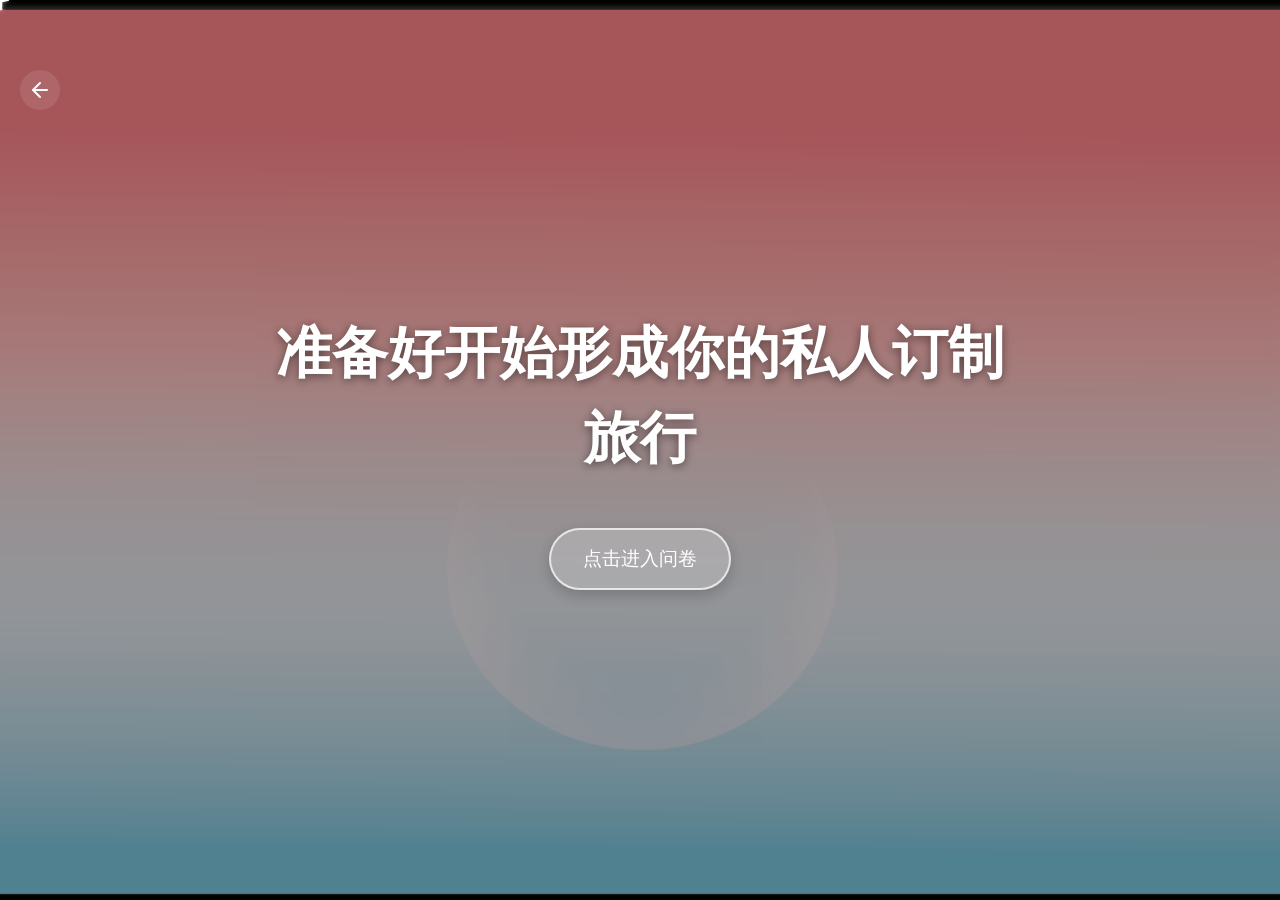
<file: create.html>
<!DOCTYPE html>
<html lang="en">
<head>
    <meta charset="UTF-8">
    <meta name="viewport" content="width=device-width, initial-scale=1.0">
    <title>Create Your Trip - DeepTrip</title>
    <link rel="stylesheet" href="css/style.css">
    <link rel="stylesheet" href="css/create.css">
    <link href="https://fonts.googleapis.com/css2?family=Poppins:wght@300;400;500;600;700&display=swap" rel="stylesheet">
    <link rel="stylesheet" href="css/airplane-cursor.css">
    <link rel="stylesheet" href="css/travel-guide-details.css">
    <link rel="stylesheet" href="css/travel-guide-journal-style.css">
</head>
<body class="create-page">
    <div class="fullscreen-bg"></div>
    
    <a href="index.html" class="back-nav">
        <svg width="24" height="24" viewBox="0 0 24 24" fill="none" xmlns="http://www.w3.org/2000/svg">
            <path d="M5 12H19" stroke="white" stroke-width="2" stroke-linecap="round" stroke-linejoin="round"/>
            <path d="M12 5L5 12L12 19" stroke="white" stroke-width="2" stroke-linecap="round" stroke-linejoin="round"/>
        </svg>
    </a>
    
    <!-- 欢迎屏幕 -->
    <div class="welcome-screen">
        <div class="welcome-content">
            <h1 class="welcome-title">准备好开始形成你的私人订制旅行</h1>
            <div class="enter-button">
                <button id="enter-questionnaire">点击进入问卷</button>
            </div>
        </div>
    </div>
    
    <!-- 新增目的地选择步骤 -->
    <div class="destination-selection-step" style="display: none;">
        <div class="destination-selection-content">
            <h2 class="destination-question">您已经确定目的地了吗？</h2>
            <div class="destination-options">
                <div class="destination-option" id="has-destination">
                    <div class="option-icon">🎯</div>
                    <div class="option-text">是的，我已确定目的地</div>
            </div>
                <div class="destination-option" id="no-destination">
                    <div class="option-icon">🌍</div>
                    <div class="option-text">不确定，需要推荐</div>
    </div>
            </div>
            <div class="destination-input-container" style="display: none;">
                <input type="text" id="destination-input" placeholder="请输入您的梦想目的地（如：巴黎、东京、纽约）✨" />
                <button id="destination-submit">开始旅程</button>
            </div>
        </div>
    </div>
    
    <main class="content">
        <div class="progress-container">
            <div class="progress-bar">
                <div class="progress-bar-fill"></div>
            </div>
            <div class="progress-text">1/8</div>
        </div>
        
        <div class="question-container">
            <!-- Question 1 - 旅行地点范围 -->
            <div class="question active" data-question-id="1">
                <h2 class="question-text">您希望去哪个地区旅行？</h2>
                <div class="options-grid">
                    <div class="question-option" data-value="domestic">
                        <div class="option-icon">🏡</div>
                        <div class="option-text">国内</div>
                    </div>
                    <div class="question-option" data-value="asia">
                        <div class="option-icon">🌏</div>
                        <div class="option-text">亚洲</div>
                    </div>
                    <div class="question-option" data-value="africa">
                        <div class="option-icon">🦁</div>
                        <div class="option-text">非洲</div>
                    </div>
                    <div class="question-option" data-value="europe">
                        <div class="option-icon">🏰</div>
                        <div class="option-text">欧洲</div>
                    </div>
                    <div class="question-option" data-value="america">
                        <div class="option-icon">🗽</div>
                        <div class="option-text">美洲</div>
                    </div>
                    <div class="question-option" data-value="oceania">
                        <div class="option-icon">🦘</div>
                        <div class="option-text">大洋洲</div>
                    </div>
                </div>
                <div class="question-navigation">
                    <button class="nav-button prev-button" disabled>上一题</button>
                    <button class="nav-button next-button" disabled>下一题</button>
                </div>
            </div>
            
            <!-- Question 2 - 地理特征 -->
            <div class="question" data-question-id="2">
                <h2 class="question-text">您喜欢什么地理特征的目的地？</h2>
                <div class="options-grid">
                    <div class="question-option" data-value="beach">
                        <div class="option-icon">🏖️</div>
                        <div class="option-text">海滩</div>
                    </div>
                    <div class="question-option" data-value="mountain">
                        <div class="option-icon">⛰️</div>
                        <div class="option-text">山脉</div>
                    </div>
                    <div class="question-option" data-value="city">
                        <div class="option-icon">🏙️</div>
                        <div class="option-text">城市</div>
                    </div>
                    <div class="question-option" data-value="countryside">
                        <div class="option-icon">🏞️</div>
                        <div class="option-text">乡村</div>
                    </div>
                </div>
                <div class="question-navigation">
                    <button class="nav-button prev-button">上一题</button>
                    <button class="nav-button next-button" disabled>下一题</button>
                </div>
            </div>
            
            <!-- Question 3 - 气候类型 -->
            <div class="question" data-question-id="3">
                <h2 class="question-text">您偏好什么气候类型？</h2>
                <div class="options-grid">
                    <div class="question-option" data-value="tropical">
                        <div class="option-icon">🌴</div>
                        <div class="option-text">热带</div>
                    </div>
                    <div class="question-option" data-value="temperate">
                        <div class="option-icon">🌤️</div>
                        <div class="option-text">温带</div>
                    </div>
                    <div class="question-option" data-value="cold">
                        <div class="option-icon">❄️</div>
                        <div class="option-text">寒冷</div>
                    </div>
                    <div class="question-option" data-value="any">
                        <div class="option-icon">🌍</div>
                        <div class="option-text">不限</div>
                    </div>
                </div>
                <div class="question-navigation">
                    <button class="nav-button prev-button">上一题</button>
                    <button class="nav-button next-button" disabled>下一题</button>
                </div>
            </div>
            
            <!-- Question 4 - 城市规模 -->
            <div class="question" data-question-id="4">
                <h2 class="question-text">您更喜欢什么规模的城市？</h2>
                <div class="options-grid">
                    <div class="question-option" data-value="metropolis">
                        <div class="option-icon">🌃</div>
                        <div class="option-text">大都市</div>
                    </div>
                    <div class="question-option" data-value="midsize">
                        <div class="option-icon">🏢</div>
                        <div class="option-text">中等城市</div>
                    </div>
                    <div class="question-option" data-value="town">
                        <div class="option-icon">🏘️</div>
                        <div class="option-text">小镇</div>
                    </div>
                    <div class="question-option" data-value="rural">
                        <div class="option-icon">🌾</div>
                        <div class="option-text">乡村地区</div>
                    </div>
                </div>
                <div class="question-navigation">
                    <button class="nav-button prev-button">上一题</button>
                    <button class="nav-button next-button" disabled>下一题</button>
                </div>
            </div>
            
            <!-- Question 5 - 旅行风格 -->
            <div class="question" data-question-id="5">
                <h2 class="question-text">您喜欢什么风格的旅行？</h2>
                <div class="options-grid">
                    <div class="question-option" data-value="adventure">
                        <div class="option-icon">🧗‍♂️</div>
                        <div class="option-text">冒险体验</div>
                    </div>
                    <div class="question-option" data-value="cultural">
                        <div class="option-icon">🏛️</div>
                        <div class="option-text">文化探索</div>
                    </div>
                    <div class="question-option" data-value="relaxation">
                        <div class="option-icon">🧘</div>
                        <div class="option-text">放松休闲</div>
                    </div>
                    <div class="question-option" data-value="foodie">
                        <div class="option-icon">🍽️</div>
                        <div class="option-text">美食之旅</div>
                    </div>
                </div>
                <div class="question-navigation">
                    <button class="nav-button prev-button">上一题</button>
                    <button class="nav-button next-button" disabled>下一题</button>
                </div>
            </div>
            
            <!-- Question 6 - 旅行时长 -->
            <div class="question" data-question-id="6">
                <h2 class="question-text">您计划旅行多长时间？</h2>
                <div class="options-grid">
                    <div class="question-option" data-value="weekend">
                        <div class="option-icon">2-3</div>
                        <div class="option-text">周末短途</div>
                    </div>
                    <div class="question-option" data-value="week">
                        <div class="option-icon">5-7</div>
                        <div class="option-text">一周左右</div>
                    </div>
                    <div class="question-option" data-value="twoweeks">
                        <div class="option-icon">10-14</div>
                        <div class="option-text">两周左右</div>
                    </div>
                    <div class="question-option" data-value="month">
                        <div class="option-icon">30+</div>
                        <div class="option-text">一个月以上</div>
                    </div>
                </div>
                <div class="question-navigation">
                    <button class="nav-button prev-button">上一题</button>
                    <button class="nav-button next-button" disabled>下一题</button>
                </div>
            </div>
            
            <!-- Question 7 - 预算水平 -->
            <div class="question" data-question-id="7">
                <h2 class="question-text">您的旅行预算是？</h2>
                <div class="options-grid">
                    <div class="question-option" data-value="budget">
                        <div class="option-icon">💰</div>
                        <div class="option-text">经济实惠</div>
                    </div>
                    <div class="question-option" data-value="moderate">
                        <div class="option-icon">💰💰</div>
                        <div class="option-text">中等预算</div>
                    </div>
                    <div class="question-option" data-value="luxury">
                        <div class="option-icon">💰💰💰</div>
                        <div class="option-text">豪华体验</div>
                    </div>
                    <div class="question-option" data-value="unlimited">
                        <div class="option-icon">💎</div>
                        <div class="option-text">不限预算</div>
                    </div>
                </div>
                <div class="question-navigation">
                    <button class="nav-button prev-button">上一题</button>
                    <button class="nav-button next-button" disabled>下一题</button>
                </div>
            </div>
            
            <!-- Question 8 - 旅伴 -->
            <div class="question" data-question-id="8">
                <h2 class="question-text">您与谁一起旅行？</h2>
                <div class="options-grid">
                    <div class="question-option" data-value="solo">
                        <div class="option-icon">🧍</div>
                        <div class="option-text">独自旅行</div>
                    </div>
                    <div class="question-option" data-value="couple">
                        <div class="option-icon">💑</div>
                        <div class="option-text">情侣出游</div>
                    </div>
                    <div class="question-option" data-value="friends">
                        <div class="option-icon">👫</div>
                        <div class="option-text">朋友结伴</div>
                    </div>
                    <div class="question-option" data-value="family">
                        <div class="option-icon">👨‍👩‍👧‍👦</div>
                        <div class="option-text">家庭旅行</div>
                    </div>
                </div>
                <div class="question-navigation">
                    <button class="nav-button prev-button">上一题</button>
                    <button class="nav-button next-button" disabled>完成</button>
                </div>
            </div>
        </div>
        
        <div class="loading-animation" style="display: none;">
            <div class="loading-text">Crafting your perfect journey...</div>
            <div class="particle-container">
                <div class="particle"></div>
                <div class="particle"></div>
                <div class="particle"></div>
                <div class="particle"></div>
                <div class="particle"></div>
                <div class="particle"></div>
                <div class="particle"></div>
                <div class="particle"></div>
                <div class="particle"></div>
                <div class="particle"></div>
                <div class="particle"></div>
                <div class="particle"></div>
            </div>
            
            <!-- Cute Travel Animation -->
            <div class="travel-animation-container">
                <div class="travel-scene">
                    <!-- Clouds -->
                    <div class="cloud cloud-1">☁️</div>
                    <div class="cloud cloud-2">☁️</div>
                    <div class="cloud cloud-3">☁️</div>
                    <div class="cloud cloud-4">☁️</div>
                    <div class="cloud cloud-5">☁️</div>
                    
                    <!-- Sun -->
                    <div class="sun">☀️</div>
                    
                    <!-- Landmarks -->
                    <div class="landmark eiffel-tower">🗼</div>
                    <div class="landmark statue-liberty">🗽</div>
                    <div class="landmark taj-mahal">🏯</div>
                    <div class="landmark great-wall">🏰</div>
                    <div class="landmark mountain">⛰️</div>
                    
                    <!-- Random elements -->
                    <div class="floating-item item1">✈️</div>
                    <div class="floating-item item2">🚗</div>
                    <div class="floating-item item3">🏝️</div>
                    <div class="floating-item item4">🚢</div>
                </div>
                
                <!-- Traveler character -->
                <div class="traveler-group">
                    <div class="traveler">🧳</div>
                    <div class="traveler-emoji">😊</div>
                </div>
            </div>
            
            <div class="loading-message" id="loading-message">Please wait while we explore the perfect destinations for you...</div>
        </div>
        
        <div class="results-container" style="display: none;">
            <!-- Results will be populated by JavaScript -->
        </div>
    </main>

    <!-- 旅行攻略详情模态框 -->
    <div class="travel-guide-overlay"></div>
    <div class="travel-guide-modal">
        <div class="travel-guide-header">
            <h2 class="travel-guide-title">旅行攻略</h2>
            <button class="travel-guide-close">×</button>
        </div>
        <div class="travel-guide-content">
            <div class="travel-guide-container">
                <!-- 攻略内容将由JavaScript动态生成 -->
            </div>
        </div>
    </div>

    <!-- 先加载主JS文件，确保函数定义在前 -->
    <script src="js/html2canvas.min.js"></script>
    <script src="js/main.js"></script>
    <script src="js/airplane-cursor.js"></script>
    <script src="js/falling-elements.js"></script>
    
    <!-- 添加一个全局变量存储问卷答案 -->
    <script>
        // 全局变量用于存储问卷答案，使其在整个页面中可用
        window.questionnaireAnswers = {};
    </script>
    
    <!-- 内联脚本，现在放在主JS文件之后，确保能访问其中的函数 -->
    <script>
        document.addEventListener('DOMContentLoaded', function() {
            console.log("DOM加载完成，初始化问卷");
            
            // 注意：initCreatePage函数在main.js中定义，已经包含了目的地选择步骤
            // 不要在这里重新定义问卷交互逻辑，避免与main.js中的代码冲突
            
            // 移除这里的欢迎屏幕处理逻辑，让main.js中的代码处理
            // 下面的函数定义将被main.js中的相应函数覆盖
            
            // 以下代码仅用于确保main.js中的函数可用
            if (typeof initCreatePage !== 'function') {
                console.error('initCreatePage函数未在main.js中定义，问卷可能无法正常工作');
            }
        });
    </script>
</body>
</html>
</file>
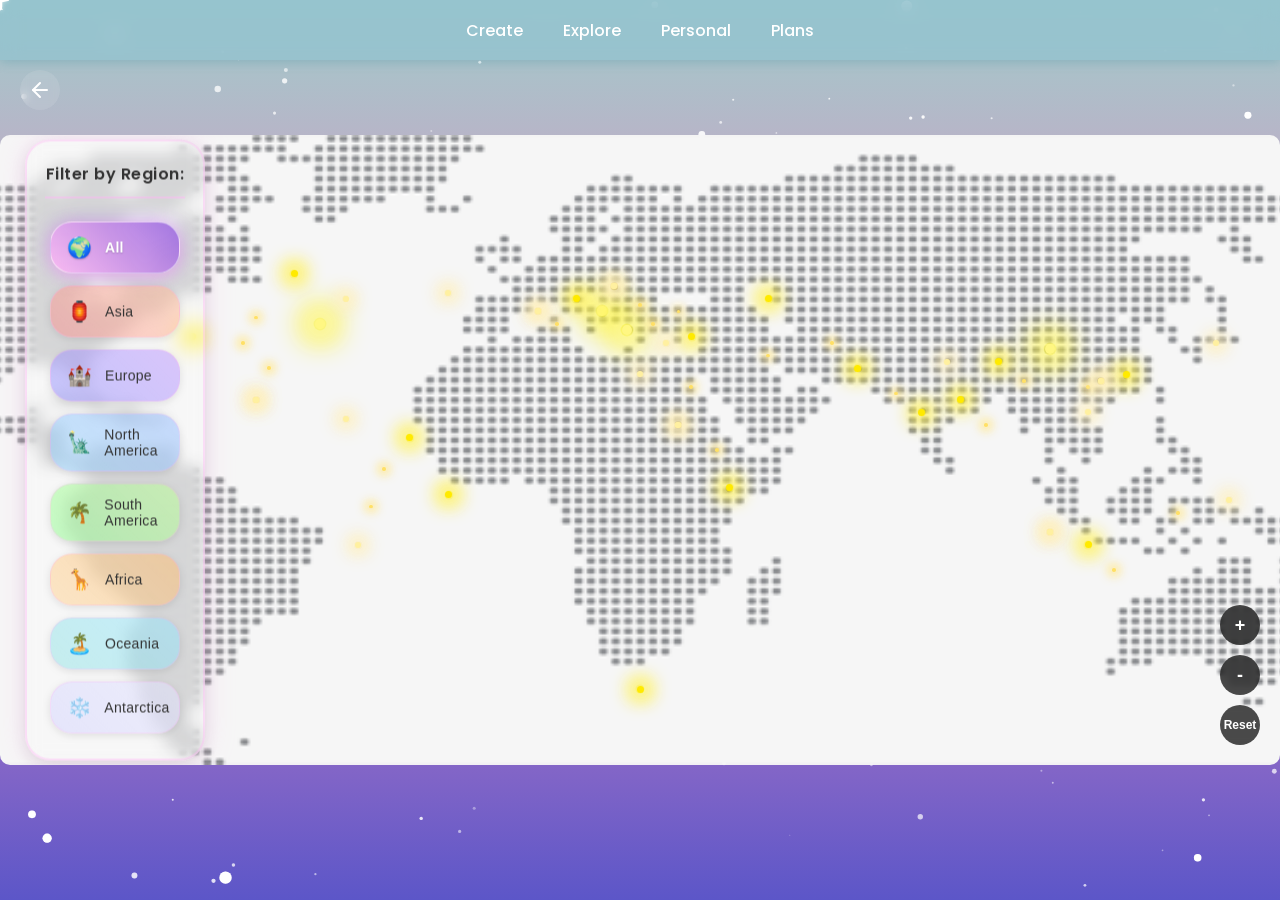
<file: explore.html>
<!DOCTYPE html>
<html lang="en">
<head>
    <meta charset="UTF-8">
    <meta name="viewport" content="width=device-width, initial-scale=1.0">
    <title>Explore - DeepTrip</title>
    <link rel="stylesheet" href="css/style.css">
    <link rel="stylesheet" href="css/explore.css">
    <link href="https://fonts.googleapis.com/css2?family=Poppins:wght@300;400;500;600;700&display=swap" rel="stylesheet">
    <link rel="stylesheet" href="css/airplane-cursor.css">
    <link rel="stylesheet" href="css/travel-guide-journal-style.css">
    <style>
        /* Override the existing point-dot styles to create star shapes */
        .point-dot {
            width: 7px !important;
            height: 7px !important;
            background-color: #FFEA00 !important;
            border-radius: 50% !important;
            position: relative;
            display: inline-block;
            margin: 0;
            box-shadow: 0 0 18px 8px rgba(255, 235, 0, 0.95) !important;
            border: none !important;
            transform: none !important;
            filter: none !important;
            z-index: 10 !important;
        }
        
        .point-dot:before, .point-dot:after {
            display: none !important;
        }
        
        /* Preserve hover effects while changing colors */
        .map-point:hover .point-dot {
            background-color: #FFF200 !important;
            box-shadow: 0 0 25px 12px rgba(255, 242, 0, 1) !important;
            transform: scale(1.3) !important;
        }
        
        /* Adjust the world map background */
        .world-map {
            background-image: url('../img/world map.png') !important;
            background-size: cover;
            background-position: center;
            position: relative;
        }
        
        /* Remove dark overlay, stars directly on map */
        .world-map:before {
            display: none;
        }
        
        /* Remove all background stars */
        .world-map:after {
            display: none !important;
        }
        
        /* Ensure map points appear above the overlay */
        .map-point {
            z-index: 300 !important;
            position: absolute;
            cursor: pointer;
            transform: translate(-50%, -50%);
            transition: all 0.3s ease;
            pointer-events: auto;
        }
        
        .map-point:hover {
            z-index: 310 !important;
            transform: translate(-50%, -50%) scale(1.3);
        }
        
        /* Enhanced twinkling animation for stars */
        @keyframes twinkle {
            0% { opacity: 0.7; transform: scale(0.9); }
            50% { opacity: 1; transform: scale(1.1); }
            100% { opacity: 0.7; transform: scale(0.9); }
        }
        
        .map-point .point-dot {
            animation: twinkle 3s infinite !important;
        }
        
        /* Stagger the animation timing for each star */
        .map-point:nth-child(2n) .point-dot {
            animation-delay: 0.5s !important;
        }
        
        .map-point:nth-child(3n) .point-dot {
            animation-delay: 1s !important;
        }
        
        .map-point:nth-child(5n) .point-dot {
            animation-delay: 1.5s !important;
        }
        
        .map-point:nth-child(7n) .point-dot {
            animation-delay: 2s !important;
        }
        
        /* Make point labels visible */
        .point-label {
            position: absolute;
            top: 100%;
            left: 50%;
            transform: translateX(-50%);
            background-color: rgba(0, 0, 0, 0.8);
            color: white;
            padding: 3px 10px;
            border-radius: 4px;
            font-size: 13px;
            font-weight: 500;
            white-space: nowrap;
            transition: opacity 0.3s ease;
            opacity: 0;
            z-index: 6;
            margin-top: 10px;
            text-shadow: 0 1px 2px rgba(0, 0, 0, 0.8);
        }
        
        .map-point:hover .point-label {
            opacity: 1;
        }
        
        /* Adjust star size based on region importance */
        .map-point[data-id="1"] .point-dot,  /* Paris */
        .map-point[data-id="2"] .point-dot,  /* Tokyo */
        .map-point[data-id="3"] .point-dot,  /* New York */
        .map-point[data-id="7"] .point-dot { /* Rome */
            /* Larger stars for major destinations */
            width: 10px !important;
            height: 10px !important;
            box-shadow: 0 0 30px 12px rgba(255, 242, 0, 1) !important;
            background-color: #FFF782 !important;
            z-index: 15 !important;
        }
        
        /* Extra glow effect for all destination points to make them stand out more */
        .point-dot::after {
            content: "";
            display: block !important;
            position: absolute;
            top: 50%;
            left: 50%;
            transform: translate(-50%, -50%);
            width: 130%;
            height: 130%;
            border-radius: 50%;
            background: transparent;
            box-shadow: 0 0 15px 8px rgba(255, 255, 255, 0.5);
            z-index: -1;
            animation: pulse 2s infinite alternate;
        }
        
        @keyframes pulse {
            0% { transform: translate(-50%, -50%) scale(0.9); }
            100% { transform: translate(-50%, -50%) scale(1.1); }
        }
        
        /* Map zoom and pan styles */
        .world-map-container {
            position: relative;
            overflow: hidden;
            width: 100%;
            height: 70vh;
            margin: 0 auto;
            border-radius: 10px;
        }
        
        .world-map {
            width: 100%;
            height: 100%;
            transform-origin: center center;
            transition: transform 0.2s ease-out;
            will-change: transform;
            position: relative;
        }
        
        .map-controls {
            position: absolute;
            right: 20px;
            bottom: 20px;
            z-index: 100;
            display: flex;
            flex-direction: column;
            gap: 10px;
        }
        
        .map-controls button {
            width: 40px;
            height: 40px;
            border-radius: 50%;
            background-color: rgba(0, 0, 0, 0.7);
            color: white;
            border: none;
            font-size: 18px;
            cursor: pointer;
            display: flex;
            justify-content: center;
            align-items: center;
            transition: background-color 0.3s ease;
        }
        
        .map-controls button:hover {
            background-color: rgba(0, 0, 0, 0.9);
        }
        
        .map-filters {
            position: absolute;
            left: 25px;
            top: 50%;
            transform: translateY(-50%);
            z-index: 100;
            background-color: rgba(255, 255, 255, 0.15);
            padding: 20px 18px;
            border-radius: 25px;
            color: #333;
            max-width: 180px;
            box-shadow: 0 5px 15px rgba(0, 0, 0, 0.1), 0 0 30px rgba(255, 182, 245, 0.3);
            border: 2px solid rgba(255, 182, 245, 0.4);
            backdrop-filter: blur(8px);
        }
        
        .filter-label {
            margin-bottom: 18px;
            font-size: 16px;
            font-weight: 600;
            text-align: center;
            border-bottom: 2px solid rgba(255, 182, 245, 0.5);
            padding-bottom: 10px;
            color: #333;
            letter-spacing: 0.5px;
            text-shadow: none;
        }
        
        .filter-options {
            display: flex;
            flex-direction: column;
            gap: 12px;
            padding: 5px;
        }
        
        .filter-btn {
            background-color: rgba(255, 255, 255, 0.3);
            border: none;
            padding: 12px 16px;
            border-radius: 22px;
            color: #333;
            cursor: pointer;
            font-size: 14px;
            font-weight: 500;
            transition: all 0.4s cubic-bezier(0.175, 0.885, 0.32, 1.275);
            text-align: left;
            width: 100%;
            display: flex;
            align-items: center;
            box-shadow: 0 2px 8px rgba(0, 0, 0, 0.1);
            position: relative;
            overflow: hidden;
            letter-spacing: 0.3px;
            border: 1px solid rgba(255, 182, 245, 0.3);
        }
        
        .filter-btn::after {
            content: "";
            position: absolute;
            top: 0;
            left: 0;
            width: 100%;
            height: 100%;
            background: linear-gradient(45deg, rgba(255, 255, 255, 0.05), rgba(255, 255, 255, 0.2));
            z-index: -1;
        }
        
        .filter-btn::before {
            content: "";
            display: inline-block;
            width: 26px;
            height: 26px;
            margin-right: 12px;
            text-align: center;
            line-height: 26px;
            transition: transform 0.3s ease;
        }
        
        .filter-btn:hover {
            background-color: rgba(255, 255, 255, 0.25);
            transform: translateY(-3px) scale(1.05);
            box-shadow: 0 5px 15px rgba(0, 0, 0, 0.3), 0 0 10px rgba(255, 182, 245, 0.3);
            border-color: rgba(255, 255, 255, 0.3);
        }
        
        .filter-btn:hover::before {
            transform: scale(1.2) rotate(10deg);
        }
        
        .filter-btn.active {
            background-color: rgba(255, 182, 245, 0.7);
            color: white;
            font-weight: 600;
            box-shadow: 0 4px 12px rgba(255, 182, 245, 0.6), 0 0 20px rgba(255, 182, 245, 0.3);
            text-shadow: 0 1px 2px rgba(0, 0, 0, 0.2);
            border-color: rgba(255, 255, 255, 0.5);
        }
        
        /* 为每个地区添加不同颜色和图标 */
        .filter-btn[data-region="all"]::before {
            content: "🌍";
            font-size: 20px;
        }
        
        .filter-btn[data-region="Asia"]::before {
            content: "🏮";
            font-size: 20px;
        }
        
        .filter-btn[data-region="Europe"]::before {
            content: "🏰";
            font-size: 20px;
        }
        
        .filter-btn[data-region="North America"]::before {
            content: "🗽";
            font-size: 20px;
        }
        
        .filter-btn[data-region="South America"]::before {
            content: "🌴";
            font-size: 20px;
        }
        
        .filter-btn[data-region="Africa"]::before {
            content: "🦒";
            font-size: 20px;
        }
        
        .filter-btn[data-region="Oceania"]::before {
            content: "🏝️";
            font-size: 20px;
        }
        
        .filter-btn[data-region="Antarctica"]::before {
            content: "❄️";
            font-size: 20px;
        }
        
        /* 为每个按钮添加更明亮的渐变背景 */
        .filter-btn[data-region="all"] {
            background: linear-gradient(45deg, rgba(255, 182, 245, 0.4), rgba(147, 96, 220, 0.4));
        }
        
        .filter-btn[data-region="Asia"] {
            background: linear-gradient(45deg, rgba(255, 120, 120, 0.4), rgba(255, 170, 120, 0.4));
        }
        
        .filter-btn[data-region="Europe"] {
            background: linear-gradient(45deg, rgba(120, 120, 255, 0.4), rgba(170, 120, 255, 0.4));
        }
        
        .filter-btn[data-region="North America"] {
            background: linear-gradient(45deg, rgba(120, 200, 255, 0.4), rgba(120, 170, 255, 0.4));
        }
        
        .filter-btn[data-region="South America"] {
            background: linear-gradient(45deg, rgba(120, 255, 120, 0.4), rgba(170, 255, 120, 0.4));
        }
        
        .filter-btn[data-region="Africa"] {
            background: linear-gradient(45deg, rgba(255, 200, 120, 0.4), rgba(255, 170, 70, 0.4));
        }
        
        .filter-btn[data-region="Oceania"] {
            background: linear-gradient(45deg, rgba(120, 220, 220, 0.4), rgba(120, 220, 255, 0.4));
        }
        
        .filter-btn[data-region="Antarctica"] {
            background: linear-gradient(45deg, rgba(200, 200, 255, 0.4), rgba(220, 220, 255, 0.4));
        }
        
        /* 激活状态使用更鲜艳的颜色和发光效果 */
        .filter-btn[data-region="all"].active {
            background: linear-gradient(45deg, rgba(255, 182, 245, 0.85), rgba(147, 96, 220, 0.85));
            box-shadow: 0 4px 15px rgba(255, 182, 245, 0.6), 0 0 20px rgba(147, 96, 220, 0.5);
        }
        
        .filter-btn[data-region="Asia"].active {
            background: linear-gradient(45deg, rgba(255, 120, 120, 0.85), rgba(255, 170, 120, 0.85));
            box-shadow: 0 4px 15px rgba(255, 120, 120, 0.6), 0 0 20px rgba(255, 170, 120, 0.5);
        }
        
        .filter-btn[data-region="Europe"].active {
            background: linear-gradient(45deg, rgba(120, 120, 255, 0.85), rgba(170, 120, 255, 0.85));
            box-shadow: 0 4px 15px rgba(120, 120, 255, 0.6), 0 0 20px rgba(170, 120, 255, 0.5);
        }
        
        .filter-btn[data-region="North America"].active {
            background: linear-gradient(45deg, rgba(120, 200, 255, 0.85), rgba(120, 170, 255, 0.85));
            box-shadow: 0 4px 15px rgba(120, 200, 255, 0.6), 0 0 20px rgba(120, 170, 255, 0.5);
        }
        
        .filter-btn[data-region="South America"].active {
            background: linear-gradient(45deg, rgba(120, 255, 120, 0.85), rgba(170, 255, 120, 0.85));
            box-shadow: 0 4px 15px rgba(120, 255, 120, 0.6), 0 0 20px rgba(170, 255, 120, 0.5);
        }
        
        .filter-btn[data-region="Africa"].active {
            background: linear-gradient(45deg, rgba(255, 200, 120, 0.85), rgba(255, 170, 70, 0.85));
            box-shadow: 0 4px 15px rgba(255, 200, 120, 0.6), 0 0 20px rgba(255, 170, 70, 0.5);
        }
        
        .filter-btn[data-region="Oceania"].active {
            background: linear-gradient(45deg, rgba(120, 220, 220, 0.85), rgba(120, 220, 255, 0.85));
            box-shadow: 0 4px 15px rgba(120, 220, 220, 0.6), 0 0 20px rgba(120, 220, 255, 0.5);
        }
        
        .filter-btn[data-region="Antarctica"].active {
            background: linear-gradient(45deg, rgba(200, 200, 255, 0.85), rgba(220, 220, 255, 0.85));
            box-shadow: 0 4px 15px rgba(200, 200, 255, 0.6), 0 0 20px rgba(220, 220, 255, 0.5);
        }
        
        /* Mobile styles to move the filters from left to bottom */
        @media (max-width: 768px) {
            .map-filters {
                position: fixed;
                left: 0;
                top: auto;
                bottom: 0;
                transform: none;
                width: 100%;
                max-width: 100%;
                border-radius: 20px 20px 0 0;
                padding: 12px 15px;
                background-color: rgba(255, 255, 255, 0.9);
                backdrop-filter: blur(10px);
                box-shadow: 0 -5px 20px rgba(0, 0, 0, 0.2);
                border-left: none;
                border-right: none;
                border-bottom: none;
                z-index: 200;
                pointer-events: auto;
            }
            
            /* Reposition map controls on mobile so they're not blocked by filters */
            .map-controls {
                bottom: auto;
                top: 20px;
                right: 20px;
                z-index: 250;
                pointer-events: auto;
            }
            
            /* Ensure world map container passes through touch events to map points */
            .world-map-container {
                height: calc(100vh - 200px);
                pointer-events: auto;
            }
            
            .world-map {
                pointer-events: auto;
            }
            
            /* Make sure point dots are clickable */
            .point-dot {
                pointer-events: auto;
            }
            
            .filter-label {
                margin-bottom: 10px;
                font-size: 14px;
                padding-bottom: 5px;
            }
            
            .filter-options {
                display: flex;
                flex-direction: row;
                flex-wrap: wrap;
                gap: 6px;
                justify-content: center;
            }
            
            .filter-btn {
                width: auto;
                padding: 8px 12px;
                font-size: 12px;
                flex: 0 0 auto;
            }
            
            .filter-btn::before {
                width: 20px;
                height: 20px;
                margin-right: 6px;
                font-size: 16px;
            }
        }
        
        /* 梦幻明信片风格的目的地详情模态窗口 */
        .destination-modal {
            position: fixed;
            top: 50%;
            left: 50%;
            transform: translate(-50%, -50%) rotate(0.5deg);
            width: 80%;
            max-width: 700px;
            background-color: #fff9fb;
            border: 2px solid #ecc6ff;
            border-radius: 12px;
            box-shadow: 0 10px 35px rgba(147, 96, 220, 0.3), 0 2px 10px rgba(255, 182, 245, 0.5);
            z-index: 1000;
            opacity: 0;
            pointer-events: none;
            transition: all 0.3s ease;
            overflow: hidden;
            color: #333;
            background-image: url('data:image/svg+xml;utf8,<svg xmlns="http://www.w3.org/2000/svg" width="100" height="100" viewBox="0 0 100 100" fill="none"><path d="M15 15L85 85M15 85L85 15" stroke="%23f9e0ff" stroke-width="0.5"/></svg>');
            background-size: 20px 20px;
        }
        
        .destination-modal.active {
            opacity: 1;
            pointer-events: auto;
            transform: translate(-50%, -50%) rotate(0.5deg);
        }
        
        /* 邮票装饰效果 */
        .modal-header {
            position: relative;
            display: flex;
            justify-content: space-between;
            align-items: center;
            padding: 20px 25px;
            background: linear-gradient(135deg, #ffe6fa, #f3c4ff);
            color: #333;
            border-bottom: 2px solid #ecc6ff;
        }
        
        .modal-header::after {
            content: "";
            position: absolute;
            top: 10px;
            right: 20px;
            width: 60px;
            height: 70px;
            background-image: url('data:image/svg+xml;utf8,<svg xmlns="http://www.w3.org/2000/svg" viewBox="0 0 60 70"><rect x="0" y="0" width="60" height="70" fill="none" stroke="%23cc88ff" stroke-width="2" stroke-dasharray="5,3" /><circle cx="30" cy="35" r="20" fill="none" stroke="%23cc88ff" stroke-width="1" /><path d="M20,25 Q30,15 40,25 Q50,35 40,45 Q30,55 20,45 Q10,35 20,25" fill="none" stroke="%23cc88ff" stroke-width="1" /><path d="M25,28 L35,42 M35,28 L25,42" stroke="%23cc88ff" stroke-width="0.5" /></svg>');
            background-size: contain;
            background-repeat: no-repeat;
            z-index: 1;
        }
        
        /* 邮戳效果 */
        .modal-header::before {
            content: "DREAMLAND";
            position: absolute;
            top: 15px;
            left: 85px;
            font-family: 'Courier New', monospace;
            font-size: 12px;
            color: #a359dd;
            transform: rotate(-5deg);
            opacity: 0.7;
            text-transform: uppercase;
            letter-spacing: 1px;
        }
        
        .modal-title {
            position: relative;
            font-size: 28px;
            font-weight: 600;
            margin: 0;
            color: #7f41cc;
            font-family: 'Brush Script MT', cursive;
            z-index: 2;
            text-shadow: 1px 1px 3px rgba(255, 182, 245, 0.8);
        }
        
        .modal-close {
            background: none;
            border: none;
            color: #7f41cc;
            font-size: 26px;
            cursor: pointer;
            padding: 0;
            margin: 0;
            width: 30px;
            height: 30px;
            display: flex;
            justify-content: center;
            align-items: center;
            border-radius: 50%;
            transition: background-color 0.2s;
            z-index: 2;
        }
        
        .modal-close:hover {
            background-color: rgba(255, 182, 245, 0.3);
        }
        
        .modal-content {
            padding: 25px;
            max-height: 60vh;
            overflow-y: auto;
        }
        
        .destination-image {
            width: 100%;
            height: 220px;
            background-size: cover;
            background-position: center;
            border: 3px solid #fff;
            border-radius: 8px;
            margin-bottom: 20px;
            box-shadow: 0 5px 15px rgba(147, 96, 220, 0.2);
            position: relative;
        }
        
        /* 梦幻滤镜效果 */
        .destination-image::after {
            content: "";
            position: absolute;
            top: 0;
            left: 0;
            width: 100%;
            height: 100%;
            background: linear-gradient(120deg, rgba(255, 230, 250, 0.2), rgba(147, 96, 220, 0.2));
            z-index: 1;
            border-radius: 5px;
        }
        
        .destination-info h4 {
            font-size: 18px;
            margin: 20px 0 10px;
            color: #7f41cc;
            border-bottom: 1px solid #ecc6ff;
            padding-bottom: 8px;
            font-family: 'Georgia', serif;
        }
        
        .destination-info p {
            color: #555;
            line-height: 1.6;
            margin-bottom: 15px;
            font-family: 'Georgia', serif;
        }
        
        .highlights-list {
            padding-left: 20px;
            margin-bottom: 20px;
        }
        
        .highlights-list li {
            margin-bottom: 8px;
            color: #555;
            font-family: 'Georgia', serif;
        }
        
        .destination-facts {
            display: flex;
            flex-wrap: wrap;
            background-color: #faf0ff;
            border-radius: 8px;
            padding: 15px;
            margin-top: 20px;
            border: 1px solid #ecc6ff;
        }
        
        .fact {
            flex: 1 0 30%;
            min-width: 150px;
            margin-bottom: 10px;
        }
        
        .fact-label {
            font-weight: 600;
            color: #7f41cc;
            display: block;
            font-size: 14px;
        }
        
        .fact-value {
            color: #555;
        }
        
        .modal-footer {
            padding: 20px 25px;
            display: flex;
            justify-content: flex-end;
            gap: 12px;
            border-top: 2px solid #ecc6ff;
            background-color: #faf0ff;
        }
        
        .modal-footer button {
            padding: 10px 16px;
            border: none;
            border-radius: 25px;
            font-weight: 500;
            cursor: pointer;
            transition: all 0.2s ease;
        }
        
        .btn-primary {
            background-color: #b27aff;
            color: white;
            box-shadow: 0 2px 8px rgba(178, 122, 255, 0.4);
        }
        
        .btn-primary:hover {
            background-color: #9d5aff;
            transform: translateY(-2px);
            box-shadow: 0 4px 12px rgba(178, 122, 255, 0.6);
        }
        
        .btn-accent {
            background-color: #ff9be5;
            color: white;
            box-shadow: 0 2px 8px rgba(255, 155, 229, 0.4);
        }
        
        .btn-accent:hover {
            background-color: #ff7ad9;
            transform: translateY(-2px);
            box-shadow: 0 4px 12px rgba(255, 155, 229, 0.6);
        }
        
        .btn-secondary {
            background-color: #e5e0ee;
            color: #7f41cc;
            box-shadow: 0 2px 8px rgba(229, 224, 238, 0.4);
        }
        
        .btn-secondary:hover {
            background-color: #d4cbe0;
            transform: translateY(-2px);
            box-shadow: 0 4px 12px rgba(229, 224, 238, 0.6);
        }
        
        .modal-overlay {
            position: fixed;
            top: 0;
            left: 0;
            width: 100%;
            height: 100%;
            background-color: rgba(147, 96, 220, 0.3);
            backdrop-filter: blur(3px);
            z-index: 999;
            opacity: 0;
            pointer-events: none;
            transition: opacity 0.3s ease;
        }
        
        .modal-overlay.active {
            opacity: 1;
            pointer-events: auto;
        }
        
        /* 小型地点星星样式 */
        .map-point.small-point .point-dot {
            width: 3.5px !important;
            height: 3.5px !important;
            background-color: #FFE066 !important;
            box-shadow: 0 0 10px 4px rgba(255, 224, 102, 0.8) !important;
            z-index: 5 !important;
        }
        
        .map-point.small-point:hover .point-dot {
            background-color: #FFD700 !important;
            box-shadow: 0 0 15px 6px rgba(255, 215, 0, 0.9) !important;
            transform: scale(1.4) !important;
        }
        
        .map-point.small-point .point-label {
            font-size: 11px;
            padding: 2px 6px;
        }
        
        .map-point.small-point .point-dot::after {
            width: 120%;
            height: 120%;
            box-shadow: 0 0 8px 4px rgba(255, 255, 255, 0.4);
            animation: pulse 2.5s infinite alternate;
        }
        
        /* 中型地点星星样式 */
        .map-point.medium-point .point-dot {
            width: 6px !important;
            height: 6px !important;
            background-color: #FFF0A0 !important;
            box-shadow: 0 0 16px 6px rgba(255, 230, 140, 0.9) !important;
            z-index: 8 !important;
        }
        
        .map-point.medium-point:hover .point-dot {
            background-color: #FFEA00 !important;
            box-shadow: 0 0 20px 8px rgba(255, 234, 0, 0.95) !important;
            transform: scale(1.5) !important;
        }
        
        .map-point.medium-point .point-label {
            font-size: 12px;
            padding: 2px 8px;
        }
        
        .map-point.medium-point .point-dot::after {
            width: 125%;
            height: 125%;
            box-shadow: 0 0 12px 6px rgba(255, 255, 255, 0.45);
            animation: pulse 2.3s infinite alternate;
        }
        
        /* 修复移动端地图交互 */
        @media (max-width: 768px) {
            /* 提高地图点的z-index和确保触摸事件可用 */
            .map-point, 
            .point-dot,
            .point-label {
                z-index: 1000 !important;
                pointer-events: auto !important;
                touch-action: auto !important;
            }
            
            /* 确保地图容器不阻止触摸事件 */
            .world-map-container,
            .world-map {
                pointer-events: auto !important;
                touch-action: manipulation !important;
            }
            
            /* 确保底部的过滤器不会拦截地图点的触摸事件 */
            .map-filters {
                pointer-events: auto !important;
                touch-action: auto !important;
            }
            
            /* 确保地图点在触摸时响应 */
            .map-point:active .point-dot {
                background-color: #FFF200 !important;
                box-shadow: 0 0 25px 12px rgba(255, 242, 0, 1) !important;
                transform: scale(1.3) !important;
            }
            
            /* 确保标签在触摸时显示 */
            .map-point:active .point-label {
                opacity: 1 !important;
            }
        }
    </style>
</head>
<body class="explore-page">
    <div class="fullscreen-bg"></div>
    
    <nav class="side-nav">
        <ul>
            <li><a href="create.html" class="nav-item">Create</a></li>
            <li><a href="explore.html" class="nav-item">Explore</a></li>
            <li><a href="personal.html" class="nav-item">Personal</a></li>
            <li><a href="plans.html" class="nav-item">Plans</a></li>
        </ul>
    </nav>
    
    <a href="index.html" class="back-nav">
        <svg width="24" height="24" viewBox="0 0 24 24" fill="none" xmlns="http://www.w3.org/2000/svg">
            <path d="M5 12H19" stroke="white" stroke-width="2" stroke-linecap="round" stroke-linejoin="round"/>
            <path d="M12 5L5 12L12 19" stroke="white" stroke-width="2" stroke-linecap="round" stroke-linejoin="round"/>
        </svg>
    </a>
    
    <main class="content" style="padding-top: 60px; height: calc(100vh - 60px);">
        <div class="world-map-container">
            <div class="world-map">
                <!-- Map points for different destinations -->
                <div class="map-point" data-id="1" data-region="Europe" style="top: 28%; left: 47%;">
                    <div class="point-dot"></div>
                    <div class="point-label">Paris</div>
                </div>
                <div class="map-point" data-id="2" data-region="Asia" style="top: 34%; left: 82%;">
                    <div class="point-dot"></div>
                    <div class="point-label">Tokyo</div>
                </div>
                <div class="map-point" data-id="3" data-region="North America" style="top: 30%; left: 25%;">
                    <div class="point-dot"></div>
                    <div class="point-label">New York</div>
                </div>
                <div class="map-point" data-id="4" data-region="Oceania" style="top: 65%; left: 85%;">
                    <div class="point-dot"></div>
                    <div class="point-label">Sydney</div>
                </div>
                <div class="map-point" data-id="5" data-region="Africa" style="top: 32%; left: 54%;">
                    <div class="point-dot"></div>
                    <div class="point-label">Cairo</div>
                </div>
                <div class="map-point" data-id="6" data-region="South America" style="top: 57%; left: 35%;">
                    <div class="point-dot"></div>
                    <div class="point-label">Rio</div>
                </div>
                <div class="map-point" data-id="7" data-region="Europe" style="top: 31%; left: 49%;">
                    <div class="point-dot"></div>
                    <div class="point-label">Rome</div>
                </div>
                <div class="map-point" data-id="8" data-region="Europe" style="top: 26%; left: 45%;">
                    <div class="point-dot"></div>
                    <div class="point-label">London</div>
                </div>
                <div class="map-point" data-id="9" data-region="Asia" style="top: 42%; left: 75%;">
                    <div class="point-dot"></div>
                    <div class="point-label">Bangkok</div>
                </div>
                <div class="map-point" data-id="10" data-region="North America" style="top: 32%; left: 15%;">
                    <div class="point-dot"></div>
                    <div class="point-label">Los Angeles</div>
                </div>
                <!-- Adding more destinations to better cover the world map -->
                <div class="map-point" data-id="11" data-region="Asia" style="top: 44%; left: 72%;">
                    <div class="point-dot"></div>
                    <div class="point-label">Mumbai</div>
                </div>
                <div class="map-point" data-id="12" data-region="Europe" style="top: 26%; left: 60%;">
                    <div class="point-dot"></div>
                    <div class="point-label">Moscow</div>
                </div>
                <div class="map-point" data-id="13" data-region="Africa" style="top: 56%; left: 57%;">
                    <div class="point-dot"></div>
                    <div class="point-label">Cape Town</div>
                </div>
                <div class="map-point" data-id="14" data-region="Asia" style="top: 38%; left: 88%;">
                    <div class="point-dot"></div>
                    <div class="point-label">Seoul</div>
                </div>
                <div class="map-point" data-id="15" data-region="South America" style="top: 48%; left: 32%;">
                    <div class="point-dot"></div>
                    <div class="point-label">São Paulo</div>
                </div>
                <div class="map-point" data-id="16" data-region="Asia" style="top: 37%; left: 67%;">
                    <div class="point-dot"></div>
                    <div class="point-label">Dubai</div>
                </div>
                <div class="map-point" data-id="17" data-region="North America" style="top: 22%; left: 23%;">
                    <div class="point-dot"></div>
                    <div class="point-label">Toronto</div>
                </div>
                <div class="map-point" data-id="18" data-region="Asia" style="top: 36%; left: 78%;">
                    <div class="point-dot"></div>
                    <div class="point-label">Shanghai</div>
                </div>
                <!-- 添加南极洲目的地 -->
                <div class="map-point" data-id="19" data-region="Antarctica" style="top: 88%; left: 50%;">
                    <div class="point-dot"></div>
                    <div class="point-label">McMurdo Station</div>
                </div>
                
                <!-- 添加小型地点星星 -->
                <!-- 欧洲小型地点 -->
                <div class="map-point small-point" data-id="20" data-region="Europe" style="top: 30%; left: 51%;">
                    <div class="point-dot"></div>
                    <div class="point-label">Venice</div>
                </div>
                <div class="map-point small-point" data-id="21" data-region="Europe" style="top: 27%; left: 50%;">
                    <div class="point-dot"></div>
                    <div class="point-label">Amsterdam</div>
                </div>
                <div class="map-point small-point" data-id="22" data-region="Europe" style="top: 30%; left: 43.5%;">
                    <div class="point-dot"></div>
                    <div class="point-label">Barcelona</div>
                </div>
                <div class="map-point small-point" data-id="23" data-region="Europe" style="top: 28%; left: 53%;">
                    <div class="point-dot"></div>
                    <div class="point-label">Prague</div>
                </div>
                
                <!-- 亚洲小型地点 -->
                <div class="map-point small-point" data-id="24" data-region="Asia" style="top: 40%; left: 85%;">
                    <div class="point-dot"></div>
                    <div class="point-label">Kyoto</div>
                </div>
                <div class="map-point small-point" data-id="25" data-region="Asia" style="top: 46%; left: 77%;">
                    <div class="point-dot"></div>
                    <div class="point-label">Phuket</div>
                </div>
                <div class="map-point small-point" data-id="26" data-region="Asia" style="top: 41%; left: 70%;">
                    <div class="point-dot"></div>
                    <div class="point-label">Kathmandu</div>
                </div>
                <div class="map-point small-point" data-id="27" data-region="Asia" style="top: 39%; left: 80%;">
                    <div class="point-dot"></div>
                    <div class="point-label">Hong Kong</div>
                </div>
                
                <!-- 北美洲小型地点 -->
                <div class="map-point small-point" data-id="28" data-region="North America" style="top: 33%; left: 19%;">
                    <div class="point-dot"></div>
                    <div class="point-label">San Francisco</div>
                </div>
                <div class="map-point small-point" data-id="29" data-region="North America" style="top: 29%; left: 20%;">
                    <div class="point-dot"></div>
                    <div class="point-label">Chicago</div>
                </div>
                <div class="map-point small-point" data-id="30" data-region="North America" style="top: 37%; left: 21%;">
                    <div class="point-dot"></div>
                    <div class="point-label">Cancun</div>
                </div>
                
                <!-- 南美洲小型地点 -->
                <div class="map-point small-point" data-id="31" data-region="South America" style="top: 53%; left: 30%;">
                    <div class="point-dot"></div>
                    <div class="point-label">Cusco</div>
                </div>
                <div class="map-point small-point" data-id="32" data-region="South America" style="top: 59%; left: 29%;">
                    <div class="point-dot"></div>
                    <div class="point-label">Santiago</div>
                </div>
                
                <!-- 非洲小型地点 -->
                <div class="map-point small-point" data-id="33" data-region="Africa" style="top: 40%; left: 54%;">
                    <div class="point-dot"></div>
                    <div class="point-label">Marrakech</div>
                </div>
                <div class="map-point small-point" data-id="34" data-region="Africa" style="top: 50%; left: 56%;">
                    <div class="point-dot"></div>
                    <div class="point-label">Nairobi</div>
                </div>
                
                <!-- 大洋洲小型地点 -->
                <div class="map-point small-point" data-id="35" data-region="Oceania" style="top: 69%; left: 87%;">
                    <div class="point-dot"></div>
                    <div class="point-label">Auckland</div>
                </div>
                <div class="map-point small-point" data-id="36" data-region="Oceania" style="top: 60%; left: 92%;">
                    <div class="point-dot"></div>
                    <div class="point-label">Fiji</div>
                </div>
                
                <!-- 其他小型地点 -->
                <div class="map-point small-point" data-id="37" data-region="Asia" style="top: 35%; left: 60%;">
                    <div class="point-dot"></div>
                    <div class="point-label">Istanbul</div>
                </div>
                <div class="map-point small-point" data-id="38" data-region="Asia" style="top: 33%; left: 65%;">
                    <div class="point-dot"></div>
                    <div class="point-label">Tehran</div>
                </div>
                
                <!-- 添加中型地点星星 -->
                <!-- 欧洲中型地点 -->
                <div class="map-point medium-point" data-id="39" data-region="Europe" style="top: 24%; left: 48%;">
                    <div class="point-dot"></div>
                    <div class="point-label">Berlin</div>
                </div>
                <div class="map-point medium-point" data-id="40" data-region="Europe" style="top: 25%; left: 35%;">
                    <div class="point-dot"></div>
                    <div class="point-label">Dublin</div>
                </div>
                <div class="map-point medium-point" data-id="41" data-region="Europe" style="top: 28%; left: 42%;">
                    <div class="point-dot"></div>
                    <div class="point-label">Madrid</div>
                </div>
                <div class="map-point medium-point" data-id="42" data-region="Europe" style="top: 33%; left: 52%;">
                    <div class="point-dot"></div>
                    <div class="point-label">Athens</div>
                </div>
                
                <!-- 亚洲中型地点 -->
                <div class="map-point medium-point" data-id="43" data-region="Asia" style="top: 33%; left: 95%;">
                    <div class="point-dot"></div>
                    <div class="point-label">Tokyo</div>
                </div>
                <div class="map-point medium-point" data-id="44" data-region="Asia" style="top: 39%; left: 86%;">
                    <div class="point-dot"></div>
                    <div class="point-label">Beijing</div>
                </div>
                <div class="map-point medium-point" data-id="45" data-region="Asia" style="top: 44%; left: 85%;">
                    <div class="point-dot"></div>
                    <div class="point-label">Singapore</div>
                </div>
                <div class="map-point medium-point" data-id="46" data-region="Asia" style="top: 36%; left: 74%;">
                    <div class="point-dot"></div>
                    <div class="point-label">Delhi</div>
                </div>
                
                <!-- 美洲中型地点 -->
                <div class="map-point medium-point" data-id="47" data-region="North America" style="top: 26%; left: 27%;">
                    <div class="point-dot"></div>
                    <div class="point-label">Montreal</div>
                </div>
                <div class="map-point medium-point" data-id="48" data-region="North America" style="top: 42%; left: 20%;">
                    <div class="point-dot"></div>
                    <div class="point-label">Mexico City</div>
                </div>
                <div class="map-point medium-point" data-id="49" data-region="South America" style="top: 65%; left: 28%;">
                    <div class="point-dot"></div>
                    <div class="point-label">Buenos Aires</div>
                </div>
                <div class="map-point medium-point" data-id="50" data-region="South America" style="top: 45%; left: 27%;">
                    <div class="point-dot"></div>
                    <div class="point-label">Bogota</div>
                </div>
                
                <!-- 非洲中型地点 -->
                <div class="map-point medium-point" data-id="51" data-region="Africa" style="top: 46%; left: 53%;">
                    <div class="point-dot"></div>
                    <div class="point-label">Lagos</div>
                </div>
                <div class="map-point medium-point" data-id="52" data-region="Africa" style="top: 38%; left: 50%;">
                    <div class="point-dot"></div>
                    <div class="point-label">Casablanca</div>
                </div>
                
                <!-- 大洋洲中型地点 -->
                <div class="map-point medium-point" data-id="53" data-region="Oceania" style="top: 63%; left: 82%;">
                    <div class="point-dot"></div>
                    <div class="point-label">Melbourne</div>
                </div>
                <div class="map-point medium-point" data-id="54" data-region="Oceania" style="top: 58%; left: 96%;">
                    <div class="point-dot"></div>
                    <div class="point-label">Honolulu</div>
                </div>
                <!-- 添加中型城市的数据 -->
                <div class="map-point medium-point" data-id="39" data-region="Europe" style="top: 24%; left: 48%;">
                    <div class="point-dot"></div>
                    <div class="point-label">Berlin</div>
                </div>
                <div class="map-point medium-point" data-id="41" data-region="Europe" style="top: 28%; left: 42%;">
                    <div class="point-dot"></div>
                    <div class="point-label">Madrid</div>
                </div>
                <div class="map-point medium-point" data-id="44" data-region="Asia" style="top: 39%; left: 86%;">
                    <div class="point-dot"></div>
                    <div class="point-label">Beijing</div>
                </div>
                <div class="map-point medium-point" data-id="48" data-region="North America" style="top: 42%; left: 20%;">
                    <div class="point-dot"></div>
                    <div class="point-label">Mexico City</div>
                </div>
                <div class="map-point medium-point" data-id="51" data-region="Africa" style="top: 46%; left: 53%;">
                    <div class="point-dot"></div>
                    <div class="point-label">Lagos</div>
                </div>
                <div class="map-point medium-point" data-id="53" data-region="Oceania" style="top: 63%; left: 82%;">
                    <div class="point-dot"></div>
                    <div class="point-label">Melbourne</div>
                </div>
            </div>
            
            <div class="map-controls">
                <button class="map-zoom-in">+</button>
                <button class="map-zoom-out">-</button>
                <button class="map-reset">Reset</button>
            </div>
            
            <div class="map-filters">
                <div class="filter-label">Filter by Region:</div>
                <div class="filter-options">
                    <button class="filter-btn active" data-region="all">All</button>
                    <button class="filter-btn" data-region="Asia">Asia</button>
                    <button class="filter-btn" data-region="Europe">Europe</button>
                    <button class="filter-btn" data-region="North America">North America</button>
                    <button class="filter-btn" data-region="South America">South America</button>
                    <button class="filter-btn" data-region="Africa">Africa</button>
                    <button class="filter-btn" data-region="Oceania">Oceania</button>
                    <button class="filter-btn" data-region="Antarctica">Antarctica</button>
                </div>
            </div>
        </div>
        
        <!-- Destination detail modal -->
        <div class="destination-modal">
            <div class="modal-header">
                <h2 class="modal-title"></h2>
                <button class="modal-close">×</button>
            </div>
            <div class="modal-content">
                <!-- Content will be populated by JavaScript -->
            </div>
            <div class="modal-footer">
                <button class="btn btn-primary view-guides-btn">View Travel Guides</button>
                <button class="btn btn-accent view-community-guides-btn">查看其他人留下的攻略</button>
                <button class="btn btn-secondary create-trip-btn">Create Custom Trip</button>
            </div>
        </div>
        
        <div class="modal-overlay"></div>
    </main>

    <!-- Community Guides Modal -->
    <div class="community-guides-overlay"></div>
    <div class="community-guides-modal">
        <div class="community-guides-header">
            <h2 class="community-guides-title">社区分享的攻略</h2>
            <button class="community-guides-close">×</button>
        </div>
        <div class="community-guides-content">
            <div class="community-guides-list">
                <!-- 示例社区攻略卡片 -->
                <div class="community-guide-card">
                    <div class="guide-card-image" style="background-image: url('https://images.unsplash.com/photo-1499856871958-5b9627545d1a?ixlib=rb-4.0.3&auto=format&fit=crop&w=500&q=80');"></div>
                    <div class="guide-card-content">
                        <div class="guide-card-title">巴黎三天深度游</div>
                        <div class="guide-card-author">
                            <i class="fas fa-user-circle"></i> 旅行爱好者小明
                        </div>
                        <div class="guide-card-rating">
                            <i class="fas fa-star rating-star"></i>
                            <i class="fas fa-star rating-star"></i>
                            <i class="fas fa-star rating-star"></i>
                            <i class="fas fa-star rating-star"></i>
                            <i class="fas fa-star-half-alt rating-star"></i>
                            (4.5)
                        </div>
                        <div class="guide-card-tags">
                            <span class="guide-tag">浪漫</span>
                            <span class="guide-tag">美食</span>
                            <span class="guide-tag">艺术</span>
                        </div>
                    </div>
                </div>
                
                <div class="community-guide-card">
                    <div class="guide-card-image" style="background-image: url('https://images.unsplash.com/photo-1503899036084-c55cdd92da26?ixlib=rb-4.0.3&auto=format&fit=crop&w=500&q=80');"></div>
                    <div class="guide-card-content">
                        <div class="guide-card-title">东京樱花季完美攻略</div>
                        <div class="guide-card-author">
                            <i class="fas fa-user-circle"></i> 日本通小红
                        </div>
                        <div class="guide-card-rating">
                            <i class="fas fa-star rating-star"></i>
                            <i class="fas fa-star rating-star"></i>
                            <i class="fas fa-star rating-star"></i>
                            <i class="fas fa-star rating-star"></i>
                            <i class="fas fa-star rating-star"></i>
                            (5.0)
                        </div>
                        <div class="guide-card-tags">
                            <span class="guide-tag">赏樱</span>
                            <span class="guide-tag">文化</span>
                            <span class="guide-tag">美食</span>
                        </div>
                    </div>
                </div>
                
                <div class="community-guide-card">
                    <div class="guide-card-image" style="background-image: url('https://images.unsplash.com/photo-1496442226666-8d4d0e62e6e9?ixlib=rb-4.0.3&auto=format&fit=crop&w=500&q=80');"></div>
                    <div class="guide-card-content">
                        <div class="guide-card-title">纽约艺术爱好者行程</div>
                        <div class="guide-card-author">
                            <i class="fas fa-user-circle"></i> 艺术家小李
                        </div>
                        <div class="guide-card-rating">
                            <i class="fas fa-star rating-star"></i>
                            <i class="fas fa-star rating-star"></i>
                            <i class="fas fa-star rating-star"></i>
                            <i class="fas fa-star rating-star"></i>
                            <i class="far fa-star rating-star"></i>
                            (4.0)
                        </div>
                        <div class="guide-card-tags">
                            <span class="guide-tag">艺术</span>
                            <span class="guide-tag">博物馆</span>
                            <span class="guide-tag">城市</span>
                        </div>
                    </div>
                </div>
                
                <div class="community-guide-card">
                    <div class="guide-card-image" style="background-image: url('https://images.unsplash.com/photo-1552832230-c0197dd311b5?ixlib=rb-4.0.3&auto=format&fit=crop&w=500&q=80');"></div>
                    <div class="guide-card-content">
                        <div class="guide-card-title">罗马历史探索之旅</div>
                        <div class="guide-card-author">
                            <i class="fas fa-user-circle"></i> 历史学者小芳
                        </div>
                        <div class="guide-card-rating">
                            <i class="fas fa-star rating-star"></i>
                            <i class="fas fa-star rating-star"></i>
                            <i class="fas fa-star rating-star"></i>
                            <i class="fas fa-star rating-star"></i>
                            <i class="fas fa-star-half-alt rating-star"></i>
                            (4.7)
                        </div>
                        <div class="guide-card-tags">
                            <span class="guide-tag">历史</span>
                            <span class="guide-tag">古迹</span>
                            <span class="guide-tag">文化</span>
                        </div>
                    </div>
                </div>
                
                <div class="community-guide-card">
                    <div class="guide-card-image" style="background-image: url('https://images.unsplash.com/photo-1506973035872-a4ec16b8e8d9?ixlib=rb-4.0.3&auto=format&fit=crop&w=500&q=80');"></div>
                    <div class="guide-card-content">
                        <div class="guide-card-title">悉尼海滩度假指南</div>
                        <div class="guide-card-author">
                            <i class="fas fa-user-circle"></i> 冲浪达人小张
                        </div>
                        <div class="guide-card-rating">
                            <i class="fas fa-star rating-star"></i>
                            <i class="fas fa-star rating-star"></i>
                            <i class="fas fa-star rating-star"></i>
                            <i class="fas fa-star rating-star"></i>
                            <i class="far fa-star rating-star"></i>
                            (4.1)
                        </div>
                        <div class="guide-card-tags">
                            <span class="guide-tag">海滩</span>
                            <span class="guide-tag">冲浪</span>
                            <span class="guide-tag">阳光</span>
                        </div>
                    </div>
                </div>
                
                <div class="community-guide-card">
                    <div class="guide-card-image" style="background-image: url('https://images.unsplash.com/photo-1549944560-c5e2a325e694?ixlib=rb-4.0.3&auto=format&fit=crop&w=500&q=80');"></div>
                    <div class="guide-card-content">
                        <div class="guide-card-title">曼谷美食探索之旅</div>
                        <div class="guide-card-author">
                            <i class="fas fa-user-circle"></i> 美食家小王
                        </div>
                        <div class="guide-card-rating">
                            <i class="fas fa-star rating-star"></i>
                            <i class="fas fa-star rating-star"></i>
                            <i class="fas fa-star rating-star"></i>
                            <i class="fas fa-star rating-star"></i>
                            <i class="fas fa-star rating-star"></i>
                            (4.9)
                        </div>
                        <div class="guide-card-tags">
                            <span class="guide-tag">美食</span>
                            <span class="guide-tag">夜市</span>
                            <span class="guide-tag">文化</span>
                        </div>
                    </div>
                </div>
            </div>
        </div>
    </div>

    <!-- Guide Detail Modal -->
    <div class="guide-detail-overlay"></div>
    <div class="guide-detail-modal">
        <div class="guide-detail-header">
            <h2 class="guide-detail-title">攻略详情</h2>
            <button class="guide-detail-close">×</button>
        </div>
        <div class="guide-detail-content">
            <!-- Guide details will be populated by JavaScript -->
        </div>
        <div class="guide-detail-footer">
            <button class="btn btn-primary collect-guide-btn">收藏攻略</button>
        </div>
    </div>

    <script src="js/html2canvas.min.js"></script>
    <script src="js/main.js"></script>
    <script src="js/main-meteor.js"></script>
    <script src="js/airplane-cursor.js"></script>
    
    <!-- 原始功能脚本 -->
    <script>
        // 地区筛选功能
        document.addEventListener('DOMContentLoaded', function() {
            const filterButtons = document.querySelectorAll('.filter-btn');
            const mapPoints = document.querySelectorAll('.map-point');
            
            // 为每个筛选按钮添加点击事件
            filterButtons.forEach(button => {
                button.addEventListener('click', function() {
                    // 获取选中的地区
                    const region = this.getAttribute('data-region');
                    
                    // 移除所有按钮的active类
                    filterButtons.forEach(btn => btn.classList.remove('active'));
                    
                    // 给当前按钮添加active类
                    this.classList.add('active');
                    
                    // 根据地区显示或隐藏地点
                    mapPoints.forEach(point => {
                        const pointRegion = point.getAttribute('data-region');
                        
                        if (region === 'all') {
                            // 显示所有地点
                            point.style.display = 'block';
                        } else if (pointRegion === region) {
                            // 显示匹配地区的地点
                            point.style.display = 'block';
                        } else {
                            // 隐藏不匹配地区的地点
                            point.style.display = 'none';
                        }
                    });
                });
            });
            
            // 初始化地图上的所有地点
            filterButtons[0].click(); // 默认点击"All"按钮
        });

        // 目的地数据
        window.destinationsData = {
            // 主要地点
            1: { // Paris
                name: "Paris",
                image: "https://images.unsplash.com/photo-1502602898657-3e91760cbb34?ixlib=rb-4.0.3&auto=format&fit=crop&w=1000&q=80",
                description: "巴黎是法国的首都，被誉为"光之城"，以其丰富的艺术、时尚、美食和浪漫氛围而闻名于世。这座城市的标志性建筑埃菲尔铁塔和卢浮宫每年吸引着数百万游客。",
                highlights: [
                    "埃菲尔铁塔 - 巴黎的标志性建筑，提供壮观的城市景观",
                    "卢浮宫 - 世界上最大的艺术博物馆，拥有蒙娜丽莎等著名艺术品",
                    "巴黎圣母院 - 中世纪哥特式建筑的代表作",
                    "香榭丽舍大道 - 世界著名的购物街和历史大道"
                ],
                bestTime: "4月至6月或9月至10月",
                language: "法语",
                currency: "欧元 (EUR)",
                timezone: "中欧时间 (CET), UTC+1"
            },
            2: { // Tokyo
                name: "Tokyo",
                image: "https://images.unsplash.com/photo-1503899036084-c55cdd92da26?ixlib=rb-4.0.3&auto=format&fit=crop&w=1000&q=80",
                description: "东京是日本的首都，是世界上最繁忙的大都市之一，融合了尖端科技与传统文化。这里有世界上最大的城市经济体，同时保留着丰富的历史和文化景点。",
                highlights: [
                    "东京晴空塔 - 全球最高的自立式通讯塔",
                    "明治神宫 - 位于繁华都市中心的宁静神社",
                    "涩谷十字路口 - 世界上最繁忙的人行横道",
                    "浅草寺 - 东京最古老的寺庙，建于公元645年"
                ],
                bestTime: "3月至5月(樱花季)或9月至11月",
                language: "日语",
                currency: "日元 (JPY)",
                timezone: "日本标准时间 (JST), UTC+9"
            },
            3: { // New York
                name: "New York",
                image: "https://images.unsplash.com/photo-1496442226666-8d4d0e62e6e9?ixlib=rb-4.0.3&auto=format&fit=crop&w=1000&q=80",
                description: "纽约是美国最大的城市，被誉为"大苹果"，是全球金融、文化和艺术的中心。这座城市以其天际线、百老汇表演和多元文化而闻名。",
                highlights: [
                    "自由女神像 - 美国自由和民主的象征",
                    "中央公园 - 曼哈顿中心的巨大城市公园",
                    "帝国大厦 - 标志性的艺术装饰摩天大楼",
                    "时代广场 - 繁华的商业交叉路口，被称为'世界的十字路口'"
                ],
                bestTime: "4月至6月或9月至11月",
                language: "英语",
                currency: "美元 (USD)",
                timezone: "东部标准时间 (EST), UTC-5"
            }
            // 其他目的地数据保持不变...
        };

        // 目的地模态窗口功能
        document.addEventListener('DOMContentLoaded', function() {
            const mapPoints = document.querySelectorAll('.map-point');
            const modal = document.querySelector('.destination-modal');
            const modalOverlay = document.querySelector('.modal-overlay');
            const modalTitle = document.querySelector('.modal-title');
            const modalContent = document.querySelector('.modal-content');
            const modalClose = document.querySelector('.modal-close');
            
            // 桌面端点击处理
            mapPoints.forEach(point => {
                // 只为没有修复标记的点添加常规点击处理
                if (!point.hasAttribute('data-fixed')) {
                point.addEventListener('click', function() {
                    const destinationId = this.getAttribute('data-id');
                    let destinationData;
                    
                    // 检查是否有该地点的详细数据
                        if (window.destinationsData && window.destinationsData[destinationId]) {
                            destinationData = window.destinationsData[destinationId];
                    } else {
                        // 如果没有详细数据，使用基本信息
                        const destinationName = this.querySelector('.point-label').textContent;
                        destinationData = {
                            name: destinationName,
                            image: "https://images.unsplash.com/photo-1500835556837-99ac94a94552?ixlib=rb-4.0.3&auto=format&fit=crop&w=1000&q=80", // 默认图片
                            description: `${destinationName}是一个迷人的旅游目的地，拥有独特的文化和风景。`,
                            highlights: ["著名景点", "当地美食", "文化体验", "自然景观"],
                            bestTime: "根据目的地而定",
                            language: "当地语言",
                            currency: "当地货币",
                            timezone: "当地时区"
                        };
                    }
                    
                    // 设置模态窗口内容
                    modalTitle.textContent = destinationData.name;
                    
                    // 根据目的地数据填充模态内容
                    modalContent.innerHTML = `
                        <div class="destination-image" style="background-image: url('${destinationData.image}');"></div>
                        <div class="destination-info">
                            <h4>关于 ${destinationData.name}</h4>
                            <p>${destinationData.description}</p>
                            
                            <h4>推荐景点</h4>
                            <ul class="highlights-list">
                                ${destinationData.highlights.map(highlight => `<li>${highlight}</li>`).join('')}
                            </ul>
                            
                            <div class="destination-facts">
                                <div class="fact">
                                    <span class="fact-label">最佳旅行时间</span>
                                    <span class="fact-value">${destinationData.bestTime}</span>
                                </div>
                                <div class="fact">
                                    <span class="fact-label">当地语言</span>
                                    <span class="fact-value">${destinationData.language}</span>
                                </div>
                                <div class="fact">
                                    <span class="fact-label">货币</span>
                                    <span class="fact-value">${destinationData.currency}</span>
                                </div>
                                <div class="fact">
                                    <span class="fact-label">时区</span>
                                    <span class="fact-value">${destinationData.timezone}</span>
                                </div>
                            </div>
                        </div>
                    `;
                    
                    // 显示模态窗口
                    modal.classList.add('active');
                    modalOverlay.classList.add('active');
                });
                }
            });
            
            // 关闭模态窗口
            modalClose.addEventListener('click', function() {
                modal.classList.remove('active');
                modalOverlay.classList.remove('active');
            });
            
            modalOverlay.addEventListener('click', function() {
                modal.classList.remove('active');
                modalOverlay.classList.remove('active');
            });
        });
    </script>
    
    <!-- 移动端地图点交互修复 -->
    <script>
        document.addEventListener('DOMContentLoaded', function() {
            // 检查是否在移动设备上
            const isMobile = window.innerWidth <= 768;
            
            if (isMobile) {
                // 获取所有地图点
                const mapPoints = document.querySelectorAll('.map-point');
                const modal = document.querySelector('.destination-modal');
                const modalOverlay = document.querySelector('.modal-overlay');
                const modalTitle = document.querySelector('.modal-title');
                const modalContent = document.querySelector('.modal-content');
                
                // 为每个地图点添加强制触摸事件
                mapPoints.forEach(point => {
                    // 移除原有事件
                    point.setAttribute('data-fixed', 'true');
                    
                    // 简化与增强的触摸处理
                    point.addEventListener('touchend', function(e) {
                        e.preventDefault();
                        e.stopPropagation();
                        
                        // 获取地图点数据
                        const id = this.getAttribute('data-id');
                        const name = this.querySelector('.point-label').textContent;
                        
                        console.log('地图点被点击:', id, name);
                        
                        // 直接设置模态框内容并显示
                        if (modalTitle && modalContent) {
                            modalTitle.textContent = name;
                            
                            // 准备基本内容
                            let html = `
                                <div class="destination-image" style="background-image: url('https://images.unsplash.com/photo-1500835556837-99ac94a94552?ixlib=rb-4.0.3&auto=format&fit=crop&w=1000&q=80');"></div>
                                <div class="destination-info">
                                    <h4>关于 ${name}</h4>
                                    <p>${name}是一个迷人的旅游目的地，拥有独特的文化和风景。</p>
                                </div>
                            `;
                            
                            // 如果目的地数据存在，使用真实数据
                            if (window.destinationsData && window.destinationsData[id]) {
                                const data = window.destinationsData[id];
                                html = `
                                    <div class="destination-image" style="background-image: url('${data.image}');"></div>
                                    <div class="destination-info">
                                        <h4>关于 ${data.name}</h4>
                                        <p>${data.description}</p>
                                        
                                        <h4>推荐景点</h4>
                                        <ul class="highlights-list">
                                            ${data.highlights.map(highlight => `<li>${highlight}</li>`).join('')}
                                        </ul>
                                    </div>
                                `;
                            }
                            
                            modalContent.innerHTML = html;
                            
                            // 显示模态框
                            modal.classList.add('active');
                            modalOverlay.classList.add('active');
                        }
                        
                        return false;
                    }, {passive: false});
                });
                
                // 确保模态框关闭按钮工作正常
                const modalClose = document.querySelector('.modal-close');
                if (modalClose) {
                    modalClose.addEventListener('touchend', function() {
                        modal.classList.remove('active');
                        modalOverlay.classList.remove('active');
                    });
                }
                
                if (modalOverlay) {
                    modalOverlay.addEventListener('touchend', function() {
                        modal.classList.remove('active');
                        modalOverlay.classList.remove('active');
                    });
                }
            }
        });
    </script>
</body>
</html>
</file>
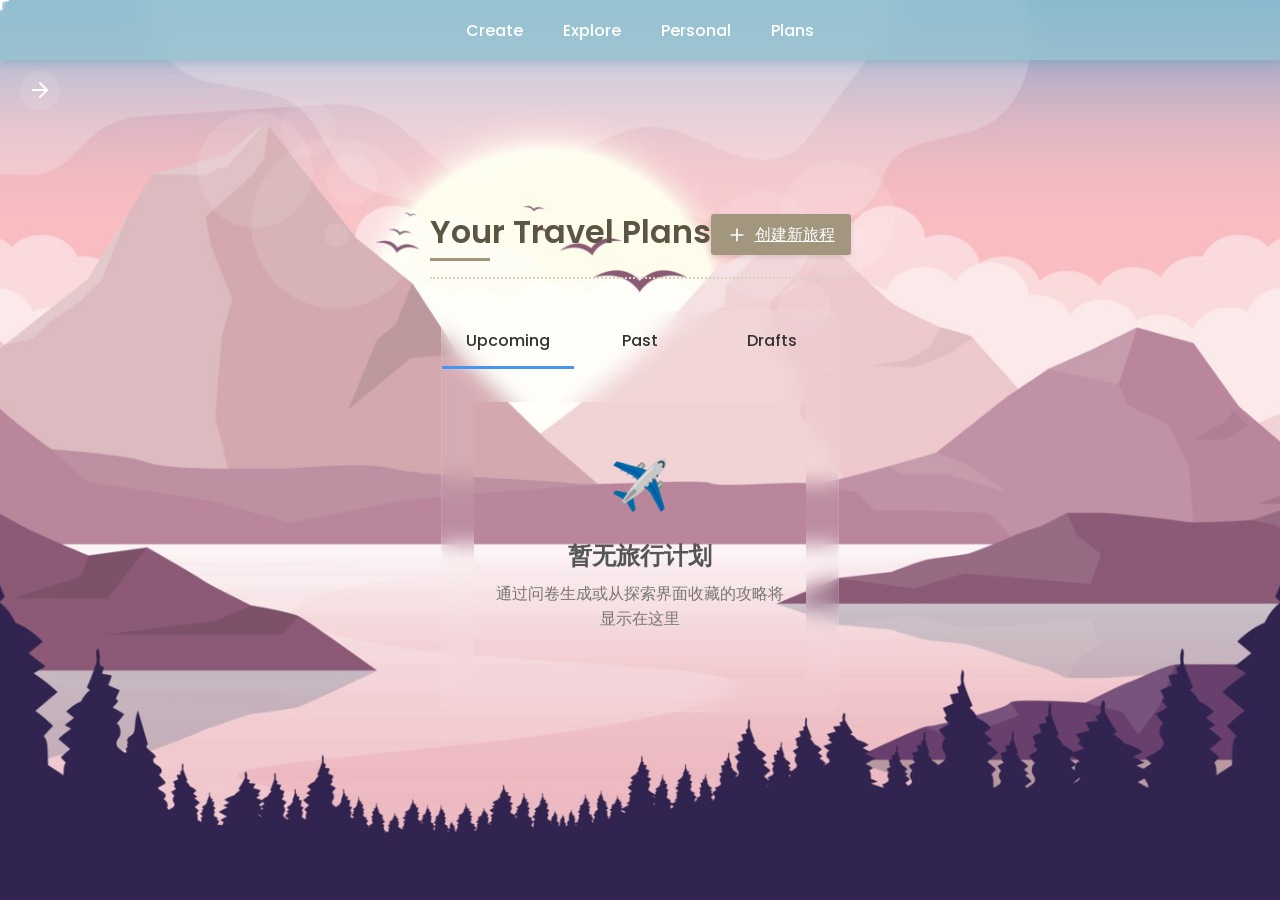
<file: personal-template.html>
<!DOCTYPE html>
<html lang="en">
<head>
    <meta charset="UTF-8">
    <meta name="viewport" content="width=device-width, initial-scale=1.0">
    <title>Travel Plans - DeepTrip</title>
    <link rel="stylesheet" href="css/style.css">
    <link rel="stylesheet" href="css/plans.css">
    <link rel="stylesheet" href="css/travel-guide-details.css">
    <link href="https://fonts.googleapis.com/css2?family=Poppins:wght@300;400;500;600;700&display=swap" rel="stylesheet">
    <link rel="stylesheet" href="css/airplane-cursor.css">
    <link rel="stylesheet" href="css/airplane-cursor.css">
</head>
<body class="plans-page">
    <div class="fullscreen-bg"></div>
    
    <nav class="side-nav">
        <ul>
            <li><a href="create.html" class="nav-item">Create</a></li>
            <li><a href="explore.html" class="nav-item">Explore</a></li>
            <li><a href="personal.html" class="nav-item">Personal</a></li>
            <li><a href="plans.html" class="nav-item">Plans</a></li>
        </ul>
    </nav>
    
    <a href="index.html" class="back-nav">
        <svg width="24" height="24" viewBox="0 0 24 24" fill="none" xmlns="http://www.w3.org/2000/svg">
            <path d="M5 12H19" stroke="white" stroke-width="2" stroke-linecap="round" stroke-linejoin="round"/>
            <path d="M12 5L19 12L12 19" stroke="white" stroke-width="2" stroke-linecap="round" stroke-linejoin="round"/>
        </svg>
    </a>
    
    <main class="content">
        <div class="plans-header">
            <h1 class="page-title">Your Travel Plans</h1>
            <a href="create.html" class="btn btn-primary add-plan-btn">
                <svg width="20" height="20" viewBox="0 0 24 24" fill="none" xmlns="http://www.w3.org/2000/svg">
                    <path d="M12 5V19" stroke="currentColor" stroke-width="2" stroke-linecap="round" stroke-linejoin="round"/>
                    <path d="M5 12H19" stroke="currentColor" stroke-width="2" stroke-linecap="round" stroke-linejoin="round"/>
                </svg>
                创建新旅程
            </a>
        </div>
        
        <div class="tabs-container">
            <div class="tabs">
                <button class="tab-btn active" data-tab="upcoming">Upcoming</button>
                <button class="tab-btn" data-tab="past">Past</button>
                <button class="tab-btn" data-tab="drafts">Drafts</button>
            </div>
            
            <div class="tab-content active" data-tab-content="upcoming">
                <div class="plans-container">
                    <!-- Plans will be populated by JavaScript -->
                    <div class="empty-state">
                        <div class="empty-icon">✈️</div>
                        <h3>暂无旅行计划</h3>
                        <p>通过问卷生成或从探索界面收藏的攻略将显示在这里</p>
                    </div>
                </div>
            </div>
            
            <div class="tab-content" data-tab-content="past">
                <div class="empty-state">
                    <div class="empty-icon">🏆</div>
                    <h3>Trip History</h3>
                    <p>Completed trips will appear here</p>
                </div>
            </div>
            
            <div class="tab-content" data-tab-content="drafts">
                <div class="empty-state">
                    <div class="empty-icon">📝</div>
                    <h3>Trip Drafts</h3>
                    <p>Save trip ideas and continue planning later</p>
                </div>
            </div>
        </div>
        
        <div class="trip-details-modal">
            <div class="modal-header">
                <h2 class="modal-title">Kyoto Trip</h2>
                <button class="modal-close">×</button>
            </div>
            
            <div class="modal-content">
                <div class="trip-info">
                    <div class="trip-dates">
                        <div class="date-item">
                            <div class="date-label">Departure</div>
                            <div class="date-value">Nov 10, 2024</div>
                        </div>
                        <div class="date-separator"></div>
                        <div class="date-item">
                            <div class="date-label">Return</div>
                            <div class="date-value">Nov 17, 2024</div>
                        </div>
                    </div>
                    
                    <div class="trip-meta">
                        <div class="meta-item">
                            <div class="meta-icon">👥</div>
                            <div class="meta-text">2 Travelers</div>
                        </div>
                        <div class="meta-item">
                            <div class="meta-icon">💰</div>
                            <div class="meta-text">$2,400 Budget</div>
                        </div>
                        <div class="meta-item">
                            <div class="meta-icon">🌡️</div>
                            <div class="meta-text">15-20°C</div>
                        </div>
                    </div>
                </div>
                
                <div class="trip-sections">
                    <div class="section-tabs">
                        <button class="section-tab active" data-section="timeline">Timeline</button>
                        <button class="section-tab" data-section="packing">Packing List</button>
                        <button class="section-tab" data-section="budget">Budget</button>
                        <button class="section-tab" data-section="contacts">Contacts</button>
                    </div>
                    
                    <div class="section-content active" data-section-content="timeline">
                        <div class="timeline-container">
                            <div class="day-timeline">
                                <div class="timeline-day-header">
                                    <div class="day-number">Day 1</div>
                                    <div class="day-title">Arrival & Settling In</div>
                                    <div class="day-date">Nov 10</div>
                                </div>
                                <div class="timeline-items">
                                    <div class="timeline-item">
                                        <div class="timeline-time">14:30</div>
                                        <div class="timeline-content">
                                            <div class="timeline-title">Arrive at Kansai International Airport</div>
                                            <div class="timeline-notes">Terminal 1, JAL Flight 123</div>
                                        </div>
                                    </div>
                                    <div class="timeline-item">
                                        <div class="timeline-time">16:00</div>
                                        <div class="timeline-content">
                                            <div class="timeline-title">Check-in at Ryokan Sakura</div>
                                            <div class="timeline-notes">Traditional Japanese inn with onsen</div>
                                        </div>
                                    </div>
                                    <div class="timeline-item">
                                        <div class="timeline-time">18:30</div>
                                        <div class="timeline-content">
                                            <div class="timeline-title">Dinner at Pontocho Alley</div>
                                            <div class="timeline-notes">Traditional Kyoto cuisine</div>
                                        </div>
                                    </div>
                                </div>
                            </div>
                            
                            <div class="day-timeline">
                                <div class="timeline-day-header">
                                    <div class="day-number">Day 2</div>
                                    <div class="day-title">Eastern Kyoto</div>
                                    <div class="day-date">Nov 11</div>
                                </div>
                                <div class="timeline-items">
                                    <div class="timeline-item">
                                        <div class="timeline-time">09:00</div>
                                        <div class="timeline-content">
                                            <div class="timeline-title">Visit Kiyomizu-dera Temple</div>
                                            <div class="timeline-notes">UNESCO World Heritage site with beautiful views</div>
                                        </div>
                                    </div>
                                    <div class="timeline-item">
                                        <div class="timeline-time">12:30</div>
                                        <div class="timeline-content">
                                            <div class="timeline-title">Lunch at Ninen-zaka</div>
                                            <div class="timeline-notes">Traditional teahouses and cafes</div>
                                        </div>
                                    </div>
                                    <div class="timeline-item">
                                        <div class="timeline-time">14:00</div>
                                        <div class="timeline-content">
                                            <div class="timeline-title">Explore Gion District</div>
                                            <div class="timeline-notes">Historic geisha district</div>
                                        </div>
                                    </div>
                                </div>
                            </div>
                            
                            <button class="btn btn-outline btn-small show-more-days">View All 7 Days</button>
                        </div>
                    </div>
                    
                    <div class="section-content" data-section-content="packing">
                        <div class="packing-list-container">
                            <div class="packing-category">
                                <div class="category-header">
                                    <h3>Essentials</h3>
                                    <div class="category-progress">3/5</div>
                                </div>
                                <ul class="packing-items">
                                    <li class="packing-item checked">
                                        <label class="item-checkbox">
                                            <input type="checkbox" checked>
                                            <span class="checkmark"></span>
                                        </label>
                                        <span class="item-name">Passport</span>
                                    </li>
                                    <li class="packing-item checked">
                                        <label class="item-checkbox">
                                            <input type="checkbox" checked>
                                            <span class="checkmark"></span>
                                        </label>
                                        <span class="item-name">Travel Insurance</span>
                                    </li>
                                    <li class="packing-item checked">
                                        <label class="item-checkbox">
                                            <input type="checkbox" checked>
                                            <span class="checkmark"></span>
                                        </label>
                                        <span class="item-name">Flight Tickets</span>
                                    </li>
                                    <li class="packing-item">
                                        <label class="item-checkbox">
                                            <input type="checkbox">
                                            <span class="checkmark"></span>
                                        </label>
                                        <span class="item-name">Credit Cards</span>
                                    </li>
                                    <li class="packing-item">
                                        <label class="item-checkbox">
                                            <input type="checkbox">
                                            <span class="checkmark"></span>
                                        </label>
                                        <span class="item-name">Japanese Yen</span>
                                    </li>
                                </ul>
                            </div>
                            
                            <div class="packing-category">
                                <div class="category-header">
                                    <h3>Clothing</h3>
                                    <div class="category-progress">2/7</div>
                                </div>
                                <ul class="packing-items">
                                    <li class="packing-item checked">
                                        <label class="item-checkbox">
                                            <input type="checkbox" checked>
                                            <span class="checkmark"></span>
                                        </label>
                                        <span class="item-name">Light Jacket</span>
                                    </li>
                                    <li class="packing-item checked">
                                        <label class="item-checkbox">
                                            <input type="checkbox" checked>
                                            <span class="checkmark"></span>
                                        </label>
                                        <span class="item-name">Comfortable Walking Shoes</span>
                                    </li>
                                    <li class="packing-item">
                                        <label class="item-checkbox">
                                            <input type="checkbox">
                                            <span class="checkmark"></span>
                                        </label>
                                        <span class="item-name">Socks (7 pairs)</span>
                                    </li>
                                    <li class="packing-item">
                                        <label class="item-checkbox">
                                            <input type="checkbox">
                                            <span class="checkmark"></span>
                                        </label>
                                        <span class="item-name">Underwear (7 pairs)</span>
                                    </li>
                                    <li class="packing-item">
                                        <label class="item-checkbox">
                                            <input type="checkbox">
                                            <span class="checkmark"></span>
                                        </label>
                                        <span class="item-name">T-shirts (5)</span>
                                    </li>
                                    <li class="packing-item">
                                        <label class="item-checkbox">
                                            <input type="checkbox">
                                            <span class="checkmark"></span>
                                        </label>
                                        <span class="item-name">Jeans/Pants (3)</span>
                                    </li>
                                    <li class="packing-item">
                                        <label class="item-checkbox">
                                            <input type="checkbox">
                                            <span class="checkmark"></span>
                                        </label>
                                        <span class="item-name">Sweater/Hoodie</span>
                                    </li>
                                </ul>
                            </div>
                            
                            <button class="btn btn-secondary add-item-btn">
                                <svg width="16" height="16" viewBox="0 0 24 24" fill="none" xmlns="http://www.w3.org/2000/svg">
                                    <path d="M12 5V19" stroke="currentColor" stroke-width="2" stroke-linecap="round" stroke-linejoin="round"/>
                                    <path d="M5 12H19" stroke="currentColor" stroke-width="2" stroke-linecap="round" stroke-linejoin="round"/>
                                </svg>
                                Add Item
                            </button>
                        </div>
                    </div>
                    
                    <div class="section-content" data-section-content="budget">
                        <div class="budget-container">
                            <div class="budget-summary">
                                <div class="budget-amount">
                                    <div class="amount-label">Total Budget</div>
                                    <div class="amount-value">$2,400</div>
                                </div>
                                <div class="budget-progress">
                                    <div class="progress-info">
                                        <span>$1,850 Allocated</span>
                                        <span>$550 Unallocated</span>
                                    </div>
                                    <div class="progress-bar">
                                        <div class="progress-fill" style="width: 77%"></div>
                                    </div>
                                </div>
                            </div>
                            
                            <div class="budget-categories">
                                <div class="budget-category">
                                    <div class="category-icon" style="background-color: rgba(255, 107, 107, 0.2);">✈️</div>
                                    <div class="category-details">
                                        <div class="category-name">Flights</div>
                                        <div class="category-allocation">$800 (33%)</div>
                                    </div>
                                </div>
                                <div class="budget-category">
                                    <div class="category-icon" style="background-color: rgba(217, 179, 16, 0.2);">🏨</div>
                                    <div class="category-details">
                                        <div class="category-name">Accommodation</div>
                                        <div class="category-allocation">$600 (25%)</div>
                                    </div>
                                </div>
                                <div class="budget-category">
                                    <div class="category-icon" style="background-color: rgba(10, 35, 66, 0.2);">🍣</div>
                                    <div class="category-details">
                                        <div class="category-name">Food</div>
                                        <div class="category-allocation">$300 (12.5%)</div>
                                    </div>
                                </div>
                                <div class="budget-category">
                                    <div class="category-icon" style="background-color: rgba(61, 153, 112, 0.2);">🚆</div>
                                    <div class="category-details">
                                        <div class="category-name">Transportation</div>
                                        <div class="category-allocation">$150 (6.25%)</div>
                                    </div>
                                </div>
                            </div>
                            
                            <div class="currency-converter">
                                <h3>Currency Converter</h3>
                                <div class="converter-inputs">
                                    <div class="converter-input">
                                        <input type="number" value="1" min="0">
                                        <select>
                                            <option value="USD" selected>USD</option>
                                            <option value="JPY">JPY</option>
                                            <option value="EUR">EUR</option>
                                            <option value="GBP">GBP</option>
                                        </select>
                                    </div>
                                    <div class="converter-equals">=</div>
                                    <div class="converter-input">
                                        <input type="number" value="142.81" disabled>
                                        <select>
                                            <option value="USD">USD</option>
                                            <option value="JPY" selected>JPY</option>
                                            <option value="EUR">EUR</option>
                                            <option value="GBP">GBP</option>
                                        </select>
                                    </div>
                                </div>
                            </div>
                        </div>
                    </div>
                    
                    <div class="section-content" data-section-content="contacts">
                        <div class="contacts-container">
                            <div class="emergency-contacts">
                                <h3>Emergency Contacts</h3>
                                <div class="contact-cards">
                                    <div class="contact-card">
                                        <div class="contact-icon">🚨</div>
                                        <div class="contact-details">
                                            <div class="contact-name">Emergency Services</div>
                                            <div class="contact-number">110 (Police) / 119 (Ambulance)</div>
                                        </div>
                                    </div>
                                    <div class="contact-card">
                                        <div class="contact-icon">🏥</div>
                                        <div class="contact-details">
                                            <div class="contact-name">Kyoto University Hospital</div>
                                            <div class="contact-number">+81 75-751-3111</div>
                                        </div>
                                    </div>
                                    <div class="contact-card">
                                        <div class="contact-icon">🏛️</div>
                                        <div class="contact-details">
                                            <div class="contact-name">US Embassy in Japan</div>
                                            <div class="contact-number">+81 3-3224-5000</div>
                                        </div>
                                    </div>
                                </div>
                            </div>
                            
                            <div class="accommodations-contacts">
                                <h3>Accommodation</h3>
                                <div class="contact-card">
                                    <div class="contact-icon">🏡</div>
                                    <div class="contact-details">
                                        <div class="contact-name">Ryokan Sakura</div>
                                        <div class="contact-address">123 Gion-machi, Higashiyama-ku, Kyoto</div>
                                        <div class="contact-number">+81 75-561-1234</div>
                                    </div>
                                </div>
                            </div>
                        </div>
                    </div>
                </div>
            </div>
            
            <div class="modal-footer">
                <button class="btn btn-outline">Share Trip</button>
                <button class="btn btn-primary">Save Changes</button>
            </div>
        </div>
        
        <div class="modal-overlay"></div>
    </main>

    <!-- Travel Guide Details Modal -->
    <div class="travel-guide-overlay"></div>
    <div class="travel-guide-modal">
        <div class="travel-guide-header">
            <h2 class="travel-guide-title">Travel Guide</h2>
            <button class="travel-guide-close">×</button>
        </div>
        <div class="travel-guide-content">
            <div class="travel-guide-container">
                <!-- Travel guide content will be dynamically generated -->
            </div>
        </div>
    </div>

    <!-- Edit Travel Guide Modal -->
    <div class="edit-guide-overlay"></div>
    <div class="edit-guide-modal">
        <div class="edit-guide-header">
            <h2 class="edit-guide-title">编辑旅行攻略</h2>
            <button class="edit-guide-close">×</button>
        </div>
        <div class="edit-guide-content">
            <div class="edit-guide-container">
                <div class="edit-section">
                    <h3>操作选项</h3>
                    <div class="edit-actions">
                        <button id="deleteGuideBtn" class="btn btn-danger">删除攻略</button>
                        <button id="modifyItineraryBtn" class="btn btn-primary">修改行程</button>
                    </div>
                </div>
                
                <div class="day-edit-section" style="display: none;">
                    <h3>选择要修改的行程日</h3>
                    <div class="day-select-container"></div>
                    <div class="form-actions">
                        <button type="button" id="backToEditBtn" class="btn btn-outline">返回</button>
                    </div>
                </div>
                
                <div class="day-edit-form" style="display: none;">
                    <h3>修改行程信息</h3>
                    <form>
                        <div class="form-group">
                            <label for="dayActivityInput">活动内容</label>
                            <input type="text" id="dayActivityInput" class="form-control" placeholder="输入活动描述">
                        </div>
                        <div class="form-group">
                            <label for="dayLocationInput">活动地点</label>
                            <input type="text" id="dayLocationInput" class="form-control" placeholder="输入活动地点">
                        </div>
                        <div class="form-actions">
                            <button type="button" id="backToDaysBtn" class="btn btn-outline">返回</button>
                            <button type="button" id="saveDayBtn" class="btn btn-primary">保存修改</button>
                        </div>
                    </form>
                </div>
                
                <div class="delete-confirm-section" style="display: none;">
                    <h3>确认删除</h3>
                    <p>您确定要删除这个旅行攻略吗？此操作不可撤销。</p>
                    <div class="confirm-actions">
                        <button id="cancelDeleteBtn" class="btn btn-outline">取消</button>
                        <button id="confirmDeleteBtn" class="btn btn-danger">确认删除</button>
                    </div>
                </div>
            </div>
        </div>
    </div>

    <script src="js/airplane-cursor.js"></script>
    <script src="js/main.js"></script>
</body>
</html>
</file>
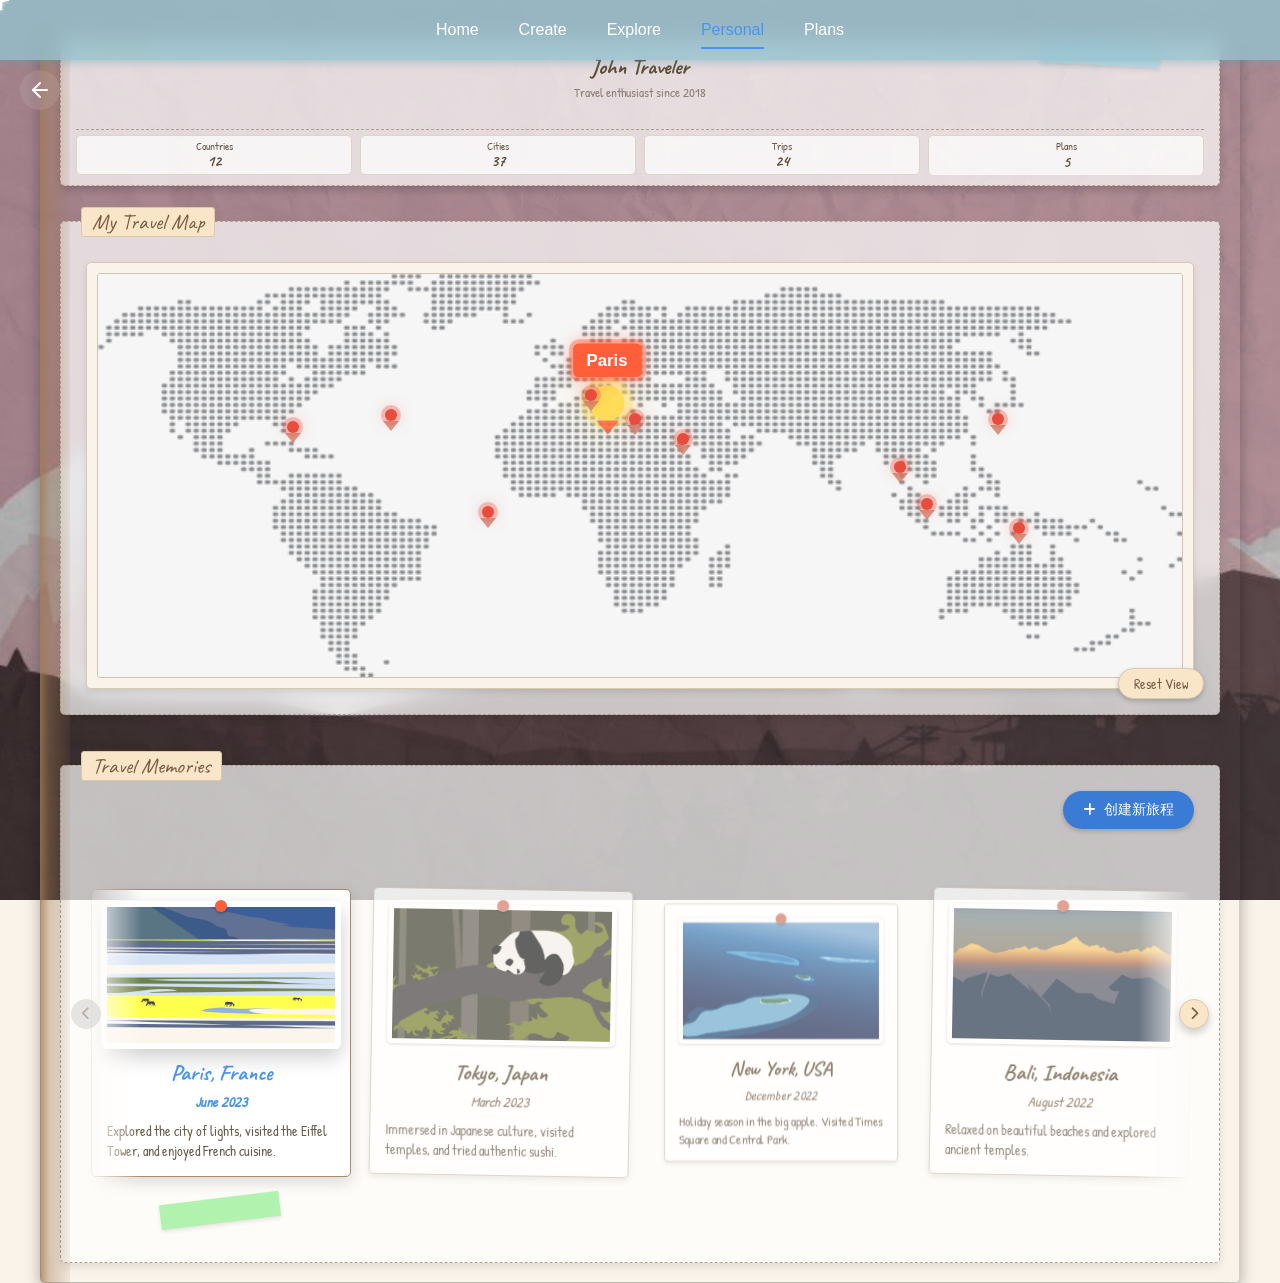
<file: personal.html>
<!DOCTYPE html>
<html lang="en">
<head>
    <meta charset="UTF-8">
    <meta name="viewport" content="width=device-width, initial-scale=1.0">
    <title>Travel Wise - Personal</title>
    <link rel="stylesheet" href="css/style.css">
    <link rel="stylesheet" href="css/personal.css">
    <link rel="stylesheet" href="css/personal-journal-style.css">
    <link rel="stylesheet" href="https://cdnjs.cloudflare.com/ajax/libs/font-awesome/6.0.0-beta3/css/all.min.css">
    <link rel="stylesheet" href="css/airplane-cursor.css">
</head>
<body class="personal-page">
    <div class="fullscreen-bg"></div>
    <nav class="side-nav">
        <ul>
            <li><a href="index.html" class="nav-item">Home</a></li>
            <li><a href="create.html" class="nav-item">Create</a></li>
            <li><a href="explore.html" class="nav-item">Explore</a></li>
            <li><a href="personal.html" class="nav-item active">Personal</a></li>
            <li><a href="plans.html" class="nav-item">Plans</a></li>
        </ul>
    </nav>
    
    <a href="index.html" class="back-nav">
        <svg width="24" height="24" viewBox="0 0 24 24" fill="none" xmlns="http://www.w3.org/2000/svg">
            <path d="M5 12H19" stroke="white" stroke-width="2" stroke-linecap="round" stroke-linejoin="round"/>
            <path d="M12 5L5 12L12 19" stroke="white" stroke-width="2" stroke-linecap="round" stroke-linejoin="round"/>
        </svg>
    </a>
    
    <div class="main-content">
        <div class="personal-content">
            <!-- Washi tape decorations -->
            <div class="washi-tape washi-tape-1"></div>
            <div class="washi-tape washi-tape-2"></div>
            
            <!-- Profile Sidebar -->
            <div class="profile-sidebar">
                <div class="profile-info">
                    <h2>John Traveler</h2>
                    <p>Travel enthusiast since 2018</p>
                </div>
                <div class="profile-stats">
                    <div class="stat-item">
                        <span>Countries</span>
                        <span>12</span>
                    </div>
                    <div class="stat-item">
                        <span>Cities</span>
                        <span>37</span>
                    </div>
                    <div class="stat-item">
                        <span>Trips</span>
                        <span>24</span>
                    </div>
                    <div class="stat-item">
                        <span>Plans</span>
                        <span>5</span>
                    </div>
                </div>
            </div>

            <!-- Map Section -->
            <div class="travel-map-section">
                <h2>Travel Map</h2>
                <div class="map-controls">
                    <button id="mapReset" class="map-reset-button">Reset View</button>
                </div>
                <div id="map" class="map-container">
                    <div class="map animate-fade-in">
                        <img src="img/world map.png" alt="World Map" width="100%" height="auto" />
                        <div class="map-pins">
                            <!-- 巴黎：法国欧洲北部 -->
                            <a href="javascript:void(0);" class="map-location-marker marker-paris tooltip" data-map-title="Paris" data-map-link="paris" data-map-image="1.png" data-location-id="1" style="top: 32%; left: 47%; z-index: 1000;"></a>
                            
                            <!-- 东京：日本东亚 -->
                            <a href="javascript:void(0);" class="map-location-marker marker-tokyo tooltip" data-map-title="Tokyo" data-map-link="tokyo" data-map-image="2.png" data-location-id="2" style="top: 36%; left: 83%; z-index: 1000;"></a>
                            
                            <!-- 纽约：美国东海岸 -->
                            <a href="javascript:void(0);" class="map-location-marker marker-newyork tooltip" data-map-title="New York" data-map-link="newyork" data-map-image="3.png" data-location-id="3" style="top: 35%; left: 27%; z-index: 1000;"></a>
                            
                            <!-- 巴厘岛：印尼 -->
                            <a href="javascript:void(0);" class="map-location-marker marker-bali tooltip" data-map-title="Bali" data-map-link="bali" data-map-image="4.png" data-location-id="4" style="top: 57%; left: 76.5%; z-index: 1000;"></a>
                            
                            <!-- 罗马：意大利 -->
                            <a href="javascript:void(0);" class="map-location-marker marker-rome tooltip" data-map-title="Rome" data-map-link="rome" data-map-image="5.png" data-location-id="5" style="top: 36%; left: 49.5%; z-index: 1000;"></a>
                            
                            <!-- 悉尼：澳大利亚东部 -->
                            <a href="javascript:void(0);" class="map-location-marker marker-sydney tooltip" data-map-title="Sydney" data-map-link="sydney" data-map-image="1.png" data-location-id="6" style="top: 63%; left: 85%; z-index: 1000;"></a>
                            
                            <!-- 开罗：埃及 -->
                            <a href="javascript:void(0);" class="map-location-marker marker-cairo tooltip" data-map-title="Cairo" data-map-link="cairo" data-map-image="2.png" data-location-id="7" style="top: 41%; left: 54%; z-index: 1000;"></a>
                            
                            <!-- 曼谷：泰国 -->
                            <a href="javascript:void(0);" class="map-location-marker marker-bangkok tooltip" data-map-title="Bangkok" data-map-link="bangkok" data-map-image="3.png" data-location-id="8" style="top: 48%; left: 74%; z-index: 1000;"></a>
                            
                            <!-- 里约：巴西 -->
                            <a href="javascript:void(0);" class="map-location-marker marker-rio tooltip" data-map-title="Rio de Janeiro" data-map-link="rio" data-map-image="4.png" data-location-id="9" style="top: 59%; left: 36%; z-index: 1000;"></a>
                            
                            <!-- 伦敦：英国 -->
                            <a href="javascript:void(0);" class="map-location-marker marker-london tooltip" data-map-title="London" data-map-link="lundon" data-map-image="5.png" data-location-id="10" style="top: 30%; left: 45.5%; z-index: 1000;"></a>
                            
                            <!-- 洛杉矶：美国西海岸 -->
                            <a href="javascript:void(0);" class="map-location-marker marker-la tooltip" data-map-title="Los Angeles" data-map-link="los Angeles" data-map-image="1.png" data-location-id="11" style="top: 38%; left: 18%; z-index: 1000;"></a>
                        </div>
                    </div>
                </div>
            </div>

            <!-- Timeline Section -->
            <div class="travel-timeline-section">
                <div class="timeline-header-container">
                    <button id="addFootprint" class="add-footprint-btn">
                        <i class="fas fa-plus"></i> 创建新旅程
                    </button>
                </div>
                <div class="timeline-header">
                    <h2>Travel Timeline</h2>
                    <div class="timeline-navigation">
                        <button id="timelineLeft" class="timeline-nav-btn disabled">
                            <i class="fas fa-chevron-left"></i>
                        </button>
                        <button id="timelineRight" class="timeline-nav-btn">
                            <i class="fas fa-chevron-right"></i>
                        </button>
                    </div>
                </div>
                <div id="timelineContainer" class="timeline-container">
                    <!-- Timeline items will be generated via JS -->
                    <div class="timeline-item active" data-id="1">
                        <div class="item-actions">
                            <button class="delete-footprint-btn" data-id="1">
                                <i class="fas fa-trash-alt"></i>
                            </button>
                        </div>
                        <img src="img/1.png" alt="Paris">
                        <h3>Paris, France</h3>
                        <div class="date">June 2023</div>
                        <p>Explored the city of lights, visited the Eiffel Tower, and enjoyed French cuisine.</p>
                    </div>
                    <div class="timeline-item" data-id="2">
                        <div class="item-actions">
                            <button class="delete-footprint-btn" data-id="2">
                                <i class="fas fa-trash-alt"></i>
                            </button>
                        </div>
                        <img src="img/2.png" alt="Tokyo">
                        <h3>Tokyo, Japan</h3>
                        <div class="date">March 2023</div>
                        <p>Immersed in Japanese culture, visited temples, and tried authentic sushi.</p>
                    </div>
                    <div class="timeline-item" data-id="3">
                        <div class="item-actions">
                            <button class="delete-footprint-btn" data-id="3">
                                <i class="fas fa-trash-alt"></i>
                            </button>
                        </div>
                        <img src="img/3.png" alt="New York">
                        <h3>New York, USA</h3>
                        <div class="date">December 2022</div>
                        <p>Holiday season in the big apple. Visited Times Square and Central Park.</p>
                    </div>
                    <div class="timeline-item" data-id="4">
                        <div class="item-actions">
                            <button class="delete-footprint-btn" data-id="4">
                                <i class="fas fa-trash-alt"></i>
                            </button>
                        </div>
                        <img src="img/4.png" alt="Bali">
                        <h3>Bali, Indonesia</h3>
                        <div class="date">August 2022</div>
                        <p>Relaxed on beautiful beaches and explored ancient temples.</p>
                    </div>
                    <div class="timeline-item" data-id="5">
                        <div class="item-actions">
                            <button class="delete-footprint-btn" data-id="5">
                                <i class="fas fa-trash-alt"></i>
                            </button>
                        </div>
                        <img src="img/5.png" alt="Rome">
                        <h3>Rome, Italy</h3>
                        <div class="date">May 2022</div>
                        <p>Toured the Colosseum and Vatican City, enjoyed authentic Italian pizza.</p>
                    </div>
                    <div class="timeline-item" data-id="6">
                        <div class="item-actions">
                            <button class="delete-footprint-btn" data-id="6">
                                <i class="fas fa-trash-alt"></i>
                            </button>
                        </div>
                        <img src="img/Sydney.png" alt="Sydney">
                        <h3>Sydney, Australia</h3>
                        <div class="date">January 2022</div>
                        <p>Saw the Opera House, enjoyed the beaches, and explored the outback.</p>
                    </div>
                </div>
            </div>
        </div>
    </div>

    <!-- Add Footprint Modal -->
    <div class="modal" id="addFootprintModal">
        <div class="modal-content">
            <div class="modal-header">
                <h3>添加旅行足迹</h3>
                <button class="close-modal">&times;</button>
            </div>
            <div class="modal-body">
                <form id="addFootprintForm">
                    <div class="form-group">
                        <label for="footprintLocation">目的地</label>
                        <input type="text" id="footprintLocation" required placeholder="例如：巴黎、东京、纽约">
                    </div>
                    <div class="form-group">
                        <label for="footprintCountry">国家/地区</label>
                        <input type="text" id="footprintCountry" required placeholder="例如：法国、日本、美国">
                    </div>
                    <div class="form-group">
                        <label for="footprintDate">旅行日期</label>
                        <input type="month" id="footprintDate" required>
                    </div>
                    <div class="form-group">
                        <label for="footprintDescription">旅行描述</label>
                        <textarea id="footprintDescription" rows="3" placeholder="分享您的旅行体验..."></textarea>
                    </div>
                    <div class="form-group">
                        <label>地图位置（点击地图设置位置）</label>
                        <div class="map-preview">
                            <img src="img/world map.png" alt="World Map" id="positionMapPreview">
                            <div id="positionMarker" class="position-marker"></div>
                        </div>
                        <input type="hidden" id="markerPositionTop" value="40">
                        <input type="hidden" id="markerPositionLeft" value="50">
                    </div>
                    <div class="form-group">
                        <label>选择图标</label>
                        <div class="icon-selector">
                            <div class="icon-option selected">
                                <img src="img/1.png" alt="Icon 1" data-icon="1.png">
                            </div>
                            <div class="icon-option">
                                <img src="img/2.png" alt="Icon 2" data-icon="2.png">
                            </div>
                            <div class="icon-option">
                                <img src="img/3.png" alt="Icon 3" data-icon="3.png">
                            </div>
                            <div class="icon-option">
                                <img src="img/4.png" alt="Icon 4" data-icon="4.png">
                            </div>
                            <div class="icon-option">
                                <img src="img/5.png" alt="Icon 5" data-icon="5.png">
                            </div>
                        </div>
                    </div>
                    <div class="form-actions">
                        <button type="submit" class="submit-btn">添加足迹</button>
                        <button type="button" class="cancel-btn">取消</button>
                    </div>
                </form>
            </div>
        </div>
    </div>

    <!-- Delete Confirmation Modal -->
    <div class="modal" id="deleteFootprintModal">
        <div class="modal-content">
            <div class="modal-header">
                <h3>删除旅行足迹</h3>
                <button class="close-modal">&times;</button>
            </div>
            <div class="modal-body">
                <p>确定要删除这个旅行足迹吗？此操作无法撤销。</p>
                <div class="form-actions">
                    <button type="button" id="confirmDeleteBtn" class="delete-btn">确认删除</button>
                    <button type="button" class="cancel-btn">取消</button>
                </div>
            </div>
        </div>
    </div>

    <script src="js/main.js"></script>
    <script src="js/airplane-cursor.js"></script>
    <script>
        // Ensure interactions work directly
        window.addEventListener('DOMContentLoaded', function() {
            console.log("Direct implementation script running");
            setTimeout(function() {
                console.log("Implementing direct interactions for map markers and timeline items");
                
                const timelineItems = document.querySelectorAll('.timeline-item');
                const mapMarkers = document.querySelectorAll('.map-location-marker');
                const timelineContainer = document.getElementById('timelineContainer');
                const resetButton = document.getElementById('mapReset');
                const leftNavBtn = document.getElementById('timelineLeft');
                const rightNavBtn = document.getElementById('timelineRight');
                
                // 添加足迹和删除足迹相关元素
                const addFootprintBtn = document.getElementById('addFootprint');
                const addFootprintModal = document.getElementById('addFootprintModal');
                const deleteFootprintModal = document.getElementById('deleteFootprintModal');
                const addFootprintForm = document.getElementById('addFootprintForm');
                const closeModalBtns = document.querySelectorAll('.close-modal');
                const cancelBtns = document.querySelectorAll('.cancel-btn');
                const iconOptions = document.querySelectorAll('.icon-option');
                const positionMapPreview = document.getElementById('positionMapPreview');
                const positionMarker = document.getElementById('positionMarker');
                const confirmDeleteBtn = document.getElementById('confirmDeleteBtn');
                const deleteFootprintBtns = document.querySelectorAll('.delete-footprint-btn');
                
                let activeIndex = 0;
                let footprintToDelete = null;
                let selectedIcon = '1.png';
                
                // 打开添加足迹模态框
                addFootprintBtn.addEventListener('click', function() {
                    addFootprintModal.style.display = 'block';
                });
                
                // 关闭所有模态框
                function closeAllModals() {
                    addFootprintModal.style.display = 'none';
                    deleteFootprintModal.style.display = 'none';
                }
                
                // 关闭按钮事件
                closeModalBtns.forEach(btn => {
                    btn.addEventListener('click', closeAllModals);
                });
                
                // 取消按钮事件
                cancelBtns.forEach(btn => {
                    btn.addEventListener('click', closeAllModals);
                });
                
                // 点击图标选择器
                iconOptions.forEach(option => {
                    option.addEventListener('click', function() {
                        // 移除所有选中状态
                        iconOptions.forEach(opt => opt.classList.remove('selected'));
                        // 添加当前选中状态
                        this.classList.add('selected');
                        // 获取选中的图标
                        selectedIcon = this.querySelector('img').getAttribute('data-icon');
                    });
                });
                
                // 点击地图预览设置位置
                positionMapPreview.addEventListener('click', function(e) {
                    const rect = this.getBoundingClientRect();
                    const x = e.clientX - rect.left;
                    const y = e.clientY - rect.top;
                    
                    // 计算百分比位置
                    const percentTop = (y / rect.height) * 100;
                    const percentLeft = (x / rect.width) * 100;
                    
                    // 更新标记位置
                    positionMarker.style.top = percentTop + '%';
                    positionMarker.style.left = percentLeft + '%';
                    
                    // 更新隐藏字段
                    document.getElementById('markerPositionTop').value = percentTop;
                    document.getElementById('markerPositionLeft').value = percentLeft;
                });
                
                // 提交添加足迹表单
                addFootprintForm.addEventListener('submit', function(e) {
                    e.preventDefault();
                    
                    // 获取表单数据
                    const location = document.getElementById('footprintLocation').value;
                    const country = document.getElementById('footprintCountry').value;
                    const date = document.getElementById('footprintDate').value;
                    const description = document.getElementById('footprintDescription').value;
                    const posTop = document.getElementById('markerPositionTop').value;
                    const posLeft = document.getElementById('markerPositionLeft').value;
                    
                    // 格式化日期
                    const dateObj = new Date(date);
                    const formattedDate = dateObj.toLocaleString('default', { month: 'long', year: 'numeric' });
                    
                    // 生成新的ID
                    const newId = timelineItems.length + 1;
                    
                    // 添加到地图
                    const mapPins = document.querySelector('.map-pins');
                    const newMarker = document.createElement('a');
                    newMarker.href = 'javascript:void(0);';
                    newMarker.className = 'map-location-marker tooltip';
                    newMarker.setAttribute('data-map-title', location);
                    newMarker.setAttribute('data-map-link', location.toLowerCase());
                    newMarker.setAttribute('data-map-image', selectedIcon);
                    newMarker.setAttribute('data-location-id', newId);
                    newMarker.style.top = posTop + '%';
                    newMarker.style.left = posLeft + '%';
                    newMarker.style.zIndex = '1000';
                    mapPins.appendChild(newMarker);
                    
                    // 添加到时间线
                    const newTimelineItem = document.createElement('div');
                    newTimelineItem.className = 'timeline-item';
                    newTimelineItem.setAttribute('data-id', newId);
                    newTimelineItem.innerHTML = `
                        <div class="item-actions">
                            <button class="delete-footprint-btn" data-id="${newId}">
                                <i class="fas fa-trash-alt"></i>
                            </button>
                        </div>
                        <img src="img/${selectedIcon}" alt="${location}">
                        <h3>${location}, ${country}</h3>
                        <div class="date">${formattedDate}</div>
                        <p>${description}</p>
                    `;
                    timelineContainer.appendChild(newTimelineItem);
                    
                    // 为新添加的元素添加事件监听器
                    const newDeleteBtn = newTimelineItem.querySelector('.delete-footprint-btn');
                    newDeleteBtn.addEventListener('click', function() {
                        footprintToDelete = this.getAttribute('data-id');
                        deleteFootprintModal.style.display = 'block';
                    });
                    
                    newTimelineItem.addEventListener('click', function() {
                        const index = Array.from(timelineContainer.children).indexOf(this);
                        activateLocation(index);
                    });
                    
                    newMarker.addEventListener('click', function(e) {
                        e.preventDefault();
                        const locationId = this.getAttribute('data-location-id');
                        const index = Array.from(timelineItems).findIndex(
                            item => item.getAttribute('data-id') === locationId
                        );
                        if (index !== -1) {
                            activateLocation(index);
                        }
                    });
                    
                    // 重置表单并关闭模态框
                    addFootprintForm.reset();
                    closeAllModals();
                    
                    // 刷新事件监听器和索引
                    updateElements();
                });
                
                // 删除足迹按钮事件
                deleteFootprintBtns.forEach(btn => {
                    btn.addEventListener('click', function() {
                        footprintToDelete = this.getAttribute('data-id');
                        deleteFootprintModal.style.display = 'block';
                    });
                });
                
                // 确认删除事件
                confirmDeleteBtn.addEventListener('click', function() {
                    if (!footprintToDelete) return;
                    
                    // 找到对应的时间线项和地图标记
                    const timelineItem = document.querySelector(`.timeline-item[data-id="${footprintToDelete}"]`);
                    const mapMarker = document.querySelector(`.map-location-marker[data-location-id="${footprintToDelete}"]`);
                    
                    // 删除元素
                    if (timelineItem) timelineItem.remove();
                    if (mapMarker) mapMarker.remove();
                    
                    // 关闭模态框
                    closeAllModals();
                    
                    // 重置状态
                    footprintToDelete = null;
                    
                    // 刷新事件监听器和索引
                    updateElements();
                });
                
                // 更新元素和事件监听器
                function updateElements() {
                    // 更新选择器获取最新元素
                    const timelineItems = document.querySelectorAll('.timeline-item');
                    const mapMarkers = document.querySelectorAll('.map-location-marker');
                    
                    // 如果当前活动索引超出范围，重置为0
                    if (activeIndex >= timelineItems.length) {
                        activeIndex = 0;
                    }
                    
                    // 更新导航按钮状态
                    updateNavButtonsState();
                }

                // Function to activate location
                function activateLocation(index) {
                    const timelineItems = document.querySelectorAll('.timeline-item');
                    if (index < 0 || index >= timelineItems.length) {
                        console.error('Invalid index:', index);
                        return;
                    }
                    
                    console.log('Direct activateLocation called with index:', index);
                    activeIndex = index;
                    
                    // Deactivate all timeline items and map markers
                    timelineItems.forEach(item => {
                        item.classList.remove('active');
                        item.classList.add('inactive');
                    });
                    
                    mapMarkers.forEach(marker => {
                        marker.classList.remove('active');
                    });
                    
                    // Activate selected timeline item
                    const activeItem = timelineItems[index];
                    activeItem.classList.remove('inactive');
                    activeItem.classList.add('active');
                    
                    // Activate corresponding map marker
                    const locationId = activeItem.getAttribute('data-id');
                    console.log('Looking for map marker with location ID:', locationId);
                    const activeMarker = document.querySelector(`.map-location-marker[data-location-id="${locationId}"]`);
                    
                    if (activeMarker) {
                        console.log('Found active marker, adding active class');
                        activeMarker.classList.add('active');
                    } else {
                        console.error('No matching map marker found for locationId:', locationId);
                    }
                    
                    // Scroll timeline to center active item
                    if (timelineContainer) {
                        const itemLeft = activeItem.offsetLeft;
                        const itemWidth = activeItem.offsetWidth;
                        const containerWidth = timelineContainer.offsetWidth;
                        
                        timelineContainer.scrollTo({
                            left: itemLeft - (containerWidth / 2) + (itemWidth / 2),
                            behavior: 'smooth'
                        });
                    }
                    
                    // Update navigation buttons state
                    updateNavButtonsState();
                }
                
                // Function to update navigation buttons state
                function updateNavButtonsState() {
                    const timelineItems = document.querySelectorAll('.timeline-item');
                    if (leftNavBtn) {
                        leftNavBtn.classList.toggle('disabled', activeIndex === 0);
                    }
                    
                    if (rightNavBtn) {
                        rightNavBtn.classList.toggle('disabled', activeIndex === timelineItems.length - 1);
                    }
                }
                
                // Function to reset view
                function resetView() {
                    const timelineItems = document.querySelectorAll('.timeline-item');
                    timelineItems.forEach(item => {
                        item.classList.remove('active', 'inactive');
                    });
                    
                    mapMarkers.forEach(marker => {
                        marker.classList.remove('active');
                    });
                    
                    activeIndex = -1;
                    updateNavButtonsState();
                }
                
                // Add click event listeners to timeline items
                timelineItems.forEach((item, index) => {
                    item.addEventListener('click', function(e) {
                        // 如果点击的是删除按钮，不执行激活操作
                        if (e.target.closest('.delete-footprint-btn')) {
                            return;
                        }
                        console.log('Direct timeline item click:', index);
                        activateLocation(index);
                    });
                });
                
                // Add click event listeners to map markers
                mapMarkers.forEach((marker) => {
                    const locationId = marker.getAttribute('data-location-id');
                    marker.addEventListener('click', function(e) {
                        console.log('Direct map marker click with locationId:', locationId);
                        e.preventDefault();
                        
                        // Find matching timeline item index
                        const index = Array.from(timelineItems).findIndex(
                            item => item.getAttribute('data-id') === locationId
                        );
                        
                        console.log('Found matching timeline item index:', index);
                        
                        if (index !== -1) {
                            activateLocation(index);
                        }
                    });
                });
                
                // Add click event to reset button
                if (resetButton) {
                    resetButton.addEventListener('click', resetView);
                }
                
                // Add click events to navigation buttons
                if (leftNavBtn) {
                    leftNavBtn.addEventListener('click', function() {
                        if (activeIndex > 0) {
                            activateLocation(activeIndex - 1);
                        }
                    });
                }
                
                if (rightNavBtn) {
                    rightNavBtn.addEventListener('click', function() {
                        if (activeIndex < timelineItems.length - 1) {
                            activateLocation(activeIndex + 1);
                        }
                    });
                }
                
                // Initialize with first location active
                activateLocation(0);
            }, 500);
        });
    </script>
    
    <style>
        /* 添加足迹按钮样式 */
        .map-controls {
            display: flex;
            justify-content: flex-end;
            margin-bottom: 15px;
        }
        
        .add-footprint-btn {
            background-color: #3a7bd5;
            color: white;
            border: none;
            padding: 10px 20px;
            border-radius: 20px;
            cursor: pointer;
            display: flex;
            align-items: center;
            gap: 8px;
            font-size: 14px;
            transition: all 0.3s ease;
            box-shadow: 0 2px 5px rgba(0,0,0,0.2);
            margin-bottom: 20px;
        }
        
        .add-footprint-btn:hover {
            background-color: #2a5db0;
            transform: translateY(-2px);
            box-shadow: 0 4px 8px rgba(0,0,0,0.2);
        }
        
        .timeline-header-container {
            display: flex;
            justify-content: flex-end;
            margin-bottom: 10px;
        }
        
        /* 删除按钮样式 */
        .item-actions {
            position: absolute;
            top: 8px;
            right: 8px;
            z-index: 10;
            opacity: 0;
            transition: opacity 0.3s ease;
        }
        
        .timeline-item:hover .item-actions {
            opacity: 1;
        }
        
        .delete-footprint-btn {
            background-color: rgba(220, 53, 69, 0.8);
            color: white;
            border: none;
            width: 28px;
            height: 28px;
            border-radius: 50%;
            display: flex;
            align-items: center;
            justify-content: center;
            cursor: pointer;
            font-size: 12px;
            transition: all 0.3s ease;
        }
        
        .delete-footprint-btn:hover {
            background-color: rgb(220, 53, 69);
            transform: scale(1.1);
        }
        
        /* 模态框样式 */
        .modal {
            display: none;
            position: fixed;
            top: 0;
            left: 0;
            width: 100%;
            height: 100%;
            background-color: rgba(0,0,0,0.7);
            z-index: 1100;
            overflow: auto;
        }
        
        .modal-content {
            background-color: #f5f2e8;
            margin: 50px auto;
            width: 90%;
            max-width: 600px;
            border-radius: 15px;
            overflow: hidden;
            box-shadow: 0 5px 15px rgba(0,0,0,0.3);
            animation: modalFadeIn 0.3s;
        }
        
        @keyframes modalFadeIn {
            from { opacity: 0; transform: translateY(-50px); }
            to { opacity: 1; transform: translateY(0); }
        }
        
        .modal-header {
            background-color: #3a7bd5;
            color: white;
            padding: 15px 20px;
            display: flex;
            justify-content: space-between;
            align-items: center;
        }
        
        .modal-header h3 {
            margin: 0;
            font-size: 1.4rem;
        }
        
        .close-modal {
            background: none;
            border: none;
            color: white;
            font-size: 24px;
            cursor: pointer;
            transition: all 0.2s;
        }
        
        .close-modal:hover {
            transform: scale(1.2);
        }
        
        .modal-body {
            padding: 20px;
        }
        
        /* 表单样式 */
        .form-group {
            margin-bottom: 20px;
        }
        
        .form-group label {
            display: block;
            margin-bottom: 8px;
            font-weight: 500;
            color: #333;
        }
        
        .form-group input,
        .form-group textarea {
            width: 100%;
            padding: 10px;
            border: 1px solid #ddd;
            border-radius: 5px;
            font-size: 16px;
            background-color: #fff;
        }
        
        .form-group textarea {
            resize: vertical;
            min-height: 80px;
        }
        
        .form-actions {
            display: flex;
            justify-content: flex-end;
            gap: 10px;
            margin-top: 20px;
        }
        
        .submit-btn, .delete-btn {
            background-color: #3a7bd5;
            color: white;
            border: none;
            padding: 10px 20px;
            border-radius: 5px;
            cursor: pointer;
            font-size: 16px;
            transition: all 0.3s ease;
        }
        
        .submit-btn:hover {
            background-color: #2a5db0;
        }
        
        .delete-btn {
            background-color: #dc3545;
        }
        
        .delete-btn:hover {
            background-color: #bd2130;
        }
        
        .cancel-btn {
            background-color: #6c757d;
            color: white;
            border: none;
            padding: 10px 20px;
            border-radius: 5px;
            cursor: pointer;
            font-size: 16px;
            transition: all 0.3s ease;
        }
        
        .cancel-btn:hover {
            background-color: #5a6268;
        }
        
        /* 地图预览样式 */
        .map-preview {
            position: relative;
            border: 1px solid #ddd;
            border-radius: 5px;
            overflow: hidden;
            margin-top: 10px;
        }
        
        .map-preview img {
            width: 100%;
            display: block;
        }
        
        .position-marker {
            position: absolute;
            width: 16px;
            height: 16px;
            background-color: #dc3545;
            border: 2px solid white;
            border-radius: 50%;
            top: 40%;
            left: 50%;
            transform: translate(-50%, -50%);
            cursor: pointer;
            box-shadow: 0 0 10px rgba(0,0,0,0.5);
        }
        
        /* 图标选择器样式 */
        .icon-selector {
            display: flex;
            gap: 15px;
            margin-top: 10px;
        }
        
        .icon-option {
            width: 60px;
            height: 60px;
            border: 2px solid #ddd;
            border-radius: 10px;
            overflow: hidden;
            cursor: pointer;
            transition: all 0.3s ease;
        }
        
        .icon-option img {
            width: 100%;
            height: 100%;
            object-fit: cover;
        }
        
        .icon-option.selected {
            border-color: #3a7bd5;
            transform: scale(1.1);
            box-shadow: 0 3px 10px rgba(0,0,0,0.2);
        }
    </style>
</body>
</html>
</file>
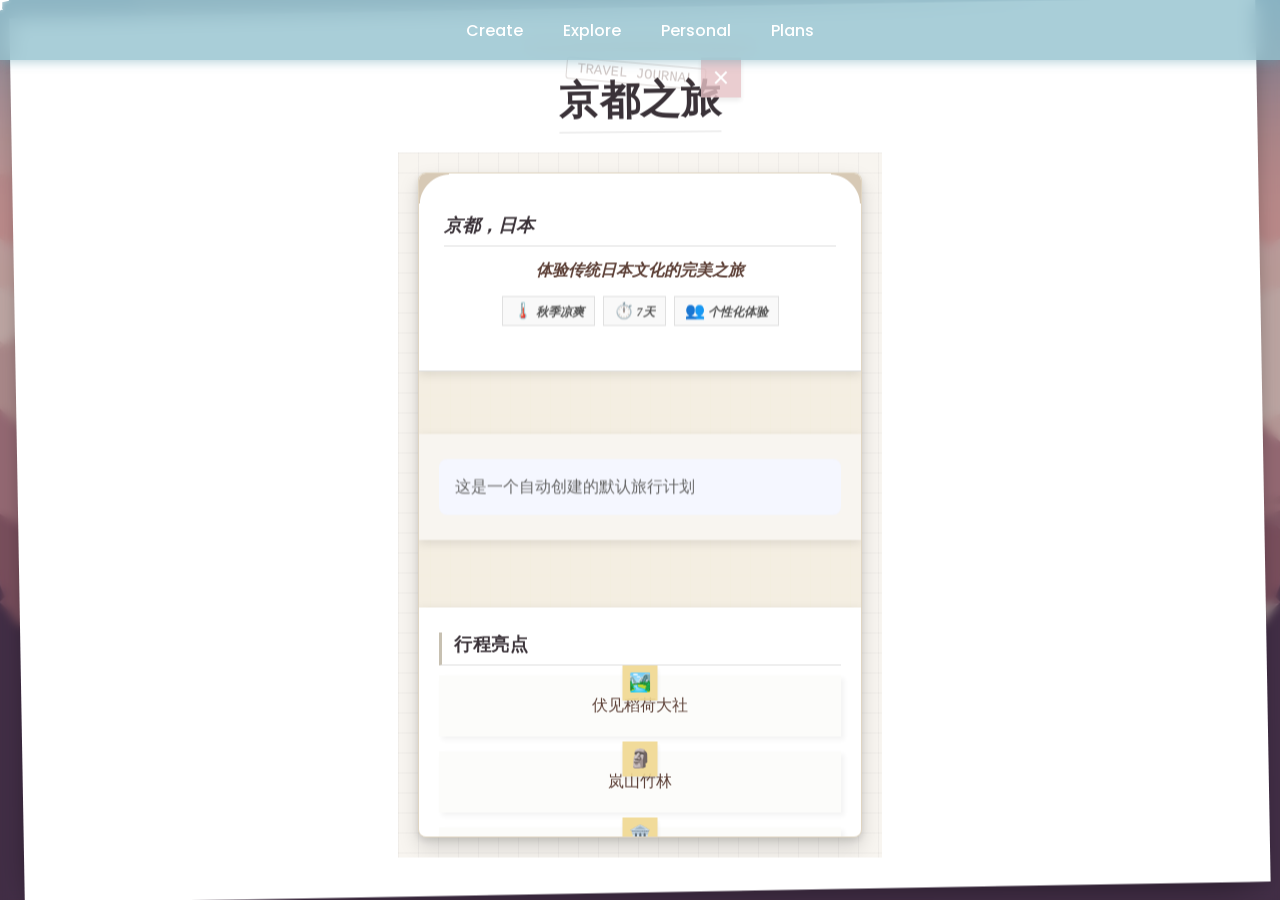
<file: plans.html>
<!DOCTYPE html>
<html lang="en">
<head>
    <meta charset="UTF-8">
    <meta name="viewport" content="width=device-width, initial-scale=1.0">
    <title>Travel Plans - DeepTrip</title>
    <link rel="stylesheet" href="css/style.css">
    <link rel="stylesheet" href="css/plans.css">
    <link rel="stylesheet" href="css/travel-guide-details.css">
    <link rel="stylesheet" href="css/travel-guide-journal-style.css">
    <link href="https://fonts.googleapis.com/css2?family=Poppins:wght@300;400;500;600;700&display=swap" rel="stylesheet">
    <link href="https://fonts.googleapis.com/css2?family=Caveat:wght@400;500;600;700&display=swap" rel="stylesheet">
    <link rel="stylesheet" href="css/airplane-cursor.css">
</head>
<body class="plans-page">
    <div class="fullscreen-bg"></div>
    
    <nav class="side-nav">
        <ul>
            <li><a href="create.html" class="nav-item">Create</a></li>
            <li><a href="explore.html" class="nav-item">Explore</a></li>
            <li><a href="personal.html" class="nav-item">Personal</a></li>
            <li><a href="plans.html" class="nav-item">Plans</a></li>
        </ul>
    </nav>
    
    <a href="index.html" class="back-nav">
        <svg width="24" height="24" viewBox="0 0 24 24" fill="none" xmlns="http://www.w3.org/2000/svg">
            <path d="M5 12H19" stroke="white" stroke-width="2" stroke-linecap="round" stroke-linejoin="round"/>
            <path d="M12 5L5 12L12 19" stroke="white" stroke-width="2" stroke-linecap="round" stroke-linejoin="round"/>
        </svg>
    </a>
    
    <main class="content">
        <div class="plans-header">
            <h1 class="page-title">Your Travel Plans</h1>
            <a href="create.html" class="btn btn-primary add-plan-btn">
                <svg width="20" height="20" viewBox="0 0 24 24" fill="none" xmlns="http://www.w3.org/2000/svg">
                    <path d="M12 5V19" stroke="currentColor" stroke-width="2" stroke-linecap="round" stroke-linejoin="round"/>
                    <path d="M5 12H19" stroke="currentColor" stroke-width="2" stroke-linecap="round" stroke-linejoin="round"/>
                </svg>
                创建新旅程
            </a>
        </div>
        
        <div class="journal-container">
            <div class="journal-left">
                <div class="plan-details-content">
                    <!-- Plan details will be populated by JavaScript -->
                    <div class="empty-state">
                        <div class="empty-icon">✈️</div>
                        <h3>选择一个旅行计划</h3>
                        <p>请在右侧列表中选择一个旅行计划查看详情</p>
                    </div>
                </div>
            </div>
            <div class="journal-right">
                <div class="tabs">
                    <button class="tab-btn active" data-tab="upcoming">我的旅行攻略</button>
                </div>
                
                <div class="tab-content active" data-tab-content="upcoming">
                    <div class="plans-container">
                        <!-- Plans will be populated by JavaScript -->
                        <div class="empty-state">
                            <div class="empty-icon">✈️</div>
                            <h3>暂无旅行计划</h3>
                            <p>通过问卷生成或从探索界面收藏的攻略将显示在这里</p>
                        </div>
                    </div>
                </div>
            </div>
        </div>
        
        <div class="trip-details-modal">
            <div class="modal-header">
                <h2 class="modal-title">Kyoto Trip</h2>
                <button class="modal-close">×</button>
            </div>
            
            <div class="modal-content">
                <div class="trip-info">
                    <div class="trip-dates">
                        <div class="date-item">
                            <div class="date-label">Departure</div>
                            <div class="date-value">Nov 10, 2024</div>
                        </div>
                        <div class="date-separator"></div>
                        <div class="date-item">
                            <div class="date-label">Return</div>
                            <div class="date-value">Nov 17, 2024</div>
                        </div>
                    </div>
                    
                    <div class="trip-meta">
                        <div class="meta-item">
                            <div class="meta-icon">👥</div>
                            <div class="meta-text">2 Travelers</div>
                        </div>
                        <div class="meta-item">
                            <div class="meta-icon">💰</div>
                            <div class="meta-text">$2,400 Budget</div>
                        </div>
                        <div class="meta-item">
                            <div class="meta-icon">🌡️</div>
                            <div class="meta-text">15-20°C</div>
                        </div>
                    </div>
                </div>
                
                <div class="trip-sections">
                    <div class="section-tabs">
                        <button class="section-tab active" data-section="timeline">Timeline</button>
                        <button class="section-tab" data-section="packing">Packing List</button>
                        <button class="section-tab" data-section="budget">Budget</button>
                        <button class="section-tab" data-section="contacts">Contacts</button>
                    </div>
                    
                    <div class="section-content active" data-section-content="timeline">
                        <div class="timeline-container">
                            <div class="day-timeline">
                                <div class="timeline-day-header">
                                    <div class="day-number">Day 1</div>
                                    <div class="day-title">Arrival & Settling In</div>
                                    <div class="day-date">Nov 10</div>
                                </div>
                                <div class="timeline-items">
                                    <div class="timeline-item">
                                        <div class="timeline-time">14:30</div>
                                        <div class="timeline-content">
                                            <div class="timeline-title">Arrive at Kansai International Airport</div>
                                            <div class="timeline-notes">Terminal 1, JAL Flight 123</div>
                                        </div>
                                    </div>
                                    <div class="timeline-item">
                                        <div class="timeline-time">16:00</div>
                                        <div class="timeline-content">
                                            <div class="timeline-title">Check-in at Ryokan Sakura</div>
                                            <div class="timeline-notes">Traditional Japanese inn with onsen</div>
                                        </div>
                                    </div>
                                    <div class="timeline-item">
                                        <div class="timeline-time">18:30</div>
                                        <div class="timeline-content">
                                            <div class="timeline-title">Dinner at Pontocho Alley</div>
                                            <div class="timeline-notes">Traditional Kyoto cuisine</div>
                                        </div>
                                    </div>
                                </div>
                            </div>
                            
                            <div class="day-timeline">
                                <div class="timeline-day-header">
                                    <div class="day-number">Day 2</div>
                                    <div class="day-title">Eastern Kyoto</div>
                                    <div class="day-date">Nov 11</div>
                                </div>
                                <div class="timeline-items">
                                    <div class="timeline-item">
                                        <div class="timeline-time">09:00</div>
                                        <div class="timeline-content">
                                            <div class="timeline-title">Visit Kiyomizu-dera Temple</div>
                                            <div class="timeline-notes">UNESCO World Heritage site with beautiful views</div>
                                        </div>
                                    </div>
                                    <div class="timeline-item">
                                        <div class="timeline-time">12:30</div>
                                        <div class="timeline-content">
                                            <div class="timeline-title">Lunch at Ninen-zaka</div>
                                            <div class="timeline-notes">Traditional teahouses and cafes</div>
                                        </div>
                                    </div>
                                    <div class="timeline-item">
                                        <div class="timeline-time">14:00</div>
                                        <div class="timeline-content">
                                            <div class="timeline-title">Explore Gion District</div>
                                            <div class="timeline-notes">Historic geisha district</div>
                                        </div>
                                    </div>
                                </div>
                            </div>
                            
                            <button class="btn btn-outline btn-small show-more-days">View All 7 Days</button>
                        </div>
                    </div>
                    
                    <div class="section-content" data-section-content="packing">
                        <div class="packing-list-container">
                            <div class="packing-category">
                                <div class="category-header">
                                    <h3>Essentials</h3>
                                    <div class="category-progress">3/5</div>
                                </div>
                                <ul class="packing-items">
                                    <li class="packing-item checked">
                                        <label class="item-checkbox">
                                            <input type="checkbox" checked>
                                            <span class="checkmark"></span>
                                        </label>
                                        <span class="item-name">Passport</span>
                                    </li>
                                    <li class="packing-item checked">
                                        <label class="item-checkbox">
                                            <input type="checkbox" checked>
                                            <span class="checkmark"></span>
                                        </label>
                                        <span class="item-name">Travel Insurance</span>
                                    </li>
                                    <li class="packing-item checked">
                                        <label class="item-checkbox">
                                            <input type="checkbox" checked>
                                            <span class="checkmark"></span>
                                        </label>
                                        <span class="item-name">Flight Tickets</span>
                                    </li>
                                    <li class="packing-item">
                                        <label class="item-checkbox">
                                            <input type="checkbox">
                                            <span class="checkmark"></span>
                                        </label>
                                        <span class="item-name">Credit Cards</span>
                                    </li>
                                    <li class="packing-item">
                                        <label class="item-checkbox">
                                            <input type="checkbox">
                                            <span class="checkmark"></span>
                                        </label>
                                        <span class="item-name">Japanese Yen</span>
                                    </li>
                                </ul>
                            </div>
                            
                            <div class="packing-category">
                                <div class="category-header">
                                    <h3>Clothing</h3>
                                    <div class="category-progress">2/7</div>
                                </div>
                                <ul class="packing-items">
                                    <li class="packing-item checked">
                                        <label class="item-checkbox">
                                            <input type="checkbox" checked>
                                            <span class="checkmark"></span>
                                        </label>
                                        <span class="item-name">Light Jacket</span>
                                    </li>
                                    <li class="packing-item checked">
                                        <label class="item-checkbox">
                                            <input type="checkbox" checked>
                                            <span class="checkmark"></span>
                                        </label>
                                        <span class="item-name">Comfortable Walking Shoes</span>
                                    </li>
                                    <li class="packing-item">
                                        <label class="item-checkbox">
                                            <input type="checkbox">
                                            <span class="checkmark"></span>
                                        </label>
                                        <span class="item-name">Socks (7 pairs)</span>
                                    </li>
                                    <li class="packing-item">
                                        <label class="item-checkbox">
                                            <input type="checkbox">
                                            <span class="checkmark"></span>
                                        </label>
                                        <span class="item-name">Underwear (7 pairs)</span>
                                    </li>
                                    <li class="packing-item">
                                        <label class="item-checkbox">
                                            <input type="checkbox">
                                            <span class="checkmark"></span>
                                        </label>
                                        <span class="item-name">T-shirts (5)</span>
                                    </li>
                                    <li class="packing-item">
                                        <label class="item-checkbox">
                                            <input type="checkbox">
                                            <span class="checkmark"></span>
                                        </label>
                                        <span class="item-name">Jeans/Pants (3)</span>
                                    </li>
                                    <li class="packing-item">
                                        <label class="item-checkbox">
                                            <input type="checkbox">
                                            <span class="checkmark"></span>
                                        </label>
                                        <span class="item-name">Sweater/Hoodie</span>
                                    </li>
                                </ul>
                            </div>
                            
                            <button class="btn btn-secondary add-item-btn">
                                <svg width="16" height="16" viewBox="0 0 24 24" fill="none" xmlns="http://www.w3.org/2000/svg">
                                    <path d="M12 5V19" stroke="currentColor" stroke-width="2" stroke-linecap="round" stroke-linejoin="round"/>
                                    <path d="M5 12H19" stroke="currentColor" stroke-width="2" stroke-linecap="round" stroke-linejoin="round"/>
                                </svg>
                                Add Item
                            </button>
                        </div>
                    </div>
                    
                    <div class="section-content" data-section-content="budget">
                        <div class="budget-container">
                            <div class="budget-summary">
                                <div class="budget-amount">
                                    <div class="amount-label">Total Budget</div>
                                    <div class="amount-value">$2,400</div>
                                </div>
                                <div class="budget-progress">
                                    <div class="progress-info">
                                        <span>$1,850 Allocated</span>
                                        <span>$550 Unallocated</span>
                                    </div>
                                    <div class="progress-bar">
                                        <div class="progress-fill" style="width: 77%"></div>
                                    </div>
                                </div>
                            </div>
                            
                            <div class="budget-categories">
                                <div class="budget-category">
                                    <div class="category-icon" style="background-color: rgba(255, 107, 107, 0.2);">✈️</div>
                                    <div class="category-details">
                                        <div class="category-name">Flights</div>
                                        <div class="category-allocation">$800 (33%)</div>
                                    </div>
                                </div>
                                <div class="budget-category">
                                    <div class="category-icon" style="background-color: rgba(217, 179, 16, 0.2);">🏨</div>
                                    <div class="category-details">
                                        <div class="category-name">Accommodation</div>
                                        <div class="category-allocation">$600 (25%)</div>
                                    </div>
                                </div>
                                <div class="budget-category">
                                    <div class="category-icon" style="background-color: rgba(10, 35, 66, 0.2);">🍣</div>
                                    <div class="category-details">
                                        <div class="category-name">Food</div>
                                        <div class="category-allocation">$300 (12.5%)</div>
                                    </div>
                                </div>
                                <div class="budget-category">
                                    <div class="category-icon" style="background-color: rgba(61, 153, 112, 0.2);">🚆</div>
                                    <div class="category-details">
                                        <div class="category-name">Transportation</div>
                                        <div class="category-allocation">$150 (6.25%)</div>
                                    </div>
                                </div>
                            </div>
                            
                            <div class="currency-converter">
                                <h3>Currency Converter</h3>
                                <div class="converter-inputs">
                                    <div class="converter-input">
                                        <input type="number" value="1" min="0">
                                        <select>
                                            <option value="USD" selected>USD</option>
                                            <option value="JPY">JPY</option>
                                            <option value="EUR">EUR</option>
                                            <option value="GBP">GBP</option>
                                        </select>
                                    </div>
                                    <div class="converter-equals">=</div>
                                    <div class="converter-input">
                                        <input type="number" value="142.81" disabled>
                                        <select>
                                            <option value="USD">USD</option>
                                            <option value="JPY" selected>JPY</option>
                                            <option value="EUR">EUR</option>
                                            <option value="GBP">GBP</option>
                                        </select>
                                    </div>
                                </div>
                            </div>
                        </div>
                    </div>
                    
                    <div class="section-content" data-section-content="contacts">
                        <div class="contacts-container">
                            <div class="emergency-contacts">
                                <h3>Emergency Contacts</h3>
                                <div class="contact-cards">
                                    <div class="contact-card">
                                        <div class="contact-icon">🚨</div>
                                        <div class="contact-details">
                                            <div class="contact-name">Emergency Services</div>
                                            <div class="contact-number">110 (Police) / 119 (Ambulance)</div>
                                        </div>
                                    </div>
                                    <div class="contact-card">
                                        <div class="contact-icon">🏥</div>
                                        <div class="contact-details">
                                            <div class="contact-name">Kyoto University Hospital</div>
                                            <div class="contact-number">+81 75-751-3111</div>
                                        </div>
                                    </div>
                                    <div class="contact-card">
                                        <div class="contact-icon">🏛️</div>
                                        <div class="contact-details">
                                            <div class="contact-name">US Embassy in Japan</div>
                                            <div class="contact-number">+81 3-3224-5000</div>
                                        </div>
                                    </div>
                                </div>
                            </div>
                            
                            <div class="accommodations-contacts">
                                <h3>Accommodation</h3>
                                <div class="contact-card">
                                    <div class="contact-icon">🏡</div>
                                    <div class="contact-details">
                                        <div class="contact-name">Ryokan Sakura</div>
                                        <div class="contact-address">123 Gion-machi, Higashiyama-ku, Kyoto</div>
                                        <div class="contact-number">+81 75-561-1234</div>
                                    </div>
                                </div>
                            </div>
                        </div>
                    </div>
                </div>
            </div>
            
            <div class="modal-footer">
                <button class="btn btn-outline">Share Trip</button>
                <button class="btn btn-primary">Save Changes</button>
            </div>
        </div>
        
        <div class="modal-overlay"></div>
    </main>

    <!-- 移动端切换视图按钮 -->
    <button class="mobile-toggle-view" id="mobileToggleView">
        <svg width="24" height="24" viewBox="0 0 24 24" fill="none" xmlns="http://www.w3.org/2000/svg">
            <path d="M4 6H20M4 12H20M4 18H20" stroke="white" stroke-width="2" stroke-linecap="round" stroke-linejoin="round"/>
        </svg>
    </button>

    <!-- 旅行攻略详情模态窗口 -->
    <div class="travel-guide-modal">
        <div class="travel-guide-header">
            <h2 class="travel-guide-title">京都之旅</h2>
            <button class="travel-guide-close">×</button>
        </div>
        <div class="travel-guide-content">
            <div class="travel-guide-container">
                <!-- Guide content will be populated here -->
            </div>
        </div>
    </div>
    <div class="travel-guide-overlay"></div>

    <!-- 编辑攻略模态窗口 -->
    <div class="edit-guide-modal">
        <!-- Other modal content -->
        </div>
    <div class="edit-guide-overlay"></div>
    
    <script src="js/html2canvas.min.js"></script>
    <script src="js/main.js"></script>
    <script src="js/airplane-cursor.js"></script>
    <script src="js/progress-editor.js"></script>
    <script src="js/plans-guide-enhancer.js"></script>
    
    <!-- Mobile toggle view script -->
    <script>
        document.addEventListener('DOMContentLoaded', function() {
            const toggleBtn = document.getElementById('mobileToggleView');
            const journalLeft = document.querySelector('.journal-left');
            const journalRight = document.querySelector('.journal-right');
            
            // Add styles to make the list taller
        const style = document.createElement('style');
        style.textContent = `
                @media (max-width: 768px) {
                    .journal-right {
                        min-height: 75vh !important;
                        max-height: none !important;
                    }
                    
                    .plans-container {
                        min-height: 65vh !important;
                        overflow-y: auto !important;
                    }
                    
                    .plan-card {
                        margin-bottom: 15px !important;
                    }
                }
            `;
            document.head.appendChild(style);
            
            // Remove the toggle button completely from DOM
            if (toggleBtn) {
                toggleBtn.style.display = 'none';
                toggleBtn.remove(); // Remove it from DOM entirely
            }
            
            // Reset to list view function
            const resetToListView = function() {
                if (window.innerWidth <= 768) {
                    journalLeft.style.display = 'none';
                    journalRight.style.display = 'block';
                    
                    // Also clear any selected state
                    const activeCards = document.querySelectorAll('.plan-card.active');
                    activeCards.forEach(card => {
                        card.classList.remove('active');
                    });
                    
                    // Reset the detail content to empty state
                    const detailsContainer = document.querySelector('.plan-details-content');
                    if (detailsContainer) {
                        detailsContainer.innerHTML = `
                            <div class="empty-state">
                                <div class="empty-icon">✈️</div>
                                <h3>选择一个旅行计划</h3>
                                <p>请在右侧列表中选择一个旅行计划查看详情</p>
                            </div>
                        `;
                    }
                    
                    // Remove URL hash if any
                    if (window.location.hash) {
                        history.pushState("", document.title, window.location.pathname);
                    }
                }
            };
            
            // Find or create a back link in the detail view
            const addBackLink = function() {
                let backLink = document.querySelector('.mobile-back-link');
                if (!backLink) {
                    const detailsHeader = journalLeft.querySelector('.plan-details-header');
                    if (detailsHeader) {
                        backLink = document.createElement('a');
                        backLink.className = 'mobile-back-link';
                        backLink.innerHTML = '&larr; 返回列表';
                        backLink.style.color = 'var(--text-color)';
                        backLink.style.textDecoration = 'none';
                        backLink.style.marginBottom = '10px';
                        backLink.style.display = 'inline-block';
                        backLink.style.cursor = 'pointer';
                        detailsHeader.insertBefore(backLink, detailsHeader.firstChild);
                        
                        // Add click event
                        backLink.addEventListener('click', function(e) {
                            e.preventDefault();
                            resetToListView();
                        });
                    }
                }
            };
            
            // Display function for mobile view
            function checkMobileView() {
                if (window.innerWidth <= 768) {
                    // Always start with list view on mobile
                    resetToListView();
                } else {
                    // On desktop show both panels
                    journalLeft.style.display = 'block';
                    journalRight.style.display = 'block';
                }
            }
            
            // Handle plan card clicks on mobile
            document.addEventListener('click', function(e) {
                if (window.innerWidth <= 768 && e.target.closest('.plan-card')) {
                    const planCard = e.target.closest('.plan-card');
                    const planId = planCard.dataset.planId;
                    
                    // Set active class
                    document.querySelectorAll('.plan-card').forEach(card => {
                        card.classList.remove('active');
                    });
                    planCard.classList.add('active');
                    
                    // Set URL hash to track state
                    window.location.hash = 'plan-' + planId;
                    
                    // We need a small delay to make sure the plan details are loaded
                    setTimeout(function() {
                        // Add back link to the details view
                        addBackLink();
                        // Switch to detail view
                        journalLeft.style.display = 'block';
                        journalRight.style.display = 'none';
                    }, 100);
                }
            });
            
            // Handle browser back button
            window.addEventListener('popstate', function(e) {
                if (window.innerWidth <= 768) {
                    resetToListView();
                }
            });
            
            // Check on page load and resize
            checkMobileView();
            window.addEventListener('resize', checkMobileView);
        });
    </script>
    
    <!-- Fix for loading saved guides -->
    <script>
        document.addEventListener('DOMContentLoaded', function() {
            // Check if initPlansPage from main.js has been run
            setTimeout(function() {
            const plansContainer = document.querySelector('.plans-container');
                
                // If plans container is empty or showing the empty state, try to manually load guides
                if (plansContainer && (plansContainer.innerHTML.trim() === '' || 
                    plansContainer.innerHTML.includes('暂无旅行计划'))) {
                    
                    console.log('Attempting to manually load saved guides...');
                    
                    // Get saved guides from localStorage
                    let savedGuides = JSON.parse(localStorage.getItem('savedGuides')) || [];
                    
                    // If there are no guides, add default guides for testing
                    if (!Array.isArray(savedGuides) || savedGuides.length === 0) {
                        console.log('No saved guides found. Adding default guides.');
                        savedGuides = [
                            {
                                id: 1001,
                                createdAt: new Date().toISOString(),
                                title: "京都之旅",
                                destination: "京都，日本",
                                duration: "7",
                                season: "秋季",
                                overview: "体验传统日本文化的完美之旅",
                                highlights: [
                                    "伏见稻荷大社",
                                    "岚山竹林",
                                    "金阁寺",
                                    "祗园区"
                                ],
                                dailyPlan: [
                                    { day: 1, activity: "抵达并安顿", location: "京都站" },
                                    { day: 2, activity: "寺庙之旅", location: "东京都" },
                                    { day: 3, activity: "文化探索", location: "祗园和市中心" }
                                ],
                                notes: "这是一个自动创建的默认旅行计划"
                            }
                        ];
                            localStorage.setItem('savedGuides', JSON.stringify(savedGuides));
                        }
                    
                    console.log('Found ' + savedGuides.length + ' guides');
                    
                    // Display guides manually if they exist
                    if (savedGuides.length > 0) {
            let plansHTML = '';
            
                        savedGuides.forEach(guide => {
                            // Create plan HTML
                plansHTML += `
                    <div class="plan-card" data-plan-id="${guide.id}">
                        <div class="plan-header">
                                        <h3>${guide.title || guide.destination}</h3>
                                        <div class="plan-dates">创建于: ${new Date(guide.createdAt || new Date()).toLocaleDateString()}</div>
                        </div>
                        <div class="plan-progress">
                            <div class="progress-bar">
                                            <div class="progress-fill" style="width: 100%"></div>
                            </div>
                                        <div class="progress-text">已保存的旅行攻略</div>
                        </div>
                    </div>
                `;
            });
            
                        // Update the plans container
            plansContainer.innerHTML = plansHTML;
            
                        // Add click event to plan cards
            const planCards = document.querySelectorAll('.plan-card');
            planCards.forEach(card => {
                card.addEventListener('click', function() {
                                const planId = parseInt(this.dataset.planId);
                                
                                // Remove active class from all cards
                    planCards.forEach(c => c.classList.remove('active'));
                    
                                // Add active class to clicked card
                    this.classList.add('active');
                    
                                // Find guide data
                                const guide = savedGuides.find(g => g.id == planId);
                    
                    if (guide) {
                                    // Display guide details
                                    if (typeof showTravelGuideDetails === 'function') {
                                        showTravelGuideDetails(guide);
            } else {
                                        // Fall back to simple display
                                        const detailsContainer = document.querySelector('.plan-details-content');
                                        if (detailsContainer) {
                                            detailsContainer.innerHTML = `
                <div class="plan-details">
                    <div class="plan-details-header">
                        <h2>${guide.title || guide.destination}</h2>
                                                        <div class="plan-details-dates">时长: ${guide.duration}天</div>
                    </div>
                    <div class="plan-details-body">
                        <div class="plan-details-section">
                                                            <h3>旅行概览</h3>
                                                            <p>${guide.overview || '暂无概览'}</p>
                                </div>
                                                        ${guide.highlights ? `
                        <div class="plan-details-section">
                                                            <h3>行程亮点</h3>
                                                            <ul class="highlights-list">
                                                                ${guide.highlights.map(h => `<li>${h}</li>`).join('')}
                            </ul>
                        </div>
                                                        ` : ''}
                            </div>
                    </div>
                `;
            }
                                    }
                                }
                            });
            });
            
                        // Select first card by default
                        if (planCards.length > 0) {
                            planCards[0].click();
                        }
                    }
                }
            }, 1000); // Give main.js time to initialize first
        });
    </script>

    <!-- Fix for travel guide modal navigation -->
    <script>
        // Override the closeTravelGuideModal function to ensure mobile guide list is shown
        document.addEventListener('DOMContentLoaded', function() {
            // Store original function implementation once DOM is loaded
            const originalGlobalCloseModal = window.closeTravelGuideModal;
            
            // Create a better implementation that avoids circular references
            window.closeTravelGuideModal = function() {
                // First close the modal UI elements directly
                const modal = document.querySelector('.travel-guide-modal');
                const overlay = document.querySelector('.travel-guide-overlay');
                
                if (modal) modal.classList.remove('active');
                if (overlay) overlay.classList.remove('active');
                
                // Then handle mobile-specific behavior without calling the original function
                if (window.innerWidth <= 768) {
                    const journalLeft = document.querySelector('.journal-left');
                    const journalRight = document.querySelector('.journal-right');
                    
                    if (journalLeft && journalRight) {
                        // Hide the guide details and show the guide list
                        journalLeft.style.display = 'none';
                        journalRight.style.display = 'block';
                        
                        // Remove any active states from cards
                        const activeCards = document.querySelectorAll('.plan-card.active');
                        activeCards.forEach(card => {
                            card.classList.remove('active');
                        });
                        
                        // Clear the URL hash if exists
                        if (window.location.hash) {
                            history.pushState("", document.title, window.location.pathname);
                        }
                        
                        console.log('Guide modal closed, showing guide list');
                    }
                }
            };
            
            // Fix for travel guide modal close button
            document.addEventListener('click', function(e) {
                if (e.target.classList.contains('travel-guide-close')) {
                    e.preventDefault();
                    window.closeTravelGuideModal();
                }
            });
            
            // Fix for travel guide modal overlay
            document.addEventListener('click', function(e) {
                if (e.target.classList.contains('travel-guide-overlay')) {
                    e.preventDefault();
                    window.closeTravelGuideModal();
                }
            });
        });
    </script>
</body>
</html>
</file>
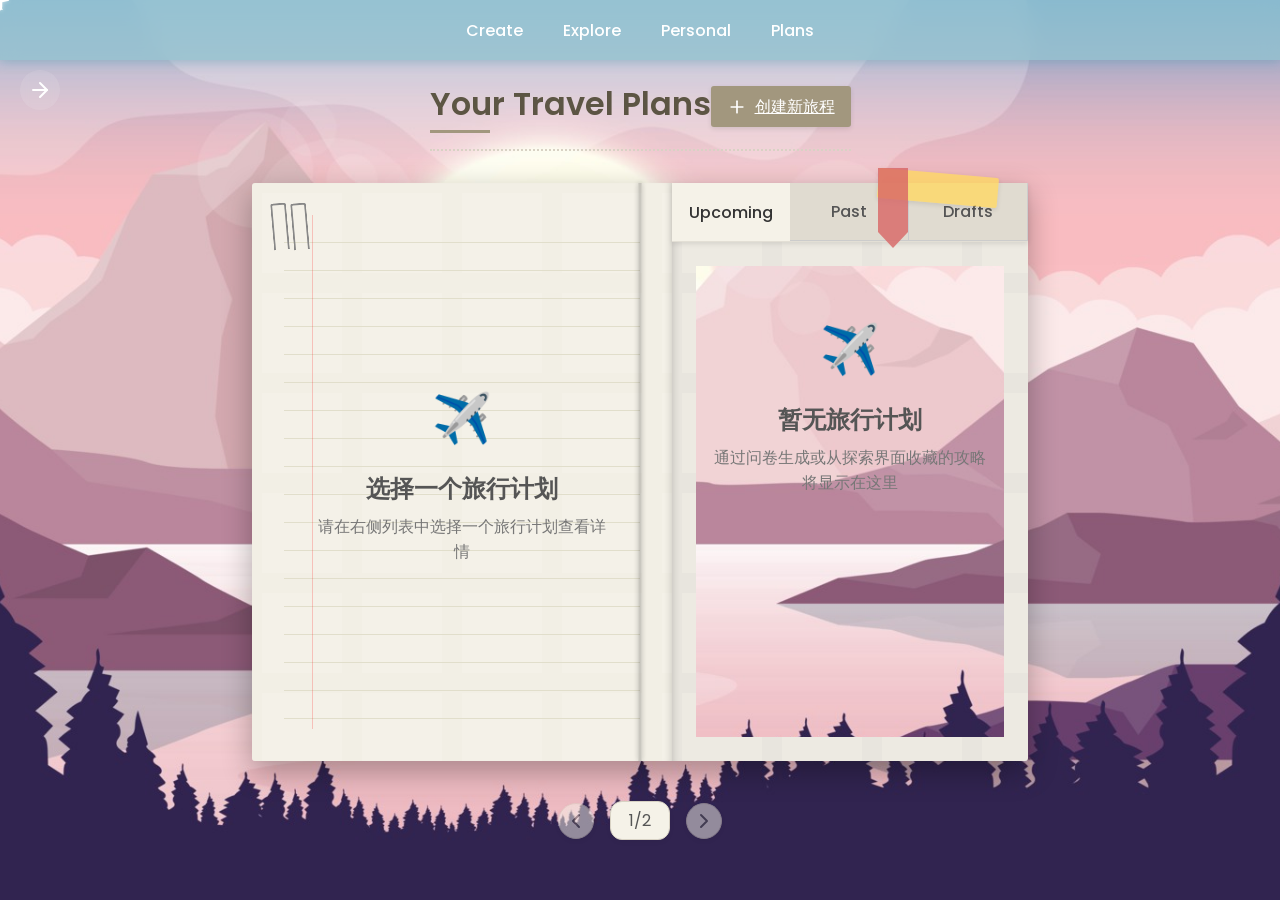
<file: plans_backup.html>
<!DOCTYPE html>
<html lang="en">
<head>
    <meta charset="UTF-8">
    <meta name="viewport" content="width=device-width, initial-scale=1.0">
    <title>Travel Plans - DeepTrip</title>
    <link rel="stylesheet" href="css/style.css">
    <link rel="stylesheet" href="css/plans.css">
    <link rel="stylesheet" href="css/travel-guide-details.css">
    <link href="https://fonts.googleapis.com/css2?family=Poppins:wght@300;400;500;600;700&display=swap" rel="stylesheet">
    <link href="https://fonts.googleapis.com/css2?family=Caveat:wght@400;500;600;700&display=swap" rel="stylesheet">
    <link rel="stylesheet" href="css/airplane-cursor.css">
</head>
<body class="plans-page">
    <div class="fullscreen-bg"></div>
    
    <nav class="side-nav">
        <ul>
            <li><a href="create.html" class="nav-item">Create</a></li>
            <li><a href="explore.html" class="nav-item">Explore</a></li>
            <li><a href="personal.html" class="nav-item">Personal</a></li>
            <li><a href="plans.html" class="nav-item">Plans</a></li>
        </ul>
    </nav>
    
    <a href="index.html" class="back-nav">
        <svg width="24" height="24" viewBox="0 0 24 24" fill="none" xmlns="http://www.w3.org/2000/svg">
            <path d="M5 12H19" stroke="white" stroke-width="2" stroke-linecap="round" stroke-linejoin="round"/>
            <path d="M12 5L19 12L12 19" stroke="white" stroke-width="2" stroke-linecap="round" stroke-linejoin="round"/>
        </svg>
    </a>
    
    <main class="content">
        <div class="plans-header">
            <h1 class="page-title">Your Travel Plans</h1>
            <a href="create.html" class="btn btn-primary add-plan-btn">
                <svg width="20" height="20" viewBox="0 0 24 24" fill="none" xmlns="http://www.w3.org/2000/svg">
                    <path d="M12 5V19" stroke="currentColor" stroke-width="2" stroke-linecap="round" stroke-linejoin="round"/>
                    <path d="M5 12H19" stroke="currentColor" stroke-width="2" stroke-linecap="round" stroke-linejoin="round"/>
                </svg>
                创建新旅程
            </a>
        </div>
        
        <div class="journal-container">
            <div class="journal-left">
                <div class="plan-details-content">
                    <!-- Plan details will be populated by JavaScript -->
                    <div class="empty-state">
                        <div class="empty-icon">✈️</div>
                        <h3>选择一个旅行计划</h3>
                        <p>请在右侧列表中选择一个旅行计划查看详情</p>
                    </div>
                </div>
            </div>
            <div class="journal-right">
                <div class="tabs">
                    <button class="tab-btn active" data-tab="upcoming">Upcoming</button>
                    <button class="tab-btn" data-tab="past">Past</button>
                    <button class="tab-btn" data-tab="drafts">Drafts</button>
                </div>
                
                <div class="tab-content active" data-tab-content="upcoming">
                    <div class="plans-container">
                        <!-- Plans will be populated by JavaScript -->
                        <div class="empty-state">
                            <div class="empty-icon">✈️</div>
                            <h3>暂无旅行计划</h3>
                            <p>通过问卷生成或从探索界面收藏的攻略将显示在这里</p>
                        </div>
                    </div>
                </div>
                
                <div class="tab-content" data-tab-content="past">
                    <div class="empty-state">
                        <div class="empty-icon">🏆</div>
                        <h3>Trip History</h3>
                        <p>Completed trips will appear here</p>
                    </div>
                </div>
                
                <div class="tab-content" data-tab-content="drafts">
                    <div class="empty-state">
                        <div class="empty-icon">📝</div>
                        <h3>Trip Drafts</h3>
                        <p>Save trip ideas and continue planning later</p>
                    </div>
                </div>
            </div>
        </div>
        
        <div class="journal-pagination">
            <button class="pagination-btn prev" disabled>
                <svg width="24" height="24" viewBox="0 0 24 24" fill="none" xmlns="http://www.w3.org/2000/svg">
                    <path d="M15 18L9 12L15 6" stroke="currentColor" stroke-width="2" stroke-linecap="round" stroke-linejoin="round"/>
                </svg>
            </button>
            <div class="pagination-indicator">
                <span class="current-page">1</span>/<span class="total-pages">1</span>
            </div>
            <button class="pagination-btn next" disabled>
                <svg width="24" height="24" viewBox="0 0 24 24" fill="none" xmlns="http://www.w3.org/2000/svg">
                    <path d="M9 18L15 12L9 6" stroke="currentColor" stroke-width="2" stroke-linecap="round" stroke-linejoin="round"/>
                </svg>
            </button>
        </div>
        
        <div class="trip-details-modal">
            <div class="modal-header">
                <h2 class="modal-title">Kyoto Trip</h2>
                <button class="modal-close">×</button>
            </div>
            
            <div class="modal-content">
                <div class="trip-info">
                    <div class="trip-dates">
                        <div class="date-item">
                            <div class="date-label">Departure</div>
                            <div class="date-value">Nov 10, 2024</div>
                        </div>
                        <div class="date-separator"></div>
                        <div class="date-item">
                            <div class="date-label">Return</div>
                            <div class="date-value">Nov 17, 2024</div>
                        </div>
                    </div>
                    
                    <div class="trip-meta">
                        <div class="meta-item">
                            <div class="meta-icon">👥</div>
                            <div class="meta-text">2 Travelers</div>
                        </div>
                        <div class="meta-item">
                            <div class="meta-icon">💰</div>
                            <div class="meta-text">$2,400 Budget</div>
                        </div>
                        <div class="meta-item">
                            <div class="meta-icon">🌡️</div>
                            <div class="meta-text">15-20°C</div>
                        </div>
                    </div>
                </div>
                
                <div class="trip-sections">
                    <div class="section-tabs">
                        <button class="section-tab active" data-section="timeline">Timeline</button>
                        <button class="section-tab" data-section="packing">Packing List</button>
                        <button class="section-tab" data-section="budget">Budget</button>
                        <button class="section-tab" data-section="contacts">Contacts</button>
                    </div>
                    
                    <div class="section-content active" data-section-content="timeline">
                        <div class="timeline-container">
                            <div class="day-timeline">
                                <div class="timeline-day-header">
                                    <div class="day-number">Day 1</div>
                                    <div class="day-title">Arrival & Settling In</div>
                                    <div class="day-date">Nov 10</div>
                                </div>
                                <div class="timeline-items">
                                    <div class="timeline-item">
                                        <div class="timeline-time">14:30</div>
                                        <div class="timeline-content">
                                            <div class="timeline-title">Arrive at Kansai International Airport</div>
                                            <div class="timeline-notes">Terminal 1, JAL Flight 123</div>
                                        </div>
                                    </div>
                                    <div class="timeline-item">
                                        <div class="timeline-time">16:00</div>
                                        <div class="timeline-content">
                                            <div class="timeline-title">Check-in at Ryokan Sakura</div>
                                            <div class="timeline-notes">Traditional Japanese inn with onsen</div>
                                        </div>
                                    </div>
                                    <div class="timeline-item">
                                        <div class="timeline-time">18:30</div>
                                        <div class="timeline-content">
                                            <div class="timeline-title">Dinner at Pontocho Alley</div>
                                            <div class="timeline-notes">Traditional Kyoto cuisine</div>
                                        </div>
                                    </div>
                                </div>
                            </div>
                            
                            <div class="day-timeline">
                                <div class="timeline-day-header">
                                    <div class="day-number">Day 2</div>
                                    <div class="day-title">Eastern Kyoto</div>
                                    <div class="day-date">Nov 11</div>
                                </div>
                                <div class="timeline-items">
                                    <div class="timeline-item">
                                        <div class="timeline-time">09:00</div>
                                        <div class="timeline-content">
                                            <div class="timeline-title">Visit Kiyomizu-dera Temple</div>
                                            <div class="timeline-notes">UNESCO World Heritage site with beautiful views</div>
                                        </div>
                                    </div>
                                    <div class="timeline-item">
                                        <div class="timeline-time">12:30</div>
                                        <div class="timeline-content">
                                            <div class="timeline-title">Lunch at Ninen-zaka</div>
                                            <div class="timeline-notes">Traditional teahouses and cafes</div>
                                        </div>
                                    </div>
                                    <div class="timeline-item">
                                        <div class="timeline-time">14:00</div>
                                        <div class="timeline-content">
                                            <div class="timeline-title">Explore Gion District</div>
                                            <div class="timeline-notes">Historic geisha district</div>
                                        </div>
                                    </div>
                                </div>
                            </div>
                            
                            <button class="btn btn-outline btn-small show-more-days">View All 7 Days</button>
                        </div>
                    </div>
                    
                    <div class="section-content" data-section-content="packing">
                        <div class="packing-list-container">
                            <div class="packing-category">
                                <div class="category-header">
                                    <h3>Essentials</h3>
                                    <div class="category-progress">3/5</div>
                                </div>
                                <ul class="packing-items">
                                    <li class="packing-item checked">
                                        <label class="item-checkbox">
                                            <input type="checkbox" checked>
                                            <span class="checkmark"></span>
                                        </label>
                                        <span class="item-name">Passport</span>
                                    </li>
                                    <li class="packing-item checked">
                                        <label class="item-checkbox">
                                            <input type="checkbox" checked>
                                            <span class="checkmark"></span>
                                        </label>
                                        <span class="item-name">Travel Insurance</span>
                                    </li>
                                    <li class="packing-item checked">
                                        <label class="item-checkbox">
                                            <input type="checkbox" checked>
                                            <span class="checkmark"></span>
                                        </label>
                                        <span class="item-name">Flight Tickets</span>
                                    </li>
                                    <li class="packing-item">
                                        <label class="item-checkbox">
                                            <input type="checkbox">
                                            <span class="checkmark"></span>
                                        </label>
                                        <span class="item-name">Credit Cards</span>
                                    </li>
                                    <li class="packing-item">
                                        <label class="item-checkbox">
                                            <input type="checkbox">
                                            <span class="checkmark"></span>
                                        </label>
                                        <span class="item-name">Japanese Yen</span>
                                    </li>
                                </ul>
                            </div>
                            
                            <div class="packing-category">
                                <div class="category-header">
                                    <h3>Clothing</h3>
                                    <div class="category-progress">2/7</div>
                                </div>
                                <ul class="packing-items">
                                    <li class="packing-item checked">
                                        <label class="item-checkbox">
                                            <input type="checkbox" checked>
                                            <span class="checkmark"></span>
                                        </label>
                                        <span class="item-name">Light Jacket</span>
                                    </li>
                                    <li class="packing-item checked">
                                        <label class="item-checkbox">
                                            <input type="checkbox" checked>
                                            <span class="checkmark"></span>
                                        </label>
                                        <span class="item-name">Comfortable Walking Shoes</span>
                                    </li>
                                    <li class="packing-item">
                                        <label class="item-checkbox">
                                            <input type="checkbox">
                                            <span class="checkmark"></span>
                                        </label>
                                        <span class="item-name">Socks (7 pairs)</span>
                                    </li>
                                    <li class="packing-item">
                                        <label class="item-checkbox">
                                            <input type="checkbox">
                                            <span class="checkmark"></span>
                                        </label>
                                        <span class="item-name">Underwear (7 pairs)</span>
                                    </li>
                                    <li class="packing-item">
                                        <label class="item-checkbox">
                                            <input type="checkbox">
                                            <span class="checkmark"></span>
                                        </label>
                                        <span class="item-name">T-shirts (5)</span>
                                    </li>
                                    <li class="packing-item">
                                        <label class="item-checkbox">
                                            <input type="checkbox">
                                            <span class="checkmark"></span>
                                        </label>
                                        <span class="item-name">Jeans/Pants (3)</span>
                                    </li>
                                    <li class="packing-item">
                                        <label class="item-checkbox">
                                            <input type="checkbox">
                                            <span class="checkmark"></span>
                                        </label>
                                        <span class="item-name">Sweater/Hoodie</span>
                                    </li>
                                </ul>
                            </div>
                            
                            <button class="btn btn-secondary add-item-btn">
                                <svg width="16" height="16" viewBox="0 0 24 24" fill="none" xmlns="http://www.w3.org/2000/svg">
                                    <path d="M12 5V19" stroke="currentColor" stroke-width="2" stroke-linecap="round" stroke-linejoin="round"/>
                                    <path d="M5 12H19" stroke="currentColor" stroke-width="2" stroke-linecap="round" stroke-linejoin="round"/>
                                </svg>
                                Add Item
                            </button>
                        </div>
                    </div>
                    
                    <div class="section-content" data-section-content="budget">
                        <div class="budget-container">
                            <div class="budget-summary">
                                <div class="budget-amount">
                                    <div class="amount-label">Total Budget</div>
                                    <div class="amount-value">$2,400</div>
                                </div>
                                <div class="budget-progress">
                                    <div class="progress-info">
                                        <span>$1,850 Allocated</span>
                                        <span>$550 Unallocated</span>
                                    </div>
                                    <div class="progress-bar">
                                        <div class="progress-fill" style="width: 77%"></div>
                                    </div>
                                </div>
                            </div>
                            
                            <div class="budget-categories">
                                <div class="budget-category">
                                    <div class="category-icon" style="background-color: rgba(255, 107, 107, 0.2);">✈️</div>
                                    <div class="category-details">
                                        <div class="category-name">Flights</div>
                                        <div class="category-allocation">$800 (33%)</div>
                                    </div>
                                </div>
                                <div class="budget-category">
                                    <div class="category-icon" style="background-color: rgba(217, 179, 16, 0.2);">🏨</div>
                                    <div class="category-details">
                                        <div class="category-name">Accommodation</div>
                                        <div class="category-allocation">$600 (25%)</div>
                                    </div>
                                </div>
                                <div class="budget-category">
                                    <div class="category-icon" style="background-color: rgba(10, 35, 66, 0.2);">🍣</div>
                                    <div class="category-details">
                                        <div class="category-name">Food</div>
                                        <div class="category-allocation">$300 (12.5%)</div>
                                    </div>
                                </div>
                                <div class="budget-category">
                                    <div class="category-icon" style="background-color: rgba(61, 153, 112, 0.2);">🚆</div>
                                    <div class="category-details">
                                        <div class="category-name">Transportation</div>
                                        <div class="category-allocation">$150 (6.25%)</div>
                                    </div>
                                </div>
                            </div>
                            
                            <div class="currency-converter">
                                <h3>Currency Converter</h3>
                                <div class="converter-inputs">
                                    <div class="converter-input">
                                        <input type="number" value="1" min="0">
                                        <select>
                                            <option value="USD" selected>USD</option>
                                            <option value="JPY">JPY</option>
                                            <option value="EUR">EUR</option>
                                            <option value="GBP">GBP</option>
                                        </select>
                                    </div>
                                    <div class="converter-equals">=</div>
                                    <div class="converter-input">
                                        <input type="number" value="142.81" disabled>
                                        <select>
                                            <option value="USD">USD</option>
                                            <option value="JPY" selected>JPY</option>
                                            <option value="EUR">EUR</option>
                                            <option value="GBP">GBP</option>
                                        </select>
                                    </div>
                                </div>
                            </div>
                        </div>
                    </div>
                    
                    <div class="section-content" data-section-content="contacts">
                        <div class="contacts-container">
                            <div class="emergency-contacts">
                                <h3>Emergency Contacts</h3>
                                <div class="contact-cards">
                                    <div class="contact-card">
                                        <div class="contact-icon">🚨</div>
                                        <div class="contact-details">
                                            <div class="contact-name">Emergency Services</div>
                                            <div class="contact-number">110 (Police) / 119 (Ambulance)</div>
                                        </div>
                                    </div>
                                    <div class="contact-card">
                                        <div class="contact-icon">🏥</div>
                                        <div class="contact-details">
                                            <div class="contact-name">Kyoto University Hospital</div>
                                            <div class="contact-number">+81 75-751-3111</div>
                                        </div>
                                    </div>
                                    <div class="contact-card">
                                        <div class="contact-icon">🏛️</div>
                                        <div class="contact-details">
                                            <div class="contact-name">US Embassy in Japan</div>
                                            <div class="contact-number">+81 3-3224-5000</div>
                                        </div>
                                    </div>
                                </div>
                            </div>
                            
                            <div class="accommodations-contacts">
                                <h3>Accommodation</h3>
                                <div class="contact-card">
                                    <div class="contact-icon">🏡</div>
                                    <div class="contact-details">
                                        <div class="contact-name">Ryokan Sakura</div>
                                        <div class="contact-address">123 Gion-machi, Higashiyama-ku, Kyoto</div>
                                        <div class="contact-number">+81 75-561-1234</div>
                                    </div>
                                </div>
                            </div>
                        </div>
                    </div>
                </div>
            </div>
            
            <div class="modal-footer">
                <button class="btn btn-outline">Share Trip</button>
                <button class="btn btn-primary">Save Changes</button>
            </div>
        </div>
        
        <div class="modal-overlay"></div>
    </main>

    <!-- Travel Guide Details Modal -->
    <div class="travel-guide-overlay"></div>
    <div class="travel-guide-modal">
        <div class="travel-guide-header">
            <h2 class="travel-guide-title">Travel Guide</h2>
            <button class="travel-guide-close">×</button>
        </div>
        <div class="travel-guide-content">
            <div class="travel-guide-container">
                <!-- Travel guide content will be dynamically generated -->
            </div>
        </div>
    </div>

    <!-- Edit Travel Guide Modal -->
    <div class="edit-guide-overlay"></div>
    <div class="edit-guide-modal">
        <div class="edit-guide-header">
            <h2 class="edit-guide-title">编辑旅行攻略</h2>
            <button class="edit-guide-close">×</button>
        </div>
        <div class="edit-guide-content">
            <div class="edit-guide-container">
                <div class="edit-section">
                    <h3>操作选项</h3>
                    <div class="edit-actions">
                        <button id="deleteGuideBtn" class="btn btn-danger">删除攻略</button>
                        <button id="modifyItineraryBtn" class="btn btn-primary">修改行程</button>
                    </div>
                </div>
                
                <div class="day-edit-section" style="display: none;">
                    <h3>选择要修改的行程日</h3>
                    <div class="day-select-container"></div>
                    <div class="form-actions">
                        <button type="button" id="backToEditBtn" class="btn btn-outline">返回</button>
                    </div>
                </div>
                
                <div class="day-edit-form" style="display: none;">
                    <h3>修改行程信息</h3>
                    <form>
                        <div class="form-group">
                            <label for="dayActivityInput">活动内容</label>
                            <input type="text" id="dayActivityInput" class="form-control" placeholder="输入活动描述">
                        </div>
                        <div class="form-group">
                            <label for="dayLocationInput">活动地点</label>
                            <input type="text" id="dayLocationInput" class="form-control" placeholder="输入活动地点">
                        </div>
                        <div class="form-actions">
                            <button type="button" id="backToDaysBtn" class="btn btn-outline">返回</button>
                            <button type="button" id="saveDayBtn" class="btn btn-primary">保存修改</button>
                        </div>
                    </form>
                </div>
                
                <div class="delete-confirm-section" style="display: none;">
                    <h3>确认删除</h3>
                    <p>您确定要删除这个旅行攻略吗？此操作不可撤销。</p>
                    <div class="confirm-actions">
                        <button id="cancelDeleteBtn" class="btn btn-outline">取消</button>
                        <button id="confirmDeleteBtn" class="btn btn-danger">确认删除</button>
                    </div>
                </div>
            </div>
        </div>
    </div>

    
    <script src="js/main.js"></script>
    <script src="js/airplane-cursor.js"></script>
</body>
</html>
</file>
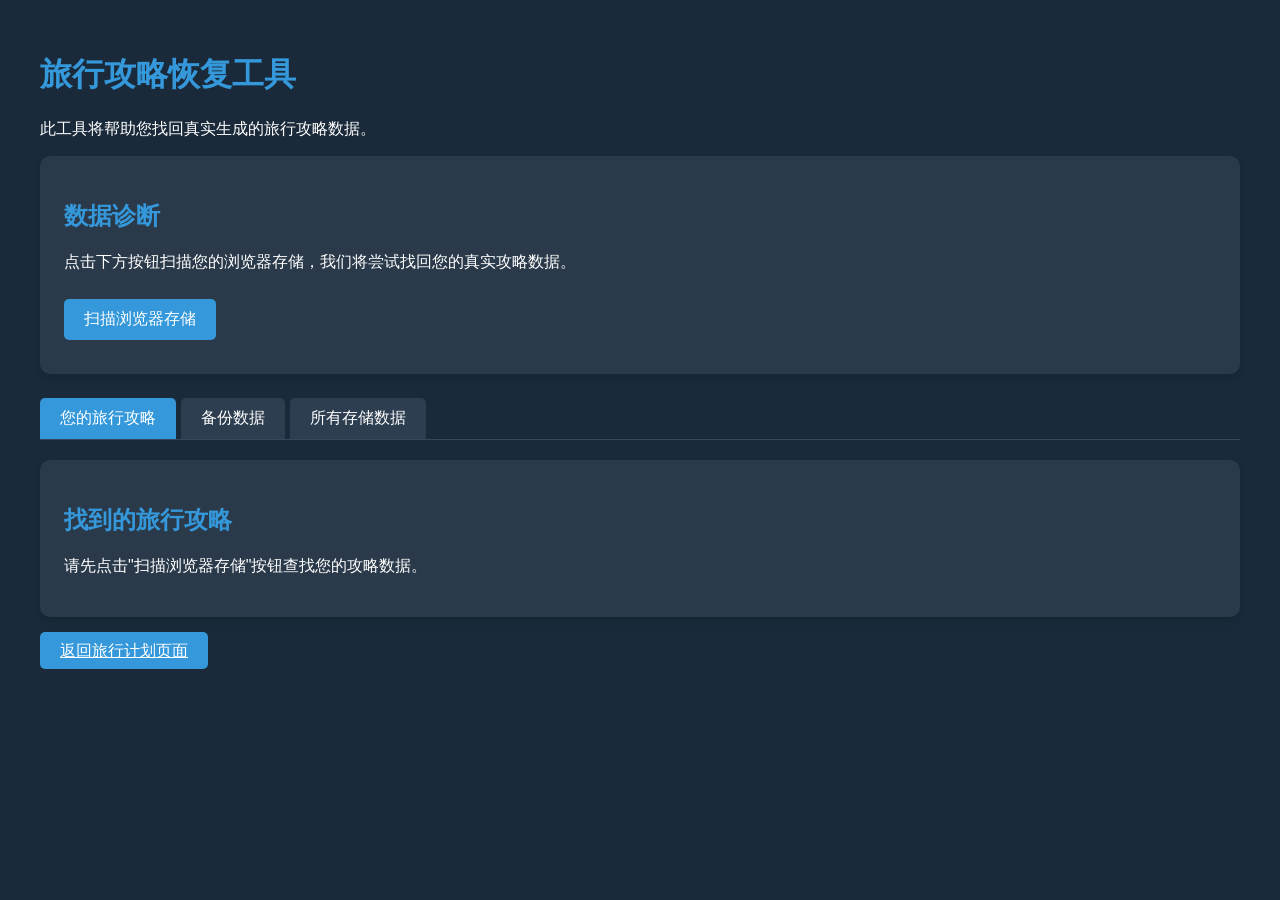
<file: recover-guides.html>
<!DOCTYPE html>
<html lang="en">
<head>
    <meta charset="UTF-8">
    <meta name="viewport" content="width=device-width, initial-scale=1.0">
    <title>恢复真实旅行攻略数据</title>
    <style>
        body {
            font-family: 'Poppins', sans-serif;
            margin: 0;
            padding: 0;
            background-color: #1a2a3a;
            color: white;
        }
        
        .container {
            max-width: 1200px;
            margin: 0 auto;
            padding: 2rem;
        }
        
        h1, h2, h3 {
            color: #3498db;
        }
        
        .card {
            background-color: #2a3a4a;
            border-radius: 10px;
            padding: 1.5rem;
            margin-bottom: 1.5rem;
            box-shadow: 0 4px 6px rgba(0, 0, 0, 0.1);
        }
        
        .btn {
            background-color: #3498db;
            color: white;
            border: none;
            padding: 10px 20px;
            border-radius: 5px;
            cursor: pointer;
            font-size: 1rem;
            margin: 10px 10px 10px 0;
            transition: background-color 0.3s;
        }
        
        .btn:hover {
            background-color: #2980b9;
        }
        
        .btn-danger {
            background-color: #e74c3c;
        }
        
        .btn-danger:hover {
            background-color: #c0392b;
        }
        
        .btn-success {
            background-color: #2ecc71;
        }
        
        .btn-success:hover {
            background-color: #27ae60;
        }
        
        .guide-card {
            background-color: #34495e;
            border-radius: 8px;
            padding: 15px;
            margin-bottom: 15px;
            border-left: 4px solid #3498db;
        }
        
        .guide-title {
            font-size: 1.2rem;
            margin-top: 0;
            color: #f1c40f;
        }
        
        .guide-destination {
            color: #ecf0f1;
            font-size: 0.9rem;
            margin-bottom: 10px;
        }
        
        pre {
            background-color: #243342;
            padding: 15px;
            border-radius: 5px;
            overflow-x: auto;
            color: #ecf0f1;
        }
        
        .message {
            padding: 10px;
            border-radius: 5px;
            margin: 15px 0;
        }
        
        .message.success {
            background-color: rgba(46, 204, 113, 0.2);
            border: 1px solid #2ecc71;
        }
        
        .message.error {
            background-color: rgba(231, 76, 60, 0.2);
            border: 1px solid #e74c3c;
        }
        
        .message.warning {
            background-color: rgba(241, 196, 15, 0.2);
            border: 1px solid #f1c40f;
        }
        
        .tabs {
            display: flex;
            margin-bottom: 20px;
            border-bottom: 1px solid #34495e;
        }
        
        .tab {
            padding: 10px 20px;
            cursor: pointer;
            background-color: #2c3e50;
            border-top-left-radius: 5px;
            border-top-right-radius: 5px;
            margin-right: 5px;
        }
        
        .tab.active {
            background-color: #3498db;
            color: white;
        }
        
        .tab-content {
            display: none;
        }
        
        .tab-content.active {
            display: block;
        }
        
        /* 修改行程亮点标题样式，使其更加柔和 */
        h3 {
            font-size: 1.3rem;
            font-weight: 500;
            color: rgba(109, 158, 235, 0.9);
            margin-bottom: 1rem;
            position: relative;
            padding-left: 12px;
            letter-spacing: 0.5px;
            border-left: 3px solid rgba(109, 158, 235, 0.7);
            transition: all 0.3s ease;
        }
        
        h3:hover {
            color: rgba(109, 158, 235, 1);
            border-left-color: rgba(109, 158, 235, 0.9);
        }
    </style>
</head>
<body>
    <div class="container">
        <h1>旅行攻略恢复工具</h1>
        <p>此工具将帮助您找回真实生成的旅行攻略数据。</p>
        
        <div class="card">
            <h2>数据诊断</h2>
            <p>点击下方按钮扫描您的浏览器存储，我们将尝试找回您的真实攻略数据。</p>
            
            <div>
                <button id="scanBtn" class="btn">扫描浏览器存储</button>
                <button id="restoreBtn" class="btn btn-success" style="display: none;">恢复真实攻略</button>
            </div>
            
            <div id="statusMessage" class="message" style="display: none;"></div>
        </div>
        
        <div class="tabs">
            <div class="tab active" data-tab="guides">您的旅行攻略</div>
            <div class="tab" data-tab="backup">备份数据</div>
            <div class="tab" data-tab="storage">所有存储数据</div>
        </div>
        
        <div class="tab-content active" data-tab-content="guides">
            <div class="card">
                <h2>找到的旅行攻略</h2>
                <div id="guidesContainer">
                    <p>请先点击"扫描浏览器存储"按钮查找您的攻略数据。</p>
                </div>
            </div>
        </div>
        
        <div class="tab-content" data-tab-content="backup">
            <div class="card">
                <h2>备份数据</h2>
                <p>在这里您可以导出和导入您的旅行攻略数据进行备份。</p>
                
                <div>
                    <button id="exportBtn" class="btn">导出所有攻略数据</button>
                    <button id="importBtn" class="btn">导入攻略数据</button>
                </div>
                
                <input type="file" id="importFile" style="display: none;" accept=".json">
                
                <div id="backupMessage" class="message" style="display: none;"></div>
            </div>
        </div>
        
        <div class="tab-content" data-tab-content="storage">
            <div class="card">
                <h2>浏览器存储数据</h2>
                <p>这里显示您浏览器中的所有localStorage数据。</p>
                
                <div id="storageData">
                    <p>请先点击"扫描浏览器存储"按钮查看数据。</p>
                </div>
            </div>
        </div>
        
        <div style="margin-top: 20px;">
            <a href="plans.html" class="btn">返回旅行计划页面</a>
        </div>
    </div>
    
    <script>
        document.addEventListener('DOMContentLoaded', function() {
            // 选项卡切换功能
            const tabs = document.querySelectorAll('.tab');
            tabs.forEach(tab => {
                tab.addEventListener('click', function() {
                    // 移除所有选项卡的活动状态
                    tabs.forEach(t => t.classList.remove('active'));
                    // 添加当前选项卡的活动状态
                    this.classList.add('active');
                    
                    // 隐藏所有内容
                    document.querySelectorAll('.tab-content').forEach(content => {
                        content.classList.remove('active');
                    });
                    
                    // 显示对应内容
                    const tabName = this.dataset.tab;
                    document.querySelector(`.tab-content[data-tab-content="${tabName}"]`).classList.add('active');
                });
            });
            
            // 存储所有找到的攻略数据
            let foundGuides = [];
            
            // 扫描浏览器存储
            document.getElementById('scanBtn').addEventListener('click', function() {
                scanStorage();
            });
            
            // 恢复真实攻略
            document.getElementById('restoreBtn').addEventListener('click', function() {
                restoreRealGuides();
            });
            
            // 导出攻略数据
            document.getElementById('exportBtn').addEventListener('click', function() {
                exportGuides();
            });
            
            // 导入攻略数据
            document.getElementById('importBtn').addEventListener('click', function() {
                document.getElementById('importFile').click();
            });
            
            document.getElementById('importFile').addEventListener('change', function(e) {
                importGuides(e.target.files[0]);
            });
            
            // 扫描存储函数
            function scanStorage() {
                const statusMessage = document.getElementById('statusMessage');
                foundGuides = [];
                
                try {
                    // 先检查当前的savedGuides
                    const currentGuides = JSON.parse(localStorage.getItem('savedGuides')) || [];
                    
                    // 检查其他可能的键
                    const potentialKeys = [
                        'savedGuides', 'travelGuides', 'guides', 'plans', 
                        'travelPlans', 'trips', 'myGuides', 'userGuides'
                    ];
                    
                    let foundData = false;
                    
                    // 扫描所有localStorage
                    let storageHTML = '<h3>找到的localStorage键:</h3><ul>';
                    for (let i = 0; i < localStorage.length; i++) {
                        const key = localStorage.key(i);
                        try {
                            const value = localStorage.getItem(key);
                            storageHTML += `<li><strong>${key}</strong> (${value.length} 字符)</li>`;
                            
                            // 尝试解析JSON数据
                            try {
                                const parsedData = JSON.parse(value);
                                
                                // 检查是否可能是旅行攻略数据
                                if (Array.isArray(parsedData)) {
                                    // 检查数组中的对象是否有攻略特征
                                    parsedData.forEach(item => {
                                        if (
                                            (item.destination || item.title) && 
                                            (item.highlights || item.dailyPlan || item.duration)
                                        ) {
                                            // 可能是旅行攻略
                                            if (!foundGuides.some(g => g.id === item.id)) {
                                                foundGuides.push(item);
                                                foundData = true;
                                            }
                                        }
                                    });
                                } else if (
                                    typeof parsedData === 'object' && 
                                    (parsedData.destination || parsedData.title) && 
                                    (parsedData.highlights || parsedData.dailyPlan || parsedData.duration)
                                ) {
                                    // 单个攻略对象
                                    if (!foundGuides.some(g => g.id === parsedData.id)) {
                                        foundGuides.push(parsedData);
                                        foundData = true;
                                    }
                                }
                            } catch (jsonError) {
                                // 不是JSON数据，忽略
                            }
                        } catch (error) {
                            storageHTML += `<li><strong>${key}</strong> (无法读取)</li>`;
                        }
                    }
                    storageHTML += '</ul>';
                    
                    // 显示存储数据
                    document.getElementById('storageData').innerHTML = storageHTML;
                    
                    // 显示找到的攻略
                    displayFoundGuides();
                    
                    // 更新状态消息
                    if (foundData) {
                        statusMessage.textContent = `已找到 ${foundGuides.length} 个可能的旅行攻略数据。`;
                        statusMessage.className = 'message success';
                        document.getElementById('restoreBtn').style.display = 'inline-block';
                    } else {
                        statusMessage.textContent = '未找到任何可能的旅行攻略数据。';
                        statusMessage.className = 'message warning';
                        document.getElementById('restoreBtn').style.display = 'none';
                    }
                    statusMessage.style.display = 'block';
                    
                } catch (error) {
                    console.error('扫描存储错误:', error);
                    statusMessage.textContent = `扫描存储时出错: ${error.message}`;
                    statusMessage.className = 'message error';
                    statusMessage.style.display = 'block';
                }
            }
            
            // 显示找到的攻略
            function displayFoundGuides() {
                const guidesContainer = document.getElementById('guidesContainer');
                
                if (foundGuides.length === 0) {
                    guidesContainer.innerHTML = '<p>未找到任何旅行攻略数据。</p>';
                    return;
                }
                
                let html = '';
                foundGuides.forEach((guide, index) => {
                    const title = guide.title || '未命名攻略';
                    const destination = guide.destination || '未知目的地';
                    const highlights = guide.highlights ? guide.highlights.join(', ') : '无亮点';
                    const dailyPlan = guide.dailyPlan ? guide.dailyPlan.length : 0;
                    
                    html += `
                        <div class="guide-card">
                            <h3 class="guide-title">${title}</h3>
                            <div class="guide-destination">${destination} | ${dailyPlan}天行程</div>
                            <p><strong>亮点:</strong> ${highlights}</p>
                            <button class="btn btn-sm view-details" data-index="${index}">查看详情</button>
                        </div>
                    `;
                });
                
                guidesContainer.innerHTML = html;
                
                // 添加查看详情按钮事件
                document.querySelectorAll('.view-details').forEach(btn => {
                    btn.addEventListener('click', function() {
                        const index = parseInt(this.dataset.index);
                        const guide = foundGuides[index];
                        
                        // 创建模态框显示攻略详情
                        const modal = document.createElement('div');
                        modal.style.position = 'fixed';
                        modal.style.top = '0';
                        modal.style.left = '0';
                        modal.style.width = '100%';
                        modal.style.height = '100%';
                        modal.style.backgroundColor = 'rgba(0, 0, 0, 0.8)';
                        modal.style.display = 'flex';
                        modal.style.justifyContent = 'center';
                        modal.style.alignItems = 'center';
                        modal.style.zIndex = '1000';
                        
                        const content = document.createElement('div');
                        content.style.backgroundColor = '#2a3a4a';
                        content.style.borderRadius = '10px';
                        content.style.padding = '20px';
                        content.style.maxWidth = '800px';
                        content.style.width = '90%';
                        content.style.maxHeight = '80vh';
                        content.style.overflow = 'auto';
                        
                        content.innerHTML = `
                            <h2>${guide.title || '未命名攻略'}</h2>
                            <p><strong>目的地:</strong> ${guide.destination || '未知'}</p>
                            <p><strong>时长:</strong> ${guide.duration || '未知'} 天</p>
                            <p><strong>季节:</strong> ${guide.season || '未知'}</p>
                            <p><strong>概览:</strong> ${guide.overview || '无概览'}</p>
                            
                            <h3>行程亮点</h3>
                            <ul>
                                ${guide.highlights ? guide.highlights.map(h => `<li>${h}</li>`).join('') : '<li>无亮点数据</li>'}
                            </ul>
                            
                            <h3>每日行程</h3>
                            ${guide.dailyPlan ? 
                                guide.dailyPlan.map(day => `
                                    <div style="margin-bottom: 10px; padding: 10px; background-color: #34495e; border-radius: 5px;">
                                        <p><strong>第 ${day.day} 天</strong></p>
                                        <p>活动: ${day.activity}</p>
                                        <p>地点: ${day.location}</p>
                                    </div>
                                `).join('') 
                                : '<p>无每日行程数据</p>'
                            }
                            
                            <p><strong>备注:</strong> ${guide.notes || '无备注'}</p>
                            
                            <button class="btn" style="margin-top: 20px;">关闭</button>
                        `;
                        
                        modal.appendChild(content);
                        document.body.appendChild(modal);
                        
                        // 关闭按钮事件
                        modal.querySelector('.btn').addEventListener('click', function() {
                            document.body.removeChild(modal);
                        });
                    });
                });
            }
            
            // 恢复真实攻略
            function restoreRealGuides() {
                if (foundGuides.length === 0) {
                    const statusMessage = document.getElementById('statusMessage');
                    statusMessage.textContent = '没有找到可恢复的攻略数据。';
                    statusMessage.className = 'message warning';
                    statusMessage.style.display = 'block';
                    return;
                }
                
                try {
                    // 确保foundGuides中的ID是唯一的
                    const uniqueGuides = [];
                    const seenIds = new Set();
                    
                    foundGuides.forEach(guide => {
                        if (!guide.id) {
                            guide.id = Date.now() + Math.floor(Math.random() * 1000);
                        }
                        
                        if (!seenIds.has(guide.id)) {
                            seenIds.add(guide.id);
                            uniqueGuides.push(guide);
                        }
                    });
                    
                    // 保存回localStorage
                    localStorage.setItem('savedGuides', JSON.stringify(uniqueGuides));
                    
                    const statusMessage = document.getElementById('statusMessage');
                    statusMessage.textContent = `成功恢复了 ${uniqueGuides.length} 个旅行攻略！请返回旅行计划页面查看。`;
                    statusMessage.className = 'message success';
                    statusMessage.style.display = 'block';
                } catch (error) {
                    console.error('恢复攻略错误:', error);
                    const statusMessage = document.getElementById('statusMessage');
                    statusMessage.textContent = `恢复攻略时出错: ${error.message}`;
                    statusMessage.className = 'message error';
                    statusMessage.style.display = 'block';
                }
            }
            
            // 导出攻略数据
            function exportGuides() {
                try {
                    // 获取当前的savedGuides或使用找到的攻略
                    const guidesToExport = JSON.parse(localStorage.getItem('savedGuides')) || foundGuides;
                    
                    if (guidesToExport.length === 0) {
                        const backupMessage = document.getElementById('backupMessage');
                        backupMessage.textContent = '没有找到可导出的攻略数据。';
                        backupMessage.className = 'message warning';
                        backupMessage.style.display = 'block';
                        return;
                    }
                    
                    // 创建下载
                    const dataStr = JSON.stringify(guidesToExport, null, 2);
                    const dataUri = 'data:application/json;charset=utf-8,'+ encodeURIComponent(dataStr);
                    
                    const exportName = 'travel_guides_backup_' + new Date().toISOString().slice(0, 10) + '.json';
                    const linkElement = document.createElement('a');
                    linkElement.setAttribute('href', dataUri);
                    linkElement.setAttribute('download', exportName);
                    linkElement.click();
                    
                    const backupMessage = document.getElementById('backupMessage');
                    backupMessage.textContent = `成功导出 ${guidesToExport.length} 个旅行攻略！`;
                    backupMessage.className = 'message success';
                    backupMessage.style.display = 'block';
                } catch (error) {
                    console.error('导出攻略错误:', error);
                    const backupMessage = document.getElementById('backupMessage');
                    backupMessage.textContent = `导出攻略时出错: ${error.message}`;
                    backupMessage.className = 'message error';
                    backupMessage.style.display = 'block';
                }
            }
            
            // 导入攻略数据
            function importGuides(file) {
                const backupMessage = document.getElementById('backupMessage');
                
                if (!file) {
                    backupMessage.textContent = '没有选择文件。';
                    backupMessage.className = 'message warning';
                    backupMessage.style.display = 'block';
                    return;
                }
                
                const reader = new FileReader();
                
                reader.onload = function(e) {
                    try {
                        const importedGuides = JSON.parse(e.target.result);
                        
                        if (!Array.isArray(importedGuides)) {
                            backupMessage.textContent = '导入失败：文件格式不正确。';
                            backupMessage.className = 'message error';
                            backupMessage.style.display = 'block';
                            return;
                        }
                        
                        // 保存到localStorage
                        localStorage.setItem('savedGuides', JSON.stringify(importedGuides));
                        
                        // 更新找到的攻略
                        foundGuides = importedGuides;
                        displayFoundGuides();
                        
                        backupMessage.textContent = `成功导入 ${importedGuides.length} 个旅行攻略！`;
                        backupMessage.className = 'message success';
                        backupMessage.style.display = 'block';
                    } catch (error) {
                        console.error('导入攻略错误:', error);
                        backupMessage.textContent = `导入攻略时出错: ${error.message}`;
                        backupMessage.className = 'message error';
                        backupMessage.style.display = 'block';
                    }
                };
                
                reader.readAsText(file);
            }
        });
    </script>
</body>
</html>
</file>
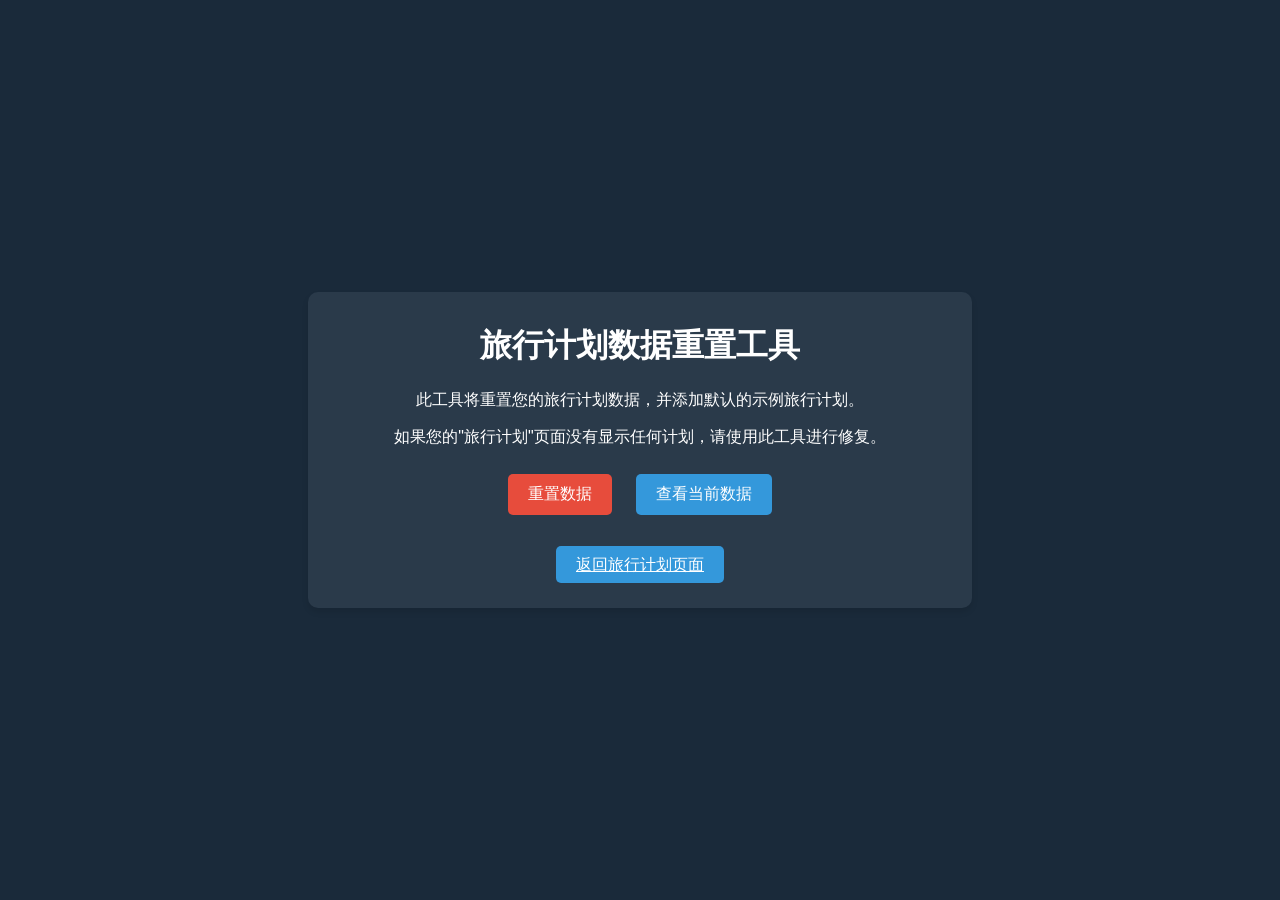
<file: reset-plans.html>
<!DOCTYPE html>
<html lang="en">
<head>
    <meta charset="UTF-8">
    <meta name="viewport" content="width=device-width, initial-scale=1.0">
    <title>重置旅行计划数据</title>
    <style>
        body {
            font-family: 'Poppins', sans-serif;
            margin: 0;
            padding: 0;
            display: flex;
            justify-content: center;
            align-items: center;
            min-height: 100vh;
            background-color: #1a2a3a;
            color: white;
        }
        
        .container {
            text-align: center;
            background-color: #2a3a4a;
            padding: 2rem;
            border-radius: 10px;
            box-shadow: 0 4px 6px rgba(0, 0, 0, 0.1);
            max-width: 600px;
            width: 90%;
        }
        
        h1 {
            margin-top: 0;
        }
        
        .btn {
            background-color: #3498db;
            color: white;
            border: none;
            padding: 10px 20px;
            border-radius: 5px;
            cursor: pointer;
            font-size: 1rem;
            margin: 10px;
            transition: background-color 0.3s;
        }
        
        .btn:hover {
            background-color: #2980b9;
        }
        
        .btn-danger {
            background-color: #e74c3c;
        }
        
        .btn-danger:hover {
            background-color: #c0392b;
        }
        
        .message {
            margin-top: 20px;
            padding: 10px;
            border-radius: 5px;
            display: none;
        }
        
        .success {
            background-color: rgba(46, 204, 113, 0.2);
            border: 1px solid #2ecc71;
        }
        
        .error {
            background-color: rgba(231, 76, 60, 0.2);
            border: 1px solid #e74c3c;
        }
    </style>
</head>
<body>
    <div class="container">
        <h1>旅行计划数据重置工具</h1>
        <p>此工具将重置您的旅行计划数据，并添加默认的示例旅行计划。</p>
        <p>如果您的"旅行计划"页面没有显示任何计划，请使用此工具进行修复。</p>
        
        <div>
            <button id="resetBtn" class="btn btn-danger">重置数据</button>
            <button id="viewBtn" class="btn">查看当前数据</button>
        </div>
        
        <div id="message" class="message"></div>
        
        <div id="dataDisplay" style="margin-top: 20px; text-align: left; display: none;">
            <h3>当前localStorage中的数据:</h3>
            <pre id="dataContent" style="background-color: #34495e; padding: 10px; border-radius: 5px; overflow: auto; max-height: 300px;"></pre>
        </div>
        
        <div style="margin-top: 30px;">
            <a href="plans.html" class="btn">返回旅行计划页面</a>
        </div>
    </div>
    
    <script>
        document.getElementById('resetBtn').addEventListener('click', function() {
            try {
                // 创建默认旅行攻略数据
                const defaultGuides = [
                    {
                        id: 1001,
                        createdAt: new Date().toISOString(),
                        title: "京都之旅",
                        destination: "京都，日本",
                        duration: "7",
                        season: "秋季",
                        overview: "体验传统日本文化的完美之旅",
                        highlights: [
                            "伏见稻荷大社",
                            "岚山竹林",
                            "金阁寺",
                            "祗园区"
                        ],
                        dailyPlan: [
                            { day: 1, activity: "抵达并安顿", location: "京都站" },
                            { day: 2, activity: "寺庙之旅", location: "东京都" },
                            { day: 3, activity: "文化探索", location: "祗园和市中心" },
                            { day: 4, activity: "自然之日", location: "岚山" },
                            { day: 5, activity: "历史探索", location: "北京都" },
                            { day: 6, activity: "美食之旅", location: "锦市场及周边" },
                            { day: 7, activity: "最终观光和离开", location: "南京都" }
                        ],
                        notes: "这是一个自动创建的默认旅行计划"
                    },
                    {
                        id: 1002,
                        createdAt: new Date().toISOString(),
                        title: "巴黎之旅",
                        destination: "巴黎，法国",
                        duration: "5",
                        season: "春季",
                        overview: "浪漫之都的艺术与美食探索",
                        highlights: [
                            "埃菲尔铁塔",
                            "卢浮宫",
                            "巴黎圣母院",
                            "蒙马特高地"
                        ],
                        dailyPlan: [
                            { day: 1, activity: "抵达并游览塞纳河", location: "市中心" },
                            { day: 2, activity: "艺术之旅", location: "卢浮宫" },
                            { day: 3, activity: "城市地标", location: "埃菲尔铁塔" },
                            { day: 4, activity: "历史探索", location: "巴黎圣母院" },
                            { day: 5, activity: "购物与离开", location: "香榭丽舍大街" }
                        ],
                        notes: "这是一个自动创建的默认旅行计划"
                    }
                ];
                
                // 清除并重置localStorage
                localStorage.setItem('savedGuides', JSON.stringify(defaultGuides));
                
                // 显示成功消息
                const message = document.getElementById('message');
                message.textContent = `数据重置成功！已添加${defaultGuides.length}个默认旅行计划。`;
                message.className = 'message success';
                message.style.display = 'block';
                
                // 更新显示的数据
                updateDataDisplay();
            } catch (error) {
                // 显示错误消息
                const message = document.getElementById('message');
                message.textContent = `重置数据时出错: ${error.message}`;
                message.className = 'message error';
                message.style.display = 'block';
            }
        });
        
        document.getElementById('viewBtn').addEventListener('click', function() {
            updateDataDisplay();
            
            const dataDisplay = document.getElementById('dataDisplay');
            if (dataDisplay.style.display === 'none') {
                dataDisplay.style.display = 'block';
                this.textContent = '隐藏当前数据';
            } else {
                dataDisplay.style.display = 'none';
                this.textContent = '查看当前数据';
            }
        });
        
        function updateDataDisplay() {
            const savedGuides = JSON.parse(localStorage.getItem('savedGuides')) || [];
            document.getElementById('dataContent').textContent = JSON.stringify(savedGuides, null, 2);
        }
    </script>
</body>
</html>
</file>
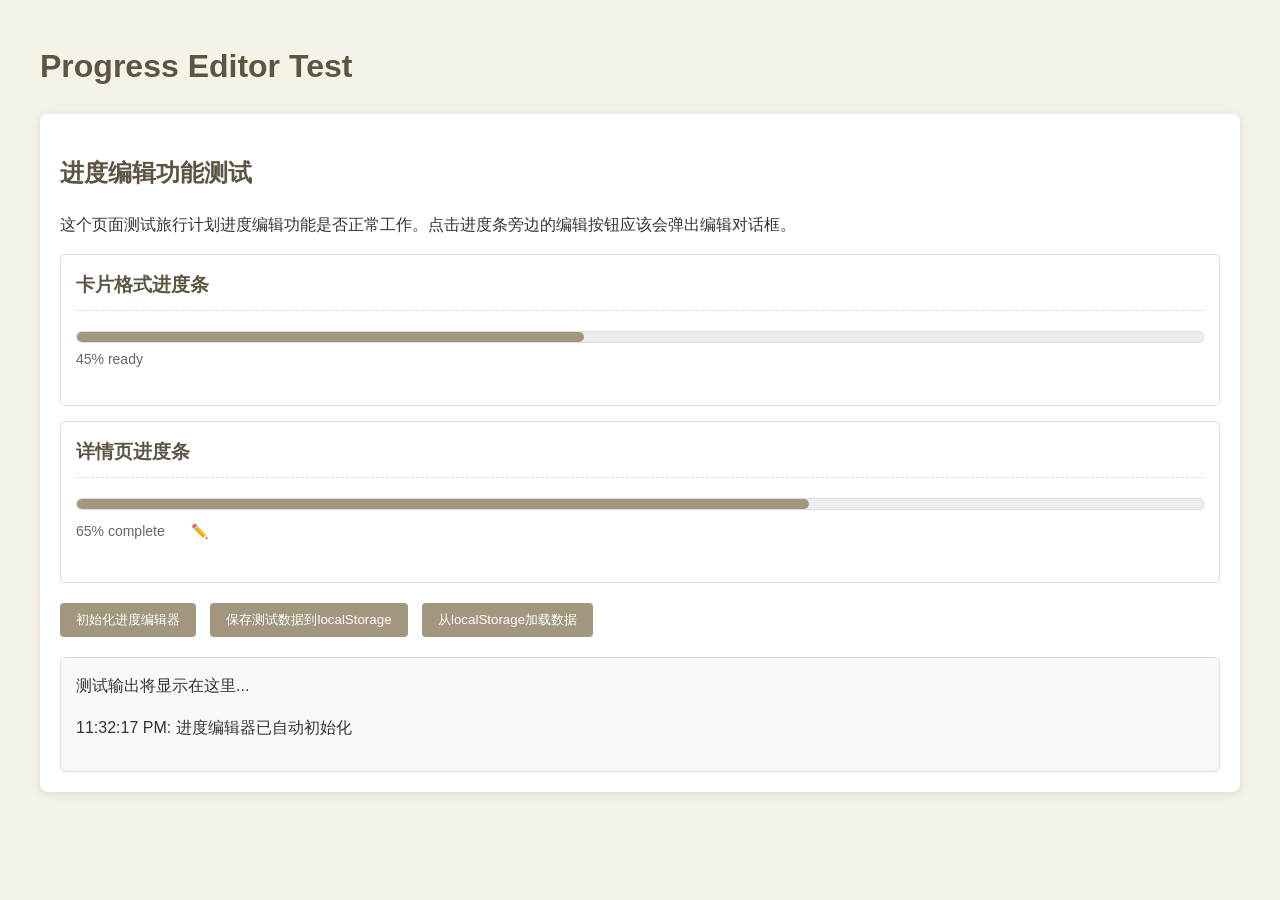
<file: test-progress-editor.html>
<!DOCTYPE html>
<html lang="en">
<head>
    <meta charset="UTF-8">
    <meta name="viewport" content="width=device-width, initial-scale=1.0">
    <title>Progress Editor Test</title>
    <style>
        body {
            font-family: 'Arial', sans-serif;
            line-height: 1.6;
            color: #333;
            max-width: 1200px;
            margin: 0 auto;
            padding: 20px;
            background-color: #f5f2e8;
        }
        
        h1, h2, h3 {
            color: #5c5544;
        }
        
        .test-container {
            background-color: #fff;
            padding: 20px;
            border-radius: 8px;
            box-shadow: 0 2px 10px rgba(0, 0, 0, 0.1);
            margin-bottom: 20px;
        }
        
        .progress-container {
            margin: 20px 0;
        }
        
        .progress-bar {
            height: 10px;
            background: rgba(220, 220, 220, 0.5);
            border-radius: 5px;
            overflow: hidden;
            border: 1px solid #ddd;
            margin-bottom: 5px;
        }
        
        .progress-fill {
            height: 100%;
            background: #a2977e;
            border-radius: 5px;
            width: 45%;
        }
        
        .progress-text {
            font-size: 14px;
            color: #666;
        }
        
        .button-container {
            margin-top: 20px;
        }
        
        button {
            background-color: #a2977e;
            color: white;
            border: none;
            padding: 8px 16px;
            border-radius: 4px;
            cursor: pointer;
            margin-right: 10px;
        }
        
        button:hover {
            background-color: #8a816c;
        }
        
        .test-output {
            background-color: #f8f8f8;
            border: 1px solid #ddd;
            padding: 15px;
            border-radius: 5px;
            margin-top: 20px;
            min-height: 50px;
        }
        
        .test-card {
            border: 1px solid #ddd;
            border-radius: 5px;
            padding: 15px;
            margin-bottom: 15px;
            background-color: #fff;
        }
        
        .test-card h3 {
            margin-top: 0;
            border-bottom: 1px dashed #ddd;
            padding-bottom: 10px;
        }
    </style>
</head>
<body>
    <h1>Progress Editor Test</h1>
    
    <div class="test-container">
        <h2>进度编辑功能测试</h2>
        <p>这个页面测试旅行计划进度编辑功能是否正常工作。点击进度条旁边的编辑按钮应该会弹出编辑对话框。</p>
        
        <div class="test-card">
            <h3>卡片格式进度条</h3>
            <div class="progress-container" data-plan-id="1001">
                <div class="progress-bar">
                    <div class="progress-fill" style="width: 45%"></div>
                </div>
                <div class="progress-text">45% ready</div>
            </div>
        </div>
        
        <div class="test-card">
            <h3>详情页进度条</h3>
            <div class="progress-container plan-details" data-plan-id="1002">
                <div class="progress-bar">
                    <div class="progress-fill" style="width: 65%"></div>
                </div>
                <div class="progress-text">65% complete</div>
            </div>
        </div>
        
        <div class="button-container">
            <button id="initTest">初始化进度编辑器</button>
            <button id="saveTestToStorage">保存测试数据到localStorage</button>
            <button id="loadFromStorage">从localStorage加载数据</button>
        </div>
        
        <div class="test-output" id="testOutput">
            测试输出将显示在这里...
        </div>
    </div>
    
    <script src="js/progress-editor.js"></script>
    <script>
        // Test setup
        document.addEventListener('DOMContentLoaded', function() {
            // Display output message
            function showOutput(message) {
                const output = document.getElementById('testOutput');
                output.innerHTML += `<p>${new Date().toLocaleTimeString()}: ${message}</p>`;
            }
            
            // Initialize button
            document.getElementById('initTest').addEventListener('click', function() {
                showOutput('初始化进度编辑器...');
                if (window.progressEditor && typeof window.progressEditor.init === 'function') {
                    window.progressEditor.init();
                    showOutput('进度编辑器初始化完成，点击进度条旁边的编辑按钮测试功能');
                } else {
                    showOutput('错误: 找不到 progressEditor.init 方法');
                }
            });
            
            // Save test data to localStorage
            document.getElementById('saveTestToStorage').addEventListener('click', function() {
                try {
                    const testGuides = [
                        {
                            id: 1001,
                            title: "测试旅行攻略1",
                            destination: "测试目的地1",
                            duration: "5",
                            customProgress: 45
                        },
                        {
                            id: 1002,
                            title: "测试旅行攻略2",
                            destination: "测试目的地2",
                            duration: "7",
                            customProgress: 65
                        }
                    ];
                    
                    localStorage.setItem('testGuides', JSON.stringify(testGuides));
                    showOutput('测试数据已保存到localStorage的testGuides键中');
                } catch (e) {
                    showOutput(`保存测试数据出错: ${e.message}`);
                }
            });
            
            // Load data from localStorage
            document.getElementById('loadFromStorage').addEventListener('click', function() {
                try {
                    const testGuides = JSON.parse(localStorage.getItem('testGuides') || '[]');
                    showOutput(`从localStorage加载了 ${testGuides.length} 个测试攻略`);
                    
                    if (testGuides.length > 0) {
                        showOutput(`第一个攻略: ${testGuides[0].title}, 进度: ${testGuides[0].customProgress}%`);
                    }
                } catch (e) {
                    showOutput(`加载测试数据出错: ${e.message}`);
                }
            });
            
            // Register event listener for when progress modal is opened
            document.addEventListener('click', function(e) {
                if (e.target && e.target.matches('.progress-edit-btn, .progress-edit-btn-card')) {
                    showOutput('点击了进度编辑按钮');
                }
            });
            
            // Initialize the editor automatically
            if (window.progressEditor && typeof window.progressEditor.init === 'function') {
                setTimeout(() => {
                    window.progressEditor.init();
                    showOutput('进度编辑器已自动初始化');
                }, 500);
            }
        });
    </script>
</body>
</html>
</file>
<file: css/style.css>
/* Global Variables */
:root {
    --primary-color: #2a5298;
    --secondary-color: #3468c0;
    --accent-color: #4895ef;
    --text-color: #ffffff;
    --dark-overlay: rgba(0, 0, 0, 0.7);
    --light-overlay: rgba(255, 255, 255, 0.1);
    --transition-speed: 0.3s;
}

/* Base Styles */
* {
    margin: 0;
    padding: 0;
    box-sizing: border-box;
}

html {
    height: 100%;
    width: 100%;
}

body {
    margin: 0;
    padding: 0;
    font-family: 'Poppins', sans-serif;
    color: var(--text-color);
    height: 100%;
    width: 100%;
    /*overflow-x: hidden;*/
    cursor: default;
    position: relative;
    background-color: #000;
}

body {
    margin: 0;
    height: 100vh;
    cursor: none;
}

#airplane-cursor {
    position: fixed;
    top: 0;
    left: 0;
    pointer-events: none;
    z-index: 9999;
    font-size: 24px;
    transform-origin: center center;
}
/* 直接在body上设置背景图 */
body.home {
    background-image: url('../images/sky.png') !important;
    background-size: cover;
    background-position: center;
    background-attachment: fixed;
}

body.explore-page {
    background-image: url('../images/explore.png') !important;
    color: var(--text-light);
    min-height: 100vh;
    overflow-x: hidden;
}

body.create-page {
    background-image: url('../images/skydow.png') !important;
    background-size: cover;
    background-position: center;
    background-attachment: fixed;
}

body.plans-page {
    background-image: url('../images/plans.png') !important;
    color: var(--text-light);
    min-height: 100vh;
    overflow-x: hidden;
}

body.personal-page {
    background-image: url('../images/personal.png') !important;
    color: var(--text-light);
    min-height: 100vh;
    overflow-x: hidden;
}

/* 保留原始的.fullscreen-bg样式但隐藏它 */
.fullscreen-bg {
    display: none;
}

/* 兼容旧结构，确保即使使用fullscreen-bg也能显示背景图 */
.explore-page .fullscreen-bg {
    display: none;
}

.plans-page .fullscreen-bg {
    display: none;
}

.personal-page .fullscreen-bg.personal {
    display: none;
}

header {
    position: absolute;
    top: 0;
    left: 0;
    width: 100%;
    height: 60px;
}
/* Navigation */
.side-nav {
    position: fixed;
    top: 0;
    left: 0;
    width: 100%;
    height: 60px;
    background-color: rgba(148, 194, 207, 0.8);
    backdrop-filter: blur(10px);
    -webkit-backdrop-filter: blur(10px);
    z-index: 1000;
    transition: all var(--transition-speed) ease;
    box-shadow: 0 2px 10px rgba(98, 157, 175, 0.463);
    display: flex;
    justify-content: center;
}

.side-nav ul {
    display: flex;
    flex-direction: row;
    justify-content: center;
    align-items: center;
    height: 100%;
    padding: 0;
    margin: 0;
    list-style: none;
    width: 100%;
    max-width: 600px;
}

.side-nav li {
    position: relative;
    margin: 0 20px;
}

.side-nav .nav-item {
    display: block;
    color: var(--text-color);
    text-decoration: none;
    font-size: 1rem;
    font-weight: 500;
    padding: 10px 0;
    transition: all var(--transition-speed) ease;
    position: relative;
    text-align: center;
}

.side-nav .nav-item::after {
    content: '';
    position: absolute;
    bottom: 0;
    left: 0;
    width: 0;
    height: 2px;
    background-color: var(--accent-color);
    transition: width var(--transition-speed) ease;
}

.side-nav .nav-item:hover {
    color: var(--accent-color);
}

.side-nav .nav-item:hover::after {
    width: 100%;
}

.side-nav .nav-item.active {
    color: var(--accent-color);
}

.side-nav .nav-item.active::after {
    width: 100%;
}

/* Home Content */
.content {
    padding-top: 80px;
    height: calc(100vh - 60px);
    width: 100%;
    margin: 0 auto;
    max-width: 1400px;
    display: flex;
    justify-content: center;
    align-items: center;
    flex-direction: column;
    position: relative;
    z-index: 1;
}

.home-content {
    text-align: center;
    display: flex;
    flex-direction: column;
    justify-content: center;
    align-items: center;
    min-height: calc(100vh - 80px);
    width: 100%;
}

.logo {
    font-size: 5rem;
    font-weight: 700;
    color: var(--text-color);
    text-shadow: 2px 2px 8px rgba(0, 0, 0, 0.5);
    margin-bottom: 2rem;
    animation: fadeInUp 1s ease-out;
}

/* Scroll Indicator on Home Page */
.scroll-indicator {
    position: absolute;
    bottom: 40px;
    left: 50%;
    transform: translateX(-50%);
    display: flex;
    flex-direction: column;
    align-items: center;
    cursor: pointer;
    animation: fadeIn 2s ease-out 0.5s both;
}

.scroll-indicator p {
    margin-bottom: 10px;
    font-size: 1rem;
    font-weight: 300;
    opacity: 0.8;
}

.scroll-arrow {
    animation: bounce 2s infinite;
}

@keyframes fadeIn {
    from { opacity: 0; }
    to { opacity: 1; }
}

@keyframes fadeInUp {
    from { 
        opacity: 0;
        transform: translateY(30px);
    }
    to { 
        opacity: 1;
        transform: translateY(0);
    }
}

@keyframes bounce {
    0%, 20%, 50%, 80%, 100% {
        transform: translateY(0);
    }
    40% {
        transform: translateY(-15px);
    }
    60% {
        transform: translateY(-7px);
    }
}

/* Animations */
@keyframes fadeIn {
    from { opacity: 0; }
    to { opacity: 1; }
}

@keyframes slowZoom {
    from { transform: scale(1); }
    to { transform: scale(1.1); }
}

/* Success message overlay */
.success-overlay {
    position: fixed;
    top: 0;
    left: 0;
    width: 100%;
    height: 100%;
    background-color: rgba(0, 0, 0, 0.8);
    display: flex;
    justify-content: center;
    align-items: center;
    z-index: 1000;
    opacity: 0;
    pointer-events: none;
    transition: opacity 0.5s ease;
}

.success-message {
    background-color: var(--light-overlay);
    backdrop-filter: blur(10px);
    border-radius: 10px;
    padding: 30px;
    text-align: center;
    max-width: 400px;
    width: 90%;
    box-shadow: 0 5px 30px rgba(0, 0, 0, 0.3);
    border: 1px solid rgba(255, 255, 255, 0.1);
}

.success-icon {
    width: 70px;
    height: 70px;
    background-color: var(--accent-color);
    color: var(--primary-color);
    border-radius: 50%;
    display: flex;
    justify-content: center;
    align-items: center;
    margin: 0 auto 20px;
    font-size: 32px;
    font-weight: bold;
}

.success-message h3 {
    font-size: 24px;
    margin-bottom: 10px;
    color: var(--text-color);
}

.success-message p {
    color: var(--text-color);
    font-size: 16px;
}

/* Back Navigation for Sub-pages */
.back-nav {
    position: fixed;
    top: 70px; /* Position below the navigation bar */
    left: 20px;
    width: 40px;
    height: 40px;
    display: flex;
    justify-content: center;
    align-items: center;
    background: var(--light-overlay);
    backdrop-filter: blur(5px);
    border-radius: 50%;
    color: var(--text-color);
    text-decoration: none;
    transition: all var(--transition-speed);
    z-index: 100;
}

.back-nav:hover {
    transform: scale(1.1);
    background: rgba(255, 255, 255, 0.2);
}

/* Responsive Design */
@media (max-width: 768px) {
    .side-nav {
        width: 100%;
        height: 60px;
        top: 0;
        left: 0;
        position: fixed;
        z-index: 1000;
        border-right: none;
        border-top: none;
        padding: 0;
    }
    
    .side-nav ul {
        flex-direction: row;
        justify-content: space-around;
        width: 100%;
        gap: 0;
        padding: 0 10px;
    }
    
    .side-nav li {
        margin: 0 5px;
    }
    
    .side-nav .nav-item {
        writing-mode: horizontal-tb;
        transform: none;
        padding: 10px 5px;
        font-size: 0.9rem;
        white-space: nowrap;
    }
    
    .side-nav .nav-item:hover {
        transform: scale(1.05);
    }
    
    .content {
        padding-top: 80px;
    }
    
    .logo {
        font-size: 10vw;
    }
}

/* 攻略备注样式 */
.plan-notes {
    font-size: 0.9rem;
    color: var(--text-dim, rgba(255, 255, 255, 0.7));
    margin-top: 5px;
    font-style: italic;
    max-width: 100%;
    overflow: hidden;
    text-overflow: ellipsis;
    white-space: nowrap;
}

.guide-notes {
    grid-area: travel-info;
    display: block !important;
    visibility: visible !important;
    opacity: 1 !important;
    margin-top: 20px;
    background-color: rgba(255, 255, 255, 0.05);
    border-radius: 12px;
    padding: 20px;
    box-shadow: 0 4px 12px rgba(0, 0, 0, 0.1);
}

.travel-info-title {
    display: block !important;
    margin-bottom: 20px;
}

.travel-info-grid {
    display: grid !important;
    grid-template-columns: repeat(auto-fit, minmax(250px, 1fr));
    gap: 20px;
    padding: 0;
    width: 100%;
    visibility: visible !important;
    opacity: 1 !important;
}

.travel-info-item {
    display: flex !important;
    flex-direction: column;
    opacity: 1 !important;
    visibility: visible !important;
}

/* 确保旅行信息内容正确显示 */
.formatted-travel-info {
    display: block !important;
    opacity: 1 !important;
    visibility: visible !important;
}

/* 确保日期卡片的合理高度 */
.guide-day-card {
    flex: 0 0 auto;
    width: 280px;
    min-width: 250px;
    max-width: 300px;
    height: 300px;
    max-height: 320px;
    overflow-y: auto;
    scroll-snap-align: start;
    border-radius: 8px;
    box-shadow: 0 3px 8px rgba(0, 0, 0, 0.15);
    background-color: rgba(255, 255, 255, 0.1);
    margin-right: 12px;
}

.guide-day-number {
    background: linear-gradient(to right, var(--accent-color), rgba(72, 149, 239, 0.7));
    color: white;
    padding: 8px;
    font-weight: bold;
    font-size: 1rem;
    text-align: center;
    border-bottom: 1px solid rgba(255, 255, 255, 0.1);
}

.guide-day-details {
    padding: 12px;
}

.guide-day-details h5 {
    margin-top: 0;
    margin-bottom: 10px;
    font-size: 1rem;
}

.day-location {
    font-size: 0.9rem;
    margin-bottom: 10px;
    padding-left: 3px;
}

.day-description {
    font-size: 0.9rem;
    line-height: 1.4;
    margin-bottom: 10px;
}

/* 优化时间线样式 */
.day-activities-timeline {
    margin-top: 10px;
}

.day-activities-timeline:before {
    left: 10px;
}

.timeline-item {
    padding-left: 25px;
    margin-bottom: 10px;
}

.timeline-time {
    font-size: 0.85rem;
    margin-bottom: 4px;
}

.timeline-time:before {
    left: 8px;
    top: 6px;
    width: 6px;
    height: 6px;
}

.timeline-content {
    padding: 8px;
    font-size: 0.85rem;
    line-height: 1.4;
}

/* 修复样式冲突 */
.guide-daily-plan {
    position: relative;
    margin-top: 15px;
}

@media (max-width: 768px) {
    .guide-day-card {
        width: 85%;
        min-width: 250px;
        height: 280px;
    }
    
    .travel-guide-container {
        width: 95%;
        height: 95vh;
        padding: 15px 10px;
    }
    
    .travel-info-grid {
        grid-template-columns: 1fr;
    }
}

/* 标题和备注编辑区域 */
.title-notes-section {
    background-color: rgba(255, 255, 255, 0.08);
    border-radius: 8px;
    padding: 15px;
    margin-bottom: 25px;
    border-left: 3px solid var(--accent-color);
}

.title-notes-section h4 {
    font-size: 1.1rem;
    margin-bottom: 15px;
    color: var(--text-light);
}

/* Page Transitions */
.page-transition {
    animation: fadeOut 0.6s forwards;
}

.page-transition-reverse {
    animation: fadeOutReverse 0.6s forwards;
}

@keyframes fadeOut {
    from { 
        opacity: 1;
        transform: translateY(0);
    }
    to { 
        opacity: 0;
        transform: translateY(-30px);
    }
}

@keyframes fadeOutReverse {
    from { 
        opacity: 1;
        transform: translateY(0);
    }
    to { 
        opacity: 0;
        transform: translateY(30px);
    }
}

/* Add cursor particle effect styles at the end of the CSS file */

/* Cursor Particle Effect */
.cursor-particle-container {
    position: fixed;
    top: 0;
    left: 0;
    width: 100%;
    height: 100%;
    pointer-events: none;
    z-index: 9999;
    overflow: hidden;
}

.cursor-particle {
    position: absolute;
    border-radius: 50%;
    pointer-events: none;
    opacity: 0.8;
    transition: opacity 1s ease-out, transform 1s ease-out;
    box-shadow: 0 0 10px rgba(255, 255, 255, 0.7);
    z-index: 9999;
    mix-blend-mode: screen; /* Creates a light blend effect */
    transform-origin: center;
    animation: particlePulse 1.5s ease-in-out;
}

@keyframes particlePulse {
    0% {
        transform: scale(0);
        opacity: 0;
    }
    20% {
        opacity: 0.8;
    }
    100% {
        transform: scale(1);
    }
}

/* Custom Airplane Cursor */
.custom-cursor {
    position: fixed;
    width: 24px;
    height: 24px;
    pointer-events: none;
    z-index: 10000;
    transform-origin: center center;
    transform: translate(-50%, -50%);
    transition: transform 0.05s ease;
}

/* Hide default cursor when custom cursor is active */
body.custom-cursor-active {
    cursor: none !important;
}

/* 作为最后的保障，使用更通用的选择器以防类名不匹配 */
[class*="home"] {
    background-image: url('../images/sky.png') !important;
    background-size: cover;
    background-position: center;
    background-attachment: fixed;
}

[class*="create"] {
    background-image: url('../images/skydow.png') !important;
    background-size: cover;
    background-position: center;
    background-attachment: fixed;
}

[class*="explore"] {
    background-image: url('../images/explore.png') !important;
    background-size: cover;
    background-position: center;
    background-attachment: fixed;
}

[class*="plans"] {
    background-image: url('../images/plans.png') !important;
    background-size: cover;
    background-position: center;
    background-attachment: fixed;
}

[class*="personal"] {
    background-image: url('../images/personal.png') !important;
    background-size: cover;
    background-position: center;
    background-attachment: fixed;
}

/* Subtle highlight heading style */
.subtle-highlight-heading {
    font-size: 1.3rem !important;
    font-weight: 500 !important;
    color: rgba(92, 85, 68, 0.85) !important;
    margin-bottom: 1rem !important;
    position: relative !important;
    padding-left: 12px !important;
    letter-spacing: 0.5px !important;
    border-left: 3px solid rgba(162, 151, 126, 0.6) !important;
    transition: all 0.3s ease !important;
}

.subtle-highlight-heading:hover {
    color: rgba(92, 85, 68, 1) !important;
    border-left-color: rgba(162, 151, 126, 0.9) !important;
} 

/* Travel Guide Improved Styling */
.travel-info-grid {
    display: grid;
    grid-template-columns: repeat(auto-fit, minmax(300px, 1fr));
    gap: 20px;
    margin-top: 20px;
    background-color: rgba(255, 255, 255, 0.05);
    border-radius: 12px;
    padding: 20px;
    box-shadow: 0 4px 15px rgba(0, 0, 0, 0.1);
}

.travel-info-title {
    text-align: center;
    margin-bottom: 20px;
    padding-bottom: 10px;
    border-bottom: 1px solid rgba(255, 255, 255, 0.1);
    position: relative;
    font-size: 1.5rem;
    color: #fff;
}

.travel-info-title:after {
    content: '';
    position: absolute;
    bottom: -1px;
    left: 50%;
    transform: translateX(-50%);
    width: 100px;
    height: 3px;
    background: linear-gradient(90deg, transparent, rgba(72, 149, 239, 0.8), transparent);
}

.travel-info-item {
    background-color: rgba(255, 255, 255, 0.1);
    border-radius: 10px;
    padding: 20px;
    transition: all 0.3s ease;
    display: flex;
    flex-direction: column;
    min-height: 200px;
    box-shadow: 0 4px 8px rgba(0, 0, 0, 0.1);
    position: relative;
    overflow: hidden;
}

.travel-info-item:hover {
    transform: translateY(-5px);
    box-shadow: 0 6px 12px rgba(0, 0, 0, 0.15);
    background-color: rgba(255, 255, 255, 0.15);
}

.travel-info-item:before {
    content: '';
    position: absolute;
    top: 0;
    left: 0;
    width: 100%;
    height: 5px;
    background: linear-gradient(90deg, var(--accent-color), transparent);
    opacity: 0.7;
}

.info-icon {
    font-size: 2.5rem;
    margin-bottom: 15px;
    color: var(--accent-color);
    text-align: center;
}

.info-content {
    flex-grow: 1;
    display: flex;
    flex-direction: column;
}

.info-content h5 {
    margin-bottom: 15px;
    font-size: 1.2rem;
    color: #fff;
    text-align: center;
    font-weight: 600;
    text-transform: uppercase;
    letter-spacing: 1px;
}

.info-content p {
    font-size: 1rem;
    line-height: 1.6;
    color: rgba(255, 255, 255, 0.9);
    text-align: left;
    margin: 0;
    white-space: pre-line;
    padding: 0 10px;
}

/* Format specific types of travel information with better spacing */
.info-content p:not(:empty) {
    position: relative;
    padding-left: 20px;
}

.info-content p:not(:empty):before {
    content: '•';
    position: absolute;
    left: 0;
    color: var(--accent-color);
}

/* Format lists within travel information */
.info-content ul {
    list-style-type: none;
    padding: 0;
    margin: 10px 0;
}

.info-content li {
    position: relative;
    padding-left: 25px;
    margin-bottom: 8px;
    line-height: 1.5;
}

.info-content li:before {
    content: '✓';
    position: absolute;
    left: 0;
    color: var(--accent-color);
}

/* Auto-format long text content with bullet points */
.formatted-travel-info {
    white-space: pre-line;
}

.formatted-travel-info p {
    margin-bottom: 10px;
}

/* Separate items with commas for better readability */
.comma-separated-list {
    display: block;
}

.comma-separated-list span {
    display: inline-block;
    margin-right: 8px;
    margin-bottom: 8px;
    background-color: rgba(255, 255, 255, 0.1);
    padding: 4px 10px;
    border-radius: 15px;
    font-size: 0.9rem;
}

.comma-separated-list span:after {
    content: '';
    margin-left: 5px;
}

/* Travel Guide Day Cards Improved Styles */
.guide-daily-plan-container {
    display: flex;
    flex-direction: row;
    flex-wrap: nowrap;
    overflow-x: auto;
    overflow-y: hidden;
    gap: 15px;
    margin-top: 15px;
    width: 100%;
    padding-bottom: 15px;
    scroll-snap-type: x mandatory;
}

.guide-day-card {
    flex: 0 0 auto;
    width: 300px;
    min-width: 300px;
    max-width: 400px;
    height: 400px;
    overflow-y: auto;
    scroll-snap-align: start;
    border-radius: 12px;
    box-shadow: 0 4px 12px rgba(0, 0, 0, 0.1);
    display: flex;
    flex-direction: column;
    background-color: rgba(255, 255, 255, 0.1);
}

.guide-day-number {
    background: linear-gradient(to bottom, var(--accent-color), rgba(72, 149, 239, 0.7));
    color: white;
    padding: 20px 15px;
    min-width: 80px;
    display: flex;
    align-items: center;
    justify-content: center;
    font-weight: bold;
    font-size: 1.2rem;
    text-align: center;
    box-shadow: 2px 0 5px rgba(0, 0, 0, 0.1);
}

.guide-day-details {
    padding: 20px;
    flex-grow: 1;
}

.guide-day-details h5 {
    margin-top: 0;
    margin-bottom: 15px;
    display: flex;
    align-items: center;
    font-size: 1.2rem;
    color: white;
}

.activity-icon {
    margin-right: 10px;
    font-size: 1.3rem;
}

.day-location {
    color: rgba(255, 255, 255, 0.8);
    margin-bottom: 15px;
    font-style: italic;
    padding-left: 5px;
    border-left: 3px solid var(--accent-color);
    display: inline-block;
}

.day-description {
    line-height: 1.6;
    margin-bottom: 15px;
    color: rgba(255, 255, 255, 0.9);
}

.day-budget {
    font-size: 0.9rem;
    display: inline-block;
    padding: 5px 10px;
    background-color: rgba(255, 255, 255, 0.1);
    border-radius: 5px;
    margin-top: 10px;
}

.day-activities-timeline {
    margin-top: 15px;
    position: relative;
}

.day-activities-timeline:before {
    content: '';
    position: absolute;
    top: 0;
    left: 15px;
    height: 100%;
    width: 2px;
    background: linear-gradient(to bottom, var(--accent-color), rgba(72, 149, 239, 0.3));
}

.timeline-item {
    position: relative;
    padding-left: 40px;
    margin-bottom: 20px;
}

.timeline-item:last-child {
    margin-bottom: 0;
}

.timeline-time {
    font-weight: bold;
    color: var(--accent-color);
    margin-bottom: 8px;
    display: flex;
    align-items: center;
}

.timeline-time:before {
    content: '';
    position: absolute;
    left: 11px;
    top: 10px;
    width: 10px;
    height: 10px;
    border-radius: 50%;
    background-color: var(--accent-color);
    box-shadow: 0 0 0 3px rgba(72, 149, 239, 0.3);
    z-index: 1;
}

.timeline-content {
    background-color: rgba(255, 255, 255, 0.1);
    padding: 12px;
    border-radius: 8px;
    color: rgba(255, 255, 255, 0.9);
    line-height: 1.6;
}

.weather-tag {
    display: inline-block;
    padding: 4px 10px;
    background-color: rgba(255, 255, 255, 0.1);
    border-radius: 15px;
    font-size: 0.8rem;
    margin-top: 10px;
}

/* 横向导航指示器 */
.guide-daily-plan {
    position: relative;
}

.day-scroll-indicator {
    position: absolute;
    right: 15px;
    top: 15px;
    background-color: rgba(255, 255, 255, 0.2);
    padding: 8px 12px;
    border-radius: 20px;
    font-size: 0.8rem;
    color: white;
    opacity: 0.8;
    pointer-events: none;
    animation: fadeInOut 3s infinite;
}

@keyframes fadeInOut {
    0%, 100% { opacity: 0.5; }
    50% { opacity: 1; }
}

/* 移动端适配 */
@media (max-width: 768px) {
    .guide-day-card {
        width: 85%;
        min-width: 250px;
    }
}

/* 旅行攻略整体容器优化 */
.travel-guide-container {
    max-width: 1200px;
    margin: 0 auto;
    padding: 30px;
}

.travel-guide-journal {
    display: flex;
    flex-direction: column;
    gap: 25px;
    width: 100%;
}

/* 标题和概览部分优化 */
.guide-header {
    text-align: center;
    margin-bottom: 0;
    padding: 20px;
    background-color: rgba(255, 255, 255, 0.08);
    border-radius: 12px;
    box-shadow: 0 4px 12px rgba(0, 0, 0, 0.1);
}

.guide-overview {
    padding: 20px;
    background-color: rgba(255, 255, 255, 0.05);
    border-radius: 12px;
    margin-bottom: 0;
    box-shadow: 0 4px 12px rgba(0, 0, 0, 0.1);
}

/* 行程计划和信息部分优化 */
.guide-section {
    margin-bottom: 0;
    width: 100%;
}

.guide-highlights {
    padding: 20px;
    background-color: rgba(255, 255, 255, 0.05);
    border-radius: 12px;
    margin-top: 20px;
}

.highlights-list {
    padding-left: 20px;
    margin: 0;
}

.highlights-list li {
    margin-bottom: 10px;
    position: relative;
    padding-left: 5px;
}

/* 旅行信息区域优化 */
.travel-info-grid {
    display: grid;
    grid-template-columns: repeat(auto-fit, minmax(250px, 1fr));
    gap: 15px;
    margin-top: 0;
    background-color: transparent;
    border-radius: 0;
    padding: 0;
    box-shadow: none;
    width: 100%;
}

.travel-info-item {
    min-height: 150px;
    padding: 15px;
}

.info-icon {
    font-size: 2rem;
    margin-bottom: 10px;
}

.info-content h5 {
    font-size: 1.1rem;
    margin-bottom: 10px;
}

/* 每日行程卡片优化 */
.guide-daily-plan-container {
    display: grid;
    grid-template-columns: repeat(auto-fit, minmax(350px, 1fr));
    gap: 15px;
    margin-top: 15px;
    width: 100%;
}

.guide-day-card {
    height: auto;
    min-height: 350px;
    max-height: none;
    width: 320px;
    display: flex;
    flex-direction: column;
    border-radius: 12px;
    background-color: rgba(255, 255, 255, 0.1);
    transition: transform 0.3s ease, box-shadow 0.3s ease;
}

.guide-day-number {
    width: 100%;
    padding: 10px;
    min-height: auto;
}

.guide-day-details {
    flex: 1;
    overflow-y: auto;
    padding: 15px;
}

/* 行程标题优化 */
.guide-daily-plan h4 {
    text-align: center;
    margin-bottom: 20px;
    color: #fff;
    font-size: 1.5rem;
    position: relative;
    padding-bottom: 10px;
}

.guide-daily-plan h4:after {
    content: '';
    position: absolute;
    bottom: 0;
    left: 50%;
    transform: translateX(-50%);
    width: 80px;
    height: 3px;
    background: linear-gradient(90deg, transparent, var(--accent-color), transparent);
}

/* 桌面布局优化 */
@media (min-width: 1200px) {
    .travel-guide-journal {
        display: grid;
        grid-template-columns: 1fr;
        grid-template-rows: auto auto auto auto auto auto;
        grid-template-areas: 
            "header"
            "overview"
            "highlights"
            "daily-plan"
            "travel-info"
            "actions";
        gap: 20px;
        max-width: 1200px;
        margin: 0 auto;
    }
    
    .guide-header {
        grid-area: header;
    }
    
    .guide-overview {
        grid-area: overview;
    }
    
    .guide-highlights {
        grid-area: highlights;
    }
    
    .guide-daily-plan {
        grid-area: daily-plan;
    }
    
    .guide-notes {
        grid-area: travel-info;
    }
    
    .guide-actions {
        grid-area: actions;
    }
    
    .guide-daily-plan-container {
        grid-template-columns: repeat(auto-fit, minmax(350px, 1fr));
        max-height: none;
        overflow-y: visible;
        padding-right: 0;
    }
    
    .travel-info-grid {
        grid-template-columns: repeat(auto-fit, minmax(250px, 1fr));
        max-height: none;
        overflow-y: visible;
        padding-right: 0;
    }
}

/* 中等屏幕布局 */
@media (min-width: 768px) and (max-width: 1199px) {
    .travel-guide-journal {
        display: grid;
        grid-template-columns: 1fr 1fr;
        gap: 20px;
    }
    
    .guide-header, .guide-actions {
        grid-column: 1 / span 2;
    }
    
    .guide-daily-plan-container {
        grid-template-columns: 1fr;
    }
}

/* 优化功能按钮 */
.guide-actions {
    display: flex;
    justify-content: center;
    margin-top: 10px;
    padding-top: 10px;
    border-top: 1px solid rgba(255, 255, 255, 0.1);
}

.guide-action-buttons {
    display: flex;
    gap: 20px;
}

.guide-btn {
    padding: 10px 22px;
    border: none;
    border-radius: 20px;
    background: linear-gradient(to right, var(--accent-color), var(--primary-color));
    color: white;
    font-weight: bold;
    font-size: 0.9rem;
    cursor: pointer;
    transition: all 0.3s ease;
    box-shadow: 0 3px 8px rgba(0, 0, 0, 0.2);
    display: flex;
    align-items: center;
    justify-content: center;
}

.guide-btn:hover {
    transform: translateY(-2px);
    box-shadow: 0 5px 12px rgba(0, 0, 0, 0.3);
}

.save-guide-btn::before {
    content: "💾";
    margin-right: 8px;
    font-size: 1.1rem;
}

.export-image-btn::before {
    content: "📷";
    margin-right: 8px;
    font-size: 1.1rem;
}

/* 关闭按钮样式 */
.travel-guide-close {
    position: absolute;
    top: 15px;
    right: 15px;
    width: 30px;
    height: 30px;
    background-color: rgba(255, 255, 255, 0.1);
    border-radius: 50%;
    display: flex;
    align-items: center;
    justify-content: center;
    color: white;
    font-size: 1.2rem;
    cursor: pointer;
    transition: all 0.3s ease;
    z-index: 10;
}

.travel-guide-close:hover {
    background-color: rgba(255, 255, 255, 0.2);
    transform: rotate(90deg);
}

/* 恢复旅行信息滚动条样式 */
.travel-info-grid::-webkit-scrollbar {
    width: 8px;
}

.travel-info-grid::-webkit-scrollbar-track {
    background: rgba(255, 255, 255, 0.1);
    border-radius: 4px;
}

.travel-info-grid::-webkit-scrollbar-thumb {
    background: rgba(72, 149, 239, 0.5);
    border-radius: 4px;
}

.travel-info-grid::-webkit-scrollbar-thumb:hover {
    background: rgba(72, 149, 239, 0.7);
}

/* 确保日期卡片在横向滚动时保持美观 */
.guide-day-card:hover {
    transform: translateY(-5px);
    box-shadow: 0 8px 16px rgba(0, 0, 0, 0.15);
    background-color: rgba(255, 255, 255, 0.15);
    transition: all 0.3s ease;
}

/* 添加水平滚动提示 */
.guide-daily-plan::after {
    content: "← 滑动查看更多日程 →";
    position: absolute;
    bottom: -25px;
    left: 50%;
    transform: translateX(-50%);
    font-size: 0.85rem;
    color: rgba(255, 255, 255, 0.6);
    white-space: nowrap;
    pointer-events: none;
}

/* 确保小屏幕上的响应式布局 */
@media (max-width: 768px) {
    .guide-day-number {
        width: 100%;
        padding: 10px;
        min-height: 50px;
    }
    
    .timeline-item {
        padding-left: 30px;
    }
    
    .timeline-time:before {
        left: 9px;
    }
    
    .day-activities-timeline:before {
        left: 13px;
    }
    
    .travel-info-grid {
        grid-template-columns: 1fr;
    }
}

/* 滚动条样式优化 - 水平滚动 */
.guide-daily-plan-container::-webkit-scrollbar {
    height: 8px;
    width: 8px;
}

.guide-daily-plan-container::-webkit-scrollbar-track {
    background: rgba(255, 255, 255, 0.1);
    border-radius: 4px;
}

.guide-daily-plan-container::-webkit-scrollbar-thumb {
    background: rgba(72, 149, 239, 0.5);
    border-radius: 4px;
}

.guide-daily-plan-container::-webkit-scrollbar-thumb:hover {
    background: rgba(72, 149, 239, 0.7);
}

/* 移除黑色边框并设计手账风格 */
.travel-guide-modal {
    position: fixed;
    top: 0;
    left: 0;
    width: 100%;
    height: 100%;
    display: flex;
    align-items: center;
    justify-content: center;
    z-index: 9999;
    overflow: hidden;
    box-sizing: border-box;
    background-color: rgba(0, 0, 0, 0.5);
    backdrop-filter: blur(5px);
    padding: 20px;
}

/* 手账风格的攻略容器 */
.travel-guide-container {
    width: 92%;
    max-width: 1000px;
    height: 90vh;
    margin: 0 auto;
    position: relative;
    display: flex;
    flex-direction: column;
    background-color: #f4eee2;
    background-image: 
        linear-gradient(#f3eedf 1px, transparent 1px),
        linear-gradient(90deg, #f3eedf 1px, transparent 1px);
    background-size: 20px 20px;
    background-position: center;
    border-radius: 8px;
    box-shadow: 
        0 3px 6px rgba(0, 0, 0, 0.1),
        0 10px 20px rgba(0, 0, 0, 0.15);
    overflow: hidden;
    color: #5d4037;
    border: 1px solid #e0d5c1;
}

/* 添加手账装饰角 */
.travel-guide-container:before {
    content: '';
    position: absolute;
    top: 0;
    left: 0;
    width: 30px;
    height: 30px;
    background-image: url("data:image/svg+xml,%3Csvg xmlns='http://www.w3.org/2000/svg' width='30' height='30' viewBox='0 0 30 30'%3E%3Cpath d='M0,0 L30,0 L30,1 C15,1 1,15 1,30 L0,30 Z' fill='%23d7c9b5'/%3E%3C/svg%3E");
    z-index: 2;
}

.travel-guide-container:after {
    content: '';
    position: absolute;
    top: 0;
    right: 0;
    width: 30px;
    height: 30px;
    background-image: url("data:image/svg+xml,%3Csvg xmlns='http://www.w3.org/2000/svg' width='30' height='30' viewBox='0 0 30 30'%3E%3Cpath d='M0,0 L30,0 L30,30 L29,30 C29,15 15,1 0,1 Z' fill='%23d7c9b5'/%3E%3C/svg%3E");
    z-index: 2;
}

/* 底部装饰角 */
.travel-guide-journal:after {
    content: '';
    position: absolute;
    bottom: 0;
    right: 0;
    width: 30px;
    height: 30px;
    background-image: url("data:image/svg+xml,%3Csvg xmlns='http://www.w3.org/2000/svg' width='30' height='30' viewBox='0 0 30 30'%3E%3Cpath d='M30,30 L0,30 L0,29 C15,29 29,15 29,0 L30,0 Z' fill='%23d7c9b5'/%3E%3C/svg%3E");
    z-index: 2;
}

/* 手账内容区域 */
.travel-guide-journal {
    display: flex;
    flex-direction: column;
    width: 100%;
    height: 100%;
    padding: 20px;
    box-sizing: border-box;
    overflow-y: auto;
    position: relative;
    background-color: transparent;
}

/* 手账标题样式 */
.guide-header {
    text-align: center;
    padding: 10px;
    margin-bottom: 20px;
    background-color: rgba(215, 201, 181, 0.3);
    border-radius: 6px;
    border: 1px dashed #c3b195;
    position: relative;
}

/* 添加装饰胶带 */
.guide-header:before {
    content: '';
    position: absolute;
    top: -10px;
    left: 50%;
    transform: translateX(-50%) rotate(-5deg);
    width: 40%;
    height: 25px;
    background-color: rgba(255, 218, 121, 0.6);
    z-index: -1;
    border-radius: 2px;
}

.guide-title {
    font-size: 1.8rem;
    margin: 0 0 5px 0;
    color: #5d4037;
    font-family: 'Courier New', Courier, monospace;
}

.guide-destination {
    font-size: 1.1rem;
    margin: 0;
    color: #7d6c5c;
    font-style: italic;
}

/* 改变亮点区域风格 */
.guide-highlights {
    padding: 15px;
    background-color: rgba(255, 255, 255, 0.4);
    border-radius: 6px;
    margin-bottom: 20px;
    border: 1px solid rgba(215, 201, 181, 0.6);
    box-shadow: 2px 2px 5px rgba(0, 0, 0, 0.05);
}

.highlights-list {
    display: flex;
    flex-wrap: wrap;
    padding-left: 0;
    list-style: none;
}

.highlights-list li {
    margin: 5px 10px 5px 0;
    padding: 5px 12px;
    background-color: rgba(255, 243, 224, 0.7);
    border-radius: 15px;
    font-size: 0.9rem;
    border: 1px solid #e6d7c3;
    color: #6d5947;
}

/* 行程卡片手账风格 */
.guide-daily-plan-container {
    margin-bottom: 15px;
    padding-bottom: 10px;
}

.guide-day-card {
    background-color: #fff9e6;
    border: 1px solid #e6d7c3;
    border-radius: 6px;
    box-shadow: 2px 2px 5px rgba(0, 0, 0, 0.05);
}

.guide-day-number {
    background: #d7c9b5;
    color: #5d4037;
    font-family: 'Courier New', Courier, monospace;
    position: relative;
}

.guide-day-number:after {
    content: '';
    position: absolute;
    bottom: 0;
    left: 0;
    width: 100%;
    height: 3px;
    background-image: linear-gradient(90deg, #d7c9b5, transparent, #d7c9b5);
}

/* 时间线样式修改 */
.day-activities-timeline:before {
    background: linear-gradient(to bottom, #d7c9b5, rgba(215, 201, 181, 0.3));
}

.timeline-time:before {
    background-color: #d7c9b5;
    box-shadow: 0 0 0 3px rgba(215, 201, 181, 0.3);
}

.timeline-content {
    background-color: rgba(255, 255, 255, 0.6);
    border: 1px dashed #e6d7c3;
}

/* 修改旅行信息区域 */
.guide-notes {
    background-color: rgba(255, 255, 255, 0.4);
    border-radius: 6px;
    margin-bottom: 20px;
    padding: 15px;
    border: 1px solid rgba(215, 201, 181, 0.6);
    box-shadow: 2px 2px 5px rgba(0, 0, 0, 0.05);
}

.travel-info-title {
    color: #5d4037;
    font-family: 'Courier New', Courier, monospace;
}

.travel-info-title:after {
    background: linear-gradient(90deg, transparent, #d7c9b5, transparent);
}

.travel-info-item {
    background-color: #fff9e6;
    border: 1px solid #e6d7c3;
    border-radius: 6px;
    box-shadow: 2px 2px 5px rgba(0, 0, 0, 0.05);
}

.travel-info-item:before {
    background: linear-gradient(90deg, #d7c9b5, transparent);
}

.info-icon {
    color: #5d4037;
}

.info-content h5 {
    color: #5d4037;
    font-family: 'Courier New', Courier, monospace;
}

.info-content p {
    color: #6d5947;
}

.info-content p:not(:empty):before {
    color: #d7c9b5;
}

/* 按钮区域 */
.guide-actions {
    border-top: 1px dashed #d7c9b5;
}

.guide-btn {
    background: #d7c9b5;
    color: #5d4037;
    border: 1px solid #c3b195;
    box-shadow: 2px 2px 5px rgba(0, 0, 0, 0.1);
}

.guide-btn:hover {
    background: #c3b195;
    color: #fff;
}

/* 手账风格滚动条 */
.travel-guide-journal::-webkit-scrollbar {
    width: 8px;
}

.travel-guide-journal::-webkit-scrollbar-track {
    background: rgba(215, 201, 181, 0.2);
    border-radius: 4px;
}

.travel-guide-journal::-webkit-scrollbar-thumb {
    background: rgba(215, 201, 181, 0.7);
    border-radius: 4px;
    border: 1px solid rgba(255, 255, 255, 0.4);
}

.guide-daily-plan-container::-webkit-scrollbar {
    height: 8px;
}

.guide-daily-plan-container::-webkit-scrollbar-track {
    background: rgba(215, 201, 181, 0.2);
    border-radius: 4px;
}

.guide-daily-plan-container::-webkit-scrollbar-thumb {
    background: rgba(215, 201, 181, 0.7);
    border-radius: 4px;
    border: 1px solid rgba(255, 255, 255, 0.4);
}

/* 关闭按钮 */
.travel-guide-close {
    background-color: #d7c9b5;
    color: #5d4037;
    box-shadow: 2px 2px 5px rgba(0, 0, 0, 0.1);
    border: 1px solid #c3b195;
}

.travel-guide-close:hover {
    background-color: #c3b195;
    color: #fff;
}
</file>
<file: css/create.css>
/* Create Page Styles */
body.create-page {
    overflow-y: hidden; /* 初始禁用滚动，在JS中控制 */
}

body.create-page .fullscreen-bg {
    position: fixed;
    top: 0;
    left: 0;
    width: 100%;
    height: 100%;
    z-index: -1;
    background-image: url('../images/create.jpg'); /* 添加背景图片 */
    background-size: cover;
    background-position: center;
    background-repeat: no-repeat;
    opacity: 0.7; /* 增加背景图片的透明度，原来是0.3 */
    transition: transform 0.5s ease-out;
}

body.create-page.questionnaire-active .fullscreen-bg {
    /* 保持相同的背景图，只调整透明度 */
    opacity: 0.5; /* 增加背景图片的透明度，原来是0.3 */
}

/* 欢迎屏幕样式 */
.welcome-screen {
    position: fixed;
    top: 0;
    left: 0;
    width: 100%;
    height: 100%;
    display: flex;
    align-items: center;
    justify-content: center;
    z-index: 5;
    background-color: rgba(0, 0, 0, 0.3);
    transition: opacity 0.5s ease;
}

.welcome-screen.hidden {
    opacity: 0;
    visibility: hidden;
}

.welcome-content {
    text-align: center;
    padding: 2rem;
    max-width: 800px;
}

.welcome-title {
    font-size: 3.5rem;
    font-weight: 700;
    color: var(--text-light);
    margin-bottom: 2rem;
    text-shadow: 0 2px 10px rgba(0,0,0,0.5);
    animation: fadeInUp 1.2s ease-out;
}

.scroll-indicator {
    display: flex;
    flex-direction: column;
    align-items: center;
    animation: fadeInUp 1.2s ease-out 0.3s both;
}

.scroll-indicator p {
    font-size: 1.2rem;
    color: var(--text-light);
    margin-bottom: 1rem;
}

.scroll-arrow {
    animation: bounce 2s infinite;
    color: var(--accent-color);
}

@keyframes fadeInUp {
    from {
        opacity: 0;
        transform: translateY(30px);
    }
    to {
        opacity: 1;
        transform: translateY(0);
    }
}

@keyframes bounce {
    0%, 20%, 50%, 80%, 100% {
        transform: translateY(0);
    }
    40% {
        transform: translateY(-20px);
    }
    60% {
        transform: translateY(-10px);
    }
}

/* 问卷界面初始放在屏幕下方 */
.content {
    position: fixed; /* 改为fixed定位 */
    top: 0;
    left: 0;
    right: 0;
    bottom: 0;
    width: 100%;
    height: 100vh;
    display: flex; /* 使用flex布局 */
    align-items: center; /* 垂直居中 */
    justify-content: center; /* 水平居中 */
    padding: 0;
    opacity: 0;
    transition: opacity 0.5s ease;
    display: none; /* 默认隐藏 */
    z-index: 10;
}

/* 问卷界面滚动中状态 */
.content.scrolling {
    opacity: var(--scroll-percent) * 1.5;
    transform: translateY(calc(100vh - (var(--scroll-percent) * 100vh)));
}

/* 问卷界面激活状态 */
.content.active {
    opacity: 1;
    display: flex; /* 激活时使用flex显示 */
}

.progress-container {
    position: absolute;
    top: 20px;
    left: 50%;
    transform: translateX(-50%);
    width: 60%;
    max-width: 400px;
    display: flex;
    align-items: center;
    justify-content: center;
    flex-direction: column;
    gap: 10px;
    z-index: 11; /* 确保在问题上层 */
}

.progress-bar {
    width: 100%;
    height: 6px;
    background: rgba(255, 255, 255, 0.2);
    border-radius: 3px;
    overflow: hidden;
}

.progress-bar-fill {
    height: 100%;
    width: 12.5%; /* 1/8 to start */
    background: var(--accent-color);
    border-radius: 3px;
    transition: width 0.5s ease;
}

.progress-text {
    font-size: 14px;
    font-weight: 500;
    color: var(--text-light);
}

.question-container {
    width: 100%;
    max-width: 800px;
    padding: 1rem;
    display: flex;
    flex-direction: column;
    align-items: center;
    justify-content: center;
}

.question {
    display: none;
    opacity: 0;
    transition: all 0.5s ease;
    padding: 1rem 0;
    width: 100%;
    max-width: 800px;
    margin: 0 auto;
    text-align: center;
}

.question.active {
    display: block;
    opacity: 1;
    position: absolute;
    top: 50%;
    left: 50%;
    transform: translate(-50%, -50%);
}

.question-text {
    font-size: 2rem;
    text-align: center;
    margin-bottom: 2rem;
    color: var(--text-light);
    font-weight: 600;
}

.options-grid {
    display: grid;
    grid-template-columns: repeat(2, 1fr); /* 默认为2列 */
    gap: 1rem;
    margin: 0 auto;
    width: 100%;
}

/* 为第一个问题（地区选择）提供3列布局 */
.question[data-question-id="1"] .options-grid {
    grid-template-columns: repeat(3, 1fr); /* 3列布局，刚好放6个选项 */
}

.question-option {
    background: rgba(255, 255, 255, 0.1);
    border: 2px solid rgba(255, 255, 255, 0.2);
    border-radius: 15px;
    padding: 1.2rem 1rem;
    text-align: center;
    cursor: pointer;
    transition: all 0.3s ease;
    display: flex;
    flex-direction: column;
    align-items: center;
    justify-content: center;
}

.question-option:hover {
    background: rgba(255, 255, 255, 0.2);
    transform: translateY(-5px);
}

.option-icon {
    font-size: 2rem;
    margin-bottom: 0.8rem;
}

.option-text {
    font-size: 1.1rem;
    font-weight: 500;
}

.question-option.selected {
    background: rgba(220, 200, 120, 0.25);
    border-color: rgba(220, 200, 120, 0.6);
    transform: scale(1.05);
}

.question-option.faded {
    opacity: 0.2;
    transform: scale(0.95);
}

/* Loading Animation */
.loading-animation {
    position: absolute;
    top: 0;
    left: 0;
    width: 100%;
    height: 100%;
    display: none;
    flex-direction: column;
    align-items: center;
    justify-content: center;
    background-color: var(--main-color);
    z-index: 20;
}

.loading-text {
    font-size: 1.5rem;
    color: var(--text-light);
    margin-bottom: 2rem;
}

.particle-container {
    position: relative;
    width: 200px;
    height: 200px;
}

.particle {
    position: absolute;
    background: var(--accent-color);
    border-radius: 50%;
    opacity: 0;
    transform: scale(0);
    animation: particleAnimation 3s ease-in-out infinite;
}

.particle:nth-child(1) { top: 0; left: 50%; animation-delay: 0s; }
.particle:nth-child(2) { top: 20%; left: 80%; animation-delay: 0.2s; }
.particle:nth-child(3) { top: 50%; left: 100%; animation-delay: 0.4s; }
.particle:nth-child(4) { top: 80%; left: 80%; animation-delay: 0.6s; }
.particle:nth-child(5) { top: 100%; left: 50%; animation-delay: 0.8s; }
.particle:nth-child(6) { top: 80%; left: 20%; animation-delay: 1s; }
.particle:nth-child(7) { top: 50%; left: 0%; animation-delay: 1.2s; }
.particle:nth-child(8) { top: 20%; left: 20%; animation-delay: 1.4s; }
.particle:nth-child(9) { top: 30%; left: 30%; animation-delay: 1.6s; }
.particle:nth-child(10) { top: 70%; left: 30%; animation-delay: 1.8s; }
.particle:nth-child(11) { top: 70%; left: 70%; animation-delay: 2s; }
.particle:nth-child(12) { top: 30%; left: 70%; animation-delay: 2.2s; }

.particle {
    width: 10px;
    height: 10px;
}

@keyframes particleAnimation {
    0% {
        transform: scale(0);
        opacity: 0;
    }
    50% {
        transform: scale(1);
        opacity: 1;
    }
    100% {
        transform: scale(0);
        opacity: 0;
    }
}

/* Results Container */
.results-container {
    margin: 0 auto;
    max-width: 800px;
    padding: 2rem 1rem;
    animation: scaleIn 0.5s ease;
}

.result-title {
    font-size: 2rem;
    font-weight: 700;
    text-align: center;
    margin-bottom: 2rem;
    color: var(--text-light);
}

.result-destination {
    text-align: center;
    margin-bottom: 2rem;
}

.result-destination h3 {
    font-size: 2rem;
    font-weight: 600;
    margin-bottom: 0.5rem;
}

.result-highlights {
    margin-bottom: 2rem;
    width: 100%;
}

.result-highlights h4, .result-daily-plan h4 {
    font-size: 1.5rem;
    font-weight: 600;
    margin-bottom: 1rem;
    color: var(--accent-color);
}

.result-highlights ul {
    display: grid;
    grid-template-columns: repeat(2, 1fr);
    gap: 1rem;
    padding: 0;
    list-style-type: none;
    margin-bottom: 2rem;
}

.result-highlights li {
    background: rgba(255, 255, 255, 0.1);
    padding: 1rem;
    border-radius: 10px;
    text-align: center;
}

.daily-plan-container {
    display: flex;
    overflow-x: auto;
    gap: 1.5rem;
    padding: 1rem 0;
    width: 100%;
}

.day-card {
    min-width: 200px;
    background: rgba(255, 255, 255, 0.1);
    border-radius: 10px;
    padding: 1.5rem;
    position: relative;
    border: 1px solid rgba(255, 255, 255, 0.05);
}

.day-number {
    position: absolute;
    top: -15px;
    left: 50%;
    transform: translateX(-50%);
    background: var(--accent-color);
    color: var(--main-color);
    font-weight: 700;
    padding: 0.5rem 1rem;
    border-radius: 20px;
    font-size: 0.9rem;
}

.day-details h5 {
    font-size: 1.1rem;
    margin-bottom: 0.5rem;
    margin-top: 0.5rem;
}

.result-actions {
    display: flex;
    gap: 1rem;
    margin-top: 2rem;
    justify-content: center;
}

.btn {
    border: none;
    padding: 0.75rem 1.5rem;
    border-radius: 30px;
    font-family: 'Poppins', sans-serif;
    font-weight: 500;
    cursor: pointer;
    transition: all 0.3s ease;
}

.btn-primary {
    background: var(--accent-color);
    color: var(--main-color);
}

.btn-secondary {
    background: var(--highlight-color);
    color: white;
}

.btn-outline {
    background: transparent;
    border: 2px solid var(--text-light);
    color: var(--text-light);
}

.btn:hover {
    transform: translateY(-3px);
    box-shadow: 0 5px 15px rgba(0, 0, 0, 0.1);
}

/* Responsive Design */
@media (max-width: 600px) {
    .options-grid {
        grid-template-columns: 1fr; /* 小屏幕上单列显示 */
    }
    
    /* 小屏幕上第一个问题也使用单列布局 */
    .question[data-question-id="1"] .options-grid {
        grid-template-columns: 1fr;
    }
    
    .question-text {
        font-size: 1.5rem;
    }
    
    .option-icon {
        font-size: 1.8rem;
    }
    
    .option-text {
        font-size: 1rem;
    }
    
    .result-highlights ul {
        grid-template-columns: 1fr;
    }
    
    .result-title {
        font-size: 1.8rem;
    }
    
    .result-actions {
        flex-direction: column;
        gap: 1rem;
    }
}

@media (min-width: 992px) {
    .options-grid {
        grid-template-columns: repeat(2, 1fr); /* 大屏幕保持原有的2列布局 */
        max-width: 600px; /* 限制最大宽度 */
    }
    
    .question[data-question-id="1"] .options-grid {
        grid-template-columns: repeat(3, 1fr); /* 大屏幕上第一个问题使用3列布局 */
        max-width: 800px; /* 为3列布局提供更多空间 */
    }
}

/* Success Message Styles */
.success-message-overlay {
    position: fixed;
    top: 0;
    left: 0;
    width: 100%;
    height: 100%;
    background-color: rgba(0, 0, 0, 0.7);
    display: flex;
    justify-content: center;
    align-items: center;
    z-index: 1000;
    animation: fadeIn 0.3s ease-out;
}

.success-message {
    background-color: var(--card-bg);
    border-radius: 12px;
    padding: 30px 40px;
    text-align: center;
    box-shadow: 0 15px 35px rgba(0, 0, 0, 0.3);
    max-width: 90%;
    width: 400px;
    animation: scaleIn 0.4s ease-out;
}

.success-icon {
    width: 80px;
    height: 80px;
    background-color: var(--primary);
    border-radius: 50%;
    margin: 0 auto 20px;
    display: flex;
    justify-content: center;
    align-items: center;
    color: white;
    font-size: 42px;
    position: relative;
    animation: checkmark 0.5s ease-in-out forwards;
}

.success-message h3 {
    color: var(--text-primary);
    margin-bottom: 10px;
    font-size: 22px;
}

.success-message p {
    color: var(--text-secondary);
    font-size: 16px;
}

@keyframes fadeIn {
    from { opacity: 0; }
    to { opacity: 1; }
}

@keyframes scaleIn {
    from { transform: scale(0.8); opacity: 0; }
    to { transform: scale(1); opacity: 1; }
}

@keyframes checkmark {
    0% { transform: scale(0.5); opacity: 0; }
    50% { transform: scale(1.2); }
    100% { transform: scale(1); opacity: 1; }
}

/* AI Generation Styles */
.generating-container {
    display: flex;
    flex-direction: column;
    align-items: center;
    justify-content: center;
    padding: 3rem 2rem;
    text-align: center;
    background: rgba(255, 255, 255, 0.05);
    border-radius: 20px;
    backdrop-filter: blur(10px);
}

.generating-container h2 {
    font-size: 2rem;
    font-weight: 600;
    margin-bottom: 2rem;
    color: var(--text-light);
}

.generating-loader {
    display: flex;
    justify-content: center;
    gap: 1rem;
}

.loader-dot {
    width: 20px;
    height: 20px;
    background-color: var(--accent-color);
    border-radius: 50%;
    animation: bounce 1.4s infinite ease-in-out both;
}

.loader-dot:nth-child(1) {
    animation-delay: -0.32s;
}

.loader-dot:nth-child(2) {
    animation-delay: -0.16s;
}

@keyframes bounce {
    0%, 80%, 100% {
        transform: scale(0);
    }
    40% {
        transform: scale(1);
    }
}

.error-container {
    display: flex;
    flex-direction: column;
    align-items: center;
    justify-content: center;
    padding: 3rem 2rem;
    text-align: center;
    background: rgba(255, 107, 107, 0.1);
    border-radius: 20px;
    backdrop-filter: blur(10px);
    border: 1px solid rgba(255, 107, 107, 0.3);
}

.error-container h2 {
    font-size: 1.8rem;
    font-weight: 600;
    margin-bottom: 1rem;
    color: var(--text-light);
}

.error-container p {
    font-size: 1rem;
    margin-bottom: 2rem;
    color: var(--text-dim);
}

/* 问卷内容样式加强 */
body.create-page.questionnaire-active .question-text {
    text-shadow: 0 2px 5px rgba(0, 0, 0, 0.8); /* 增强文字阴影使其在背景图上更加清晰 */
}

body.create-page.questionnaire-active .question-option {
    background: rgba(80, 100, 130, 0.25); /* 降低饱和度的蓝色，更透明 */
    border: 1px solid rgba(255, 255, 255, 0.15);
    box-shadow: 0 4px 15px rgba(0, 0, 0, 0.12);
}

body.create-page.questionnaire-active .question-option:hover {
    background: rgba(90, 110, 140, 0.3); /* 降低饱和度的蓝色，稍高不透明度 */
}

body.create-page.questionnaire-active .question-option.selected {
    background: rgba(220, 200, 120, 0.3); /* 降低饱和度的金色，更透明 */
    border-color: rgba(220, 200, 120, 0.6);
}

.enter-button {
    margin-top: 3rem;
    text-align: center;
    animation: fadeInUp 1s ease forwards;
    opacity: 1;
}

.enter-button button {
    padding: 1rem 2rem;
    background-color: rgba(255, 255, 255, 0.2);
    border: 2px solid rgba(255, 255, 255, 0.7);
    border-radius: 50px;
    color: white;
    font-size: 1.2rem;
    font-weight: 500;
    cursor: pointer;
    transition: all 0.3s ease;
    box-shadow: 0 5px 15px rgba(0, 0, 0, 0.2);
}

.enter-button button:hover {
    background-color: rgba(255, 255, 255, 0.3);
    transform: translateY(-5px);
    box-shadow: 0 8px 20px rgba(0, 0, 0, 0.3);
} 

.results-preview {
    background: linear-gradient(135deg, rgba(45, 76, 130, 0.7) 0%, rgba(94, 52, 141, 0.7) 100%);
    border-radius: 20px;
    padding: 2.5rem;
    text-align: center;
    backdrop-filter: blur(10px);
    border: 2px solid rgba(255, 255, 255, 0.15);
    box-shadow: 0 15px 35px rgba(0, 0, 0, 0.25), 0 0 15px rgba(255, 255, 255, 0.05);
    max-width: 700px;
    margin: 2rem auto;
    position: relative;
    overflow: hidden;
    animation: fadeIn 0.8s ease-out;
}

.results-preview::before {
    content: "✈️";
    position: absolute;
    top: 20px;
    right: 20px;
    font-size: 28px;
    opacity: 0.7;
    animation: float 3s ease-in-out infinite alternate;
}

.results-preview::after {
    content: "🌴";
    position: absolute;
    bottom: 20px;
    left: 20px;
    font-size: 28px;
    opacity: 0.7;
    animation: float 4s ease-in-out 1s infinite alternate;
}

.results-preview h2 {
    color: var(--text-light);
    font-size: 2rem;
    margin-bottom: 1.5rem;
    font-weight: 700;
    text-shadow: 0 2px 10px rgba(0, 0, 0, 0.3);
    position: relative;
    display: inline-block;
}

.results-preview h2::after {
    content: "";
    position: absolute;
    bottom: -10px;
    left: 50%;
    transform: translateX(-50%);
    width: 80px;
    height: 3px;
    background: linear-gradient(90deg, rgba(255, 182, 193, 0.7), rgba(186, 137, 255, 0.7));
    border-radius: 3px;
}

.results-preview p {
    color: var(--text-light);
    font-size: 1.2rem;
    margin-bottom: 1rem;
    opacity: 0.9;
    font-weight: 500;
    letter-spacing: 0.5px;
}

.results-preview p:nth-of-type(2) {
    color: var(--accent-color);
    font-weight: 600;
}

.results-preview .btn {
    margin-top: 2rem;
    padding: 1rem 2.5rem;
    font-size: 1.1rem;
    background: linear-gradient(135deg, #FF9AD5 0%, #C774E8 100%);
    color: white;
    border: none;
    border-radius: 50px;
    font-weight: 600;
    letter-spacing: 0.5px;
    box-shadow: 0 8px 20px rgba(201, 116, 232, 0.4);
    transition: all 0.3s cubic-bezier(0.175, 0.885, 0.32, 1.275);
    position: relative;
    overflow: hidden;
}

.results-preview .btn::before {
    content: "";
    position: absolute;
    top: 0;
    left: 0;
    width: 100%;
    height: 100%;
    background: linear-gradient(90deg, rgba(255,255,255,0) 0%, rgba(255,255,255,0.2) 50%, rgba(255,255,255,0) 100%);
    transform: translateX(-100%);
    transition: transform 0.6s ease;
}

.results-preview .btn:hover {
    transform: translateY(-5px) scale(1.03);
    box-shadow: 0 12px 25px rgba(201, 116, 232, 0.5);
}

.results-preview .btn:hover::before {
    transform: translateX(100%);
}

.results-preview .btn:active {
    transform: translateY(0) scale(0.98);
    box-shadow: 0 5px 15px rgba(201, 116, 232, 0.3);
}

.fallback-notice {
    margin-top: 1rem;
    font-size: 0.9rem;
    color: #ffcc99;
    font-style: italic;
    background: rgba(255, 153, 102, 0.2);
    padding: 8px 15px;
    border-radius: 20px;
    display: inline-block;
}

/* 问卷导航按钮样式 */
.question-navigation {
    display: flex;
    justify-content: space-between;
    margin-top: 30px;
    width: 100%;
    max-width: 400px;
    margin-left: auto;
    margin-right: auto;
}

.nav-button {
    background-color: rgba(255, 255, 255, 0.2);
    color: white;
    border: none;
    border-radius: 50px;
    padding: 10px 25px;
    font-size: 16px;
    font-weight: 500;
    cursor: pointer;
    transition: all 0.3s ease;
    outline: none;
    backdrop-filter: blur(5px);
}

.nav-button:hover:not(:disabled) {
    background-color: rgba(255, 255, 255, 0.3);
    transform: translateY(-2px);
    box-shadow: 0 4px 12px rgba(0, 0, 0, 0.1);
}

.nav-button:active:not(:disabled) {
    transform: translateY(0);
    box-shadow: 0 2px 8px rgba(0, 0, 0, 0.1);
}

.nav-button:disabled {
    opacity: 0.5;
    cursor: not-allowed;
}

.prev-button {
    position: relative;
    padding-left: 30px;
}

.next-button {
    position: relative;
    padding-right: 30px;
}

.prev-button::before {
    content: "←";
    position: absolute;
    left: 15px;
    top: 50%;
    transform: translateY(-50%);
}

.next-button::after {
    content: "→";
    position: absolute;
    right: 15px;
    top: 50%;
    transform: translateY(-50%);
}

/* 完成按钮特殊样式 */
.next-button:not(:disabled):last-child {
    background-color: rgba(95, 210, 170, 0.5);
}

.next-button:not(:disabled):last-child:hover {
    background-color: rgba(95, 210, 170, 0.7);
}

@media (max-width: 600px) {
    .question-navigation {
        max-width: 280px;
    }
    
    .nav-button {
        padding: 8px 18px;
        font-size: 14px;
    }
    
    .prev-button {
        padding-left: 25px;
    }
    
    .next-button {
        padding-right: 25px;
    }
    
    .prev-button::before {
        left: 10px;
    }
    
    .next-button::after {
        right: 10px;
    }
}

/* 选定目的地显示样式 */
.selected-destination-display {
    margin-top: 15px;
    padding: 10px 15px;
    background: rgba(255, 255, 255, 0.1);
    border-radius: 8px;
    display: inline-block;
    font-size: 16px;
    color: var(--text-light);
    border-left: 3px solid var(--accent-color);
}

.selected-destination-display span {
    opacity: 0.8;
    margin-right: 5px;
}

.selected-destination-display strong {
    font-weight: 600;
    color: var(--accent-color);
}

/* Cute Travel Animation Styles */
.travel-animation-container {
    position: relative;
    width: 280px;
    height: 150px;
    margin: 30px auto;
    background: rgba(255, 255, 255, 0.1);
    border-radius: 20px;
    overflow: hidden;
    box-shadow: 0 5px 15px rgba(0, 0, 0, 0.2);
}

.travel-scene {
    position: absolute;
    width: 800px;
    height: 100%;
    background: linear-gradient(to bottom, #7db9e8 0%, #b4dcfa 100%);
    animation: travel-scene-move 15s linear infinite;
}

@keyframes travel-scene-move {
    0% { transform: translateX(0); }
    100% { transform: translateX(-520px); }
}

/* Cloud styles updated to use emoji */
.cloud {
    position: absolute;
    font-size: 24px;
    opacity: 0.9;
    filter: drop-shadow(0 0 5px rgba(255, 255, 255, 0.5));
}

.cloud-1 {
    top: 15px;
    left: 20px;
    animation: float 20s linear infinite;
}

.cloud-2 {
    top: 35px;
    left: 180px;
    animation: float 15s linear infinite;
    font-size: 30px;
}

.cloud-3 {
    top: 10px;
    left: 300px;
    animation: float 25s linear infinite;
    font-size: 22px;
}

.cloud-4 {
    top: 25px;
    left: 450px;
    animation: float 17s linear infinite;
    font-size: 28px;
}

.cloud-5 {
    top: 20px;
    left: 600px;
    animation: float 22s linear infinite;
    font-size: 26px;
}

/* Sun animation */
.sun {
    position: absolute;
    font-size: 40px;
    top: 15px;
    left: 720px;
    animation: sun-pulse 3s ease-in-out infinite;
}

@keyframes sun-pulse {
    0%, 100% { transform: scale(1); opacity: 0.9; }
    50% { transform: scale(1.1); opacity: 1; }
}

@keyframes float {
    0% { transform: translateX(0); }
    100% { transform: translateX(-600px); }
}

/* Landmarks */
.landmark {
    position: absolute;
    bottom: 0;
    font-size: 40px;
    line-height: 1;
    transform-origin: bottom center;
}

.eiffel-tower {
    left: 80px;
    font-size: 50px;
}

.statue-liberty {
    left: 220px;
    font-size: 45px;
}

.taj-mahal {
    left: 340px;
    font-size: 48px;
}

.great-wall {
    left: 480px;
    font-size: 45px;
}

.mountain {
    left: 640px;
    font-size: 42px;
}

/* Floating items */
.floating-item {
    position: absolute;
    font-size: 20px;
    animation: float-item 10s linear infinite;
}

.item1 {
    /* Airplane */
    top: 40%;
    left: 150px;
    animation-duration: 8s;
    animation-delay: 1s;
}

.item2 {
    /* Car */
    bottom: 10px;
    left: 400px;
    font-size: 16px;
    animation-duration: 12s;
}

.item3 {
    /* Island */
    bottom: 10px;
    left: 550px;
    font-size: 22px;
    animation-duration: 15s;
    animation-delay: 3s;
}

.item4 {
    /* Ship */
    bottom: 15px;
    left: 270px;
    font-size: 18px;
    animation-duration: 10s;
    animation-delay: 2s;
}

@keyframes float-item {
    0% { transform: translateX(300px); }
    100% { transform: translateX(-300px); }
}

/* Traveler group */
.traveler-group {
    position: absolute;
    left: 50%;
    bottom: 10px;
    transform: translateX(-50%);
    z-index: 10;
    animation: traveler-bounce 1s ease-in-out infinite alternate;
}

.traveler {
    font-size: 30px;
    display: inline-block;
}

.traveler-emoji {
    position: absolute;
    font-size: 22px;
    left: -15px;
    top: -5px;
    animation: emoji-change 10s linear infinite;
}

@keyframes emoji-change {
    0%, 20% { content: "😊"; }
    20%, 40% { content: "😃"; }
    40%, 60% { content: "🤩"; }
    60%, 80% { content: "😎"; }
    80%, 100% { content: "🥳"; }
}

@keyframes traveler-bounce {
    0% { transform: translateX(-50%) translateY(0); }
    100% { transform: translateX(-50%) translateY(-5px); }
}

.loading-message {
    margin-top: 20px;
    font-size: 14px;
    color: #666;
    font-style: italic;
}

/* Fallback style in case SVGs are missing */
.landmark.fallback {
    width: 30px;
    height: 50px;
    background: var(--accent-color);
    border-radius: 5px;
}

/* 目的地选择步骤样式 */
.destination-selection-step {
    position: fixed;
    top: 0;
    left: 0;
    width: 100%;
    height: 100vh;
    display: none; /* 初始隐藏，在JS中控制显示 */
    justify-content: center;
    align-items: center;
    z-index: 100; /* 确保显示在其他内容之上 */
    background: rgba(0, 0, 0, 0.7);
    backdrop-filter: blur(10px);
    animation: fadeIn 0.5s ease-out;
}

@keyframes floatIn {
    0% { transform: translateY(20px); opacity: 0; }
    100% { transform: translateY(0); opacity: 1; }
}

.destination-selection-content {
    background: linear-gradient(135deg, rgba(107, 66, 125, 0.9) 0%, rgba(48, 74, 148, 0.9) 100%);
    padding: 40px;
    border-radius: 25px;
    box-shadow: 0 10px 30px rgba(0, 0, 0, 0.3), 
                0 0 15px rgba(255, 255, 255, 0.1), 
                inset 0 0 20px rgba(255, 255, 255, 0.05);
    width: 90%;
    max-width: 600px;
    text-align: center;
    border: 2px solid rgba(255, 255, 255, 0.15);
    animation: floatIn 0.6s ease-out, glow 3s infinite alternate;
    position: relative;
    overflow: hidden;
}

/* 添加可爱的装饰元素 */
.destination-selection-content::before {
    content: "✨";
    position: absolute;
    top: 15px;
    left: 20px;
    font-size: 24px;
    opacity: 0.8;
    animation: twinkle 2s infinite alternate;
}

.destination-selection-content::after {
    content: "🌈";
    position: absolute;
    bottom: 15px;
    right: 20px;
    font-size: 24px;
    opacity: 0.8;
    animation: float 3s infinite alternate;
}

@keyframes twinkle {
    0% { opacity: 0.4; transform: scale(0.8); }
    100% { opacity: 1; transform: scale(1.1); }
}

@keyframes glow {
    0% { box-shadow: 0 10px 30px rgba(0, 0, 0, 0.3), 0 0 15px rgba(255, 137, 230, 0.2), inset 0 0 20px rgba(255, 255, 255, 0.05); }
    100% { box-shadow: 0 10px 30px rgba(0, 0, 0, 0.4), 0 0 20px rgba(186, 137, 255, 0.4), inset 0 0 25px rgba(255, 255, 255, 0.1); }
}

.destination-question {
    font-size: 2rem;
    color: var(--text-light);
    margin-bottom: 30px;
    font-weight: 600;
    text-shadow: 0 2px 10px rgba(0, 0, 0, 0.3);
    position: relative;
    padding-bottom: 15px;
}

.destination-question::after {
    content: "";
    position: absolute;
    bottom: 0;
    left: 50%;
    transform: translateX(-50%);
    width: 80px;
    height: 3px;
    background: linear-gradient(90deg, rgba(255,170,243,0.7), rgba(186,137,255,0.7));
    border-radius: 10px;
}

.destination-options {
    display: flex;
    flex-direction: column;
    gap: 15px;
    margin-bottom: 30px;
}

.destination-option {
    display: flex;
    align-items: center;
    padding: 18px 24px;
    background: rgba(255, 255, 255, 0.15);
    border-radius: 18px;
    cursor: pointer;
    transition: all 0.4s cubic-bezier(0.175, 0.885, 0.32, 1.275);
    border: 2px dashed rgba(255, 255, 255, 0.2);
    position: relative;
    overflow: hidden;
}

.destination-option::before {
    content: "";
    position: absolute;
    top: 0;
    left: 0;
    width: 100%;
    height: 100%;
    background: linear-gradient(90deg, rgba(255,255,255,0) 0%, rgba(255,255,255,0.1) 50%, rgba(255,255,255,0) 100%);
    transform: translateX(-100%);
    transition: transform 0.6s ease;
}

.destination-option:hover {
    background: rgba(255, 182, 245, 0.25);
    transform: translateY(-5px) scale(1.02);
    border-style: solid;
    border-color: rgba(255, 182, 245, 0.4);
    box-shadow: 0 10px 20px rgba(0, 0, 0, 0.15);
}

.destination-option:hover::before {
    transform: translateX(100%);
}

.destination-option .option-icon {
    font-size: 30px;
    margin-right: 20px;
    background: rgba(255, 255, 255, 0.2);
    width: 50px;
    height: 50px;
    display: flex;
    align-items: center;
    justify-content: center;
    border-radius: 50%;
    box-shadow: 0 5px 15px rgba(0, 0, 0, 0.1);
    transition: all 0.3s ease;
}

.destination-option:hover .option-icon {
    transform: rotate(10deg) scale(1.1);
}

.destination-option .option-text {
    font-size: 18px;
    color: var(--text-light);
    font-weight: 500;
}

.destination-input-container {
    margin-top: 25px;
    display: flex;
    flex-direction: column;
    gap: 15px;
    position: relative;
    animation: slideDown 0.5s ease-out;
}

@keyframes slideDown {
    0% { opacity: 0; transform: translateY(-20px); }
    100% { opacity: 1; transform: translateY(0); }
}

.destination-input-container input {
    padding: 16px 20px;
    border-radius: 50px;
    border: 2px solid rgba(255, 182, 245, 0.3);
    background: rgba(255, 255, 255, 0.15);
    color: var(--text-light);
    font-size: 16px;
    width: 100%;
    transition: all 0.3s ease;
    box-shadow: inset 0 2px 5px rgba(0, 0, 0, 0.1);
    text-align: center;
}

.destination-input-container input::placeholder {
    color: rgba(255, 255, 255, 0.6);
}

.destination-input-container input:focus {
    outline: none;
    border-color: rgba(255, 182, 245, 0.7);
    box-shadow: 0 0 15px rgba(255, 182, 245, 0.3), inset 0 2px 5px rgba(0, 0, 0, 0.1);
}

.destination-input-container button {
    padding: 14px 28px;
    border-radius: 50px;
    border: none;
    background: linear-gradient(135deg, #FF9AD5 0%, #C774E8 100%);
    color: white;
    font-size: 16px;
    font-weight: 600;
    cursor: pointer;
    transition: all 0.4s cubic-bezier(0.175, 0.885, 0.32, 1.275);
    box-shadow: 0 8px 20px rgba(201, 116, 232, 0.4);
    letter-spacing: 0.5px;
    position: relative;
    overflow: hidden;
}

.destination-input-container button::before {
    content: "";
    position: absolute;
    top: 0;
    left: 0;
    width: 100%;
    height: 100%;
    background: linear-gradient(90deg, rgba(255,255,255,0) 0%, rgba(255,255,255,0.2) 50%, rgba(255,255,255,0) 100%);
    transform: translateX(-100%);
    transition: transform 0.6s ease;
}

.destination-input-container button:hover {
    background: linear-gradient(135deg, #FFB6F5 0%, #D48BFF 100%);
    transform: translateY(-3px) scale(1.03);
    box-shadow: 0 12px 25px rgba(201, 116, 232, 0.5);
}

.destination-input-container button:hover::before {
    transform: translateX(100%);
}

.destination-input-container button:active {
    transform: translateY(0) scale(0.98);
    box-shadow: 0 5px 15px rgba(201, 116, 232, 0.3);
}

@media (max-width: 768px) {
    .destination-selection-content {
        padding: 30px 20px;
    }
    
    .destination-question {
        font-size: 1.6rem;
    }
    
    .destination-option {
        padding: 15px 20px;
    }
    
    .destination-option .option-icon {
        font-size: 24px;
        width: 40px;
        height: 40px;
    }
    
    .destination-option .option-text {
        font-size: 16px;
    }
}

/* 选定目的地显示样式 */
.selected-destination-display {
    margin-top: 15px;
    padding: 10px 15px;
    background: rgba(255, 255, 255, 0.1);
    border-radius: 8px;
    display: inline-block;
    font-size: 16px;
    color: var(--text-light);
    border-left: 3px solid var(--accent-color);
}

.selected-destination-display span {
    opacity: 0.8;
    margin-right: 5px;
}

.selected-destination-display strong {
    font-weight: 600;
    color: var(--accent-color);
}

/* 离线提示样式 */
.offline-container {
    background-color: rgba(255, 255, 255, 0.9);
    padding: 2rem;
    border-radius: 20px;
    text-align: center;
    max-width: 450px;
    margin: 0 auto;
    position: relative;
    box-shadow: 0 4px 15px rgba(0, 0, 0, 0.1);
    /* 可爱的边框效果 */
    border: 5px dashed #ffb7c5; /* 粉色虚线边框 */
    background-image: 
        linear-gradient(45deg, #fff8f8 25%, transparent 25%), 
        linear-gradient(-45deg, #fff8f8 25%, transparent 25%),
        linear-gradient(45deg, transparent 75%, #fff8f8 75%),
        linear-gradient(-45deg, transparent 75%, #fff8f8 75%);
    background-size: 20px 20px;
    background-position: 0 0, 0 10px, 10px -10px, -10px 0px;
    animation: borderAnimate 5s linear infinite;
    overflow: hidden;
}

.offline-container::before {
    content: '';
    position: absolute;
    width: 100%;
    height: 100%;
    top: 0;
    left: 0;
    border-radius: 15px;
    background: linear-gradient(45deg, rgba(255,183,197,0.2) 0%, rgba(255,255,255,0) 40%, rgba(255,255,255,0) 60%, rgba(255,183,197,0.2) 100%);
    z-index: -1;
    pointer-events: none;
}

@keyframes borderAnimate {
    0% {
        background-position: 0 0, 0 10px, 10px -10px, -10px 0px;
    }
    100% {
        background-position: 20px 0, 20px 10px, 30px -10px, 10px 0px;
    }
}

.offline-icon {
    font-size: 3rem;
    position: relative;
    display: inline-block;
    margin-bottom: 1rem;
}

.offline-icon-overlay {
    position: absolute;
    top: -5px;
    right: -10px;
    font-size: 1.5rem;
}

.offline-container h2 {
    color: #ff6b8b;
    font-size: 1.8rem;
    margin: 0.5rem 0;
    font-weight: 600;
}

.offline-container p {
    color: #666;
    margin: 0.5rem 0;
}

.offline-description {
    font-style: italic;
    font-size: 0.9rem;
    margin-top: 0.5rem !important;
}

.offline-animals {
    display: flex;
    justify-content: center;
    margin: 1.5rem 0;
    padding: 0.5rem 0;
}

.offline-animal {
    font-size: 2rem;
    margin: 0 0.5rem;
    animation: bounce 2s infinite alternate;
}

.offline-animal:nth-child(1) { animation-delay: 0s; }
.offline-animal:nth-child(2) { animation-delay: 0.2s; }
.offline-animal:nth-child(3) { animation-delay: 0.4s; }
.offline-animal:nth-child(4) { animation-delay: 0.6s; }

.offline-container .btn {
    margin: 0.25rem;
}

.offline-container .btn-primary {
    background-color: #ff6b8b;
    border-color: #ff6b8b;
}

.offline-container .btn-primary:hover {
    background-color: #ff4d73;
    border-color: #ff4d73;
}

.offline-container .btn-secondary {
    color: #ff6b8b;
    border-color: #ff6b8b;
    background-color: transparent;
}

.offline-container .btn-secondary:hover {
    color: white;
    background-color: #ff6b8b;
}
</file>
<file: css/airplane-cursor.css>
/* 自定义飞机光标样式 */
body {
    cursor: none !important; /* 隐藏默认光标，使用!important确保覆盖所有样式 */
}

#airplane-cursor {
    position: fixed;
    width: 24px; /* 减小光标尺寸 */
    height: 24px;
    background-image: url('../img/airplane-cursor.svg');
    background-size: contain;
    background-repeat: no-repeat;
    background-position: center center;
    pointer-events: none; /* 确保光标不会干扰点击事件 */
    z-index: 10000; /* 确保光标显示在最上层 */
    transform: translate(-50%, -50%) rotate(0deg); /* 居中光标并设置初始旋转角度 */
    transition: transform 0.1s ease; /* 平滑旋转过渡 */
    will-change: transform; /* 优化性能 */
    filter: drop-shadow(0 0 2px rgba(255, 255, 255, 0.5)); /* 添加微弱发光效果 */
}

/* 鼠标悬停在链接上时的光标样式 */
a:hover ~ #airplane-cursor,
button:hover ~ #airplane-cursor,
input:hover ~ #airplane-cursor,
select:hover ~ #airplane-cursor,
textarea:hover ~ #airplane-cursor {
    transform: translate(-50%, -50%) rotate(15deg) scale(1.2); /* 鼠标悬停时光标旋转并放大 */
}

/* 鼠标点击时的光标样式 */
.cursor-clicking #airplane-cursor {
    transform: translate(-50%, -50%) rotate(-15deg) scale(0.9); /* 点击时光标旋转并缩小 */
}

/* 拖尾效果 */
.cursor-trail {
    position: fixed;
    width: 6px; /* 减小拖尾尺寸 */
    height: 6px;
    background-color: rgba(255, 255, 255, 0.6); /* 改为白色半透明 */
    border-radius: 50%;
    pointer-events: none;
    z-index: 9999;
    transform: translate(-50%, -50%);
    animation: trail-fade 1s forwards;
}

@keyframes trail-fade {
    0% {
        opacity: 0.8;
        width: 4px;
        height: 4px;
    }
    100% {
        opacity: 0;
        width: 2px;
        height: 2px;
    }
}
</file>
<file: css/travel-guide-details.css>
/* Travel Guide Details Modal Styles */
.travel-guide-modal {
    position: fixed;
    top: 50%;
    left: 50%;
    transform: translate(-50%, -50%) scale(0.9);
    width: 92%;
    max-width: 1200px;
    height: 90vh;
    background: linear-gradient(135deg, rgba(166, 209, 255, 0.9) 0%, rgba(189, 197, 254, 0.9) 100%);
    backdrop-filter: blur(15px);
    border-radius: 25px;
    z-index: 120;
    opacity: 0;
    visibility: hidden;
    transition: all 0.5s cubic-bezier(0.175, 0.885, 0.32, 1.275);
    overflow: hidden;
    border: 2px solid rgba(255, 255, 255, 0.5);
    box-shadow: 0 30px 60px rgba(0, 0, 0, 0.2), 0 0 30px rgba(162, 184, 255, 0.3);
    display: flex;
    flex-direction: column;
}

.travel-guide-modal.active {
    opacity: 1;
    visibility: visible;
    transform: translate(-50%, -50%) scale(1);
}

.travel-guide-header {
    padding: 25px 35px;
    display: flex;
    justify-content: space-between;
    align-items: center;
    border-bottom: 1px solid rgba(105, 119, 199, 0.3);
    background: linear-gradient(90deg, rgba(255, 255, 255, 0.4) 0%, rgba(255, 255, 255, 0.2) 100%);
    position: relative;
    overflow: hidden;
    flex-shrink: 0;
}

.travel-guide-header::before {
    content: "🧭";
    position: absolute;
    left: 15px;
    top: 50%;
    transform: translateY(-50%);
    font-size: 24px;
    opacity: 0.7;
    animation: spin 10s linear infinite;
}

@keyframes spin {
    0% { transform: translateY(-50%) rotate(0deg); }
    100% { transform: translateY(-50%) rotate(360deg); }
}

.travel-guide-title {
    font-size: 2rem;
    font-weight: 700;
    color: rgba(30, 45, 97, 1);
    margin-left: 40px;
    text-shadow: 0 2px 5px rgba(255, 255, 255, 0.5);
    letter-spacing: 0.5px;
}

.travel-guide-close {
    background: rgba(105, 119, 199, 0.3);
    border: none;
    color: rgba(30, 45, 97, 1);
    font-size: 1.8rem;
    cursor: pointer;
    transition: all 0.3s ease;
    width: 40px;
    height: 40px;
    display: flex;
    align-items: center;
    justify-content: center;
    border-radius: 50%;
}

.travel-guide-close:hover {
    background: rgba(105, 119, 199, 0.5);
    color: white;
    transform: rotate(90deg);
}

.travel-guide-content {
    padding: 8px;
    height: calc(100vh - 80px);
    overflow-y: auto;
    padding-top: 15px;
    position: relative;
    background: url('data:image/svg+xml;utf8,<svg xmlns="http://www.w3.org/2000/svg" width="100" height="100" viewBox="0 0 100 100"><path d="M10 10L90 10L90 90L10 90Z" fill="none" stroke="rgba(105,119,199,0.2)" stroke-width="1"/></svg>') repeat;
    flex-grow: 1;
}

.travel-guide-container {
    width: 100%;
    overflow-y: auto;
}

.travel-guide-content::-webkit-scrollbar {
    width: 10px;
}

.travel-guide-content::-webkit-scrollbar-track {
    background: rgba(255, 255, 255, 0.1);
    border-radius: 10px;
}

.travel-guide-content::-webkit-scrollbar-thumb {
    background: linear-gradient(180deg, var(--accent-color), rgba(255, 182, 193, 0.7));
    border-radius: 10px;
    border: 2px solid rgba(255, 255, 255, 0.1);
}

.travel-guide-content::-webkit-scrollbar-thumb:hover {
    background: linear-gradient(180deg, var(--accent-color), rgba(255, 182, 193, 0.9));
}

.travel-guide-container {
    width: 100%;
    display: flex;
    flex-direction: column;
    gap: 2rem;
    padding-bottom: 30px;
}

/* 内容分区样式 */
.guide-section {
    background: #fff;
    border-radius: 12px;
    padding: 1rem;
    margin-bottom: 1rem;
    box-shadow: 0 2px 8px rgba(0, 0, 0, 0.1);
}

.guide-section.guide-destination {
    text-align: center;
    padding: 1.5rem 1rem;
    background: #f5f7ff;
}

.guide-destination h3 {
    font-size: 1.8rem;
    font-weight: 600;
    margin-bottom: 1rem;
    color: #333;
}

.guide-destination p {
    color: #666;
    line-height: 1.6;
    max-width: 800px;
    margin: 0 auto;
    font-size: 1rem;
}

.guide-highlights ul {
    display: grid;
    grid-template-columns: repeat(auto-fill, minmax(200px, 1fr));
    gap: 1rem;
    padding: 0;
    list-style-type: none;
    margin: 0;
}

.guide-highlights li {
    background: #f5f7ff;
    padding: 1rem;
    border-radius: 8px;
    text-align: center;
    color: #333;
}

.guide-daily-plan-container {
    display: grid;
    grid-template-columns: repeat(auto-fill, minmax(280px, 1fr));
    gap: 1rem;
    width: 100%;
}

.guide-day-card {
    background: #f5f7ff;
    border-radius: 8px;
    padding: 1.5rem;
}

.guide-day-number {
    font-weight: 600;
    color: #333;
    margin-bottom: 0.5rem;
}

.guide-day-details h5 {
    font-size: 1.1rem;
    margin-bottom: 0.5rem;
    color: #333;
}

.guide-day-details p {
    color: #666;
    margin-bottom: 0.5rem;
    font-size: 0.95rem;
    line-height: 1.5;
}

.guide-notes {
    display: grid;
    grid-template-columns: repeat(auto-fit, minmax(280px, 1fr));
    gap: 1rem;
}

.guide-notes p {
    background: #f5f7ff;
    padding: 1rem;
    border-radius: 8px;
    margin: 0;
    line-height: 1.5;
    color: #666;
}

.travel-guide-save-btn {
    position: fixed;
    bottom: 0;
    left: 0;
    width: 100%;
    padding: 1.5rem;
    background: linear-gradient(180deg, rgba(173, 216, 255, 0) 0%, rgba(173, 216, 255, 0.9) 30%);
    backdrop-filter: blur(10px);
    display: flex;
    justify-content: center;
    z-index: 5;
}

.travel-guide-save-btn button {
    padding: 1rem 3rem;
    background: linear-gradient(135deg, #6D9EEB 0%, #B983FF 100%);
    color: white;
    font-weight: 600;
    border: none;
    border-radius: 50px;
    cursor: pointer;
    transition: all 0.4s cubic-bezier(0.175, 0.885, 0.32, 1.275);
    font-size: 1.1rem;
    letter-spacing: 0.5px;
    box-shadow: 0 8px 20px rgba(162, 184, 255, 0.6);
    position: relative;
    overflow: hidden;
}

.travel-guide-save-btn button::before {
    content: "";
    position: absolute;
    top: 0;
    left: 0;
    width: 100%;
    height: 100%;
    background: linear-gradient(90deg, rgba(255,255,255,0) 0%, rgba(255,255,255,0.2) 50%, rgba(255,255,255,0) 100%);
    transform: translateX(-100%);
    transition: transform 0.6s ease;
}

.travel-guide-save-btn button:hover {
    transform: translateY(-5px) scale(1.03);
    box-shadow: 0 12px 25px rgba(162, 184, 255, 0.7);
}

.travel-guide-save-btn button:hover::before {
    transform: translateX(100%);
}

.travel-guide-overlay {
    position: fixed;
    top: 0;
    left: 0;
    width: 100%;
    height: 100%;
    background: rgba(173, 216, 255, 0.5);
    backdrop-filter: blur(8px);
    z-index: 110;
    opacity: 0;
    visibility: hidden;
    transition: all 0.4s ease;
}

.travel-guide-overlay.active {
    opacity: 1;
    visibility: visible;
}

@media (max-width: 768px) {
    .travel-guide-modal {
        width: 100%;
        height: 100vh;
        max-width: none;
        border-radius: 0;
        top: 0;
        transform: translate(-50%, 0) scale(1);
        overflow-y: auto;
    }

    .travel-guide-modal.active {
        transform: translate(-50%, 0) scale(1);
    }

    .travel-guide-header {
        padding: 8px 12px;
        position: sticky;
        top: 0;
        z-index: 10;
        background: linear-gradient(90deg, rgba(255, 255, 255, 0.95) 0%, rgba(255, 255, 255, 0.85) 100%);
        margin-top: 35px;
    }

    .travel-guide-title {
        font-size: 1.1rem;
        margin-left: 25px;
    }

    .travel-guide-content {
        padding: 8px;
        height: calc(100vh - 40px);
    }

    .guide-section {
        padding: 0.8rem;
        margin-bottom: 0.8rem;
    }

    .guide-destination h3 {
        font-size: 1.4rem;
    }

    .guide-destination p {
        font-size: 0.9rem;
    }

    .guide-highlights ul {
        grid-template-columns: repeat(2, 1fr);
        gap: 0.5rem;
    }

    .guide-highlights li {
        padding: 0.8rem;
        font-size: 0.9rem;
    }

    .guide-daily-plan-container {
        grid-template-columns: repeat(2, 1fr);
        gap: 0.5rem;
    }

    .guide-day-card {
        padding: 0.8rem;
    }

    .guide-day-details h5 {
        font-size: 1rem;
    }

    .guide-day-details p {
        font-size: 0.85rem;
    }

    .guide-notes {
        grid-template-columns: repeat(2, 1fr);
        gap: 0.5rem;
    }

    .guide-notes p {
        padding: 0.8rem;
        font-size: 0.85rem;
    }

    .travel-guide-content::-webkit-scrollbar {
        width: 3px;
    }

    .destination-badges {
        gap: 4px;
        margin-top: 8px;
    }

    .badge-style {
        padding: 4px 8px;
        font-size: 0.7rem;
    }

    .travel-info-grid {
        grid-template-columns: repeat(2, 1fr);
        gap: 6px;
        margin-top: 6px;
    }

    .travel-info-item {
        padding: 8px;
    }

    .info-icon {
        font-size: 16px;
        width: 32px;
        height: 32px;
        min-width: 32px;
        margin-bottom: 6px;
    }

    .info-content h5 {
        font-size: 0.8rem;
        margin-bottom: 4px;
    }

    .info-content p {
        font-size: 0.7rem;
        line-height: 1.3;
    }

    .weather-tag {
        padding: 3px 8px;
        font-size: 0.7rem;
        margin-top: 4px;
        margin-bottom: 4px;
    }

    .activity-icon {
        font-size: 14px;
        margin-right: 4px;
    }

    .travel-info-title {
        font-size: 1rem !important;
        margin-bottom: 8px;
        padding-bottom: 6px;
    }

    .travel-info-title::before {
        font-size: 1rem;
    }

    .travel-guide-save-btn button {
        padding: 0.6rem 1.5rem;
        font-size: 0.9rem;
    }
}

@media (max-width: 480px) {
    .guide-highlights ul,
    .guide-daily-plan-container,
    .guide-notes,
    .travel-info-grid {
        grid-template-columns: 1fr;
    }

    .guide-section {
        padding: 0.6rem;
        margin-bottom: 0.4rem;
    }

    .guide-highlights li,
    .guide-notes p {
        min-height: 50px;
    }
}

/* Edit Travel Guide Modal Styles */
.edit-guide-modal {
    position: fixed;
    top: 50%;
    left: 50%;
    transform: translate(-50%, -50%) scale(0.9);
    width: 90%;
    max-width: 600px;
    background: var(--main-color);
    border-radius: 15px;
    z-index: 140;
    opacity: 0;
    visibility: hidden;
    transition: all 0.4s ease;
    overflow: hidden;
    border: 1px solid rgba(255, 255, 255, 0.1);
    box-shadow: 0 25px 50px rgba(0, 0, 0, 0.3);
}

.edit-guide-modal.active {
    opacity: 1;
    visibility: visible;
    transform: translate(-50%, -50%) scale(1);
}

.edit-guide-header {
    padding: 20px 30px;
    display: flex;
    justify-content: space-between;
    align-items: center;
    border-bottom: 1px solid rgba(255, 255, 255, 0.1);
}

.edit-guide-title {
    font-size: 1.8rem;
    font-weight: 600;
    color: var(--text-light);
}

.edit-guide-close {
    background: transparent;
    border: none;
    color: var(--text-dim);
    font-size: 2rem;
    cursor: pointer;
    transition: color 0.3s ease;
}

.edit-guide-close:hover {
    color: var(--highlight-color);
}

.edit-guide-content {
    padding: 30px;
    max-height: 70vh;
    overflow-y: auto;
}

.edit-guide-container {
    width: 100%;
}

.edit-section, .day-edit-section, .day-edit-form, .delete-confirm-section {
    margin-bottom: 2rem;
}

.edit-section h3, .day-edit-section h3, .day-edit-form h3, .delete-confirm-section h3 {
    font-size: 1.4rem;
    font-weight: 600;
    margin-bottom: 1.5rem;
    color: var(--text-light);
}

.edit-actions, .confirm-actions, .form-actions {
    display: flex;
    gap: 1rem;
    margin-top: 1rem;
}

.btn-danger {
    background-color: var(--highlight-color);
    color: white;
}

.day-select-container {
    display: grid;
    grid-template-columns: repeat(auto-fill, minmax(120px, 1fr));
    gap: 1rem;
}

.day-select-btn {
    padding: 0.8rem;
    background: rgba(255, 255, 255, 0.1);
    border: 1px solid rgba(255, 255, 255, 0.2);
    border-radius: 8px;
    color: var(--text-light);
    text-align: center;
    cursor: pointer;
    transition: all 0.3s ease;
}

.day-select-btn:hover {
    background: rgba(255, 255, 255, 0.2);
    transform: translateY(-3px);
}

.form-group {
    margin-bottom: 1.5rem;
}

.form-group label {
    display: block;
    margin-bottom: 0.5rem;
    font-size: 1rem;
    color: var(--text-light);
}

.form-control {
    width: 100%;
    padding: 0.8rem;
    background: rgba(255, 255, 255, 0.1);
    border: 1px solid rgba(255, 255, 255, 0.2);
    border-radius: 8px;
    color: var(--text-light);
    font-family: 'Poppins', sans-serif;
}

.edit-guide-overlay {
    position: fixed;
    top: 0;
    left: 0;
    width: 100%;
    height: 100%;
    background: rgba(10, 35, 66, 0.8);
    backdrop-filter: blur(5px);
    z-index: 130;
    opacity: 0;
    visibility: hidden;
    transition: all 0.4s ease;
}

.edit-guide-overlay.active {
    opacity: 1;
    visibility: visible;
}

/* 目的地徽章样式 */
.destination-badges {
    display: flex;
    justify-content: center;
    gap: 15px;
    margin-top: 20px;
    flex-wrap: wrap;
}

.badge-style {
    background: rgba(255, 255, 255, 0.7);
    padding: 8px 15px;
    border-radius: 30px;
    font-size: 14px;
    color: rgba(30, 45, 97, 1);
    display: inline-flex;
    align-items: center;
    gap: 5px;
    backdrop-filter: blur(5px);
    border: 1px solid rgba(105, 119, 199, 0.3);
    transition: all 0.3s ease;
}

.badge-style:hover {
    transform: translateY(-3px);
    background: rgba(255, 255, 255, 0.9);
    box-shadow: 0 5px 15px rgba(162, 184, 255, 0.3);
}

.badge-icon {
    font-style: normal;
    font-size: 16px;
}

/* 亮点图标样式 */
.highlight-icon {
    display: inline-block;
    margin-right: 10px;
    font-size: 18px;
    opacity: 0.9;
}

/* 天气标签样式 */
.weather-tag {
    display: inline-block;
    background: linear-gradient(135deg, rgba(255, 255, 255, 0.7) 0%, rgba(242, 242, 255, 0.7) 100%);
    padding: 5px 12px;
    border-radius: 20px;
    font-size: 13px;
    margin-top: 10px;
    margin-bottom: 10px;
    color: rgba(30, 45, 97, 1);
    border: 1px solid rgba(105, 119, 199, 0.3);
}

/* 活动图标样式 */
.activity-icon {
    display: inline-block;
    margin-right: 8px;
    font-size: 20px;
    vertical-align: middle;
}

/* 旅行信息网格布局 */
.travel-info-title {
    margin-bottom: 20px;
    font-size: 1.8rem !important;
    color: #4a4093 !important;
    border-bottom: 2px solid rgba(105, 119, 199, 0.3);
    padding-bottom: 10px;
    display: block !important;
    text-align: center;
    position: relative;
}

.travel-info-title::before {
    content: '📝';
    margin-right: 10px;
    font-size: 1.5rem;
}

.travel-info-title::after {
    content: '';
    position: absolute;
    bottom: -2px;
    left: 50%;
    transform: translateX(-50%);
    width: 100px;
    height: 2px;
    background: linear-gradient(90deg, rgba(105, 119, 199, 0.1), rgba(105, 119, 199, 0.8), rgba(105, 119, 199, 0.1));
}

.travel-info-grid {
    display: grid;
    grid-template-columns: repeat(2, 1fr);
    gap: 20px;
    margin-top: 10px;
    max-width: 800px;
    margin-left: auto;
    margin-right: auto;
}

.travel-info-item {
    display: flex;
    flex-direction: column;
    align-items: center;
    text-align: center;
    background: rgba(255, 255, 255, 0.7);
    border-radius: 15px;
    padding: 20px;
    border: 1px solid rgba(105, 119, 199, 0.3);
    transition: all 0.3s ease;
    position: relative;
}

.travel-info-item:hover {
    transform: translateY(-5px);
    background: rgba(255, 255, 255, 0.9);
    border-color: rgba(105, 119, 199, 0.5);
    box-shadow: 0 10px 20px rgba(162, 184, 255, 0.3);
}

.info-icon {
    font-size: 26px;
    margin-right: 0;
    margin-bottom: 15px;
    background: rgba(105, 119, 199, 0.2);
    width: 60px;
    height: 60px;
    min-width: 60px;
    display: flex;
    align-items: center;
    justify-content: center;
    border-radius: 30px;
}

.info-content {
    flex: 1;
    width: 100%;
    display: flex;
    flex-direction: column;
    align-items: center;
}

.info-content h5 {
    font-size: 18px;
    font-weight: 600;
    margin: 0 0 10px 0;
    color: #6851D5;
}

.info-content p {
    margin: 0;
    font-size: 15px;
    line-height: 1.5;
    color: rgba(40, 50, 90, 0.9);
}

/* 响应式调整 */
@media (max-width: 768px) {
    .destination-badges {
        flex-direction: column;
        align-items: center;
        gap: 10px;
    }
    
    .travel-info-grid {
        grid-template-columns: 1fr;
    }
    
    .info-icon {
        font-size: 22px;
        width: 40px;
        height: 40px;
        min-width: 40px;
    }
}
</file>
<file: css/travel-guide-journal-style.css>
/* 手账拼贴风格的旅行攻略样式 */
:root {
  --journal-bg: #f8f5f0;
  --journal-primary: #e5c1c5;
  --journal-secondary: #b3d4e5;
  --journal-accent: #f0d890;
  --journal-text: #5d4037;
  --journal-ink: #3a3238;
  --washi-tape-1: #ffdfd3;
  --washi-tape-2: #c5e0dc;
  --washi-tape-3: #f1d1b5;
  --washi-tape-4: #b6d8f2;
  --washi-tape-5: #e4b1ab;
}

/* 手账风格的模态窗口 - 增大尺寸 */
.travel-guide-modal {
  background: var(--journal-bg);
  border-radius: 0;
  box-shadow: 0 10px 35px rgba(0, 0, 0, 0.3);
  border: none;
  transform: translate(-50%, -50%) scale(0.9);
  overflow: visible;
  height: 95vh;
  width: 95vw;
  max-width: 1600px;
  display: flex;
  flex-direction: column;
}

.travel-guide-modal::before {
  content: "";
  position: absolute;
  top: -15px;
  left: -15px;
  right: -15px;
  bottom: -15px;
  background: #fff;
  z-index: -1;
  border-radius: 0;
  box-shadow: 0 5px 15px rgba(0, 0, 0, 0.1);
  transform: rotate(-1deg);
}

.travel-guide-modal.active {
  transform: translate(-50%, -50%) scale(1);
}

/* 手账标题区域 */
.travel-guide-header {
  background: transparent;
  border-bottom: none;
  padding: 30px 35px 10px;
  position: relative;
  flex-shrink: 0;
}

.travel-guide-header::before {
  content: "";
  position: absolute;
  top: 0;
  left: 0;
  right: 0;
  height: 15px;
  background: linear-gradient(90deg, var(--washi-tape-1), var(--washi-tape-3), var(--washi-tape-1));
  z-index: 1;
}

.travel-guide-header::after {
  content: "TRAVEL JOURNAL";
  position: absolute;
  top: 20px;
  right: 50px;
  font-family: 'Courier New', monospace;
  color: rgba(93, 64, 55, 0.3);
  font-size: 14px;
  transform: rotate(5deg);
  border: 1px solid rgba(93, 64, 55, 0.2);
  padding: 2px 10px;
  border-radius: 3px;
}

.travel-guide-title {
  font-family: 'Brush Script MT', cursive;
  color: var(--journal-ink);
  font-size: 2.5rem;
  text-shadow: none;
  margin-left: 0;
  padding-bottom: 15px;
  position: relative;
  transform: rotate(-1deg);
}

.travel-guide-title::after {
  content: "";
  position: absolute;
  bottom: 10px;
  left: 0;
  width: 100%;
  height: 1px;
  background: #e0e0e0;
  transform: rotate(0.5deg);
}

.travel-guide-close {
  background: var(--journal-primary);
  color: white;
  border-radius: 50%;
  width: 40px;
  height: 40px;
  z-index: 10;
  opacity: 0.8;
  box-shadow: 0 3px 5px rgba(0, 0, 0, 0.1);
}

.travel-guide-close:hover {
  opacity: 1;
  box-shadow: 0 5px 8px rgba(0, 0, 0, 0.15);
}

/* 内容区域 */
.travel-guide-content {
  background: var(--journal-bg);
  background-image: 
    linear-gradient(rgba(166, 166, 166, 0.1) 1px, transparent 1px),
    linear-gradient(90deg, rgba(166, 166, 166, 0.1) 1px, transparent 1px);
  background-size: 20px 20px;
  padding: 20px 20px 20px;
  height: 100%;
  overflow-y: auto;
  position: relative;
  flex-grow: 1;
  display: flex;
  flex-direction: column;
}

.travel-guide-container {
  width: 100%;
  max-width: 100%;
  padding: 0;
  margin: 0;
}

/* 内容分区样式 */
.guide-section {
  background: white;
  border-radius: 0;
  border: none;
  box-shadow: 0 3px 10px rgba(0, 0, 0, 0.1);
  position: relative;
  overflow: visible;
  transform: rotate(0.5deg);
  padding: 25px 20px;
}

.guide-section::before {
  content: "";
  position: absolute;
  height: 25px;
  width: 40%;
  background: var(--washi-tape-2);
  top: -10px;
  left: 30%;
  transform: rotate(-1deg);
  z-index: -1;
  box-shadow: 0 3px 5px rgba(0, 0, 0, 0.05);
}

.guide-section:nth-child(2n)::before {
  background: var(--washi-tape-3);
  left: 10%;
  transform: rotate(1deg);
}

.guide-section:nth-child(3n)::before {
  background: var(--washi-tape-4);
  left: 50%;
  transform: rotate(-0.5deg);
}

.guide-section::after {
  display: none;
}

.guide-section:hover {
  transform: rotate(0.5deg) translateY(-3px);
}

/* 目的地区域 */
.guide-section.guide-destination {
  background: white;
  text-align: center;
  padding: 40px 25px 30px;
  transform: rotate(-0.5deg);
}

.guide-section.guide-destination::before {
  height: 30px;
  width: 60%;
  background: var(--washi-tape-1);
  left: 20%;
  top: -15px;
}

.guide-destination h3 {
  font-family: 'Brush Script MT', cursive;
  color: var(--journal-ink);
  margin-bottom: 20px;
  position: relative;
  display: inline-block;
  text-shadow: none;
}

.guide-destination h3::after {
  background: var(--journal-primary);
  height: 2px;
  opacity: 0.5;
}

.guide-destination p {
  font-family: 'Georgia', serif;
  line-height: 1.8;
  color: var(--journal-text);
}

/* 新增：旅游指南标题和目的地样式 */
.travel-guide-journal {
  display: flex;
  flex-direction: column;
  gap: 25px;
  width: 100%;
  padding-bottom: 30px;
}

.guide-header {
  padding: 25px 25px 15px;
  position: relative;
  text-align: center;
}

.guide-header::before {
  content: "";
  position: absolute;
  top: 0;
  left: 0;
  width: 100%;
  height: 15px;
  background: linear-gradient(90deg, var(--washi-tape-2), var(--washi-tape-5), var(--washi-tape-3));
}

.guide-title {
  font-family: 'Brush Script MT', cursive;
  color: var(--journal-ink);
  font-size: 2.3rem;
  margin-bottom: 10px;
  transform: rotate(-1deg);
}

.guide-destination {
  font-family: 'Georgia', serif;
  color: var(--journal-text);
  font-size: 1.3rem;
  margin-bottom: 20px;
  font-style: italic;
}

.overview-text {
  font-family: 'Georgia', serif;
  line-height: 1.8;
  color: var(--journal-text);
  padding: 0 15px;
}

/* 日程时间轴样式 */
.day-activities-timeline {
  margin: 20px 0;
  padding: 10px 0;
  position: relative;
  width: 100%;
}

.day-activities-timeline::before {
  content: "";
  position: absolute;
  left: 35px;
  top: 0;
  bottom: 0;
  width: 2px;
  background: linear-gradient(to bottom, var(--washi-tape-1), var(--washi-tape-4), var(--washi-tape-5));
  opacity: 0.7;
}

.timeline-item {
  margin-bottom: 15px;
  padding-left: 50px;
  position: relative;
  min-height: 40px;
  width: 100%;
}

.timeline-item:last-child {
  margin-bottom: 0;
}

.timeline-time {
  position: absolute;
  left: 0;
  top: 0;
  background: white;
  border-radius: 0;
  padding: 5px 8px;
  font-size: 14px;
  font-weight: 600;
  color: var(--journal-ink);
  box-shadow: 2px 2px 5px rgba(0, 0, 0, 0.1);
  white-space: nowrap;
  z-index: 1;
  font-family: 'Georgia', serif;
  border: 1px solid var(--journal-accent);
  background: #fffdf5;
}

.timeline-content {
  background: white;
  border-radius: 0;
  padding: 15px;
  box-shadow: 2px 2px 5px rgba(0, 0, 0, 0.05);
  color: var(--journal-text);
  font-family: 'Georgia', serif;
  line-height: 1.6;
  position: relative;
  border-left: 3px solid var(--journal-secondary);
  transition: all 0.3s ease;
}

.timeline-content::before {
  content: "";
  position: absolute;
  left: -10px;
  top: 15px;
  width: 10px;
  height: 2px;
  background: var(--journal-secondary);
  opacity: 0.7;
}

.timeline-item:nth-child(2) .timeline-content {
  border-left-color: var(--journal-primary);
}

.timeline-item:nth-child(2) .timeline-content::before {
  background: var(--journal-primary);
}

.timeline-item:nth-child(3) .timeline-content {
  border-left-color: var(--journal-accent);
}

.timeline-item:nth-child(3) .timeline-content::before {
  background: var(--journal-accent);
}

.timeline-item:hover .timeline-content {
  transform: translateX(5px);
  box-shadow: 3px 3px 8px rgba(0, 0, 0, 0.1);
}

/* 旅行亮点 */
.guide-section.guide-highlights {
  transform: rotate(-0.8deg);
}

.guide-highlights h4, 
.guide-daily-plan h4, 
.guide-notes h4 {
  font-family: 'Georgia', serif;
  color: var(--journal-ink);
  border-bottom: 1px dashed #d7d2cc;
  padding-bottom: 15px;
  margin-bottom: 25px;
}

.guide-highlights h4::before,
.guide-daily-plan h4::before,
.guide-notes h4::before {
  opacity: 0.8;
}

.guide-highlights ul {
  display: block;
  width: 100%;
}

.guide-highlights li {
  margin-bottom: 15px;
  background: #fcfcfa;
  border: none;
  border-radius: 0;
  padding: 20px 15px;
  position: relative;
  box-shadow: 3px 3px 5px rgba(0, 0, 0, 0.05);
  transform: rotate(0.5deg);
  font-family: 'Georgia', serif;
  color: var(--journal-text);
}

.guide-highlights li:nth-child(2n) {
  transform: rotate(-0.8deg);
}

.guide-highlights li:nth-child(3n) {
  transform: rotate(1.2deg);
}

.guide-highlights li::before {
  display: none;
}

.highlight-icon {
  position: absolute;
  top: -10px;
  left: 50%;
  transform: translateX(-50%);
  background: var(--journal-accent);
  width: 35px;
  height: 35px;
  display: flex;
  align-items: center;
  justify-content: center;
  border-radius: 0;
  font-size: 18px;
  box-shadow: 0 3px 5px rgba(0, 0, 0, 0.1);
}

.guide-highlights li:hover {
  transform: translateY(-5px);
  box-shadow: 5px 5px 10px rgba(0, 0, 0, 0.08);
}

/* 每日行程 */
.guide-section.guide-daily-plan {
  transform: rotate(0.7deg);
}

.guide-daily-plan-container {
  display: block;
  overflow-x: visible;
}

.guide-day-card {
  cursor: pointer;
  transition: all 0.3s ease;
  overflow: hidden;
  margin-bottom: 10px;
  border-bottom: 1px solid #eee;
  padding: 12px;
}

.guide-day-card::before {
  content: "";
  position: absolute;
  top: -8px;
  left: 15px;
  width: 30px;
  height: 30px;
  background: repeating-linear-gradient(
    45deg,
    var(--washi-tape-5),
    var(--washi-tape-5) 5px,
    rgba(255, 255, 255, 0.5) 5px,
    rgba(255, 255, 255, 0.5) 10px
  );
  transform: rotate(-45deg);
  z-index: 1;
}

.guide-day-card:nth-child(2n)::before {
  background: repeating-linear-gradient(
    45deg,
    var(--washi-tape-2),
    var(--washi-tape-2) 5px,
    rgba(255, 255, 255, 0.5) 5px,
    rgba(255, 255, 255, 0.5) 10px
  );
  left: auto;
  right: 15px;
}

.guide-day-card:nth-child(3n)::before {
  background: repeating-linear-gradient(
    45deg,
    var(--washi-tape-3),
    var(--washi-tape-3) 5px,
    rgba(255, 255, 255, 0.5) 5px,
    rgba(255, 255, 255, 0.5) 10px
  );
}

.guide-day-card:nth-child(4n)::before {
  background: repeating-linear-gradient(
    45deg,
    var(--washi-tape-4),
    var(--washi-tape-4) 5px,
    rgba(255, 255, 255, 0.5) 5px,
    rgba(255, 255, 255, 0.5) 10px
  );
}

.guide-day-card:nth-child(2n) {
  transform: rotate(-1deg);
}

.guide-day-card:nth-child(3n) {
  transform: rotate(1.5deg);
}

.guide-day-number {
  font-weight: bold;
  font-size: 16px;
  color: var(--journal-ink);
  min-width: 80px;
}

.guide-day-details h5 {
  font-family: 'Georgia', serif;
  color: var(--journal-ink);
  font-weight: bold;
  padding-top: 15px;
  border-top: 1px dashed #e0e0e0;
}

.guide-day-details p {
  font-family: 'Georgia', serif;
  color: var(--journal-text);
  font-size: 0.95rem;
}

.day-location {
  display: inline-block;
  margin: 5px 0;
  padding: 3px 10px;
  background: var(--journal-secondary);
  opacity: 0.7;
  border-radius: 0;
  font-size: 0.9rem;
  color: var(--journal-ink) !important;
  font-weight: normal !important;
}

.day-location::before {
  content: "📍";
  margin-right: 5px;
}

.weather-tag {
  display: inline-block;
  margin: 8px 0;
  font-family: 'Courier New', monospace;
  font-size: 0.85rem;
  background: #f8f8f8;
  padding: 2px 8px;
}

.day-budget {
  font-family: 'Courier New', monospace;
  font-size: 0.9rem;
  color: var(--journal-text);
  border-top: 1px dashed #e0e0e0;
  margin-top: 15px;
  padding-top: 10px;
}

.guide-day-card:hover {
  transform: translateY(-8px);
  box-shadow: 0 8px 15px rgba(0, 0, 0, 0.1);
}

/* 旅行信息区域 */
.guide-section.guide-notes {
  background: var(--journal-bg);
  display: grid;
  grid-template-columns: repeat(auto-fit, minmax(280px, 1fr));
  gap: 25px;
  transform: rotate(-0.5deg);
}

.travel-info-grid {
  gap: 30px;
}

.travel-info-item {
  background: white;
  border: none;
  box-shadow: 0 2px 8px rgba(0, 0, 0, 0.08);
  border-radius: 0;
  padding: 20px 15px;
  position: relative;
  overflow: visible;
  gap: 15px;
}

.travel-info-item::before {
  content: "";
  position: absolute;
  width: 80px;
  height: 25px;
  background: var(--washi-tape-5);
  top: -10px;
  left: 50%;
  transform: translateX(-50%) rotate(-2deg);
  z-index: 1;
  opacity: 0.8;
}

.travel-info-item:nth-child(2n)::before {
  background: var(--washi-tape-2);
  transform: translateX(-50%) rotate(2deg);
}

.travel-info-item:nth-child(3n)::before {
  background: var(--washi-tape-3);
  transform: translateX(-50%) rotate(-1deg);
}

.travel-info-item:nth-child(4n)::before {
  background: var(--washi-tape-4);
  transform: translateX(-50%) rotate(1deg);
}

.travel-info-item:nth-child(2n) {
  transform: rotate(1deg);
}

.travel-info-item:nth-child(3n) {
  transform: rotate(-1deg);
}

.info-icon {
  background: transparent;
  font-size: 24px;
  width: 40px;
  height: 40px;
  min-width: 40px;
}

.info-content h5 {
  font-family: 'Georgia', serif;
  color: var(--journal-ink);
}

.info-content p {
  font-family: 'Georgia', serif;
  color: var(--journal-text);
  font-size: 0.95rem;
}

.travel-info-item:hover {
  transform: translateY(-5px);
  box-shadow: 0 8px 15px rgba(0, 0, 0, 0.1);
}

/* 旅行攻略保存按钮 */
.travel-guide-save-btn {
  display: flex;
  justify-content: center;
  gap: 15px;
  margin-top: 30px;
  position: relative;
}

.travel-guide-save-btn button {
  background: var(--journal-accent);
  color: white;
  border: none;
  padding: 10px 20px;
  font-family: 'Poppins', sans-serif;
  font-weight: 600;
  font-size: 16px;
  border-radius: 0;
  cursor: pointer;
  transition: all 0.3s;
  position: relative;
  overflow: hidden;
  box-shadow: 0 4px 8px rgba(145, 92, 182, 0.4);
}

.travel-guide-save-btn button::before {
  content: '';
  position: absolute;
  top: -50%;
  left: -50%;
  width: 200%;
  height: 200%;
  background: radial-gradient(circle, rgba(255,255,255,0.3) 0%, rgba(255,255,255,0) 70%);
  transform: rotate(45deg);
  opacity: 0;
  transition: opacity 0.3s;
  pointer-events: none;
}

.travel-guide-save-btn button:hover {
  background: #7d408e;
  transform: translateY(-2px);
  box-shadow: 0 6px 12px rgba(145, 92, 182, 0.5);
}

.travel-guide-save-btn button:hover::before {
  opacity: 1;
}

/* 生成图片按钮样式 */
#generate-guide-image-btn {
  background: var(--journal-highlight);
  color: #2e2e2e;
  box-shadow: 0 4px 8px rgba(255, 224, 102, 0.4);
  display: flex;
  align-items: center;
  justify-content: center;
  gap: 8px;
}

#generate-guide-image-btn:before {
  content: "📷";
  font-size: 18px;
  margin-right: 2px;
}

#generate-guide-image-btn:hover {
  background: #ffd54f;
  box-shadow: 0 6px 12px rgba(255, 224, 102, 0.5);
}

/* 水印样式 */
.guide-watermark {
  position: fixed;
  bottom: 20px;
  right: 20px;
  font-family: 'Brush Script MT', cursive;
  color: rgba(0, 0, 0, 0.15);
  font-size: 20px;
  transform: rotate(-5deg);
  z-index: 100;
  pointer-events: none;
  white-space: nowrap;
}

/* 背景遮罩 */
.travel-guide-overlay {
  background: rgba(93, 64, 55, 0.4);
  backdrop-filter: blur(5px);
}

/* 徽章样式 */
.destination-badges {
  display: flex;
  flex-wrap: wrap;
  gap: 8px;
  margin: 10px 0 15px 0;
  width: 100%;
}

.badge-style {
  display: inline-block;
  border: 1px solid #e0e0e0;
  padding: 4px 10px;
  font-size: 12px;
  background: #f9f9f9;
  color: #555;
  border-radius: 0;
}

/* 恢复简介和主要景点的标题 */
.guide-section .section-title {
  display: block;
  font-size: 16px;
  font-weight: bold;
  margin-bottom: 10px;
  color: var(--journal-ink);
  border-bottom: 1px solid #eee;
  padding-bottom: 5px;
}

/* 优化行程标题 */
.guide-day-number {
  font-size: 16px;
  font-weight: bold;
  display: block;
  margin-bottom: 10px;
  color: var(--journal-ink);
}

/* 响应式调整 */
@media (max-width: 768px) {
  .travel-guide-title {
    font-size: 2rem;
  }
  
  .guide-highlights ul {
    flex-direction: column;
  }
  
  .travel-info-grid {
    grid-template-columns: 1fr;
  }
  
  .guide-section.guide-notes {
    margin-top: 0;
  }
  
  .destination-badges {
    flex-wrap: wrap;
    justify-content: center;
  }
  
  .travel-guide-save-btn {
    position: static;
    margin-top: 30px;
    text-align: center;
  }
  
  .travel-guide-save-btn button {
    width: 100%;
  }
  
  /* Optimize day activities timeline for mobile */
  .day-activities-timeline {
    margin: 10px 0;
    padding: 5px 0;
    display: flex;
    flex-wrap: wrap;
    justify-content: space-between;
    gap: 8px;
  }
  
  .day-activities-timeline::before {
    display: none; /* Remove vertical timeline line */
  }
  
  .timeline-item {
    margin-bottom: 8px;
    padding-left: 0;
    flex: 0 0 100%;
    display: flex;
    flex-direction: column;
  }
  
  .timeline-time {
    position: relative;
    left: auto;
    top: auto;
    margin-bottom: 5px;
    display: inline-block;
    font-size: 12px;
    padding: 3px 6px;
    align-self: flex-start;
  }
  
  .timeline-content {
    padding: 10px;
    font-size: 14px;
    border-left-width: 2px;
  }
  
  .timeline-content::before {
    display: none;
  }
  
  .timeline-item:hover .timeline-content {
    transform: none;
  }
  
  /* For screens with enough width, show morning/afternoon/evening side-by-side */
  @media (min-width: 480px) {
    .timeline-item {
      flex: 0 0 calc(33.33% - 6px);
      min-width: 0;
    }
    
    .timeline-content {
      height: 100%;
      box-sizing: border-box;
      display: flex;
      flex-direction: column;
    }
  }
  
  .travel-guide-modal {
    width: 100vw !important;
    height: 100vh !important;
    margin: 0;
    left: 50% !important;
    top: 50% !important;
    border-radius: 0;
  }
  
  .travel-guide-modal::before {
    display: none;
  }
  
  /* 调整内容和边距来最大化内容区域 */
  .travel-guide-content {
    padding: 5px;
  }
  
  .guide-section {
    padding: 10px;
    margin-bottom: 10px;
    border-radius: 0;
  }
  
  /* 调整段落文本 */
  .guide-destination p,
  .guide-day-details p,
  .timeline-content,
  .info-content p {
    font-size: 14px;
    line-height: 1.5;
    margin-bottom: 8px;
  }
}

/* 新增移动端优化 */
@media (max-width: 576px) {
  /* Make day cards more compact and fit on a single screen */
  .guide-day-card {
    min-width: 100%;
    max-width: 100%;
    margin-bottom: 15px;
    padding: 20px 12px 15px;
  }
  
  .guide-daily-plan-container {
    display: block;
    overflow-x: visible;
    padding: 5px 0 10px;
  }
  
  .guide-day-number {
    font-size: 18px;
    width: 36px;
    height: 36px;
    margin-bottom: 10px;
  }
  
  .guide-day-details h5 {
    font-size: 15px;
    margin-bottom: 5px;
  }
  
  .guide-day-details p {
    font-size: 13px;
    margin-bottom: 8px;
  }
  
  /* Reduce overall size of sections */
  .guide-section {
    padding: 18px 12px;
    margin-bottom: 20px;
  }
  
  /* Compact UI for location/weather tags */
  .day-location {
    padding: 3px 6px;
    font-size: 11px;
    margin-right: 5px;
  }
  
  .weather-tag {
    padding: 3px 6px;
    font-size: 11px;
    margin-left: 5px;
  }
  
  /* Make headings smaller */
  .guide-highlights h4, 
  .guide-daily-plan h4, 
  .guide-notes h4 {
    padding-bottom: 10px;
    margin-bottom: 15px;
    font-size: 17px;
  }
  
  /* 缩小副标题字号 */
  .guide-destination h3,
  .guide-highlights h4, 
  .guide-daily-plan h4,
  .guide-notes h4,
  .guide-section h4 {
    font-size: 1.1rem !important;
    margin-bottom: 10px;
  }
  
  /* 缩小其他副标题和文本 */
  .guide-day-details h5 {
    font-size: 0.95rem;
  }
  
  .guide-day-details p,
  .guide-destination p,
  .guide-notes p {
    font-size: 0.9rem;
    line-height: 1.5;
  }
  
  /* 扩大手账边缘到最大 */
  .travel-guide-modal {
    width: 98% !important;
    height: 95vh !important;
    margin: 0;
    left: 50% !important;
    top: 50% !important;
    overflow: hidden;
    border-radius: 0;
  }
  
  .travel-guide-modal::before {
    top: -5px;
    left: -5px;
    right: -5px;
    bottom: -5px;
  }
  
  /* 减少内边距以增加内容空间 */
  .travel-guide-content {
    padding: 10px 10px 10px;
  }
  
  .travel-guide-header {
    padding: 20px 20px 10px;
  }
  
  .travel-guide-header::after {
    display: none;
  }
  
  /* 简化底部按钮 */
  .travel-guide-save-btn button {
    max-width: 100%;
    width: 100%;
    padding: 12px 15px;
    margin-bottom: 10px;
  }
  
  /* 简化信息展示 */
  .guide-section.guide-notes {
    display: block;
  }
  
  /* 优化滚动区域 */
  .travel-guide-content::-webkit-scrollbar {
    width: 5px;
  }
}

/* 打印和图片生成样式调整 */
@media print {
  body * {
    visibility: hidden;
  }
  
  .travel-guide-container, .travel-guide-container * {
    visibility: visible;
  }
  
  .travel-guide-container {
    position: absolute;
    left: 0;
    top: 0;
    width: 100%;
    background: white !important;
    color: black !important;
  }
  
  .travel-guide-save-btn {
    display: none !important;
  }
  
  .guide-section {
    break-inside: avoid;
    page-break-inside: avoid;
    margin-bottom: 20px !important;
  }
  
  .guide-day-card {
    break-inside: avoid;
    page-break-inside: avoid;
  }
}

@keyframes float {
  0%, 100% { transform: translateY(0); }
  50% { transform: translateY(-15px); }
}

.guide-section:hover .highlight-icon {
    transform: scale(1.2) rotate(10deg);
}

/* Improve scrollbar visibility */
.travel-guide-content::-webkit-scrollbar {
  width: 10px;
}

.travel-guide-content::-webkit-scrollbar-track {
  background: rgba(215, 201, 181, 0.2);
  border-radius: 4px;
}

.travel-guide-content::-webkit-scrollbar-thumb {
  background: rgba(215, 201, 181, 0.7);
  border-radius: 4px;
  border: 1px solid rgba(255, 255, 255, 0.4);
}

.travel-guide-content::-webkit-scrollbar-thumb:hover {
  background: rgba(215, 201, 181, 0.9);
}

/* 隐藏副标题 */
.guide-section h4, 
.guide-daily-plan h4, 
.guide-notes h4,
.guide-section::before,
.guide-section::after {
  display: none;
}

/* 恢复显示目的地介绍标题和亮点标题 */
.guide-destination h3,
.guide-title,
.guide-destination,
.guide-highlights h4 {
  display: block;
  font-size: 18px;
  font-weight: bold;
  margin-bottom: 10px;
  padding-bottom: 8px;
  border-bottom: 1px solid #e0e0e0;
  text-align: left;
  width: 100%;
}

/* 添加旅行关键词样式 */
.destination-badges {
  display: flex;
  flex-wrap: wrap;
  gap: 8px;
  margin: 10px 0 15px 0;
  width: 100%;
}

.badge-style {
  display: inline-block;
  border: 1px solid #e0e0e0;
  padding: 4px 10px;
  font-size: 12px;
  background: #f9f9f9;
  color: #555;
  border-radius: 0;
}

/* 恢复简介和主要景点的标题 */
.guide-section .section-title {
  display: block;
  font-size: 16px;
  font-weight: bold;
  margin-bottom: 10px;
  color: var(--journal-ink);
  border-bottom: 1px solid #eee;
  padding-bottom: 5px;
}

/* 优化行程标题 */
.guide-day-number {
  font-size: 16px;
  font-weight: bold;
  display: block;
  margin-bottom: 10px;
  color: var(--journal-ink);
}

/* 最大化内容区域宽度 */
.guide-section,
.guide-daily-plan-container,
.guide-day-card,
.travel-info-grid,
.travel-info-item,
.guide-highlights li {
  width: 100% !important;
  max-width: 100% !important;
  min-width: 100% !important;
  box-sizing: border-box;
  margin-left: 0 !important;
  margin-right: 0 !important;
  transform: none !important;
}

/* 调整主要内容容器 */
.travel-guide-container {
  width: 100%;
  max-width: 100%;
  padding: 0;
  margin: 0;
}

/* 让每日卡片垂直堆叠并使用全宽 */
.guide-daily-plan-container {
  display: block;
  overflow-x: visible;
}

.guide-day-card {
  margin-bottom: 15px;
  border-radius: 0;
}

/* 优化亮点列表布局，使用全宽 */
.guide-highlights ul {
  display: block;
  width: 100%;
}

.guide-highlights li {
  margin-bottom: 15px;
}

/* 优化时间轴布局，使用全宽 */
.day-activities-timeline {
  width: 100%;
}

.timeline-item {
  width: 100%;
}

/* 移动端优化 */
@media (max-width: 768px) {
  .travel-guide-modal {
    width: 100vw !important;
    height: 100vh !important;
    margin: 0;
    left: 50% !important;
    top: 50% !important;
    border-radius: 0;
  }
  
  .travel-guide-content {
    padding: 5px;
  }
  
  .guide-section {
    padding: 10px;
    margin-bottom: 10px;
    border-radius: 0;
  }
  
  /* 调整段落文本 */
  .guide-destination p,
  .guide-day-details p,
  .timeline-content,
  .info-content p {
    font-size: 14px;
    line-height: 1.5;
    margin-bottom: 8px;
  }
}

/* 移除所有圆角设计 */
.travel-guide-modal,
.travel-guide-modal::before,
.guide-section,
.guide-day-card,
.timeline-content,
.timeline-time,
.highlight-icon,
.guide-highlights li,
.travel-info-item,
.travel-guide-save-btn button,
.badge-style,
.day-location,
.weather-tag,
.travel-guide-close,
.guide-destination h3,
.travel-guide-content::-webkit-scrollbar,
.travel-guide-content::-webkit-scrollbar-thumb {
  border-radius: 0 !important;
}

/* 折叠式每日行程样式 */
.guide-day-card {
  cursor: pointer;
  transition: all 0.3s ease;
  overflow: hidden;
  margin-bottom: 10px;
  border-bottom: 1px solid #eee;
  padding: 12px;
}

/* 日期和主要地点的显示行 */
.day-header {
  display: flex;
  justify-content: space-between;
  align-items: center;
  width: 100%;
  padding-bottom: 5px;
}

.day-header-left {
  display: flex;
  align-items: center;
  gap: 10px;
}

.guide-day-number {
  font-weight: bold;
  font-size: 16px;
  color: var(--journal-ink);
  min-width: 80px;
}

.day-main-locations {
  font-size: 14px;
  color: #555;
  flex-grow: 1;
  white-space: nowrap;
  overflow: hidden;
  text-overflow: ellipsis;
}

.day-toggle-icon {
  font-size: 18px;
  transition: transform 0.3s;
  color: #999;
  padding: 0 5px;
}

/* 日程详情内容 */
.day-details-content {
  display: none;
  padding-top: 10px;
  border-top: 1px dashed #eee;
  margin-top: 5px;
  overflow: hidden;
}

/* 展开状态 */
.guide-day-card.expanded {
  background-color: #f9f9f9;
}

.guide-day-card.expanded .day-toggle-icon {
  transform: rotate(180deg);
}

.guide-day-card.expanded .day-details-content {
  display: block;
  animation: slideDown 0.3s ease forwards;
}

/* 动画效果 */
@keyframes slideDown {
  from {
    opacity: 0;
    transform: translateY(-10px);
  }
  to {
    opacity: 1;
    transform: translateY(0);
  }
}

@keyframes slideUp {
  from {
    opacity: 1;
    transform: translateY(0);
  }
  to {
    opacity: 0;
    transform: translateY(-10px);
  }
}

/* 在JavaScript中添加这个类来控制折叠动画 */
.day-details-content.collapsing {
  display: block;
  animation: slideUp 0.3s ease forwards;
}

/* 移动端优化 */
@media (max-width: 768px) {
  .guide-day-card {
    padding: 10px;
  }
  
  .guide-day-number {
    font-size: 14px;
    min-width: 60px;
  }
  
  .day-main-locations {
    font-size: 13px;
  }
}
</file>
<file: css/explore.css>
/* Explore Page Styles */
body.explore-page .fullscreen-bg {
    /*background-image: url('../images/explore.png');*/
    opacity: 0.5;
    filter: blur(1px);
}

.explore-title {
    font-size: 2rem;
    font-weight: 600;
    margin-bottom: 1rem;
    text-align: center;
    color: var(--text-light);
    text-shadow: 0 2px 10px rgba(0,0,0,0.3);
    position: absolute;
    top: 70px;
    left: 0;
    right: 0;
    z-index: 5;
}

.world-map-container {
    width: 100%;
    max-width: none;
    height: calc(100vh - 60px);
    position: relative;
    margin: 0;
    overflow: hidden;
    border-radius: 0;
    background: rgba(0, 0, 0, 0.15);
    backdrop-filter: blur(5px);
    border: none;
    box-shadow: none;
}

.world-map {
    width: 100%;
    height: 100%;
    background-image: url('../img/1map.png');
    background-size: cover;
    background-position: center;
    background-repeat: no-repeat;
    position: relative;
    transition: transform 0.5s ease;
    transform-origin: center center;
}

/* Map Points */
.map-point {
    position: absolute;
    transform: translate(-50%, -50%);
    cursor: pointer;
    transition: all 0.3s ease;
    z-index: 10;
    width: 60px;
    height: 60px;
    display: flex;
    flex-direction: column;
    align-items: center;
    justify-content: center;
}

.point-dot {
    width: 16px;
    height: 16px;
    background-color: var(--highlight-color);
    border-radius: 50%;
    margin: 0 auto 5px;
    border: 2px solid rgba(255, 255, 255, 0.9);
    transition: all 0.3s ease;
    box-shadow: 0 0 15px rgba(255, 255, 255, 0.7);
    position: relative;
}

.point-dot::after {
    content: '';
    position: absolute;
    top: 50%;
    left: 50%;
    transform: translate(-50%, -50%);
    width: 26px;
    height: 26px;
    border-radius: 50%;
    border: 2px solid var(--highlight-color);
    opacity: 0.6;
    animation: pulse 2s infinite;
}

@keyframes pulse {
    0% {
        transform: translate(-50%, -50%) scale(0.8);
        opacity: 0.8;
    }
    70% {
        transform: translate(-50%, -50%) scale(1.5);
        opacity: 0;
    }
    100% {
        transform: translate(-50%, -50%) scale(0.8);
        opacity: 0;
    }
}

.point-label {
    font-size: 14px;
    font-weight: 600;
    color: white;
    white-space: nowrap;
    opacity: 0.9;
    transition: all 0.3s ease;
    text-shadow: 0 1px 5px rgba(0,0,0,0.8);
}

.map-point:hover {
    z-index: 20;
}

.map-point:hover .point-dot {
    transform: scale(1.3);
    background-color: var(--highlight-color);
    box-shadow: 0 0 15px rgba(255, 107, 107, 0.7);
}

.map-point:hover .point-label {
    opacity: 1;
    font-weight: 600;
    transform: translateY(3px);
}

.map-point.hover .point-dot {
    transform: scale(1.3);
    background-color: var(--highlight-color);
}

/* Map Controls */
.map-controls {
    position: absolute;
    bottom: 20px;
    right: 20px;
    display: flex;
    flex-direction: column;
    gap: 10px;
    z-index: 10;
}

.map-controls button {
    width: 40px;
    height: 40px;
    border-radius: 50%;
    background: rgba(255, 255, 255, 0.2);
    border: none;
    color: var(--text-light);
    font-size: 20px;
    font-weight: 700;
    cursor: pointer;
    transition: all 0.3s ease;
    backdrop-filter: blur(5px);
}

.map-controls button:hover {
    background: rgba(255, 255, 255, 0.3);
    transform: scale(1.1);
}

.map-reset {
    font-size: 12px !important;
}

/* Map Filters */
.map-filters {
    position: absolute;
    top: 20px;
    left: 20px;
    background: rgba(255, 255, 255, 0.15);
    backdrop-filter: blur(8px);
    padding: 10px 15px;
    border-radius: 30px;
    z-index: 10;
    border: 1px solid rgba(255, 182, 245, 0.4);
    box-shadow: 0 5px 15px rgba(0, 0, 0, 0.1), 0 0 30px rgba(255, 182, 245, 0.3);
    color: #333;
}

.filter-label {
    font-size: 14px;
    font-weight: 500;
    margin-bottom: 8px;
    color: #333;
    text-shadow: none;
}

.filter-options {
    display: flex;
    flex-wrap: wrap;
    gap: 8px;
}

.filter-btn {
    background: transparent;
    border: 1px solid rgba(255, 255, 255, 0.3);
    color: var(--text-dim);
    padding: 5px 12px;
    border-radius: 20px;
    font-size: 12px;
    font-weight: 500;
    cursor: pointer;
    transition: all 0.3s ease;
}

.filter-btn:hover {
    background: rgba(255, 255, 255, 0.1);
    color: var(--text-light);
}

.filter-btn.active {
    background: var(--accent-color);
    color: var(--main-color);
    border-color: var(--accent-color);
}

/* Destination Modal */
.destination-modal {
    position: fixed;
    top: 50%;
    left: 50%;
    transform: translate(-50%, -50%) scale(0.9);
    width: 90%;
    max-width: 1000px;
    background: rgba(20, 30, 48, 0.95);
    border-radius: 15px;
    z-index: 2000;
    opacity: 0;
    visibility: hidden;
    transition: all 0.4s ease;
    overflow: hidden;
    border: 1px solid rgba(255, 255, 255, 0.1);
    box-shadow: 0 25px 50px rgba(0, 0, 0, 0.4);
}

.destination-modal.active {
    opacity: 1;
    visibility: visible;
    transform: translate(-50%, -50%) scale(1);
}

.modal-header {
    padding: 20px 30px;
    display: flex;
    justify-content: space-between;
    align-items: center;
    border-bottom: 1px solid rgba(255, 255, 255, 0.1);
}

.modal-title {
    font-size: 2rem;
    font-weight: 600;
    color: var(--text-light);
}

.modal-close {
    background: transparent;
    border: none;
    color: var(--text-dim);
    font-size: 2rem;
    cursor: pointer;
    transition: color 0.3s ease;
}

.modal-close:hover {
    color: var(--highlight-color);
}

.modal-content {
    display: flex;
    flex-direction: column;
    padding: 30px;
    max-height: 70vh;
    overflow-y: auto;
}

@media (min-width: 768px) {
    .modal-content {
        flex-direction: row;
        gap: 30px;
    }
}

.destination-image {
    flex: 1;
    height: 300px;
    background-size: cover;
    background-position: center;
    border-radius: 10px;
    margin-bottom: 20px;
}

@media (min-width: 768px) {
    .destination-image {
        margin-bottom: 0;
    }
}

.destination-info {
    flex: 1;
}

.destination-info h4 {
    font-size: 1.5rem;
    font-weight: 600;
    margin: 20px 0 10px;
    color: var(--accent-color);
}

.destination-info p {
    line-height: 1.6;
    margin-bottom: 20px;
    color: var(--text-light);
}

.destination-facts {
    display: grid;
    grid-template-columns: repeat(3, 1fr);
    gap: 15px;
    margin-top: 20px;
}

.fact {
    background: rgba(255, 255, 255, 0.05);
    padding: 15px;
    border-radius: 10px;
    display: flex;
    flex-direction: column;
    align-items: center;
    text-align: center;
}

.fact-label {
    font-size: 0.8rem;
    font-weight: 500;
    color: var(--text-dim);
    margin-bottom: 5px;
}

.fact-value {
    font-size: 1rem;
    font-weight: 600;
    color: var(--text-light);
}

.modal-footer {
    padding: 20px 30px;
    display: flex;
    justify-content: flex-end;
    gap: 15px;
    border-top: 1px solid rgba(255, 255, 255, 0.1);
}

.modal-overlay {
    position: fixed;
    top: 0;
    left: 0;
    right: 0;
    bottom: 0;
    background: rgba(0, 0, 0, 0.7);
    z-index: 1900;
    opacity: 0;
    visibility: hidden;
    transition: all 0.4s ease;
}

.modal-overlay.active {
    opacity: 1;
    visibility: visible;
}

/* Responsive Adjustments */
@media (max-width: 992px) {
    .world-map-container {
        height: calc(100vh - 60px);
    }
}

@media (max-width: 768px) {
    .explore-title {
        font-size: 1.8rem;
        top: 65px;
    }
    
    .world-map-container {
        height: calc(100vh - 60px);
    }
    
    .map-filters {
        top: 10px;
        left: 10px;
        padding: 8px 12px;
        border-radius: 20px;
    }
    
    .point-dot {
        width: 14px;
        height: 14px;
    }

    .point-label {
        font-size: 12px;
    }
    
    .filter-label {
        font-size: 12px;
    }
    
    .filter-btn {
        padding: 4px 8px;
        font-size: 10px;
    }
    
    .destination-facts {
        grid-template-columns: 1fr 1fr;
    }
    
    .modal-footer {
        flex-direction: column;
    }

    .view-guides-btn,
    .view-community-guides-btn,
    .create-trip-btn {
        width: 100%;
        margin: 5px 0;
    }
}

@media (max-width: 576px) {
    .explore-title {
        font-size: 1.5rem;
    }
    
    .world-map-container {
        height: calc(100vh - 60px);
    }
    
    .point-dot {
        width: 12px;
        height: 12px;
    }
    
    .point-label {
        font-size: 10px;
    }
    
    .filter-options {
        flex-wrap: nowrap;
        overflow-x: auto;
        padding-bottom: 10px;
    }
    
    .destination-facts {
        grid-template-columns: 1fr;
    }
}

/* Community Guides Modal & Guide Detail Modal */
.community-guides-overlay,
.guide-detail-overlay {
    position: fixed;
    top: 0;
    left: 0;
    width: 100%;
    height: 100%;
    background: rgba(10, 35, 66, 0.8);
    backdrop-filter: blur(5px);
    z-index: 95;
    opacity: 0;
    visibility: hidden;
    transition: all 0.4s ease;
}

.community-guides-overlay.active,
.guide-detail-overlay.active {
    opacity: 1;
    visibility: visible;
}

.community-guides-modal,
.guide-detail-modal {
    position: fixed;
    top: 50%;
    left: 50%;
    transform: translate(-50%, -50%) scale(0.9);
    width: 90%;
    max-width: 1000px;
    background: rgba(255, 255, 255, 0.95);
    border-radius: 15px;
    z-index: 100;
    opacity: 0;
    visibility: hidden;
    transition: all 0.4s ease;
    overflow: hidden;
    border: 1px solid rgba(255, 182, 245, 0.4);
    box-shadow: 0 25px 50px rgba(0, 0, 0, 0.3);
}

.community-guides-modal.active,
.guide-detail-modal.active {
    opacity: 1;
    visibility: visible;
    transform: translate(-50%, -50%) scale(1);
    box-shadow: 0 25px 60px rgba(0, 0, 0, 0.4);
}

.community-guides-header,
.guide-detail-header {
    padding: 20px 30px;
    display: flex;
    justify-content: space-between;
    align-items: center;
    border-bottom: 1px solid rgba(255, 182, 245, 0.3);
    background: linear-gradient(to right, #f9e6f9, #f0e6ff);
}

.community-guides-title,
.guide-detail-title {
    font-size: 2rem;
    font-weight: 600;
    color: #333;
}

.community-guides-close,
.guide-detail-close {
    background: transparent;
    border: none;
    color: #555;
    font-size: 2rem;
    cursor: pointer;
    transition: color 0.3s ease;
}

.community-guides-close:hover,
.guide-detail-close:hover {
    color: var(--accent-color);
}

.community-guides-content,
.guide-detail-content {
    padding: 30px;
    max-height: 70vh;
    overflow-y: auto;
}

.guide-detail-footer {
    padding: 20px 30px;
    display: flex;
    justify-content: flex-end;
    gap: 15px;
    border-top: 1px solid rgba(255, 255, 255, 0.1);
}

/* Community Guides List */
.community-guides-list {
    display: grid;
    grid-template-columns: repeat(auto-fill, minmax(300px, 1fr));
    gap: 20px;
}

.community-guide-card {
    background: rgba(255, 255, 255, 0.8);
    border-radius: 12px;
    overflow: hidden;
    border: 1px solid rgba(255, 182, 245, 0.3);
    transition: all 0.3s ease;
    cursor: pointer;
    box-shadow: 0 5px 15px rgba(0, 0, 0, 0.1);
}

.community-guide-card:hover {
    transform: translateY(-5px);
    box-shadow: 0 10px 25px rgba(0, 0, 0, 0.2);
    border-color: var(--accent-color);
}

.guide-card-image {
    height: 150px;
    width: 100%;
    background-size: cover;
    background-position: center;
}

.guide-card-content {
    padding: 15px;
}

.guide-card-title {
    font-size: 1.2rem;
    font-weight: 600;
    margin-bottom: 8px;
    color: #333;
}

.guide-card-author {
    font-size: 0.9rem;
    color: #555;
    margin-bottom: 10px;
    display: flex;
    align-items: center;
    gap: 5px;
}

.guide-card-rating {
    display: flex;
    align-items: center;
    gap: 5px;
    margin-bottom: 10px;
}

.rating-star {
    color: #ffb700;
    font-size: 14px;
}

.guide-card-tags {
    display: flex;
    flex-wrap: wrap;
    gap: 5px;
}

.guide-tag {
    font-size: 0.8rem;
    padding: 3px 8px;
    background: rgba(255, 182, 245, 0.2);
    border-radius: 20px;
    color: #555;
}

/* Button accent style */
.btn-accent {
    background: var(--accent-color);
    color: var(--main-color);
}

/* 覆盖Content区域的样式，以便支持全屏地图 */
.explore-page .content {
    padding: 0;
    margin: 0;
    max-width: 100%;
    width: 100%;
    height: calc(100vh - 60px);
}

/* 目的地信息增强样式 */
.destination-info h4 {
    font-size: 1.5rem;
    font-weight: 600;
    margin: 20px 0 10px;
    color: var(--accent-color);
}

.highlights-list {
    list-style-type: none;
    padding: 0;
    margin: 0 0 20px 0;
}

.highlights-list li {
    padding: 8px 0;
    border-bottom: 1px solid rgba(255, 255, 255, 0.1);
    display: flex;
    align-items: center;
}

.highlights-list li:before {
    content: '•';
    color: var(--accent-color);
    font-weight: bold;
    margin-right: 10px;
    font-size: 18px;
}

/* Modal footer button styles */
.view-guides-btn,
.view-community-guides-btn,
.create-trip-btn {
    margin: 0 8px;
    min-width: 140px;
}

.modal-footer {
    display: flex;
    justify-content: center;
    padding: 20px 30px;
    border-top: 1px solid rgba(255, 255, 255, 0.1);
    flex-wrap: wrap;
    gap: 10px;
}

/* Starry Sky Background Canvas */
#star-canvas {
    position: fixed;
    top: 60px; /* below top nav/padding */
    left: 0;
    width: 100%;
    height: calc(100vh - 60px);
    z-index: -1; /* behind content */
    pointer-events: none; /* allow clicks through canvas */
}
</file>
<file: css/plans.css>
/* Plans Page Styles */
body.plans-page {
    background-color: #f0eee8;
    color: #333;
}

body.plans-page .fullscreen-bg {
    position: fixed;
    top: 0;
    left: 0;
    width: 100%;
    height: 100%;
    z-index: -1;
    background-image: url('../images/plans.png');
    background-size: cover;
    background-position: center;
    background-repeat: no-repeat;
    opacity: 0.1;
}

.plans-header {
    display: flex;
    justify-content: space-between;
    align-items: center;
    margin-bottom: 2rem;
    padding-bottom: 1rem;
    border-bottom: 2px dotted #d8d2c4;
}

.page-title {
    font-size: 2rem;
    font-weight: 600;
    color: #5c5544;
    font-family: 'Poppins', sans-serif;
    position: relative;
    padding-bottom: 5px;
}

.page-title::after {
    content: '';
    position: absolute;
    left: 0;
    bottom: 0;
    width: 60px;
    height: 3px;
    background: #a2977e;
}

.add-plan-btn {
    display: flex;
    align-items: center;
    gap: 8px;
    background-color: #a2977e;
    color: #fff;
    border: none;
    padding: 0.5rem 1rem;
    border-radius: 3px;
    font-weight: 500;
    box-shadow: 0 2px 5px rgba(0,0,0,0.1);
    transition: all 0.3s ease;
}

.add-plan-btn:hover {
    background-color: #8a816c;
    transform: translateY(-2px);
    box-shadow: 0 4px 8px rgba(0,0,0,0.15);
}

/* Journal Layout */
.journal-container {
    display: flex;
    height: calc(100vh - 200px);
    min-height: 500px;
    margin-bottom: 1.5rem;
    position: relative;
    perspective: 1500px;
    box-shadow: 0 10px 30px rgba(0, 0, 0, 0.3);
    border-radius: 3px;
}

/* Book spine */
.journal-container::before {
    content: '';
    position: absolute;
    top: 0;
    bottom: 0;
    left: 50%;
    width: 4px;
    background: linear-gradient(to right, 
        rgba(0, 0, 0, 0.1) 0%, 
        rgba(0, 0, 0, 0.2) 50%, 
        rgba(0, 0, 0, 0.1) 100%);
    transform: translateX(-50%);
    z-index: 10;
    box-shadow: 0 0 5px rgba(0, 0, 0, 0.2);
}

.journal-left {
    flex: 1;
    padding: 2rem;
    overflow-y: auto;
    background-color: #f5f2e8;
    background-image: 
        url("data:image/svg+xml,%3Csvg width='100' height='100' viewBox='0 0 100 100' xmlns='http://www.w3.org/2000/svg'%3E%3Cpath d='M10 10h80v80H10z' fill='%23f8f6ee' fill-opacity='0.4'/%3E%3C/svg%3E"),
        url("data:image/svg+xml,%3Csvg width='40' height='40' viewBox='0 0 40 40' xmlns='http://www.w3.org/2000/svg'%3E%3Cpath d='M0 0h40v40H0V0zm40 40h40v40H40V40z' fill='%23e0dbd0' fill-opacity='0.1'/%3E%3C/svg%3E");
    color: #333;
    border-radius: 3px 0 0 3px;
    box-shadow: inset -7px 0 9px -7px rgba(0,0,0,0.2);
    transform-origin: right center;
    transition: transform 0.5s ease;
}

.journal-right {
    flex: 1;
    display: flex;
    flex-direction: column;
    background-color: #eae8e1;
    background-image: 
        url("data:image/svg+xml,%3Csvg width='100' height='100' viewBox='0 0 100 100' xmlns='http://www.w3.org/2000/svg'%3E%3Cpath d='M10 10h80v80H10z' fill='%23f5f2e8' fill-opacity='0.4'/%3E%3C/svg%3E"),
        url("data:image/svg+xml,%3Csvg width='40' height='40' viewBox='0 0 40 40' xmlns='http://www.w3.org/2000/svg'%3E%3Cpath d='M0 0h40v40H0V0zm40 40h40v40H40V40z' fill='%23d8d5cc' fill-opacity='0.1'/%3E%3C/svg%3E");
    color: #333;
    border-radius: 0 3px 3px 0;
    box-shadow: inset 7px 0 9px -7px rgba(0,0,0,0.2);
    transform-origin: left center;
    transition: transform 0.5s ease;
}

/* Notebook ruled lines for the left panel */
.plan-details-content {
    height: 100%;
    display: flex;
    flex-direction: column;
    background-image: 
        linear-gradient(#e1decb 1px, transparent 1px);
    background-size: 100% 28px;
    background-position: 0 -1px;
    position: relative;
    padding-top: 2px;
}

/* Red margin line - notebook style */
.plan-details-content::before {
    content: '';
    position: absolute;
    top: 0;
    left: 28px;
    height: 100%;
    width: 1px;
    background-color: rgba(255, 0, 0, 0.2);
    z-index: 1;
}

.plan-details-content .empty-state {
    flex: 1;
    display: flex;
    flex-direction: column;
    align-items: center;
    justify-content: center;
    background: none;
}

/* Notebook style tabs in Journal Layout */
.journal-right .tabs {
    display: flex;
    background-color: #e0dbd0;
    box-shadow: 0 2px 5px rgba(0,0,0,0.1);
    position: relative;
    z-index: 5;
}

.journal-right .tab-btn {
    flex: 1;
    padding: 1rem;
    background: transparent;
    border: none;
    color: #555;
    font-family: 'Poppins', sans-serif;
    font-size: 1rem;
    font-weight: 500;
    cursor: pointer;
    transition: all 0.3s ease;
    position: relative;
    border-bottom: 1px solid #ccc;
}

.journal-right .tab-btn:not(.active) {
    border-right: 1px solid #ccc;
}

.journal-right .tab-btn.active {
    background-color: #f5f2e8;
    color: #333;
    border-bottom: none;
    z-index: 2;
}

.journal-right .tab-btn::after {
    display: none;
}

.journal-right .tab-content {
    display: none;
    padding: 1.5rem;
    overflow-y: auto;
    height: 100%;
}

.journal-right .tab-content.active {
    display: block;
}

/* Plans in Journal Layout */
.journal-right .plans-container {
    display: flex;
    flex-direction: column;
    gap: 1rem;
    height: 100%;
    overflow-y: auto;
}

/* Plan Card in Journal Layout - more notebook like */
.journal-right .plan-card {
    background: rgba(255, 255, 255, 0.5);
    border-radius: 3px;
    padding: 1rem;
    border: 1px solid #d8d2c4;
    transition: all 0.3s ease;
    cursor: pointer;
    box-shadow: 0 2px 5px rgba(0,0,0,0.05);
}

.journal-right .plan-card:hover {
    transform: translateY(-2px);
    box-shadow: 0 5px 15px rgba(0,0,0,0.08);
    background: rgba(255, 255, 255, 0.8);
}

.journal-right .plan-card.active {
    border: 1px solid #b0a895;
    background: #fff;
    box-shadow: 0 3px 10px rgba(0,0,0,0.1);
}

/* Plan Details Content - notebook style */
.plan-details {
    height: 100%;
    display: flex;
    flex-direction: column;
    color: #333;
    z-index: 2;
    position: relative;
}

.plan-details-header {
    margin-bottom: 1.5rem;
    padding-bottom: 1rem;
    border-bottom: 1px solid #d8d2c4;
}

.plan-details-header h2 {
    font-size: 1.8rem;
    margin-bottom: 0.5rem;
    color: #333;
    font-family: 'Poppins', sans-serif;
}

.plan-details-dates {
    font-size: 1rem;
    color: #555;
    margin-bottom: 0.5rem;
}

.plan-details-body {
    flex: 1;
    overflow-y: auto;
    padding-left: 40px; /* Space for the red line */
    z-index: 2;
}

.plan-details-section {
    margin-bottom: 2rem;
    position: relative;
}

.plan-details-section h3 {
    font-size: 1.2rem;
    margin-bottom: 1rem;
    color: #333;
    display: flex;
    align-items: center;
    border-bottom: 1px dashed #ccc;
    padding-bottom: 0.5rem;
}

.plan-details-section h3::before {
    content: '';
    display: block;
    width: 4px;
    height: 18px;
    background: #c0b6a1;
    border-radius: 2px;
    margin-right: 0.5rem;
}

/* Task list styling - more like a handwritten list */
.task-list {
    list-style: none;
    padding: 0;
}

.task-item {
    display: flex;
    align-items: center;
    margin-bottom: 0.8rem;
    padding: 0.5rem;
    border-radius: 3px;
    transition: background-color 0.2s;
}

.task-item:hover {
    background-color: rgba(255, 255, 255, 0.6);
}

.task-checkbox {
    position: relative;
    display: flex;
    align-items: center;
    justify-content: center;
    width: 20px;
    height: 20px;
    margin-right: 0.8rem;
    cursor: pointer;
}

.task-checkbox input {
    position: absolute;
    opacity: 0;
    cursor: pointer;
    height: 0;
    width: 0;
}

.checkmark {
    position: absolute;
    top: 0;
    left: 0;
    height: 20px;
    width: 20px;
    background: rgba(255, 255, 255, 0.5);
    border-radius: 3px;
    border: 1px solid #ccc;
    transition: all 0.3s ease;
}

.task-checkbox:hover input ~ .checkmark {
    background: rgba(255, 255, 255, 0.8);
}

.task-checkbox input:checked ~ .checkmark {
    background: #a2977e;
    border-color: #8f856f;
}

.checkmark:after {
    content: "";
    position: absolute;
    display: none;
}

.task-checkbox input:checked ~ .checkmark:after {
    display: block;
}

.task-checkbox .checkmark:after {
    left: 7px;
    top: 3px;
    width: 5px;
    height: 10px;
    border: solid white;
    border-width: 0 2px 2px 0;
    transform: rotate(45deg);
}

.task-text {
    font-size: 1rem;
    color: #444;
    transition: all 0.3s ease;
}

.task-item.completed .task-text {
    color: #888;
    text-decoration: line-through;
}

/* Journal Pagination - like book page numbers */
.journal-pagination {
    display: flex;
    justify-content: center;
    align-items: center;
    gap: 1rem;
    margin-top: 1rem;
}

.pagination-btn {
    width: 36px;
    height: 36px;
    border-radius: 50%;
    background: #f5f2e8;
    border: 1px solid #d8d2c4;
    color: #555;
    display: flex;
    align-items: center;
    justify-content: center;
    cursor: pointer;
    transition: all 0.3s ease;
    box-shadow: 0 2px 5px rgba(0,0,0,0.1);
}

.pagination-btn:hover:not(:disabled) {
    background: #ede9df;
    border-color: #c5baa8;
}

.pagination-btn:disabled {
    opacity: 0.5;
    cursor: not-allowed;
}

.pagination-indicator {
    font-size: 1rem;
    color: #555;
    min-width: 60px;
    text-align: center;
    font-family: 'Poppins', sans-serif;
    background: #f5f2e8;
    padding: 6px 10px;
    border-radius: 12px;
    border: 1px solid #d8d2c4;
    box-shadow: 0 2px 5px rgba(0,0,0,0.05);
}

/* Empty state styling */
.empty-state {
    display: flex;
    flex-direction: column;
    align-items: center;
    justify-content: center;
    padding: 3rem 1rem;
    text-align: center;
    background: none;
}

.empty-state .empty-icon {
    font-size: 3rem;
    margin-bottom: 1rem;
    color: #a69d88;
}

.empty-state h3 {
    font-size: 1.5rem;
    font-weight: 600;
    margin-bottom: 0.5rem;
    color: #555;
}

.empty-state p {
    color: #777;
    max-width: 300px;
}

/* Progress bar in notebook style */
.progress-bar {
    height: 10px;
    background: rgba(255, 255, 255, 0.5);
    border-radius: 5px;
    overflow: hidden;
    border: 1px solid #ddd;
}

.progress-fill {
    height: 100%;
    background: #a2977e;
    border-radius: 5px;
}

/* Tabs */
.tabs-container {
    background: rgba(255, 255, 255, 0.05);
    backdrop-filter: blur(10px);
    border-radius: 15px;
    border: 1px solid rgba(255, 255, 255, 0.1);
    overflow: hidden;
}

.tabs {
    display: flex;
    border-bottom: 1px solid rgba(255, 255, 255, 0.1);
}

.tab-btn {
    flex: 1;
    padding: 1rem;
    background: transparent;
    border: none;
    color: var(--text-dim);
    font-family: 'Poppins', sans-serif;
    font-size: 1rem;
    font-weight: 500;
    cursor: pointer;
    transition: all 0.3s ease;
    position: relative;
}

.tab-btn::after {
    content: '';
    position: absolute;
    bottom: 0;
    left: 0;
    width: 100%;
    height: 3px;
    background: var(--accent-color);
    transform: scaleX(0);
    transition: transform 0.3s ease;
}

.tab-btn.active {
    color: var(--text-light);
}

.tab-btn.active::after {
    transform: scaleX(1);
}

.tab-content {
    display: none;
    padding: 2rem;
}

.tab-content.active {
    display: block;
}

/* Plan Cards */
.plans-container {
    display: grid;
    gap: 1.5rem;
}

/* Trip Details Modal */
.trip-details-modal {
    position: fixed;
    top: 50%;
    left: 50%;
    transform: translate(-50%, -50%) scale(0.9);
    width: 95%;
    max-width: 1200px;
    background: var(--main-color);
    border-radius: 15px;
    z-index: 100;
    opacity: 0;
    visibility: hidden;
    transition: all 0.4s ease;
    overflow: hidden;
    border: 1px solid rgba(255, 255, 255, 0.1);
    box-shadow: 0 25px 50px rgba(0, 0, 0, 0.3);
}

.trip-details-modal.active {
    opacity: 1;
    visibility: visible;
    transform: translate(-50%, -50%) scale(1);
}

.modal-header {
    padding: 20px 30px;
    display: flex;
    justify-content: space-between;
    align-items: center;
    border-bottom: 1px solid rgba(255, 255, 255, 0.1);
}

.modal-title {
    font-size: 2rem;
    font-weight: 600;
    color: var(--text-light);
}

.modal-close {
    background: transparent;
    border: none;
    color: var(--text-dim);
    font-size: 2rem;
    cursor: pointer;
    transition: color 0.3s ease;
}

.modal-close:hover {
    color: var(--highlight-color);
}

.modal-content {
    padding: 30px;
    max-height: 75vh;
    overflow-y: auto;
}

.modal-footer {
    padding: 20px 30px;
    display: flex;
    justify-content: flex-end;
    gap: 15px;
    border-top: 1px solid rgba(255, 255, 255, 0.1);
}

.modal-overlay {
    position: fixed;
    top: 0;
    left: 0;
    width: 100%;
    height: 100%;
    background: rgba(10, 35, 66, 0.8);
    backdrop-filter: blur(5px);
    z-index: 90;
    opacity: 0;
    visibility: hidden;
    transition: all 0.4s ease;
}

.modal-overlay.active {
    opacity: 1;
    visibility: visible;
}

/* Trip Info */
.trip-info {
    margin-bottom: 2rem;
}

.trip-dates {
    display: flex;
    align-items: center;
    justify-content: center;
    margin-bottom: 1.5rem;
}

.date-item {
    text-align: center;
}

.date-label {
    font-size: 0.9rem;
    color: var(--text-dim);
    margin-bottom: 0.5rem;
}

.date-value {
    font-size: 1.2rem;
    font-weight: 600;
    color: var(--text-light);
}

.date-separator {
    width: 60px;
    height: 2px;
    background: linear-gradient(to right, var(--accent-color), var(--highlight-color));
    margin: 0 20px;
    position: relative;
}

.date-separator::before, .date-separator::after {
    content: '';
    position: absolute;
    width: 10px;
    height: 10px;
    border-radius: 50%;
    background: var(--accent-color);
    top: 50%;
    transform: translateY(-50%);
}

.date-separator::before {
    left: -5px;
}

.date-separator::after {
    right: -5px;
    background: var(--highlight-color);
}

.trip-meta {
    display: flex;
    justify-content: center;
    flex-wrap: wrap;
    gap: 2rem;
}

.meta-item {
    display: flex;
    align-items: center;
    gap: 10px;
}

.meta-icon {
    font-size: 1.5rem;
}

.meta-text {
    font-size: 1rem;
    color: var(--text-light);
}

/* Trip Sections */
.section-tabs {
    display: flex;
    border-bottom: 2px solid rgba(255, 255, 255, 0.1);
    margin-bottom: 1.5rem;
    overflow-x: auto;
    scrollbar-width: none; /* Firefox */
}

.section-tabs::-webkit-scrollbar {
    display: none; /* Chrome, Safari, Opera */
}

.section-tab {
    padding: 1rem 1.5rem;
    background: transparent;
    border: none;
    color: var(--text-dim);
    font-family: 'Poppins', sans-serif;
    font-size: 1rem;
    font-weight: 500;
    cursor: pointer;
    transition: all 0.3s ease;
    white-space: nowrap;
}

.section-tab.active {
    color: var(--accent-color);
    border-bottom: 2px solid var(--accent-color);
    margin-bottom: -2px;
}

.section-content {
    display: none;
}

.section-content.active {
    display: block;
}

/* Timeline Section */
.timeline-container {
    display: flex;
    flex-direction: column;
    gap: 2rem;
}

.day-timeline {
    background: rgba(255, 255, 255, 0.05);
    border-radius: 10px;
    overflow: hidden;
    border: 1px solid rgba(255, 255, 255, 0.1);
}

.timeline-day-header {
    display: flex;
    align-items: center;
    padding: 1rem 1.5rem;
    background: rgba(10, 35, 66, 0.4);
}

.day-number {
    font-size: 1.2rem;
    font-weight: 700;
    color: var(--accent-color);
    margin-right: 1rem;
}

.day-title {
    font-size: 1.1rem;
    font-weight: 600;
    color: var(--text-light);
    flex-grow: 1;
}

.day-date {
    font-size: 0.9rem;
    color: var(--text-dim);
}

.timeline-items {
    padding: 1rem 1.5rem;
}

.timeline-item {
    display: flex;
    margin-bottom: 1.5rem;
    position: relative;
}

.timeline-item:last-child {
    margin-bottom: 0;
}

.timeline-item::before {
    content: '';
    position: absolute;
    top: 24px;
    left: 50px;
    height: calc(100% + 1.5rem);
    width: 2px;
    background: rgba(255, 255, 255, 0.1);
    z-index: 0;
}

.timeline-item:last-child::before {
    display: none;
}

.timeline-time {
    width: 50px;
    font-size: 0.9rem;
    font-weight: 600;
    color: var(--accent-color);
    margin-right: 1.5rem;
    position: relative;
    z-index: 1;
}

.timeline-time::after {
    content: '';
    position: absolute;
    top: 8px;
    right: -12px;
    width: 8px;
    height: 8px;
    border-radius: 50%;
    background: var(--accent-color);
    z-index: 2;
}

.timeline-content {
    flex-grow: 1;
}

.timeline-title {
    font-size: 1rem;
    font-weight: 600;
    color: var(--text-light);
    margin-bottom: 0.25rem;
}

.timeline-notes {
    font-size: 0.9rem;
    color: var(--text-dim);
}

.show-more-days {
    align-self: center;
    margin-top: 1rem;
}

.btn-small {
    padding: 0.5rem 1rem;
    font-size: 0.9rem;
}

/* Packing List Section */
.packing-list-container {
    display: flex;
    flex-direction: column;
    gap: 2rem;
}

.packing-category {
    background: rgba(255, 255, 255, 0.05);
    border-radius: 10px;
    overflow: hidden;
    border: 1px solid rgba(255, 255, 255, 0.1);
}

.category-header {
    display: flex;
    justify-content: space-between;
    align-items: center;
    padding: 1rem 1.5rem;
    background: rgba(10, 35, 66, 0.4);
}

.category-header h3 {
    font-size: 1.1rem;
    font-weight: 600;
    color: var(--text-light);
}

.category-progress {
    font-size: 0.9rem;
    color: var(--accent-color);
    font-weight: 600;
}

.packing-items {
    list-style: none;
    padding: 1rem 1.5rem;
}

.packing-item {
    display: flex;
    align-items: center;
    margin-bottom: 1rem;
}

.packing-item:last-child {
    margin-bottom: 0;
}

.item-checkbox {
    position: relative;
    display: block;
    width: 24px;
    height: 24px;
    margin-right: 1rem;
    cursor: pointer;
}

.item-checkbox input {
    position: absolute;
    opacity: 0;
    cursor: pointer;
    height: 0;
    width: 0;
}

.checkmark {
    position: absolute;
    top: 0;
    left: 0;
    height: 24px;
    width: 24px;
    background: rgba(255, 255, 255, 0.1);
    border-radius: 5px;
    border: 1px solid rgba(255, 255, 255, 0.2);
    transition: all 0.3s ease;
}

.item-checkbox:hover input ~ .checkmark {
    background: rgba(255, 255, 255, 0.15);
}

.item-checkbox input:checked ~ .checkmark {
    background: var(--accent-color);
    border-color: var(--accent-color);
}

.checkmark:after {
    content: "";
    position: absolute;
    display: none;
}

.item-checkbox input:checked ~ .checkmark:after {
    display: block;
}

.item-checkbox .checkmark:after {
    left: 9px;
    top: 5px;
    width: 6px;
    height: 10px;
    border: solid white;
    border-width: 0 2px 2px 0;
    transform: rotate(45deg);
}

.item-name {
    font-size: 1rem;
    color: var(--text-light);
    transition: all 0.3s ease;
}

.packing-item.checked .item-name {
    color: var(--text-dim);
    text-decoration: line-through;
}

.add-item-btn {
    align-self: flex-start;
    margin-top: 1rem;
    display: flex;
    align-items: center;
    gap: 8px;
}

/* Budget Section */
.budget-container {
    display: flex;
    flex-direction: column;
    gap: 2rem;
}

.budget-summary {
    background: rgba(255, 255, 255, 0.05);
    border-radius: 10px;
    overflow: hidden;
    border: 1px solid rgba(255, 255, 255, 0.1);
    padding: 1.5rem;
    display: flex;
    flex-direction: column;
    align-items: center;
    text-align: center;
}

.budget-amount {
    margin-bottom: 1.5rem;
}

.amount-label {
    font-size: 1rem;
    color: var(--text-dim);
    margin-bottom: 0.5rem;
}

.amount-value {
    font-size: 2.5rem;
    font-weight: 700;
    color: var(--accent-color);
}

.budget-progress {
    width: 100%;
    max-width: 400px;
}

.progress-info {
    display: flex;
    justify-content: space-between;
    margin-bottom: 0.5rem;
    font-size: 0.9rem;
    color: var(--text-light);
}

.progress-bar {
    height: 10px;
    background: rgba(255, 255, 255, 0.1);
    border-radius: 5px;
    overflow: hidden;
}

.progress-fill {
    height: 100%;
    background: var(--accent-color);
    border-radius: 5px;
}

.budget-categories {
    display: grid;
    grid-template-columns: repeat(auto-fill, minmax(250px, 1fr));
    gap: 1.5rem;
}

.budget-category {
    background: rgba(255, 255, 255, 0.05);
    border-radius: 10px;
    overflow: hidden;
    border: 1px solid rgba(255, 255, 255, 0.1);
    padding: 1.5rem;
    display: flex;
    align-items: center;
    gap: 1rem;
}

.category-icon {
    width: 50px;
    height: 50px;
    display: flex;
    align-items: center;
    justify-content: center;
    border-radius: 50%;
    font-size: 1.5rem;
}

.category-details {
    flex-grow: 1;
}

.category-name {
    font-size: 1.1rem;
    font-weight: 600;
    color: var(--text-light);
    margin-bottom: 0.25rem;
}

.category-allocation {
    font-size: 0.9rem;
    color: var(--text-dim);
}

.currency-converter {
    background: rgba(255, 255, 255, 0.05);
    border-radius: 10px;
    overflow: hidden;
    border: 1px solid rgba(255, 255, 255, 0.1);
    padding: 1.5rem;
    margin-top: 1.5rem;
}

.currency-converter h3 {
    font-size: 1.1rem;
    font-weight: 600;
    color: var(--text-light);
    margin-bottom: 1rem;
    text-align: center;
}

.converter-inputs {
    display: flex;
    align-items: center;
    justify-content: center;
    flex-wrap: wrap;
    gap: 1rem;
}

.converter-input {
    display: flex;
}

.converter-input input {
    width: 100px;
    padding: 0.5rem;
    background: rgba(255, 255, 255, 0.1);
    border: 1px solid rgba(255, 255, 255, 0.2);
    border-radius: 5px 0 0 5px;
    color: var(--text-light);
    font-family: 'Poppins', sans-serif;
}

.converter-input select {
    padding: 0.5rem;
    background: rgba(255, 255, 255, 0.15);
    border: 1px solid rgba(255, 255, 255, 0.2);
    border-left: none;
    border-radius: 0 5px 5px 0;
    color: var(--text-light);
    font-family: 'Poppins', sans-serif;
}

.converter-equals {
    font-size: 1.5rem;
    font-weight: 700;
    color: var(--text-light);
}

/* Contacts Section */
.contacts-container {
    display: flex;
    flex-direction: column;
    gap: 2rem;
}

.emergency-contacts, .accommodations-contacts {
    background: rgba(255, 255, 255, 0.05);
    border-radius: 10px;
    overflow: hidden;
    border: 1px solid rgba(255, 255, 255, 0.1);
    padding: 1.5rem;
}

.contacts-container h3 {
    font-size: 1.1rem;
    font-weight: 600;
    color: var(--text-light);
    margin-bottom: 1rem;
}

.contact-cards {
    display: grid;
    grid-template-columns: repeat(auto-fill, minmax(250px, 1fr));
    gap: 1rem;
}

.contact-card {
    background: rgba(255, 255, 255, 0.05);
    border-radius: 8px;
    padding: 1rem;
    display: flex;
    align-items: center;
    gap: 1rem;
}

.contact-icon {
    font-size: 1.5rem;
}

.contact-details {
    flex-grow: 1;
}

.contact-name {
    font-size: 1rem;
    font-weight: 600;
    color: var(--text-light);
    margin-bottom: 0.25rem;
}

.contact-number, .contact-address {
    font-size: 0.9rem;
    color: var(--text-dim);
}

/* Guide Badge */
.plan-badge {
    display: inline-block;
    background-color: var(--highlight-color);
    color: white;
    font-size: 0.7rem;
    font-weight: 600;
    padding: 2px 8px;
    border-radius: 10px;
    margin-left: 8px;
    vertical-align: middle;
    transform: translateY(-2px);
    animation: pulse 1.5s infinite;
}

@keyframes pulse {
    0% { opacity: 1; }
    50% { opacity: 0.7; }
    100% { opacity: 1; }
}

/* Responsive Adjustments */
@media (max-width: 768px) {
    .page-title {
        font-size: 2rem;
        margin-top: 25px;
        padding-top: 10px;
    }
    
    .trip-dates {
        flex-direction: column;
        gap: 1rem;
    }
    
    .date-separator {
        width: 2px;
        height: 40px;
        margin: 0;
    }
    
    .date-separator::before, .date-separator::after {
        left: 50%;
        transform: translate(-50%, 0);
    }
    
    .date-separator::before {
        top: -5px;
    }
    
    .date-separator::after {
        top: auto;
        bottom: -5px;
    }
    
    .trip-meta {
        flex-direction: column;
        align-items: center;
        gap: 1rem;
    }
    
    .modal-footer {
        flex-direction: column;
    }
    
    .section-tab {
        padding: 1rem;
    }
    
    /* Journal Layout Responsive */
    .journal-container {
        flex-direction: column;
        height: auto;
        min-height: auto;
    }
    
    .journal-left, .journal-right {
        width: 100%;
        border-right: none;
    }
    
    .journal-left {
        border-bottom: 1px solid rgba(255, 255, 255, 0.1);
        order: 2;
        min-height: 400px;
    }
    
    .journal-right {
        order: 1;
    }
    
    .journal-right .tab-content {
        max-height: 300px;
    }

    /* 添加一个切换按钮，让用户可以在列表和详情间切换 */
    .mobile-toggle-view {
        display: flex;
    }
}

@media (max-width: 576px) {
    .plans-header {
        flex-direction: column;
        align-items: flex-start;
        gap: 1rem;
    }
    
    .timeline-day-header {
        flex-direction: column;
        align-items: flex-start;
        gap: 0.5rem;
    }
    
    .timeline-item {
        flex-direction: column;
    }
    
    .timeline-time {
        margin-bottom: 0.5rem;
    }
    
    .timeline-time::after {
        display: none;
    }
    
    .timeline-item::before {
        display: none;
    }
    
    .budget-categories {
        grid-template-columns: 1fr;
    }
    
    .contact-cards {
        grid-template-columns: 1fr;
    }
    
    /* Journal Layout Small Screens */
    .journal-pagination {
        margin-top: 0.5rem;
    }
    
    .pagination-btn {
        min-width: 36px;
        height: 36px;
    }
    
    .plan-details-header h2 {
        font-size: 1.5rem;
    }
    
    /* Fix journal display issue */
    .journal-container {
        flex-direction: column-reverse;
        max-height: none;
    }
    
    /* Make sure journal sections are visible on mobile */
    .journal-container::before,
    .journal-container::after,
    .journal-left::before,
    .journal-left::after,
    .journal-right::before,
    .journal-right::after {
        display: none;
    }
    
    /* Fix font sizes for sections */
    .plan-details-section h3,
    .guide-section h3,
    .guide-destination h3,
    .guide-highlights h3 {
        font-size: 1.2rem;
    }
    
    .plan-details-section p,
    .guide-section p,
    .guide-destination p {
        font-size: 0.9rem;
        line-height: 1.4;
    }
    
    .guide-day-card {
        flex-direction: column;
    }
    
    /* Fix padding for guides list */
    .guide-daily-plan-container {
        padding: 10px 5px;
        margin: 10px 0;
    }
    
    /* Ensure content doesn't overflow */
    .plan-details-body {
        overflow-x: hidden;
        width: 100%;
    }
    
    /* Ensure travel guide container fits mobile screens */
    .travel-guide-container,
    .guide-section,
    .guide-destination,
    .guide-highlights,
    .guide-daily-plan {
        width: 100%;
        padding: 10px;
    }
    
    .guide-day-details {
        width: 100%;
    }
    
    /* Fix tab button sizes */
    .journal-right .tab-btn {
        padding: 8px;
        font-size: 0.9rem;
    }
    
    /* Make guide button more visible */
    .view-full-guide {
        width: 100%;
        padding: 8px;
        font-size: 0.9rem;
    }
    
    /* Ensure journal pages display at full width */
    .journal-left, .journal-right {
        width: 100%; 
        max-width: none;
        padding: 10px;
        border-radius: 0;
    }
    
    /* Ensure plan list is visible on mobile */
    .journal-right .tab-content {
        display: block !important;
        opacity: 1 !important;
        border: none;
        width: 100%;
        padding: 0;
    }
    
    /* Plan cards should be clearly visible */
    .journal-right .plan-card {
        margin-bottom: 15px;
        padding: 15px;
        border-radius: 10px;
    }
    
    /* Container should not have the journal styling on mobile */
    .journal-container {
        background: transparent;
        border: none;
        box-shadow: none;
    }
}

/* Add notebook decorations */
.journal-container::after {
    content: '';
    position: absolute;
    top: -10px;
    right: 30px;
    width: 120px;
    height: 30px;
    background-color: rgba(255, 217, 102, 0.8);
    transform: rotate(5deg);
    z-index: 20;
    box-shadow: 0 2px 5px rgba(0,0,0,0.1);
    border-radius: 2px;
}

/* Add a bookmark */
.journal-right::after {
    content: '';
    position: absolute;
    top: -15px;
    right: 120px;
    width: 30px;
    height: 80px;
    background-color: rgba(217, 102, 102, 0.8);
    z-index: 21;
    box-shadow: 2px 2px 5px rgba(0,0,0,0.2);
    clip-path: polygon(0 0, 100% 0, 100% 80%, 50% 100%, 0 80%);
}

/* Add paper clip */
.journal-left::after {
    content: '';
    position: absolute;
    top: 20px;
    left: 20px;
    width: 12px;
    height: 45px;
    border: 2px solid #888;
    border-radius: 3px 3px 0 0;
    border-bottom: none;
    z-index: 20;
    transform: rotate(-5deg);
}

.journal-left::before {
    content: '';
    position: absolute;
    top: 20px;
    left: 40px;
    width: 12px;
    height: 45px;
    border: 2px solid #888;
    border-radius: 3px 3px 0 0;
    border-bottom: none;
    z-index: 20;
    transform: rotate(-5deg);
}

/* Handwriting style for some text */
.plan-details-header h2 {
    font-family: 'Caveat', cursive, 'Poppins', sans-serif;
    font-size: 2.2rem;
    transform: rotate(-1deg);
    text-shadow: 1px 1px 1px rgba(0,0,0,0.1);
    margin-left: 10px;
}

/* 修改"查看完整攻略"和"删除攻略"按钮样式 */
.btn-small.btn-highlight {
    background-color: rgba(162, 151, 126, 0.7);
    color: #fff;
    border: none;
    padding: 0.5rem 1rem;
    border-radius: 20px;
    font-weight: 500;
    box-shadow: 0 2px 4px rgba(0,0,0,0.08);
    transition: all 0.3s ease;
    font-size: 0.9rem;
}

.btn-small.btn-highlight:hover {
    background-color: rgba(162, 151, 126, 0.9);
    transform: translateY(-1px);
    box-shadow: 0 3px 6px rgba(0,0,0,0.12);
}

.btn-small.btn-danger, .btn.btn-danger, #deleteGuideBtn {
    background-color: rgba(217, 102, 102, 0.6);
    color: #fff;
    border: none;
    padding: 0.5rem 1rem;
    border-radius: 20px;
    font-weight: 500;
    box-shadow: 0 2px 4px rgba(0,0,0,0.08);
    transition: all 0.3s ease;
    font-size: 0.9rem;
}

.btn-small.btn-danger:hover, .btn.btn-danger:hover, #deleteGuideBtn:hover {
    background-color: rgba(217, 102, 102, 0.8);
    transform: translateY(-1px);
    box-shadow: 0 3px 6px rgba(0,0,0,0.12);
}

.delete-guide-from-modal {
    background-color: rgba(217, 102, 102, 0.6);
    color: #fff;
    border: none;
    padding: 0.5rem 1rem;
    border-radius: 20px;
    font-weight: 500;
    box-shadow: 0 2px 4px rgba(0,0,0,0.08);
    transition: all 0.3s ease;
}

.delete-guide-from-modal:hover {
    background-color: rgba(217, 102, 102, 0.8);
    transform: translateY(-1px);
    box-shadow: 0 3px 6px rgba(0,0,0,0.12);
}

/* 修改行程亮点标题样式，使其更加柔和 */
.guide-highlights h4 {
    font-size: 1.3rem;
    font-weight: 500;
    color: rgba(92, 85, 68, 0.85);
    margin-bottom: 1rem;
    position: relative;
    padding-left: 12px;
    letter-spacing: 0.5px;
    border-left: 3px solid rgba(162, 151, 126, 0.6);
    transition: all 0.3s ease;
}

.guide-highlights h4:hover {
    color: rgba(92, 85, 68, 1);
    border-left-color: rgba(162, 151, 126, 0.9);
}

/* 专门针对plans界面中的旅行攻略显示优化 */
.plan-details-section .guide-overview,
.plan-details-section .guide-highlights {
    width: 100%;
    box-sizing: border-box;
    overflow: hidden;
}

/* 确保guides列表在plan details中正确显示 */
.plan-details-section .guide-highlights li {
    flex: 1 1 100%;
    margin-bottom: 10px;
}

@media (max-width: 576px) {
    /* 特别处理plan details中的guide内容 */
    .plan-details-section .guide-overview,
    .plan-details-section .guide-highlights {
        padding: 5px 0;
    }
    
    /* 额外优化plans页面中的指南元素位置 */
    .plan-details-body {
        overflow-x: hidden;
    }
    
    /* 确保列表内容完全适应容器 */
    .plan-details-body ul, 
    .plan-details-body ol {
        padding-left: 20px;
    }
    
    /* 优化行程细节在plans中的显示 */
    .plan-details-section .guide-day-details {
        width: 100%;
        word-break: break-word;
    }
}

/* Mobile toggle view button styling */
.mobile-toggle-view {
    position: fixed;
    bottom: 20px;
    right: 20px;
    width: 50px;
    height: 50px;
    border-radius: 50%;
    background-color: var(--accent-color);
    border: none;
    box-shadow: 0 4px 10px rgba(0, 0, 0, 0.3);
    display: none;
    justify-content: center;
    align-items: center;
    z-index: 1000;
    cursor: pointer;
    transition: all 0.3s ease;
}

.mobile-toggle-view:hover {
    transform: scale(1.05);
    background-color: var(--highlight-color);
}

@media (max-width: 768px) {
    .mobile-toggle-view {
        display: flex;
    }
}

/* 改进plan-card的样式，确保在移动设备上清晰可见 */
.plan-card {
    cursor: pointer;
    transition: all 0.25s ease;
    border: 2px solid transparent;
}

.plan-card:hover, .plan-card:active {
    transform: translateY(-3px);
    border-color: var(--accent-color, #a2977e);
    box-shadow: 0 10px 20px rgba(0,0,0,0.1);
}

.guide-highlights p {
    margin: 8px 0;
    font-style: italic;
    color: #666;
}

/* 确保在移动设备上显示正常 */
@media (max-width: 576px) {
    .plan-card {
        margin-bottom: 15px;
        border-width: 1px;
    }
    
    .plan-card .plan-header h3 {
        font-size: 1.1rem;
    }
    
    .plan-card .plan-dates {
        font-size: 0.9rem;
    }
    
    .guide-highlights p {
        font-size: 0.9rem;
    }
    
    /* 使攻略列表容器总是可见 */
    .plans-container {
        display: block !important;
        opacity: 1 !important;
    }
}
</file>
<file: css/personal.css>
/* Personal Page Styles */
body.personal-page .fullscreen-bg {
    /* 移除原有的背景图像，由journal风格CSS控制 */
    /*background-image: url('../img/personal-bg.png');*/
    /*filter: blur(2px);*/
    /*opacity: 0.3;*/
}

.content {
    padding: 0 5%;
    max-width: 1200px;
    margin: 0 auto;
}

/* 新的两栏页面布局 */
.personal-layout {
    display: flex;
    flex-direction: column;
    gap: 2rem;
}

@media (min-width: 992px) {
    .personal-layout {
        flex-direction: row;
    }
    
    .personal-left-column {
        flex: 1;
        margin-right: 2rem;
    }
    
    .personal-right-column {
        flex: 1;
    }
}

.personal-left-column,
.personal-right-column {
    display: flex;
    flex-direction: column;
    gap: 2rem;
}

.personal-right-row {
    display: flex;
    flex-direction: column;
    gap: 2rem;
}

@media (min-width: 992px) {
    .personal-right-row {
        flex-direction: row;
    }
    
    .personal-right-row > div {
        flex: 1;
        max-width: calc(50% - 1rem);
    }
}

/* Header Section */
.personal-header {
    display: flex;
    flex-direction: column;
    align-items: center;
    justify-content: space-between;
    padding: 2rem;
    background: rgba(255, 255, 255, 0.05);
    backdrop-filter: blur(10px);
    border-radius: 15px;
    border: 1px solid rgba(255, 255, 255, 0.1);
    height: 100%;
}

@media (min-width: 768px) {
    .personal-header {
        flex-direction: row;
    }
}

.profile-section {
    display: flex;
    align-items: center;
    margin-bottom: 2rem;
}

@media (min-width: 768px) {
    .profile-section {
        margin-bottom: 0;
    }
}

.profile-avatar {
    width: 80px;
    height: 80px;
    border-radius: 50%;
    overflow: hidden;
    margin-right: 1.5rem;
    background: rgba(255, 255, 255, 0.1);
    display: flex;
    align-items: center;
    justify-content: center;
    border: 2px solid var(--accent-color);
}

.avatar-placeholder {
    display: flex;
    align-items: center;
    justify-content: center;
}

.profile-info {
    display: flex;
    flex-direction: column;
}

.profile-name {
    font-size: 1.8rem;
    font-weight: 600;
    margin-bottom: 0.5rem;
    color: var(--text-light);
}

.profile-bio {
    font-size: 1rem;
    color: var(--text-dim);
    max-width: 300px;
}

.stats-section {
    display: flex;
    gap: 2rem;
}

.stat-item {
    display: flex;
    flex-direction: column;
    align-items: center;
}

.stat-value {
    font-size: 2.5rem;
    font-weight: 700;
    color: var(--accent-color);
    margin-bottom: 0.5rem;
}

.stat-label {
    font-size: 0.9rem;
    color: var(--text-dim);
    text-transform: uppercase;
    letter-spacing: 1px;
}

/* Section Title */
.section-title {
    font-size: 1.8rem;
    font-weight: 600;
    margin-bottom: 1.5rem;
    color: var(--text-light);
    position: relative;
    display: inline-block;
}

.section-title::after {
    content: '';
    position: absolute;
    bottom: -8px;
    left: 0;
    width: 40px;
    height: 3px;
    background: var(--accent-color);
    border-radius: 3px;
}

/* Travel Map Section */
.travel-map-section {
    background: linear-gradient(135deg, rgba(20, 30, 48, 0.9), rgba(15, 25, 40, 0.95));
    border-radius: 12px;
    padding: 20px;
    height: 80%;
    box-shadow: 0 6px 20px rgba(0, 0, 0, 0.3);
    backdrop-filter: blur(10px);
    border: 1px solid rgba(255, 255, 255, 0.08);
}

.travel-map {
    width: 100%;
    height: 400px;
    background: rgba(255, 255, 255, 0.05);
    border-radius: 15px;
    position: relative;
    overflow: hidden;
    border: 1px solid rgba(255, 255, 255, 0.1);
}

.map-placeholder {
    width: 100%;
    height: 100%;
    background-image: url('../img/world map.png');
    background-size: contain;
    background-position: center;
    background-repeat: no-repeat;
    position: relative;
    opacity: 0.7;
}

.visited-place {
    position: absolute;
    width: 20px;
    height: 20px;
    background: var(--highlight-color);
    border-radius: 50%;
    transform: translate(-50%, -50%);
    border: 3px solid rgba(255, 255, 255, 0.7);
    box-shadow: 0 0 15px rgba(255, 107, 107, 0.7);
    cursor: pointer;
}

.visited-place::before {
    content: attr(data-place);
    position: absolute;
    white-space: nowrap;
    bottom: calc(100% + 10px);
    left: 50%;
    transform: translateX(-50%);
    background: rgba(10, 35, 66, 0.9);
    padding: 5px 10px;
    border-radius: 5px;
    font-size: 12px;
    visibility: hidden;
    opacity: 0;
    transition: all 0.3s ease;
}

.visited-place:hover::before {
    visibility: visible;
    opacity: 1;
}

/* Travel History Section */
.travel-history-section {
    padding: 2rem;
    background: rgba(255, 255, 255, 0.05);
    backdrop-filter: blur(10px);
    border-radius: 15px;
    border: 1px solid rgba(255, 255, 255, 0.1);
    height: 100%;
}

.timeline {
    position: relative;
    padding-left: 30px;
}

.timeline::before {
    content: '';
    position: absolute;
    top: 0;
    bottom: 0;
    left: 0;
    width: 2px;
    background: rgba(255, 255, 255, 0.2);
}

.timeline-item {
    position: relative;
    margin-bottom: 2.5rem;
    padding: 1.5rem;
    background: rgba(255, 255, 255, 0.05);
    backdrop-filter: blur(10px);
    border-radius: 10px;
    border: 1px solid rgba(255, 255, 255, 0.1);
}

.timeline-item::before {
    content: '';
    position: absolute;
    top: 1.5rem;
    left: -29px;
    width: 16px;
    height: 16px;
    background: var(--accent-color);
    border: 4px solid var(--main-color);
    border-radius: 50%;
}

.timeline-date {
    font-size: 1.2rem;
    font-weight: 600;
    margin-bottom: 0.5rem;
    color: var(--accent-color);
}

.timeline-content h4 {
    font-size: 1.4rem;
    font-weight: 600;
    margin-bottom: 0.5rem;
    color: var(--text-light);
}

.timeline-content p {
    color: var(--text-dim);
}

/* Privacy Settings */
.privacy-settings {
    padding: 2rem;
    background: rgba(255, 255, 255, 0.05);
    backdrop-filter: blur(10px);
    border-radius: 15px;
    border: 1px solid rgba(255, 255, 255, 0.1);
    height: 100%;
}

.settings-container {
    display: grid;
    gap: 1.5rem;
}

.setting-item {
    display: flex;
    flex-direction: column;
    padding: 1.5rem;
    background: rgba(255, 255, 255, 0.05);
    backdrop-filter: blur(10px);
    border-radius: 10px;
    border: 1px solid rgba(255, 255, 255, 0.1);
}

@media (min-width: 768px) {
    .setting-item {
        flex-direction: row;
        justify-content: space-between;
        align-items: center;
    }
}

.setting-info {
    margin-bottom: 1rem;
}

@media (min-width: 768px) {
    .setting-info {
        margin-bottom: 0;
    }
}

.setting-info h3 {
    font-size: 1.2rem;
    font-weight: 600;
    margin-bottom: 0.5rem;
    color: var(--text-light);
}

.setting-info p {
    font-size: 0.9rem;
    color: var(--text-dim);
    max-width: 300px;
}

.privacy-select {
    padding: 10px 15px;
    border-radius: 8px;
    background: rgba(255, 255, 255, 0.1);
    border: 1px solid rgba(255, 255, 255, 0.2);
    color: var(--text-light);
    font-family: 'Poppins', sans-serif;
    font-size: 0.9rem;
    width: 100%;
    min-width: 150px;
    cursor: pointer;
    transition: all 0.3s ease;
}

.privacy-select:hover, .privacy-select:focus {
    background: rgba(255, 255, 255, 0.15);
    border-color: var(--accent-color);
    outline: none;
}

.privacy-select option {
    background-color: var(--main-color);
    color: var(--text-light);
}

/* Responsive Adjustments */
@media (max-width: 768px) {
    .profile-avatar {
        width: 60px;
        height: 60px;
    }
    
    .profile-name {
        font-size: 1.5rem;
    }
    
    .stat-value {
        font-size: 2rem;
    }
    
    .travel-map {
        height: 300px;
    }
    
    .section-title {
        font-size: 1.5rem;
    }
}

@media (max-width: 576px) {
    .stats-section {
        gap: 1rem;
    }
    
    .stat-value {
        font-size: 1.8rem;
    }
    
    .travel-map {
        height: 250px;
    }
    
    .timeline-item {
        padding: 1rem;
    }
    
    .timeline-date {
        font-size: 1rem;
    }
    
    .timeline-content h4 {
        font-size: 1.2rem;
    }
}

/* Personal Page Styles */
.personal-new-layout {
    display: grid;
    grid-template-columns: 300px 1fr;
    grid-template-rows: 1fr 1fr;
    height: calc(100vh - 60px);
    gap: 20px;
    padding: 20px;
}

/* Profile Sidebar Styles */
.profile-sidebar {
    grid-row: 1 / 3;
    grid-column: 1 / 2;
    background: linear-gradient(145deg, rgba(25, 28, 36, 0.9), rgba(25, 28, 36, 0.7));
    border-radius: 12px;
    padding: 20px;
    display: flex;
    flex-direction: column;
    gap: 20px;
    box-shadow: 0 4px 20px rgba(0, 0, 0, 0.2);
    overflow-y: auto;
}

.profile-section {
    display: flex;
    flex-direction: column;
    align-items: center;
    gap: 15px;
}

.profile-avatar {
    width: 100px;
    height: 100px;
    border-radius: 50%;
    background: linear-gradient(145deg, rgba(255, 255, 255, 0.1), rgba(255, 255, 255, 0.05));
    display: flex;
    justify-content: center;
    align-items: center;
    box-shadow: 0 4px 10px rgba(0, 0, 0, 0.2);
}

.avatar-placeholder {
    display: flex;
    justify-content: center;
    align-items: center;
}

.profile-info {
    text-align: center;
}

.profile-name {
    font-size: 1.8rem;
    margin-bottom: 5px;
    background: linear-gradient(120deg, var(--accent-color), #ffffff);
    -webkit-background-clip: text;
    -webkit-text-fill-color: transparent;
}

.profile-bio {
    font-size: 0.9rem;
    color: rgba(255, 255, 255, 0.7);
    line-height: 1.4;
}

.stats-section {
    display: flex;
    flex-direction: column;
    gap: 15px;
    background: rgba(255, 255, 255, 0.05);
    border-radius: 10px;
    padding: 15px;
}

.stat-item {
    display: flex;
    align-items: center;
    justify-content: space-between;
    padding: 8px 12px;
    border-radius: 8px;
    background: rgba(255, 255, 255, 0.05);
}

.stat-value {
    font-size: 1.5rem;
    font-weight: 600;
    color: var(--accent-color);
}

.stat-label {
    font-size: 0.9rem;
    color: rgba(255, 255, 255, 0.8);
}

.privacy-settings-sidebar {
    background: rgba(255, 255, 255, 0.05);
    border-radius: 10px;
    padding: 15px;
}

.privacy-settings-sidebar h3 {
    font-size: 1.2rem;
    margin-bottom: 15px;
    color: var(--text-light);
}

.setting-item {
    margin-bottom: 15px;
}

.setting-info h4 {
    font-size: 0.9rem;
    margin-bottom: 8px;
    color: rgba(255, 255, 255, 0.8);
}

.privacy-select {
    width: 100%;
    padding: 8px 10px;
    background: rgba(255, 255, 255, 0.1);
    border: 1px solid rgba(255, 255, 255, 0.2);
    border-radius: 6px;
    color: var(--text-light);
    font-size: 0.9rem;
}

/* Main Content Area */
.main-content-area {
    display: flex;
    flex-direction: column;
    gap: 25px;
    height: 100%;
}

/* Map Section */
.travel-map-section {
    grid-row: 1 / 2;
    grid-column: 2 / 3;
    background: linear-gradient(145deg, rgba(25, 28, 36, 0.85), rgba(25, 28, 36, 0.65));
    border-radius: 12px;
    padding: 20px;
    position: relative;
    box-shadow: 0 4px 20px rgba(0, 0, 0, 0.2);
}

.section-title {
    font-size: 1.4rem;
    margin-bottom: 15px;
    color: var(--text-light);
}

.travel-map {
    width: 100%;
    height: calc(100% - 40px);
    position: relative;
    overflow: hidden;
    border-radius: 8px;
}

.map-container {
    width: 100%;
    height: 100%;
    border-radius: 8px;
    overflow: hidden;
    box-shadow: 0 4px 10px rgba(0, 0, 0, 0.2);
    background-color: #f5f5f5;
    position: relative;
}

.map {
    position: relative;
    width: 100%;
    height: 100%;
    overflow: hidden;
}

.map img {
    width: 100%;
    height: 100%;
    object-fit: cover;
    display: block;
    transition: transform 0.6s cubic-bezier(0.22, 1, 0.36, 1);
}

.visited-place {
    position: absolute;
    transform: translate(-50%, -50%);
    transition: all 0.4s ease;
    z-index: 10;
}

.visited-place.active {
    z-index: 20;
    transform: translate(-50%, -50%) scale(1.1);
}

.visited-place.inactive {
    opacity: 0.6;
    filter: grayscale(40%);
}

.place-marker {
    width: 16px;
    height: 16px;
    background-color: var(--accent-color, #3498db);
    border-radius: 50%;
    box-shadow: 0 0 0 4px rgba(52, 152, 219, 0.3);
    margin: 0 auto 5px;
    transition: all 0.4s ease;
}

.visited-place.active .place-marker {
    width: 24px;
    height: 24px;
    background-color: #ffdd59;
    box-shadow: 0 0 0 6px rgba(255, 221, 89, 0.4), 0 0 20px rgba(255, 221, 89, 0.6);
    animation: pulse-enhanced 1.5s infinite;
}

@keyframes pulse-enhanced {
    0% {
        box-shadow: 0 0 0 0 rgba(255, 221, 89, 0.7);
    }
    50% {
        box-shadow: 0 0 0 12px rgba(255, 221, 89, 0.2);
    }
    100% {
        box-shadow: 0 0 0 0 rgba(255, 221, 89, 0);
    }
}

.place-label {
    color: white;
    font-size: 0.85rem;
    text-align: center;
    text-shadow: 0 2px 4px rgba(0, 0, 0, 0.8);
    opacity: 0.9;
    transition: all 0.4s ease;
    white-space: nowrap;
    transform: translateY(0);
}

.visited-place.active .place-label {
    font-size: 1.1rem;
    font-weight: 600;
    color: #ffdd59;
    text-shadow: 0 2px 4px rgba(0, 0, 0, 1), 0 0 10px rgba(0, 0, 0, 0.7);
    opacity: 1;
    transform: translateY(-2px);
}

.visited-place:hover .place-label,
.visited-place.active:hover .place-label {
    transform: translateY(-5px);
}

/* Timeline Section */
.travel-timeline-section {
    grid-row: 2 / 3;
    grid-column: 2 / 3;
    background: linear-gradient(145deg, rgba(25, 28, 36, 0.85), rgba(25, 28, 36, 0.65));
    border-radius: 12px;
    padding: 20px;
    display: flex;
    flex-direction: column;
    box-shadow: 0 4px 20px rgba(0, 0, 0, 0.2);
    position: relative;
}

.timeline-header {
    display: flex;
    justify-content: space-between;
    align-items: center;
    margin-bottom: 15px;
}

.timeline-container-wrapper {
    position: relative;
    overflow: hidden;
    width: 100%;
    height: calc(100% - 40px);
}

.timeline-container {
    display: flex;
    gap: 20px;
    overflow-x: auto;
    padding: 10px 0;
    scroll-behavior: smooth;
    position: relative;
    height: calc(100% - 50px);
    scrollbar-width: thin;
    scrollbar-color: rgba(52, 152, 219, 0.5) rgba(0, 0, 0, 0.1);
    mask-image: linear-gradient(to right, transparent, black 5%, black 95%, transparent);
    -webkit-mask-image: linear-gradient(to right, transparent, black 5%, black 95%, transparent);
}

.timeline-container::-webkit-scrollbar {
    height: 8px;
}

.timeline-container::-webkit-scrollbar-track {
    background: rgba(0, 0, 0, 0.1);
    border-radius: 4px;
}

.timeline-container::-webkit-scrollbar-thumb {
    background-color: rgba(52, 152, 219, 0.5);
    border-radius: 4px;
}

.timeline-item {
    flex: 0 0 280px;
    background-color: rgba(255, 255, 255, 0.9);
    border-radius: 8px;
    padding: 15px;
    box-shadow: 0 3px 6px rgba(0, 0, 0, 0.1);
    transition: all 0.4s cubic-bezier(0.22, 1, 0.36, 1);
    cursor: pointer;
    opacity: 0.8;
    position: relative;
    max-height: 100%;
    overflow: hidden;
    transform: translateY(0) scale(1);
}

.timeline-item:hover {
    transform: translateY(-5px) scale(1.02);
    box-shadow: 0 8px 15px rgba(0, 0, 0, 0.15);
    opacity: 0.95;
}

.timeline-item.active {
    border-left: 5px solid #3498db;
    opacity: 1;
    transform: translateY(-8px) scale(1.05);
    box-shadow: 0 12px 20px rgba(0, 0, 0, 0.2);
    z-index: 10;
}

.timeline-item.inactive {
    opacity: 0.65;
    transform: scale(0.98);
}

.timeline-item img {
    width: 100%;
    height: 150px;
    object-fit: cover;
    border-radius: 5px;
    margin-bottom: 10px;
    transition: all 0.4s ease;
    filter: contrast(100%) brightness(100%);
}

.timeline-item h3 {
    margin: 0 0 5px;
    color: #333;
}

.timeline-item .date {
    color: #7f8c8d;
    font-size: 0.9em;
    margin-bottom: 10px;
}

.timeline-item p {
    color: #555;
    font-size: 0.9em;
    margin: 10px 0 0;
    line-height: 1.4;
}

.timeline-nav-button {
    position: absolute;
    top: 50%;
    transform: translateY(-50%);
    background: rgba(35, 38, 46, 0.8);
    border: none;
    color: white;
    width: 40px;
    height: 40px;
    border-radius: 50%;
    display: flex;
    align-items: center;
    justify-content: center;
    cursor: pointer;
    z-index: 5;
    transition: background 0.3s, opacity 0.3s;
}

.timeline-nav-button:hover {
    background: rgba(43, 48, 58, 0.9);
}

.timeline-nav-button.disabled {
    opacity: 0.4;
    cursor: not-allowed;
}

.timeline-nav-left {
    left: 5px;
}

.timeline-nav-right {
    right: 5px;
}

/* Profile content styles */
.profile-header {
    display: flex;
    align-items: center;
    gap: 15px;
    padding-bottom: 15px;
    border-bottom: 1px solid rgba(255, 255, 255, 0.1);
}

.profile-avatar {
    width: 60px;
    height: 60px;
    border-radius: 50%;
    object-fit: cover;
    border: 2px solid var(--highlight-color);
}

.profile-info h2 {
    margin: 0;
    font-size: 1.4rem;
}

.profile-info p {
    margin: 5px 0 0;
    opacity: 0.7;
    font-size: 0.9rem;
}

.profile-stats {
    display: grid;
    grid-template-columns: repeat(2, 1fr);
    gap: 15px;
    margin-top: 15px;
}

.stat-item {
    background: rgba(35, 38, 46, 0.7);
    border-radius: 8px;
    padding: 12px;
    text-align: center;
}

.stat-number {
    font-size: 1.5rem;
    font-weight: bold;
    color: var(--highlight-color);
}

.stat-label {
    font-size: 0.85rem;
    opacity: 0.8;
    margin-top: 5px;
}

/* Map reset button styling */
.map-reset-button {
    position: absolute;
    bottom: 15px;
    right: 15px;
    background-color: rgba(255, 255, 255, 0.8);
    border: none;
    border-radius: 5px;
    padding: 8px 12px;
    font-size: 0.9rem;
    color: #333;
    cursor: pointer;
    box-shadow: 0 2px 5px rgba(0, 0, 0, 0.2);
    transition: all 0.3s ease;
    z-index: 100;
}

.map-reset-button:hover {
    background-color: white;
    box-shadow: 0 4px 8px rgba(0, 0, 0, 0.3);
    transform: translateY(-2px);
}

/* Media Query for smaller screens */
@media (max-width: 1200px) {
    .personal-new-layout {
        grid-template-columns: 250px 1fr;
        gap: 15px;
        padding: 15px;
    }
    
    .timeline-item {
        flex: 0 0 240px;
    }
}

@media (max-width: 768px) {
    .personal-new-layout {
        grid-template-columns: 1fr;
        grid-template-rows: auto 1fr;
        gap: 20px;
    }
    
    .profile-sidebar {
        height: auto;
    }
    
    .main-content-area {
        height: auto;
        gap: 20px;
    }
    
    .travel-map-section, 
    .travel-timeline-section {
        height: 400px;
    }
}

.personal-content {
    display: grid;
    grid-template-columns: 250px 1fr;
    grid-template-rows: 250px 1fr;
    grid-template-areas:
        "sidebar map"
        "sidebar timeline";
    gap: 20px;
    height: 100%;
    padding: 20px;
    box-sizing: border-box;
}

.profile-sidebar {
    grid-area: sidebar;
    background-color: rgba(30, 40, 58, 0.85);
    border-radius: 10px;
    padding: 20px;
    box-shadow: 0 4px 8px rgba(0, 0, 0, 0.2);
    display: flex;
    flex-direction: column;
    height: 100%;
    overflow-y: auto;
}

.profile-image {
    width: 100px;
    height: 100px;
    border-radius: 50%;
    margin: 0 auto 15px;
    object-fit: cover;
    border: 3px solid #3498db;
}

.profile-info {
    text-align: center;
}

.profile-info h2 {
    margin: 0 0 10px;
    color: #fff;
}

.profile-info p {
    color: rgba(255, 255, 255, 0.8);
}

.profile-stats {
    margin-top: 20px;
}

.stat-item {
    display: flex;
    justify-content: space-between;
    padding: 10px 0;
    border-bottom: 1px solid rgba(255, 255, 255, 0.1);
    color: #fff;
}

.stat-item:last-child {
    border-bottom: none;
}

.travel-map-section {
    grid-area: map;
    background-color: rgba(255, 255, 255, 0.9);
    border-radius: 10px;
    padding: 15px;
    box-shadow: 0 4px 8px rgba(0, 0, 0, 0.1);
    height: 100%;
    position: relative;
}

.map-container {
    width: 100%;
    height: 100%;
    border-radius: 8px;
    overflow: hidden;
    box-shadow: 0 4px 10px rgba(0, 0, 0, 0.2);
    background-color: #f5f5f5;
    position: relative;
}

.travel-timeline-section {
    grid-area: timeline;
    background-color: rgba(255, 255, 255, 0.9);
    border-radius: 10px;
    padding: 20px;
    box-shadow: 0 4px 8px rgba(0, 0, 0, 0.1);
    display: flex;
    flex-direction: column;
}

.timeline-header {
    display: flex;
    justify-content: space-between;
    align-items: center;
    margin-bottom: 15px;
}

.timeline-navigation {
    display: flex;
    gap: 10px;
}

.timeline-nav-btn {
    background-color: #3498db;
    color: white;
    border: none;
    border-radius: 50%;
    width: 32px;
    height: 32px;
    display: flex;
    align-items: center;
    justify-content: center;
    cursor: pointer;
    transition: background-color 0.3s, opacity 0.3s;
}

.timeline-nav-btn:hover {
    background-color: #2980b9;
}

.timeline-nav-btn.disabled {
    opacity: 0.5;
    cursor: not-allowed;
    background-color: #95a5a6;
}

.timeline-container {
    display: flex;
    gap: 20px;
    overflow-x: auto;
    overflow-y: hidden;
    padding: 10px 0;
    scroll-behavior: smooth;
    margin-bottom: 10px;
    position: relative;
    height: calc(100% - 50px);
    scrollbar-width: thin;
    scrollbar-color: rgba(52, 152, 219, 0.5) rgba(0, 0, 0, 0.1);
    mask-image: linear-gradient(to right, transparent, black 5%, black 95%, transparent);
    -webkit-mask-image: linear-gradient(to right, transparent, black 5%, black 95%, transparent);
}

.timeline-container::-webkit-scrollbar {
    height: 8px;
}

.timeline-container::-webkit-scrollbar-track {
    background: rgba(0, 0, 0, 0.1);
    border-radius: 4px;
}

.timeline-container::-webkit-scrollbar-thumb {
    background-color: rgba(52, 152, 219, 0.5);
    border-radius: 4px;
}

.timeline-item {
    flex: 0 0 280px;
    background-color: rgba(255, 255, 255, 0.9);
    border-radius: 8px;
    padding: 15px;
    box-shadow: 0 3px 6px rgba(0, 0, 0, 0.1);
    transition: all 0.4s cubic-bezier(0.22, 1, 0.36, 1);
    cursor: pointer;
    opacity: 0.8;
    position: relative;
    max-height: 100%;
    overflow: hidden;
    transform: translateY(0) scale(1);
}

.timeline-item:hover {
    transform: translateY(-5px) scale(1.02);
    box-shadow: 0 8px 15px rgba(0, 0, 0, 0.15);
    opacity: 0.95;
}

.timeline-item.active {
    border-left: 5px solid #3498db;
    opacity: 1;
    transform: translateY(-8px) scale(1.05);
    box-shadow: 0 12px 20px rgba(0, 0, 0, 0.2);
    z-index: 10;
}

.timeline-item.inactive {
    opacity: 0.65;
    transform: scale(0.98);
}

.timeline-item img {
    width: 100%;
    height: 150px;
    object-fit: cover;
    border-radius: 5px;
    margin-bottom: 10px;
    transition: all 0.4s ease;
    filter: contrast(100%) brightness(100%);
}

.timeline-item.active img {
    filter: contrast(110%) brightness(105%);
    transform: scale(1.02);
    box-shadow: 0 4px 8px rgba(0, 0, 0, 0.2);
}

/* Responsive layout */
@media (max-width: 1200px) {
    .personal-content {
        grid-template-columns: 1fr;
        grid-template-rows: auto auto auto;
        grid-template-areas:
            "sidebar"
            "map"
            "timeline";
    }
    
    .profile-sidebar {
        flex-direction: row;
        flex-wrap: wrap;
        justify-content: space-between;
        align-items: center;
        padding: 15px;
        max-height: none;
    }
    
    .profile-image {
        margin: 0;
    }
    
    .profile-info {
        flex: 1;
        min-width: 200px;
        padding-left: 15px;
    }
    
    .profile-stats {
        display: flex;
        flex-wrap: wrap;
        margin-top: 15px;
        width: 100%;
        gap: 15px;
    }
    
    .stat-item {
        flex: 1;
        min-width: 120px;
    }
    
    .travel-map-section,
    .travel-timeline-section {
        height: 350px;
    }
}

@media (max-width: 768px) {
    .personal-content {
        padding: 10px;
        gap: 15px;
    }
    
    .timeline-item {
        flex: 0 0 250px;
    }
}

/* Timeline Animations */
.timeline-container {
    overflow-x: auto;
    scroll-behavior: smooth;
    position: relative;
    padding: 20px 0;
}

.timeline-item {
    position: relative;
    transition: all 0.5s ease;
    transform-origin: center;
}

.timeline-item.active {
    transform: scale(1.1);
    z-index: 10;
}

.timeline-item.inactive {
    transform: scale(0.9);
    opacity: 0.7;
}

.timeline-item .date,
.timeline-item h3,
.timeline-item p {
    transition: all 0.3s ease;
}

.timeline-item.active .date,
.timeline-item.active h3 {
    color: var(--accent-color);
    font-weight: bold;
}

.timeline-item img {
    transition: all 0.5s ease;
    box-shadow: 0 4px 12px rgba(0,0,0,0.1);
}

.timeline-item.active img {
    transform: scale(1.05);
    box-shadow: 0 8px 20px rgba(0,0,0,0.2);
}

/* Map Animations */
#map {
    position: relative;
    overflow: hidden;
    transition: transform 0.8s cubic-bezier(0.34, 1.56, 0.64, 1);
    transform-origin: center;
}

.visited-place {
    position: absolute;
    transform-origin: center;
    transition: all 0.5s ease;
}

.visited-place.active {
    z-index: 10;
    transform: scale(1.2);
}

.visited-place.inactive {
    opacity: 0.5;
    transform: scale(0.9);
}

.place-marker {
    width: 12px;
    height: 12px;
    background-color: var(--accent-color);
    border-radius: 50%;
    position: relative;
    transition: all 0.3s ease;
}

.visited-place.active .place-marker {
    width: 16px;
    height: 16px;
    box-shadow: 0 0 0 4px rgba(255,255,255,0.3);
}

.place-label {
    position: absolute;
    white-space: nowrap;
    background-color: rgba(255,255,255,0.9);
    padding: 4px 8px;
    border-radius: 4px;
    font-size: 12px;
    font-weight: 500;
    box-shadow: 0 2px 6px rgba(0,0,0,0.1);
    left: 15px;
    top: -5px;
    opacity: 0;
    transform: translateY(-10px);
    transition: all 0.3s ease;
    pointer-events: none;
}

.visited-place:hover .place-label,
.visited-place.active .place-label {
    opacity: 1;
    transform: translateY(0);
}

/* Timeline Navigation Buttons */
#timelineLeft,
#timelineRight {
    position: absolute;
    top: 50%;
    transform: translateY(-50%);
    background-color: var(--accent-color);
    color: white;
    border: none;
    border-radius: 50%;
    width: 40px;
    height: 40px;
    display: flex;
    align-items: center;
    justify-content: center;
    cursor: pointer;
    z-index: 20;
    transition: all 0.3s ease;
    box-shadow: 0 4px 8px rgba(0,0,0,0.2);
}

#timelineLeft {
    left: 10px;
}

#timelineRight {
    right: 10px;
}

#timelineLeft:hover,
#timelineRight:hover {
    background-color: var(--dark-accent-color);
    transform: translateY(-50%) scale(1.1);
}

#timelineLeft.disabled,
#timelineRight.disabled {
    background-color: #ccc;
    cursor: not-allowed;
    opacity: 0.5;
    box-shadow: none;
}

#timelineLeft.disabled:hover,
#timelineRight.disabled:hover {
    transform: translateY(-50%);
}

/* Map and location markers styles */
.map {
    position: relative;
    width: 100%;
    height: 100%;
    overflow: hidden;
}

.map img {
    width: 100%;
    height: 100%;
    object-fit: contain;
    display: block;
}

.map-pins {
    position: absolute;
    top: 0;
    left: 0;
    width: 100%;
    height: 100%;
    pointer-events: auto;
}

.map-location-marker {
    position: absolute;
    width: 20px;
    height: 20px;
    background-color: #e74c3c;
    border-radius: 50%;
    transform: translate(-50%, -50%);
    box-shadow: 0 0 0 4px rgba(231, 76, 60, 0.3), 0 0 15px rgba(231, 76, 60, 0.5);
    cursor: pointer;
    pointer-events: auto;
    transition: all 0.4s cubic-bezier(0.34, 1.56, 0.64, 1);
    z-index: 10;
}

.map-location-marker:before {
    content: attr(data-map-title);
    position: absolute;
    bottom: 125%;
    left: 50%;
    transform: translateX(-50%) translateY(10px);
    background-color: rgba(0, 0, 0, 0.8);
    color: white;
    padding: 5px 10px;
    border-radius: 4px;
    font-size: 12px;
    white-space: nowrap;
    opacity: 0;
    visibility: hidden;
    transition: all 0.3s cubic-bezier(0.175, 0.885, 0.32, 1.275);
    z-index: 20;
    font-weight: bold;
}

.map-location-marker:after {
    content: '';
    position: absolute;
    bottom: -10px;
    left: 50%;
    transform: translateX(-50%);
    width: 0;
    height: 0;
    border-left: 8px solid transparent;
    border-right: 8px solid transparent;
    border-top: 8px solid #e74c3c;
    opacity: 0.8;
}

.map-location-marker:hover:before,
.map-location-marker.active:before {
    opacity: 1;
    visibility: visible;
    transform: translateX(-50%) translateY(0);
}

.map-location-marker:hover {
    transform: translate(-50%, -50%) scale(1.3);
    box-shadow: 0 0 0 6px rgba(231, 76, 60, 0.4), 0 0 20px rgba(231, 76, 60, 0.7);
}

.map-location-marker.active {
    width: 25px;
    height: 25px;
    background-color: #ffdd59;
    box-shadow: 0 0 0 6px rgba(255, 221, 89, 0.4), 0 0 25px rgba(255, 221, 89, 0.7);
    animation: pulse-enhanced 1.5s infinite;
    z-index: 30;
    transform: translate(-50%, -50%) scale(1.4);
}

@keyframes pulse-enhanced {
    0% {
        box-shadow: 0 0 0 0 rgba(255, 221, 89, 0.7);
    }
    50% {
        box-shadow: 0 0 0 15px rgba(255, 221, 89, 0.3);
    }
    100% {
        box-shadow: 0 0 0 0 rgba(255, 221, 89, 0);
    }
}

/* Position the map markers */
.marker-paris {
    top: 26%;
    left: 46%;
}

.marker-tokyo {
    top: 32%;
    left: 80%;
}

.marker-newyork {
    top: 30%;
    left: 25%;
}

.marker-bali {
    top: 55%;
    left: 75%;
}

.marker-rome {
    top: 30%;
    left: 48%;
}

.marker-sydney {
    top: 65%;
    left: 85%;
}

/* Map interaction styles */
.animate-fade-in {
    animation: fadeIn 0.5s ease-in-out;
}

@keyframes fadeIn {
    from {
        opacity: 0;
    }
    to {
        opacity: 1;
    }
}

.avatar-placeholder i { font-size: 40px; color: var(--accent-color); opacity: 0.8; }
</file>
<file: css/personal-journal-style.css>
/* Journal/Diary Style for Personal Page */

/* Import handwritten-style fonts */
@import url('https://fonts.googleapis.com/css2?family=Caveat:wght@400;500;600;700&family=Indie+Flower&family=Patrick+Hand&family=Shadows+Into+Light&display=swap');

/* 简化的背景纹理 */
body.personal-page {
    background-color: #f9f3e9;
}

/* 全屏背景修复 */
body.personal-page .fullscreen-bg {
    background-color: #f9f3e9;
    background-image: 
        linear-gradient(#f5efe5 1px, transparent 1px),
        linear-gradient(90deg, #f5efe5 1px, transparent 1px);
    background-size: 20px 20px;
    opacity: 0.7;
    position: fixed;
    top: 0;
    left: 0;
    width: 100%;
    height: 100%;
    z-index: -1;
}

/* Overall journal layout */
.personal-content {
    display: flex;
    flex-direction: column;
    background-color: #faf6f0;
    border-radius: 5px;
    box-shadow: 0 5px 15px rgba(0, 0, 0, 0.3);
    padding: 20px;
    margin: 20px auto;
    position: relative;
    max-width: 1200px;
}

/* Journal binding effect */
.personal-content::before {
    content: '';
    position: absolute;
    left: 0;
    top: 0;
    height: 100%;
    width: 30px;
    background: linear-gradient(90deg, 
        rgba(160, 120, 85, 0.8) 0%, 
        rgba(160, 120, 85, 0.4) 30%, 
        rgba(160, 120, 85, 0.1) 100%);
    border-radius: 5px 0 0 5px;
    z-index: 1;
}

/* Washi tape accents */
.washi-tape {
    position: absolute;
    height: 25px;
    width: 120px;
    background-color: rgba(255, 182, 193, 0.7);
    transform: rotate(-5deg);
    z-index: 2;
    box-shadow: 0 2px 4px rgba(0, 0, 0, 0.1);
}

.washi-tape-1 {
    top: 20px;
    right: 80px;
    background-color: rgba(173, 216, 230, 0.7);
    transform: rotate(3deg);
}

.washi-tape-2 {
    bottom: 60px;
    left: 120px;
    background-color: rgba(144, 238, 144, 0.7);
    transform: rotate(-7deg);
}

/* Profile sidebar journal style */
.profile-sidebar {
    background: rgba(255, 255, 255, 0.7);
    border-radius: 5px;
    padding: 10px 15px;
    border: 1px dashed #b0a090;
    margin-bottom: 15px;
    position: relative;
    font-family: 'Patrick Hand', cursive;
    display: flex;
    flex-wrap: wrap;
    align-items: center;
}

.profile-sidebar::after {
    content: 'About Me';
    position: absolute;
    top: -12px;
    left: 20px;
    background: #f9e6c9;
    padding: 0 8px;
    font-family: 'Caveat', cursive;
    font-size: 18px;
    color: #7a5c46;
    border-radius: 3px;
    border: 1px solid #d9c9b0;
}

.profile-info {
    flex: 1;
    min-width: 150px;
    padding: 0 5px;
}

.profile-info h2 {
    font-family: 'Caveat', cursive;
    font-size: 22px;
    color: #5d4b33;
    margin: 2px 0;
}

.profile-info p {
    font-family: 'Patrick Hand', cursive;
    color: #6a5948;
    font-size: 13px;
    margin: 0 0 5px;
}

.profile-stats {
    display: flex;
    flex-wrap: wrap;
    gap: 8px;
    margin-top: 3px;
    border-top: 1px dashed #b0a090;
    padding-top: 5px;
    width: 100%;
}

.stat-item {
    background: rgba(255, 255, 255, 0.7);
    padding: 3px 6px;
    border-radius: 5px;
    text-align: center;
    border: 1px solid #e0d5c5;
    flex: 1;
    min-width: 70px;
}

.stat-item span:first-child {
    display: block;
    font-family: 'Patrick Hand', cursive;
    font-size: 11px;
    color: #6a5948;
}

.stat-item span:last-child {
    display: block;
    font-family: 'Caveat', cursive;
    font-size: 16px;
    font-weight: bold;
    color: #5d4b33;
    line-height: 1.1;
}

/* Map section journal style */
.travel-map-section {
    background: rgba(255, 255, 255, 0.7);
    border-radius: 5px;
    padding: 25px;
    border: 1px dashed #b0a090;
    margin-bottom: 30px;
    position: relative;
}

.travel-map-section::after {
    content: 'My Travel Map';
    position: absolute;
    top: -15px;
    left: 20px;
    background: #f9e6c9;
    padding: 0 10px;
    font-family: 'Caveat', cursive;
    font-size: 22px;
    color: #7a5c46;
    border-radius: 3px;
    border: 1px solid #d9c9b0;
}

.travel-map-section h2 {
    display: none; /* Hide original heading as we use the ::after content instead */
}

#map {
    background: #f9f3e9;
    border: 1px solid #d9c9b0;
    border-radius: 5px;
    padding: 10px;
    box-shadow: 0 3px 6px rgba(0, 0, 0, 0.1);
    margin-top: 15px;
}

.map {
    border: 1px solid #d0c5b5;
    border-radius: 3px;
    overflow: hidden;
}

/* Map marker journal style */
.map-location-marker {
    width: 12px;
    height: 12px;
    transition: all 0.3s ease;
}

.map-location-marker:before {
    background-color: #d57a66;
    box-shadow: 0 0 5px rgba(213, 122, 102, 0.8);
}

.map-location-marker:after {
    border-top: 10px solid #d57a66;
}

.map-location-marker:hover:before {
    background-color: #ff5e3a;
    box-shadow: 0 0 8px rgba(255, 94, 58, 0.9);
    transform: scale(1.2);
}

.map-location-marker.active:before {
    background-color: #ff5e3a;
    box-shadow: 0 0 0 3px rgba(255, 94, 58, 0.4), 0 0 12px rgba(255, 94, 58, 0.6);
    animation: pulse-map-marker 1.5s infinite;
}

.map-location-marker.active:after {
    border-top: 10px solid #ff5e3a;
}

@keyframes pulse-map-marker {
    0% {
        box-shadow: 0 0 0 0 rgba(255, 94, 58, 0.7);
    }
    70% {
        box-shadow: 0 0 0 8px rgba(255, 94, 58, 0);
    }
    100% {
        box-shadow: 0 0 0 0 rgba(255, 94, 58, 0);
    }
}

/* Map reset button */
#mapReset {
    background: #f9e6c9;
    border: 1px solid #d9c9b0;
    border-radius: 20px;
    color: #7a5c46;
    font-family: 'Patrick Hand', cursive;
    padding: 5px 15px;
    font-size: 14px;
    cursor: pointer;
    margin-top: 15px;
    transition: all 0.3s ease;
}

#mapReset:hover {
    background: #f0d8b8;
    box-shadow: 0 2px 4px rgba(0, 0, 0, 0.1);
}

/* Timeline section journal style */
.travel-timeline-section {
    background: rgba(255, 255, 255, 0.7);
    border-radius: 5px;
    padding: 25px;
    border: 1px dashed #b0a090;
    position: relative;
}

.travel-timeline-section::after {
    content: 'Travel Memories';
    position: absolute;
    top: -15px;
    left: 20px;
    background: #f9e6c9;
    padding: 0 10px;
    font-family: 'Caveat', cursive;
    font-size: 22px;
    color: #7a5c46;
    border-radius: 3px;
    border: 1px solid #d9c9b0;
}

.timeline-header {
    display: flex;
    justify-content: space-between;
    align-items: center;
    margin-bottom: 20px;
}

.timeline-header h2 {
    display: none; /* Hide original heading as we use the ::after content instead */
}

/* Timeline navigation buttons */
.timeline-navigation {
    display: flex;
    gap: 10px;
}

#timelineLeft,
#timelineRight {
    background: #f9e6c9;
    border: 1px solid #d9c9b0;
    border-radius: 50%;
    width: 30px;
    height: 30px;
    display: flex;
    align-items: center;
    justify-content: center;
    cursor: pointer;
    color: #7a5c46;
    transition: all 0.3s ease;
}

#timelineLeft:hover,
#timelineRight:hover {
    background: #f0d8b8;
    box-shadow: 0 2px 4px rgba(0, 0, 0, 0.1);
}

#timelineLeft.disabled,
#timelineRight.disabled {
    opacity: 0.5;
    cursor: not-allowed;
}

/* Timeline container journal style */
.timeline-container {
    display: flex;
    gap: 20px;
    overflow-x: auto;
    padding: 10px 5px;
    align-items: stretch;
    scroll-behavior: smooth;
}

.timeline-container::-webkit-scrollbar {
    height: 8px;
}

.timeline-container::-webkit-scrollbar-track {
    background: rgba(208, 197, 181, 0.3);
    border-radius: 4px;
}

.timeline-container::-webkit-scrollbar-thumb {
    background: rgba(122, 92, 70, 0.5);
    border-radius: 4px;
}

/* Timeline items journal style */
.timeline-item {
    flex: 0 0 260px;
    background: #fff;
    border-radius: 5px;
    padding: 15px;
    border: 1px solid #d0c5b5;
    box-shadow: 0 3px 6px rgba(0, 0, 0, 0.1);
    transform: rotate(-1deg);
    transition: all 0.3s ease;
    cursor: pointer;
    position: relative;
}

.timeline-item:nth-child(even) {
    transform: rotate(1deg);
}

.timeline-item.active {
    transform: rotate(0);
    border: 1px solid #a78b6b;
    box-shadow: 0 5px 15px rgba(0, 0, 0, 0.15);
    z-index: 2;
}

.timeline-item.inactive {
    opacity: 0.7;
}

/* Polaroid style for images */
.timeline-item img {
    width: 100%;
    height: 140px;
    object-fit: cover;
    border: 5px solid #fff;
    box-shadow: 0 1px 3px rgba(0, 0, 0, 0.2);
    margin-bottom: 10px;
}

/* Pushpin effect */
.timeline-item::before {
    content: '';
    position: absolute;
    width: 12px;
    height: 12px;
    background: #d57a66;
    border-radius: 50%;
    top: 10px;
    left: 50%;
    transform: translateX(-50%);
    box-shadow: 0 2px 2px rgba(0, 0, 0, 0.2);
    z-index: 3;
}

.timeline-item.active::before {
    background: #ff5e3a;
}

.timeline-item h3 {
    font-family: 'Caveat', cursive;
    font-size: 22px;
    color: #5d4b33;
    margin: 0 0 5px;
    text-align: center;
}

.timeline-item .date {
    font-family: 'Patrick Hand', cursive;
    font-size: 14px;
    color: #7a5c46;
    margin-bottom: 10px;
    text-align: center;
    font-style: italic;
}

.timeline-item p {
    font-family: 'Patrick Hand', cursive;
    font-size: 14px;
    color: #6a5948;
    line-height: 1.4;
}

/* Responsive adjustments */
@media (max-width: 1200px) {
    .personal-content {
        padding: 15px;
    }
    
    .timeline-item {
        flex: 0 0 220px;
    }
}

@media (max-width: 768px) {
    .personal-content {
        padding: 10px;
    }
    
    .profile-sidebar,
    .travel-map-section,
    .travel-timeline-section {
        padding: 20px 15px;
    }
    
    .timeline-item {
        flex: 0 0 200px;
    }
    
    .timeline-item img {
        height: 120px;
    }
}

/* Animation for journal style elements */
@keyframes paperFadeIn {
    from {
        opacity: 0;
        transform: translateY(20px);
    }
    to {
        opacity: 1;
        transform: translateY(0);
    }
}

.profile-sidebar,
.travel-map-section,
.travel-timeline-section {
    animation: paperFadeIn 0.8s ease forwards;
}

.profile-sidebar {
    animation-delay: 0.1s;
}

.travel-map-section {
    animation-delay: 0.3s;
}

.travel-timeline-section {
    animation-delay: 0.5s;
}
</file>
